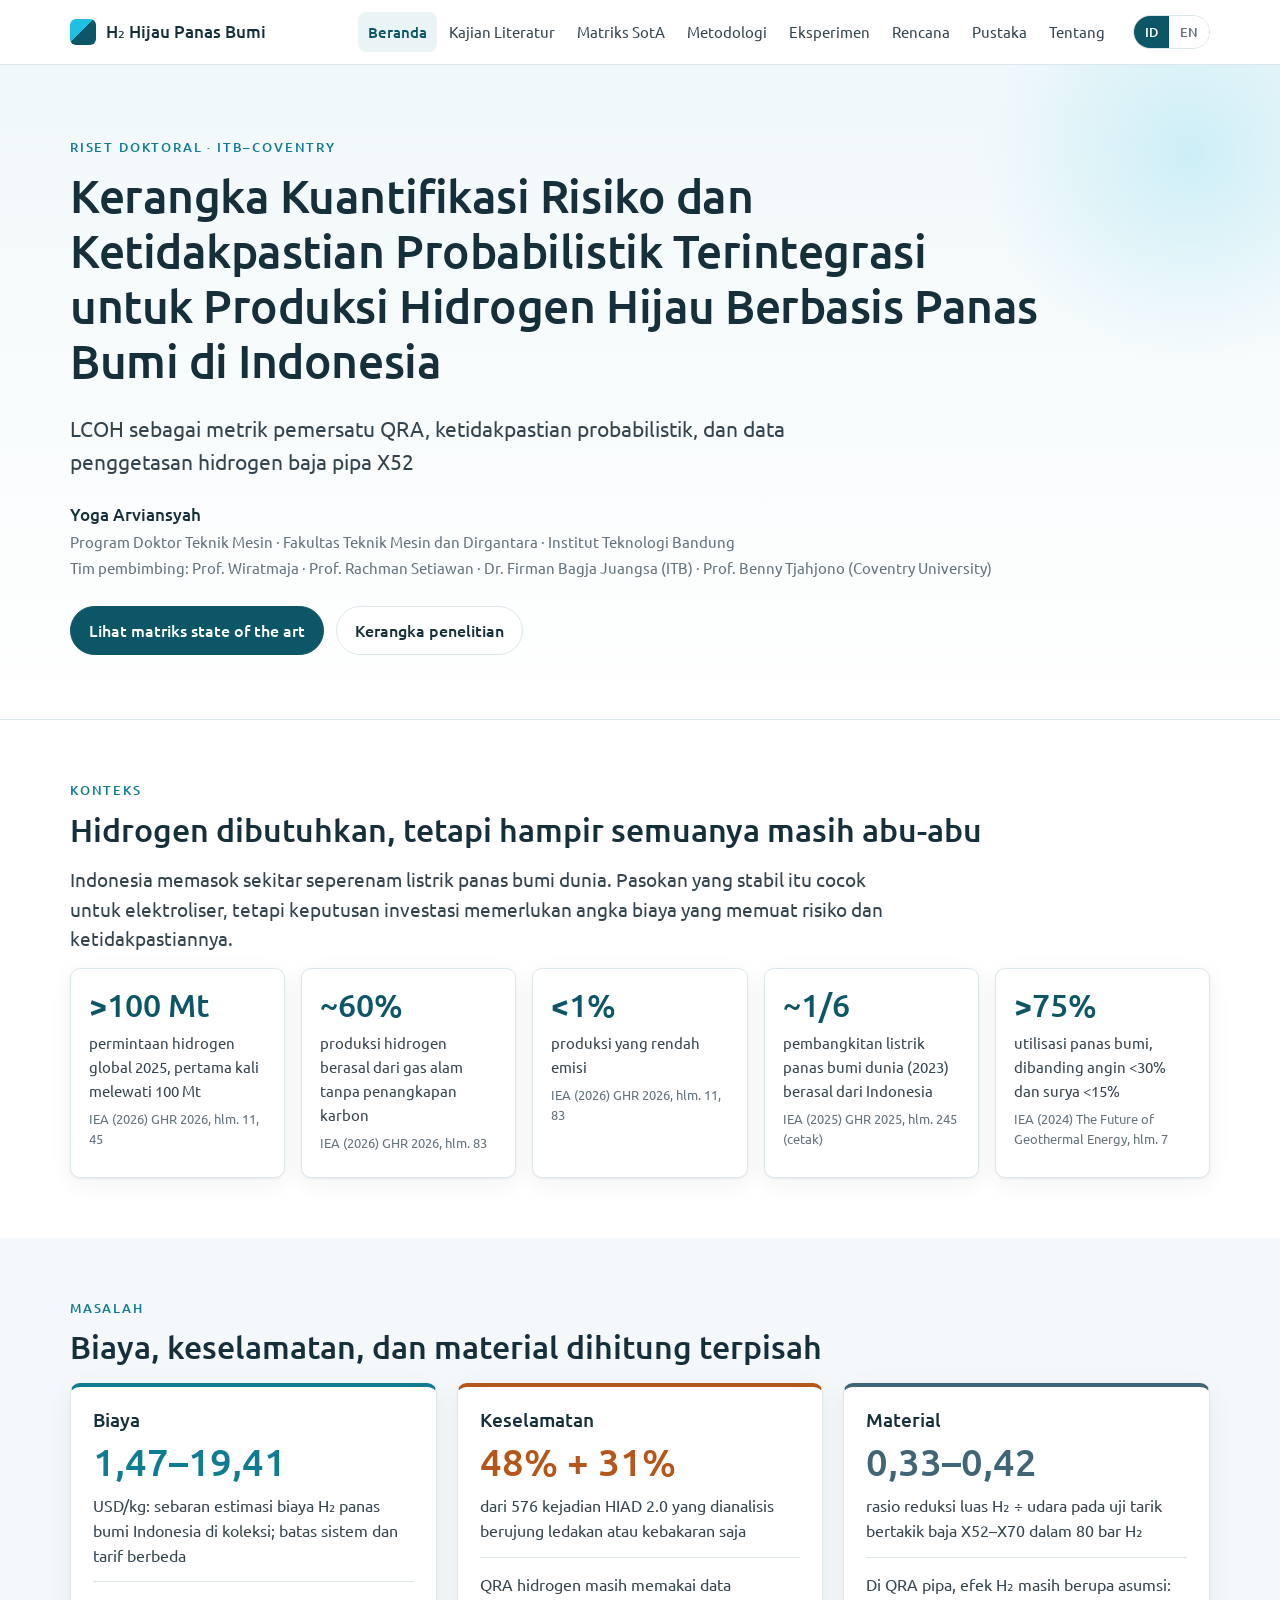
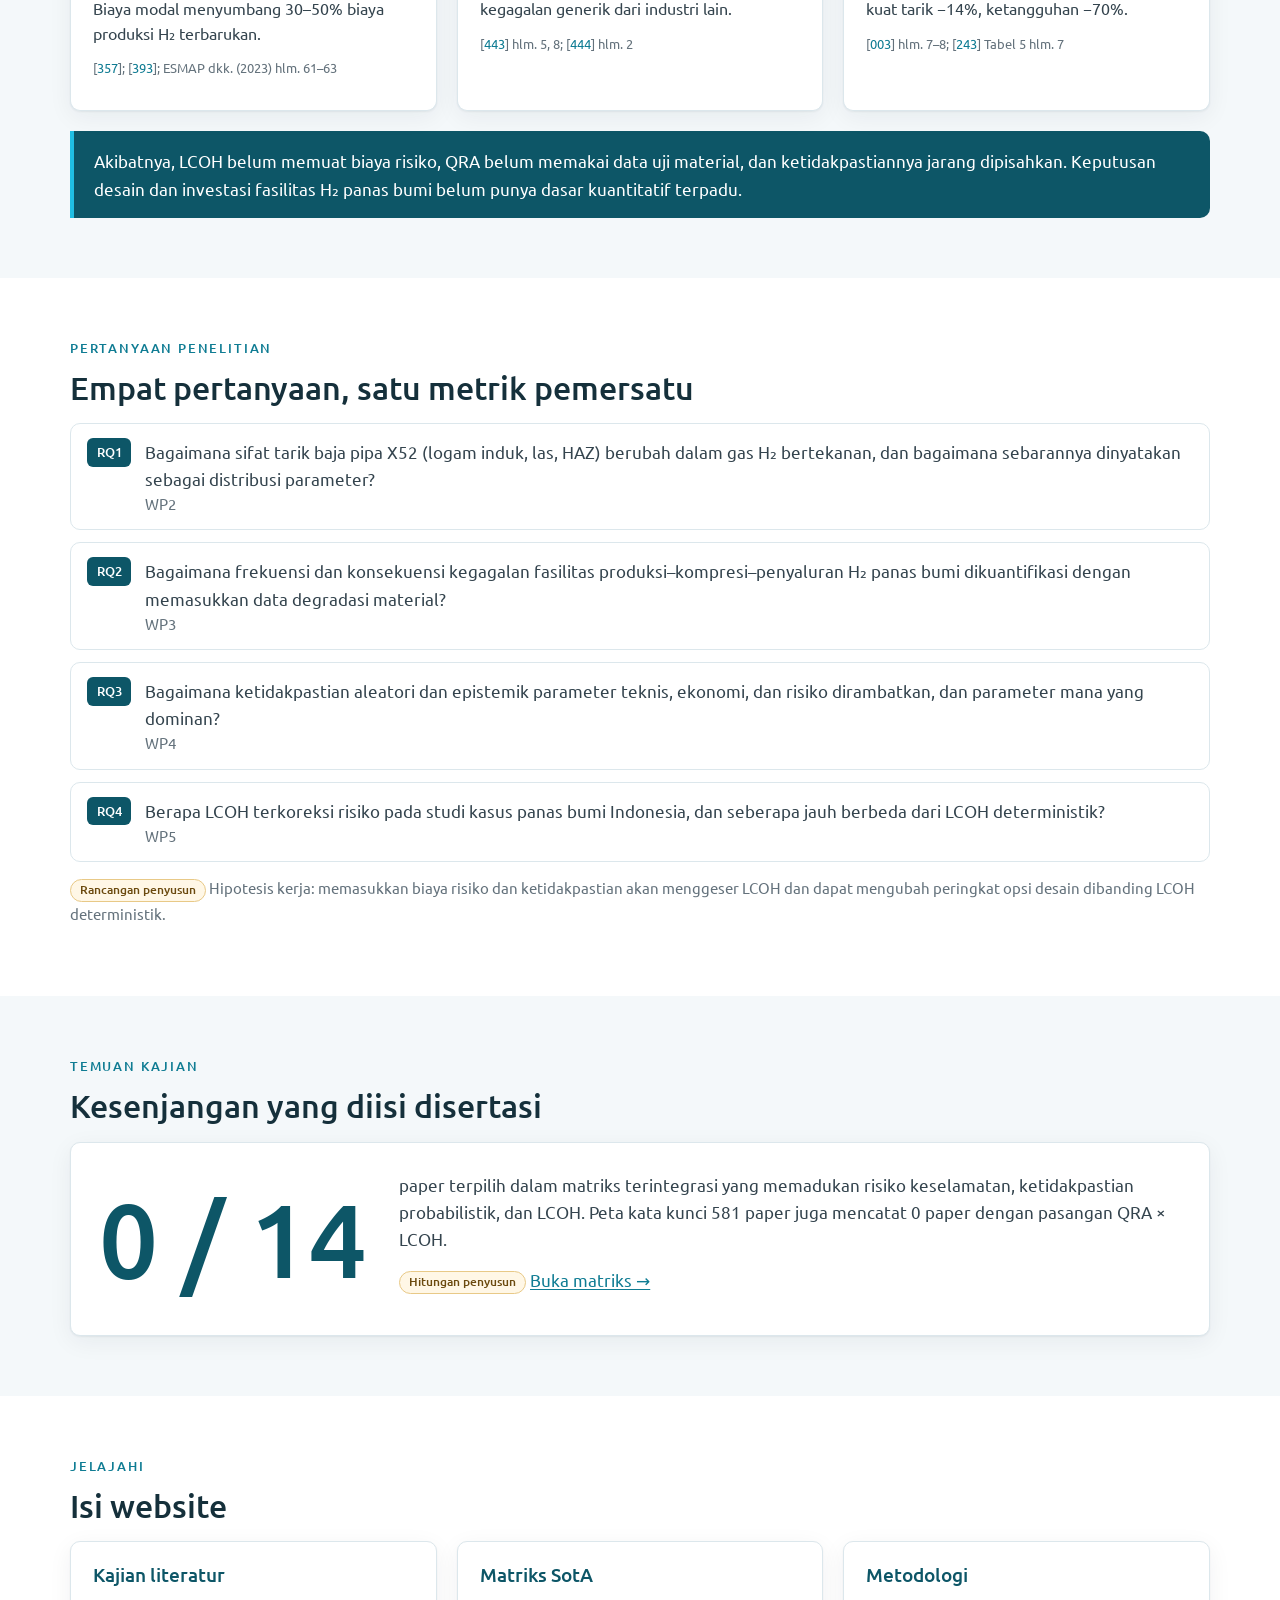
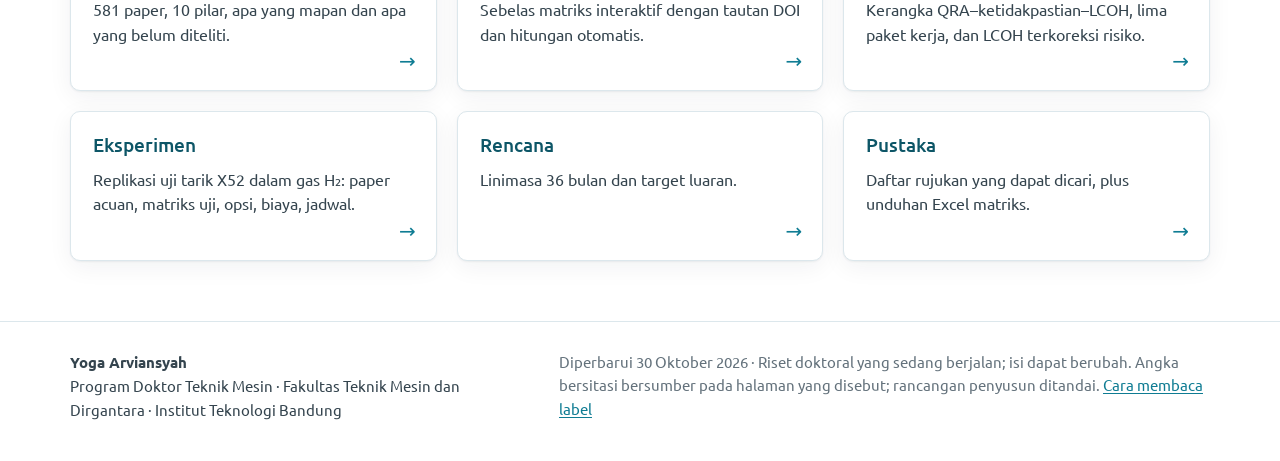
<file: index.html>
<!doctype html>
<html lang="id" data-lang="id" data-title-id="Beranda · H₂ Hijau Panas Bumi" data-title-en="Home · Geothermal Green H₂">
<head>
<meta charset="utf-8">
<meta name="viewport" content="width=device-width, initial-scale=1">
<meta name="color-scheme" content="light only">
<title>Beranda · H₂ Hijau Panas Bumi</title>
<meta name="description" content="Kerangka Kuantifikasi Risiko dan Ketidakpastian Probabilistik Terintegrasi untuk Produksi Hidrogen Hijau Berbasis Panas Bumi di Indonesia">
<meta property="og:title" content="Beranda · H₂ Hijau Panas Bumi">
<meta property="og:description" content="Kerangka Kuantifikasi Risiko dan Ketidakpastian Probabilistik Terintegrasi untuk Produksi Hidrogen Hijau Berbasis Panas Bumi di Indonesia">
<meta property="og:type" content="website">
<link rel="icon" href="assets/img/favicon.svg" type="image/svg+xml">
<link rel="stylesheet" href="assets/css/style.css">
<script>(function(){var l='id';try{var q=new URLSearchParams(location.search).get('lang');l=q||localStorage.getItem('lang')||'id'}catch(e){}if(l!=='en')l='id';var d=document.documentElement;d.setAttribute('data-lang',l);d.lang=l;})();</script>
</head>
<body>
<a class="skip" href="#main"><span lang="id">Lompat ke isi</span><span lang="en">Skip to content</span></a>
<header class="topbar"><div class="wrap bar">
  <a class="brand" href="index.html"><span class="logo" aria-hidden="true"></span><span><span lang="id">H₂ Hijau Panas Bumi</span><span lang="en">Geothermal Green H₂</span></span></a>
  <button class="menu" aria-expanded="false" aria-controls="nav" aria-label="Menu"><span></span><span></span><span></span></button>
  <nav id="nav" aria-label="Navigasi utama"><a href="index.html" aria-current="page"><span lang="id">Beranda</span><span lang="en">Home</span></a><a href="literatur.html"><span lang="id">Kajian Literatur</span><span lang="en">Literature</span></a><a href="matriks.html"><span lang="id">Matriks SotA</span><span lang="en">SotA Matrix</span></a><a href="metodologi.html"><span lang="id">Metodologi</span><span lang="en">Methodology</span></a><a href="eksperimen.html"><span lang="id">Eksperimen</span><span lang="en">Experiment</span></a><a href="rencana.html"><span lang="id">Rencana</span><span lang="en">Plan</span></a><a href="pustaka.html"><span lang="id">Pustaka</span><span lang="en">References</span></a><a href="tentang.html"><span lang="id">Tentang</span><span lang="en">About</span></a></nav>
  <div class="langsw" role="group" aria-label="Bahasa / Language"><button data-l="id">ID</button><button data-l="en">EN</button></div>
</div></header>
<main id="main">
<section class="hero"><div class="wrap hero-in"><p class="kicker"><span lang="id">Riset doktoral · ITB–Coventry</span><span lang="en">Doctoral research · ITB–Coventry</span></p><h1><span lang="id">Kerangka Kuantifikasi Risiko dan Ketidakpastian Probabilistik Terintegrasi untuk Produksi Hidrogen Hijau Berbasis Panas Bumi di Indonesia</span><span lang="en">An Integrated Probabilistic Risk and Uncertainty Quantification Framework for Geothermal-Based Green Hydrogen Production in Indonesia</span></h1><p class="hero-sub"><span lang="id">LCOH sebagai metrik pemersatu QRA, ketidakpastian probabilistik, dan data penggetasan hidrogen baja pipa X52</span><span lang="en">LCOH as the unifying metric for QRA, probabilistic uncertainty, and hydrogen embrittlement data on X52 pipeline steel</span></p><div class="who"><span class="name">Yoga Arviansyah</span><span><span lang="id">Program Doktor Teknik Mesin · Fakultas Teknik Mesin dan Dirgantara · Institut Teknologi Bandung</span><span lang="en">Doctoral Program in Mechanical Engineering · Faculty of Mechanical and Aerospace Engineering · Institut Teknologi Bandung</span></span><span><span lang="id">Tim pembimbing</span><span lang="en">Supervisors</span>: Prof. Wiratmaja · Prof. Rachman Setiawan · Dr. Firman Bagja Juangsa (ITB) · Prof. Benny Tjahjono (Coventry University)</span></div><div class="cta"><a class="btn pri" href="matriks.html"><span lang="id">Lihat matriks state of the art</span><span lang="en">Explore the state-of-the-art matrix</span></a><a class="btn" href="metodologi.html"><span lang="id">Kerangka penelitian</span><span lang="en">Research framework</span></a></div></div></section><section class="sec " id="konteks"><div class="wrap"><p class="kicker"><span lang="id">Konteks</span><span lang="en">Context</span></p><h2><span lang="id">Hidrogen dibutuhkan, tetapi hampir semuanya masih abu-abu</span><span lang="en">Hydrogen is needed, but almost all of it is still grey</span></h2><p lang="id" class="lead">Indonesia memasok sekitar seperenam listrik panas bumi dunia. Pasokan yang stabil itu cocok untuk elektroliser, tetapi keputusan investasi memerlukan angka biaya yang memuat risiko dan ketidakpastiannya.</p><p lang="en" class="lead">Indonesia supplies about one-sixth of the world’s geothermal electricity. That steady supply suits electrolysers, but investment decisions need cost figures that account for risk and uncertainty.</p><div class="stats"><div class="stat"><p class="big">>100 Mt</p><p><span lang="id">permintaan hidrogen global 2025, pertama kali melewati 100 Mt</span><span lang="en">global hydrogen demand in 2025, above 100 Mt for the first time</span></p><p class="src">IEA (2026) GHR 2026, hlm. 11, 45</p></div><div class="stat"><p class="big">~60%</p><p><span lang="id">produksi hidrogen berasal dari gas alam tanpa penangkapan karbon</span><span lang="en">of hydrogen production comes from unabated natural gas</span></p><p class="src">IEA (2026) GHR 2026, hlm. 83</p></div><div class="stat"><p class="big"><1%</p><p><span lang="id">produksi yang rendah emisi</span><span lang="en">of production is low-emission</span></p><p class="src">IEA (2026) GHR 2026, hlm. 11, 83</p></div><div class="stat"><p class="big">~1/6</p><p><span lang="id">pembangkitan listrik panas bumi dunia (2023) berasal dari Indonesia</span><span lang="en">of world geothermal power generation (2023) comes from Indonesia</span></p><p class="src">IEA (2025) GHR 2025, hlm. 245 (cetak)</p></div><div class="stat"><p class="big">>75%</p><p><span lang="id">utilisasi panas bumi, dibanding angin <30% dan surya <15%</span><span lang="en">geothermal utilisation, versus <30% for wind and <15% for solar</span></p><p class="src">IEA (2024) The Future of Geothermal Energy, hlm. 7</p></div></div></div></section><section class="sec alt" id="masalah"><div class="wrap"><p class="kicker"><span lang="id">Masalah</span><span lang="en">Problem</span></p><h2><span lang="id">Biaya, keselamatan, dan material dihitung terpisah</span><span lang="en">Cost, safety, and materials are assessed separately</span></h2><div class="g3"><article class="pcard"><h3><span lang="id">Biaya</span><span lang="en">Cost</span></h3><p class="big">1,47–19,41</p><p><span lang="id">USD/kg: sebaran estimasi biaya H₂ panas bumi Indonesia di koleksi; batas sistem dan tarif berbeda</span><span lang="en">USD/kg: spread of Indonesian geothermal H₂ cost estimates in the collection; system boundaries and tariffs differ</span></p><hr><p><span lang="id">Biaya modal menyumbang 30–50% biaya produksi H₂ terbarukan.</span><span lang="en">Cost of capital makes up 30–50% of renewable H₂ production cost.</span></p><p class="src">[<a class="cite" href="pustaka.html#r357">357</a>]; [<a class="cite" href="pustaka.html#r393">393</a>]; ESMAP dkk. (2023) hlm. 61–63</p></article><article class="pcard"><h3><span lang="id">Keselamatan</span><span lang="en">Safety</span></h3><p class="big">48% + 31%</p><p><span lang="id">dari 576 kejadian HIAD 2.0 yang dianalisis berujung ledakan atau kebakaran saja</span><span lang="en">of 576 analysed HIAD 2.0 events ended in an explosion or a fire only</span></p><hr><p><span lang="id">QRA hidrogen masih memakai data kegagalan generik dari industri lain.</span><span lang="en">Hydrogen QRA still relies on generic failure data from other industries.</span></p><p class="src">[<a class="cite" href="pustaka.html#r443">443</a>] hlm. 5, 8; [<a class="cite" href="pustaka.html#r444">444</a>] hlm. 2</p></article><article class="pcard"><h3><span lang="id">Material</span><span lang="en">Materials</span></h3><p class="big">0,33–0,42</p><p><span lang="id">rasio reduksi luas H₂ ÷ udara pada uji tarik bertakik baja X52–X70 dalam 80 bar H₂</span><span lang="en">H₂ ÷ air reduction-of-area ratio in notched tensile tests of X52–X70 steels at 80 bar H₂</span></p><hr><p><span lang="id">Di QRA pipa, efek H₂ masih berupa asumsi: kuat tarik −14%, ketangguhan −70%.</span><span lang="en">In pipeline QRA, the H₂ effect is still an assumption: tensile strength −14%, toughness −70%.</span></p><p class="src">[<a class="cite" href="pustaka.html#r003">003</a>] hlm. 7–8; [<a class="cite" href="pustaka.html#r243">243</a>] Tabel 5 hlm. 7</p></article></div><div class="callout dark"><p lang="id">Akibatnya, LCOH belum memuat biaya risiko, QRA belum memakai data uji material, dan ketidakpastiannya jarang dipisahkan. Keputusan desain dan investasi fasilitas H₂ panas bumi belum punya dasar kuantitatif terpadu.</p><p lang="en">As a result, LCOH does not include risk costs, QRA does not use material test data, and uncertainties are rarely separated. Design and investment decisions for geothermal H₂ facilities lack an integrated quantitative basis.</p></div></div></section><section class="sec " id="rq"><div class="wrap"><p class="kicker"><span lang="id">Pertanyaan penelitian</span><span lang="en">Research questions</span></p><h2><span lang="id">Empat pertanyaan, satu metrik pemersatu</span><span lang="en">Four questions, one unifying metric</span></h2><ol class="rqlist"><li><span class="tag">RQ1</span><div><p lang="id">Bagaimana sifat tarik baja pipa X52 (logam induk, las, HAZ) berubah dalam gas H₂ bertekanan, dan bagaimana sebarannya dinyatakan sebagai distribusi parameter?</p><p lang="en">How do the tensile properties of X52 pipeline steel (base metal, weld, HAZ) change in pressurised H₂ gas, and how can their scatter be expressed as parameter distributions?</p><p class="muted small">WP2</p></div></li><li><span class="tag">RQ2</span><div><p lang="id">Bagaimana frekuensi dan konsekuensi kegagalan fasilitas produksi–kompresi–penyaluran H₂ panas bumi dikuantifikasi dengan memasukkan data degradasi material?</p><p lang="en">How can the failure frequencies and consequences of a geothermal H₂ production–compression–delivery facility be quantified using material degradation data?</p><p class="muted small">WP3</p></div></li><li><span class="tag">RQ3</span><div><p lang="id">Bagaimana ketidakpastian aleatori dan epistemik parameter teknis, ekonomi, dan risiko dirambatkan, dan parameter mana yang dominan?</p><p lang="en">How are aleatory and epistemic uncertainties in technical, economic, and risk parameters propagated, and which parameters dominate?</p><p class="muted small">WP4</p></div></li><li><span class="tag">RQ4</span><div><p lang="id">Berapa LCOH terkoreksi risiko pada studi kasus panas bumi Indonesia, dan seberapa jauh berbeda dari LCOH deterministik?</p><p lang="en">What is the risk-adjusted LCOH for Indonesian geothermal case studies, and how far does it differ from the deterministic LCOH?</p><p class="muted small">WP5</p></div></li></ol><p class="note"><span class="badge b-design"><span lang="id">Rancangan penyusun</span><span lang="en">Author's design</span></span> <span lang="id">Hipotesis kerja: memasukkan biaya risiko dan ketidakpastian akan menggeser LCOH dan dapat mengubah peringkat opsi desain dibanding LCOH deterministik.</span><span lang="en">Working hypothesis: including risk costs and uncertainty will shift LCOH and may change the ranking of design options compared with deterministic LCOH.</span></p></div></section><section class="sec alt" id="temuan"><div class="wrap"><p class="kicker"><span lang="id">Temuan kajian</span><span lang="en">Review finding</span></p><h2><span lang="id">Kesenjangan yang diisi disertasi</span><span lang="en">The gap this dissertation fills</span></h2><div class="hero-num"><p class="huge">0 / 14</p><div><p lang="id">paper terpilih dalam matriks terintegrasi yang memadukan risiko keselamatan, ketidakpastian probabilistik, dan LCOH. Peta kata kunci 581 paper juga mencatat 0 paper dengan pasangan QRA × LCOH.</p><p lang="en">selected papers in the integrated matrix combine safety risk, probabilistic uncertainty, and LCOH. The keyword map of 581 papers also records 0 papers pairing QRA × LCOH.</p><p><span class="badge b-count"><span lang="id">Hitungan penyusun</span><span lang="en">Author's count</span></span> <a href="matriks.html"><span lang="id">Buka matriks</span><span lang="en">Open the matrix</span> →</a></p></div></div></div></section><section class="sec " id="jelajah"><div class="wrap"><p class="kicker"><span lang="id">Jelajahi</span><span lang="en">Explore</span></p><h2><span lang="id">Isi website</span><span lang="en">What is inside</span></h2><div class="g3"><a class="tile" href="literatur.html"><h3><span lang="id">Kajian literatur</span><span lang="en">Literature review</span></h3><p><span lang="id">581 paper, 10 pilar, apa yang mapan dan apa yang belum diteliti.</span><span lang="en">581 papers, 10 pillars: what is settled and what is not yet studied.</span></p><span class="arrow">→</span></a><a class="tile" href="matriks.html"><h3><span lang="id">Matriks SotA</span><span lang="en">SotA matrix</span></h3><p><span lang="id">Sebelas matriks interaktif dengan tautan DOI dan hitungan otomatis.</span><span lang="en">Eleven interactive matrices with DOI links and automatic counts.</span></p><span class="arrow">→</span></a><a class="tile" href="metodologi.html"><h3><span lang="id">Metodologi</span><span lang="en">Methodology</span></h3><p><span lang="id">Kerangka QRA–ketidakpastian–LCOH, lima paket kerja, dan LCOH terkoreksi risiko.</span><span lang="en">QRA–uncertainty–LCOH framework, five work packages, and risk-adjusted LCOH.</span></p><span class="arrow">→</span></a><a class="tile" href="eksperimen.html"><h3><span lang="id">Eksperimen</span><span lang="en">Experiment</span></h3><p><span lang="id">Replikasi uji tarik X52 dalam gas H₂: paper acuan, matriks uji, opsi, biaya, jadwal.</span><span lang="en">Replicating X52 tensile tests in H₂ gas: reference papers, test matrix, options, cost, schedule.</span></p><span class="arrow">→</span></a><a class="tile" href="rencana.html"><h3><span lang="id">Rencana</span><span lang="en">Plan</span></h3><p><span lang="id">Linimasa 36 bulan dan target luaran.</span><span lang="en">36-month timeline and target outputs.</span></p><span class="arrow">→</span></a><a class="tile" href="pustaka.html"><h3><span lang="id">Pustaka</span><span lang="en">References</span></h3><p><span lang="id">Daftar rujukan yang dapat dicari, plus unduhan Excel matriks.</span><span lang="en">Searchable reference list, plus the matrix Excel download.</span></p><span class="arrow">→</span></a></div></div></section>
</main>
<footer class="foot"><div class="wrap">
  <div><strong>Yoga Arviansyah</strong><br><span lang="id">Program Doktor Teknik Mesin · Fakultas Teknik Mesin dan Dirgantara · Institut Teknologi Bandung</span><span lang="en">Doctoral Program in Mechanical Engineering · Faculty of Mechanical and Aerospace Engineering · Institut Teknologi Bandung</span></div>
  <div class="muted"><span lang="id">Diperbarui 30 Oktober 2026</span><span lang="en">Updated 30 October 2026</span> · <span lang="id">Riset doktoral yang sedang berjalan; isi dapat berubah. Angka bersitasi bersumber pada halaman yang disebut; rancangan penyusun ditandai.</span><span lang="en">Ongoing doctoral research; content may change. Cited figures come from the stated pages; author designs are labelled.</span>
  <a href="tentang.html#label"><span lang="id">Cara membaca label</span><span lang="en">How to read labels</span></a></div>
</div></footer>

<script src="assets/js/site.js"></script>
</body>
</html>
</file>
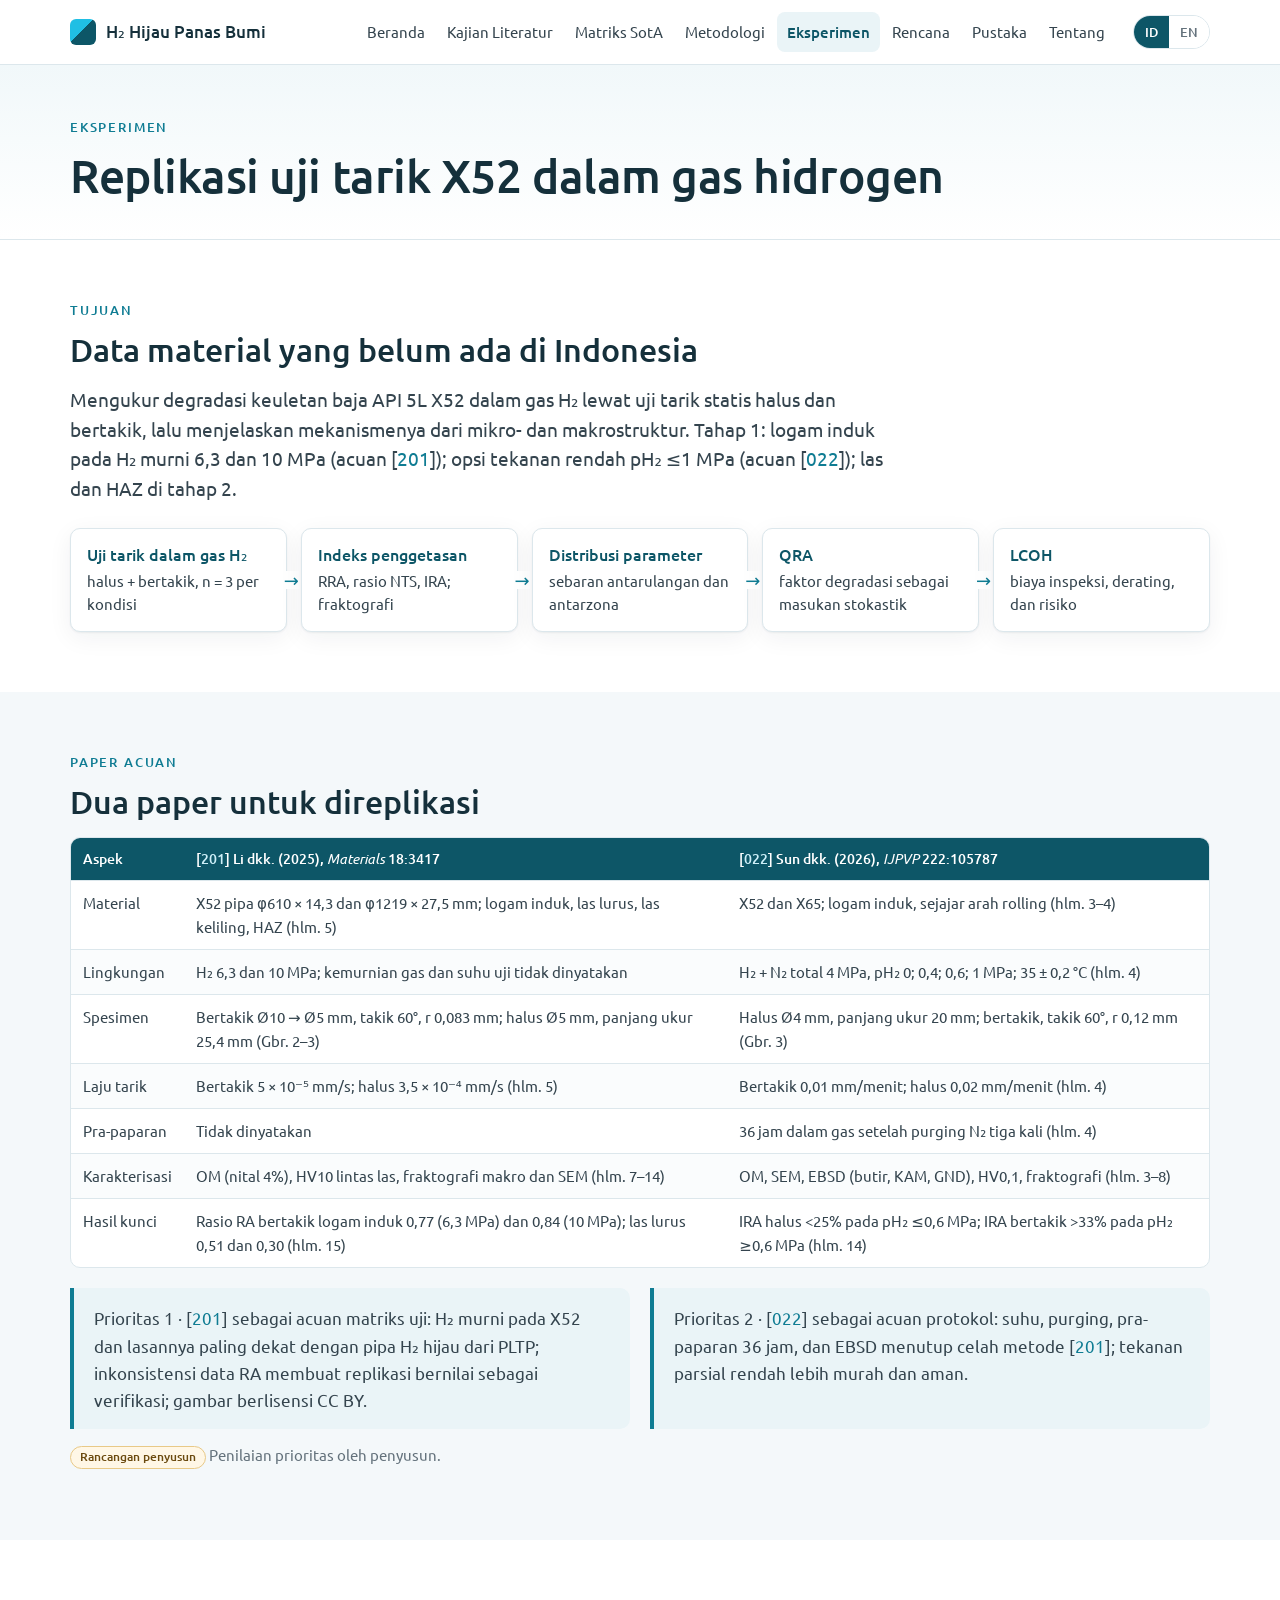
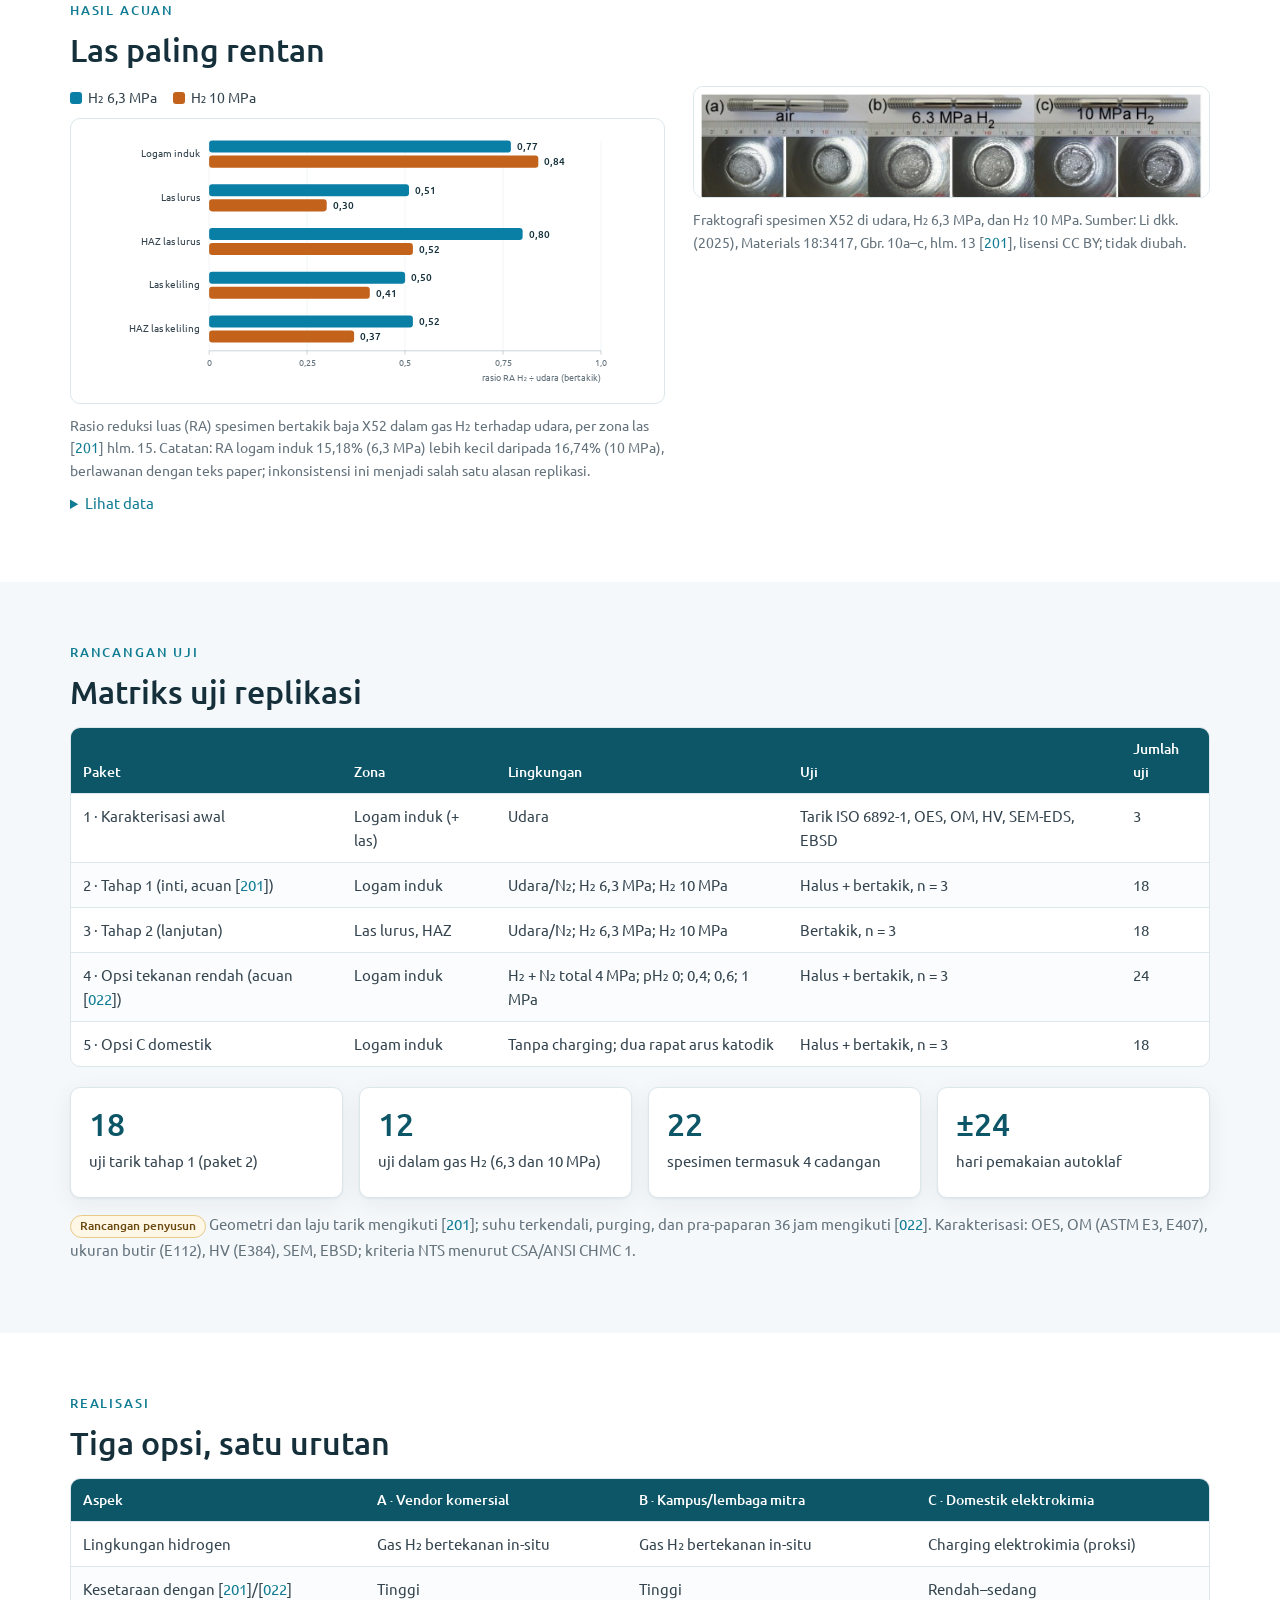
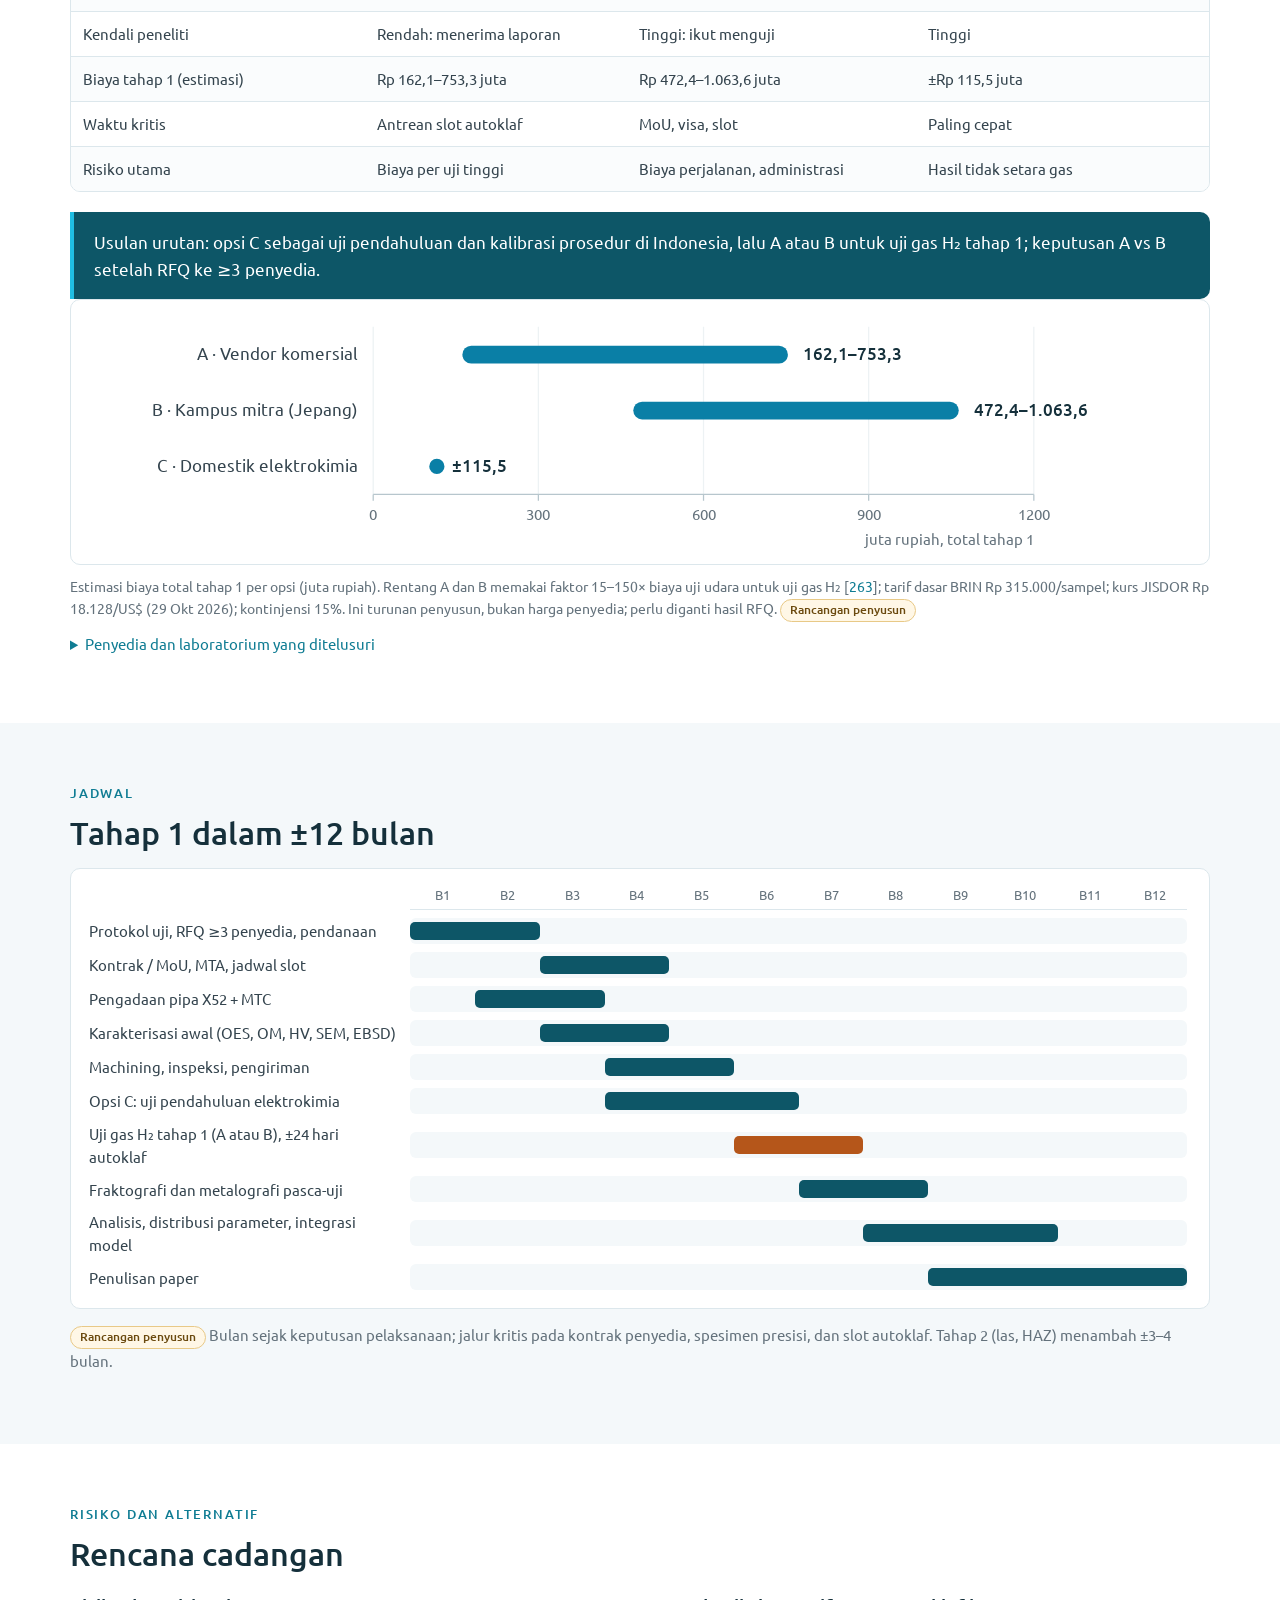
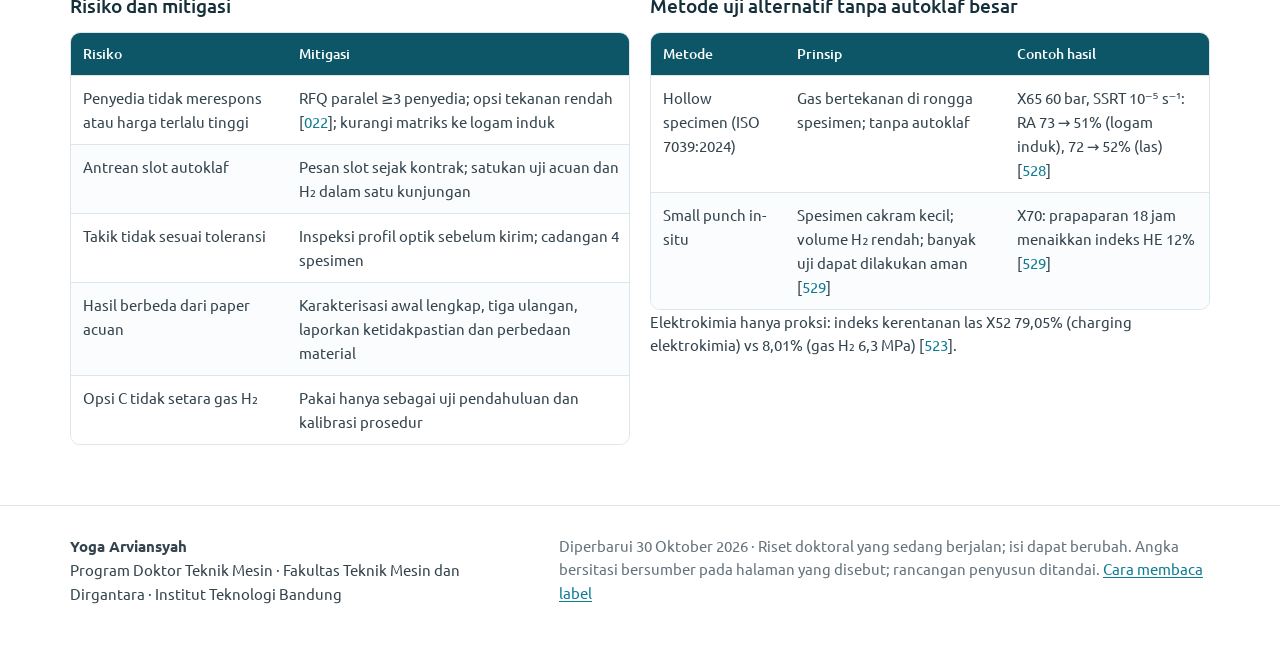
<file: eksperimen.html>
<!doctype html>
<html lang="id" data-lang="id" data-title-id="Eksperimen · H₂ Hijau Panas Bumi" data-title-en="Experiment · Geothermal Green H₂">
<head>
<meta charset="utf-8">
<meta name="viewport" content="width=device-width, initial-scale=1">
<meta name="color-scheme" content="light only">
<title>Eksperimen · H₂ Hijau Panas Bumi</title>
<meta name="description" content="Rencana replikasi uji tarik baja X52 dalam gas hidrogen.">
<meta property="og:title" content="Eksperimen · H₂ Hijau Panas Bumi">
<meta property="og:description" content="Rencana replikasi uji tarik baja X52 dalam gas hidrogen.">
<meta property="og:type" content="website">
<link rel="icon" href="assets/img/favicon.svg" type="image/svg+xml">
<link rel="stylesheet" href="assets/css/style.css">
<script>(function(){var l='id';try{var q=new URLSearchParams(location.search).get('lang');l=q||localStorage.getItem('lang')||'id'}catch(e){}if(l!=='en')l='id';var d=document.documentElement;d.setAttribute('data-lang',l);d.lang=l;})();</script>
</head>
<body>
<a class="skip" href="#main"><span lang="id">Lompat ke isi</span><span lang="en">Skip to content</span></a>
<header class="topbar"><div class="wrap bar">
  <a class="brand" href="index.html"><span class="logo" aria-hidden="true"></span><span><span lang="id">H₂ Hijau Panas Bumi</span><span lang="en">Geothermal Green H₂</span></span></a>
  <button class="menu" aria-expanded="false" aria-controls="nav" aria-label="Menu"><span></span><span></span><span></span></button>
  <nav id="nav" aria-label="Navigasi utama"><a href="index.html"><span lang="id">Beranda</span><span lang="en">Home</span></a><a href="literatur.html"><span lang="id">Kajian Literatur</span><span lang="en">Literature</span></a><a href="matriks.html"><span lang="id">Matriks SotA</span><span lang="en">SotA Matrix</span></a><a href="metodologi.html"><span lang="id">Metodologi</span><span lang="en">Methodology</span></a><a href="eksperimen.html" aria-current="page"><span lang="id">Eksperimen</span><span lang="en">Experiment</span></a><a href="rencana.html"><span lang="id">Rencana</span><span lang="en">Plan</span></a><a href="pustaka.html"><span lang="id">Pustaka</span><span lang="en">References</span></a><a href="tentang.html"><span lang="id">Tentang</span><span lang="en">About</span></a></nav>
  <div class="langsw" role="group" aria-label="Bahasa / Language"><button data-l="id">ID</button><button data-l="en">EN</button></div>
</div></header>
<main id="main">
<div class="pagehead"><div class="wrap"><p class="kicker"><span lang="id">Eksperimen</span><span lang="en">Experiment</span></p><h1><span lang="id">Replikasi uji tarik X52 dalam gas hidrogen</span><span lang="en">Replicating X52 tensile tests in hydrogen gas</span></h1></div></div><section class="sec " id="tujuan"><div class="wrap"><p class="kicker"><span lang="id">Tujuan</span><span lang="en">Aim</span></p><h2><span lang="id">Data material yang belum ada di Indonesia</span><span lang="en">Material data that do not yet exist in Indonesia</span></h2><p lang="id" class="lead">Mengukur degradasi keuletan baja API 5L X52 dalam gas H₂ lewat uji tarik statis halus dan bertakik, lalu menjelaskan mekanismenya dari mikro- dan makrostruktur. Tahap 1: logam induk pada H₂ murni 6,3 dan 10 MPa (acuan [<a class="cite" href="pustaka.html#r201">201</a>]); opsi tekanan rendah pH₂ ≤1 MPa (acuan [<a class="cite" href="pustaka.html#r022">022</a>]); las dan HAZ di tahap 2.</p><p lang="en" class="lead">Measure the ductility loss of API 5L X52 steel in H₂ gas through smooth and notched static tensile tests, and explain the mechanisms from micro- and macrostructure. Stage 1: base metal in pure H₂ at 6.3 and 10 MPa (after [<a class="cite" href="pustaka.html#r201">201</a>]); a low-pressure option at pH₂ ≤1 MPa (after [<a class="cite" href="pustaka.html#r022">022</a>]); welds and HAZ in stage 2.</p><div class="flow"><div class="fstep2"><h4><span lang="id">Uji tarik dalam gas H₂</span><span lang="en">Tensile tests in H₂ gas</span></h4><p><span lang="id">halus + bertakik, n = 3 per kondisi</span><span lang="en">smooth + notched, n = 3 per condition</span></p></div><div class="fstep2"><h4><span lang="id">Indeks penggetasan</span><span lang="en">Embrittlement indices</span></h4><p><span lang="id">RRA, rasio NTS, IRA; fraktografi</span><span lang="en">RRA, NTS ratio, IRA; fractography</span></p></div><div class="fstep2"><h4><span lang="id">Distribusi parameter</span><span lang="en">Parameter distributions</span></h4><p><span lang="id">sebaran antarulangan dan antarzona</span><span lang="en">scatter across replicates and zones</span></p></div><div class="fstep2"><h4><span lang="id">QRA</span><span lang="en">QRA</span></h4><p><span lang="id">faktor degradasi sebagai masukan stokastik</span><span lang="en">degradation factor as a stochastic input</span></p></div><div class="fstep2"><h4><span lang="id">LCOH</span><span lang="en">LCOH</span></h4><p><span lang="id">biaya inspeksi, derating, dan risiko</span><span lang="en">inspection, derating, and risk costs</span></p></div></div></div></section><section class="sec alt" id="acuan"><div class="wrap"><p class="kicker"><span lang="id">Paper acuan</span><span lang="en">Reference papers</span></p><h2><span lang="id">Dua paper untuk direplikasi</span><span lang="en">Two papers to replicate</span></h2><div class="tbl "><table><thead><tr><th scope="col"><span lang="id">Aspek</span><span lang="en">Aspect</span></th><th scope="col">[<a class="cite" href="pustaka.html#r201">201</a>] Li dkk. (2025), <i>Materials</i> 18:3417</th><th scope="col">[<a class="cite" href="pustaka.html#r022">022</a>] Sun dkk. (2026), <i>IJPVP</i> 222:105787</th></tr></thead><tbody><tr><td><span lang="id">Material</span><span lang="en">Material</span></td><td><span lang="id">X52 pipa φ610 × 14,3 dan φ1219 × 27,5 mm; logam induk, las lurus, las keliling, HAZ (hlm. 5)</span><span lang="en">X52 pipe φ610 × 14.3 and φ1219 × 27.5 mm; base metal, seam weld, girth weld, HAZ (p. 5)</span></td><td><span lang="id">X52 dan X65; logam induk, sejajar arah rolling (hlm. 3–4)</span><span lang="en">X52 and X65; base metal, parallel to rolling direction (pp. 3–4)</span></td></tr><tr><td><span lang="id">Lingkungan</span><span lang="en">Environment</span></td><td><span lang="id">H₂ 6,3 dan 10 MPa; kemurnian gas dan suhu uji tidak dinyatakan</span><span lang="en">H₂ at 6.3 and 10 MPa; gas purity and test temperature not stated</span></td><td><span lang="id">H₂ + N₂ total 4 MPa, pH₂ 0; 0,4; 0,6; 1 MPa; 35 ± 0,2 °C (hlm. 4)</span><span lang="en">H₂ + N₂ at 4 MPa total, pH₂ 0; 0.4; 0.6; 1 MPa; 35 ± 0.2 °C (p. 4)</span></td></tr><tr><td><span lang="id">Spesimen</span><span lang="en">Specimens</span></td><td><span lang="id">Bertakik Ø10 → Ø5 mm, takik 60°, r 0,083 mm; halus Ø5 mm, panjang ukur 25,4 mm (Gbr. 2–3)</span><span lang="en">Notched Ø10 → Ø5 mm, 60° notch, r 0.083 mm; smooth Ø5 mm, 25.4 mm gauge length (Figs. 2–3)</span></td><td><span lang="id">Halus Ø4 mm, panjang ukur 20 mm; bertakik, takik 60°, r 0,12 mm (Gbr. 3)</span><span lang="en">Smooth Ø4 mm, 20 mm gauge length; notched, 60° notch, r 0.12 mm (Fig. 3)</span></td></tr><tr><td><span lang="id">Laju tarik</span><span lang="en">Loading rate</span></td><td><span lang="id">Bertakik 5 × 10⁻⁵ mm/s; halus 3,5 × 10⁻⁴ mm/s (hlm. 5)</span><span lang="en">Notched 5 × 10⁻⁵ mm/s; smooth 3.5 × 10⁻⁴ mm/s (p. 5)</span></td><td><span lang="id">Bertakik 0,01 mm/menit; halus 0,02 mm/menit (hlm. 4)</span><span lang="en">Notched 0.01 mm/min; smooth 0.02 mm/min (p. 4)</span></td></tr><tr><td><span lang="id">Pra-paparan</span><span lang="en">Pre-exposure</span></td><td><span lang="id">Tidak dinyatakan</span><span lang="en">Not stated</span></td><td><span lang="id">36 jam dalam gas setelah purging N₂ tiga kali (hlm. 4)</span><span lang="en">36 h in gas after three N₂ purges (p. 4)</span></td></tr><tr><td><span lang="id">Karakterisasi</span><span lang="en">Characterisation</span></td><td><span lang="id">OM (nital 4%), HV10 lintas las, fraktografi makro dan SEM (hlm. 7–14)</span><span lang="en">OM (4% nital), HV10 across welds, macro and SEM fractography (pp. 7–14)</span></td><td><span lang="id">OM, SEM, EBSD (butir, KAM, GND), HV0,1, fraktografi (hlm. 3–8)</span><span lang="en">OM, SEM, EBSD (grains, KAM, GND), HV0.1, fractography (pp. 3–8)</span></td></tr><tr><td><span lang="id">Hasil kunci</span><span lang="en">Key result</span></td><td><span lang="id">Rasio RA bertakik logam induk 0,77 (6,3 MPa) dan 0,84 (10 MPa); las lurus 0,51 dan 0,30 (hlm. 15)</span><span lang="en">Notched RA ratio: base metal 0.77 (6.3 MPa) and 0.84 (10 MPa); seam weld 0.51 and 0.30 (p. 15)</span></td><td><span lang="id">IRA halus <25% pada pH₂ ≤0,6 MPa; IRA bertakik >33% pada pH₂ ≥0,6 MPa (hlm. 14)</span><span lang="en">Smooth IRA <25% at pH₂ ≤0.6 MPa; notched IRA >33% at pH₂ ≥0.6 MPa (p. 14)</span></td></tr></tbody></table></div><div class="g2"><div class="callout"><p lang="id">Prioritas 1 · [<a class="cite" href="pustaka.html#r201">201</a>] sebagai acuan matriks uji: H₂ murni pada X52 dan lasannya paling dekat dengan pipa H₂ hijau dari PLTP; inkonsistensi data RA membuat replikasi bernilai sebagai verifikasi; gambar berlisensi CC BY.</p><p lang="en">Priority 1 · [<a class="cite" href="pustaka.html#r201">201</a>] as the test-matrix reference: pure H₂ on X52 and its welds is closest to green-H₂ pipelines from geothermal plants; inconsistent RA data make replication valuable as verification; figures are CC BY.</p></div><div class="callout"><p lang="id">Prioritas 2 · [<a class="cite" href="pustaka.html#r022">022</a>] sebagai acuan protokol: suhu, purging, pra-paparan 36 jam, dan EBSD menutup celah metode [<a class="cite" href="pustaka.html#r201">201</a>]; tekanan parsial rendah lebih murah dan aman.</p><p lang="en">Priority 2 · [<a class="cite" href="pustaka.html#r022">022</a>] as the protocol reference: temperature, purging, 36 h pre-exposure, and EBSD close the method gaps of [<a class="cite" href="pustaka.html#r201">201</a>]; low partial pressure is cheaper and safer.</p></div></div><p class="note"><span class="badge b-design"><span lang="id">Rancangan penyusun</span><span lang="en">Author's design</span></span> <span lang="id">Penilaian prioritas oleh penyusun.</span><span lang="en">Priority assessment by the author.</span></p></div></section><section class="sec " id="hasil"><div class="wrap"><p class="kicker"><span lang="id">Hasil acuan</span><span lang="en">Reference results</span></p><h2><span lang="id">Las paling rentan</span><span lang="en">Welds are the most susceptible</span></h2><div class="split"><figure class="fig"><div class="legend"><span><i class="sw" style="background:#0A7FA6"></i>H₂ 6,3 MPa</span><span><i class="sw" style="background:#C2621B"></i>H₂ 10 MPa</span></div><div class="chartbox"><svg viewBox="0 0 760 350" role="img" aria-labelledby="raT" class="chart"><title id="raT">RA ratio X52 [201]</title><line x1="170.0" y1="10" x2="170.0" y2="289.0" class="gl"/><line x1="300.0" y1="10" x2="300.0" y2="289.0" class="gl"/><line x1="430.0" y1="10" x2="430.0" y2="289.0" class="gl"/><line x1="560.0" y1="10" x2="560.0" y2="289.0" class="gl"/><line x1="690.0" y1="10" x2="690.0" y2="289.0" class="gl"/><text x="158" y="32" class="lb" text-anchor="end" lang="id">Logam induk</text><text x="158" y="32" class="lb" text-anchor="end" lang="en">Base metal</text><g class="mk" tabindex="0"><title>Logam induk / Base metal · 6,3 MPa · 0,77</title><rect x="170" y="10" width="400.4" height="16" rx="4" fill="#0A7FA6"/><text x="578.4" y="23" class="vl">0,77</text></g><g class="mk" tabindex="0"><title>Logam induk / Base metal · 10 MPa · 0,84</title><rect x="170" y="30" width="436.8" height="16" rx="4" fill="#C2621B"/><text x="614.8" y="43" class="vl">0,84</text></g><text x="158" y="90" class="lb" text-anchor="end" lang="id">Las lurus</text><text x="158" y="90" class="lb" text-anchor="end" lang="en">Seam weld</text><g class="mk" tabindex="0"><title>Las lurus / Seam weld · 6,3 MPa · 0,51</title><rect x="170" y="68" width="265.2" height="16" rx="4" fill="#0A7FA6"/><text x="443.2" y="81" class="vl">0,51</text></g><g class="mk" tabindex="0"><title>Las lurus / Seam weld · 10 MPa · 0,30</title><rect x="170" y="88" width="156.0" height="16" rx="4" fill="#C2621B"/><text x="334.0" y="101" class="vl">0,30</text></g><text x="158" y="148" class="lb" text-anchor="end" lang="id">HAZ las lurus</text><text x="158" y="148" class="lb" text-anchor="end" lang="en">Seam-weld HAZ</text><g class="mk" tabindex="0"><title>HAZ las lurus / Seam-weld HAZ · 6,3 MPa · 0,80</title><rect x="170" y="126" width="416.0" height="16" rx="4" fill="#0A7FA6"/><text x="594.0" y="139" class="vl">0,80</text></g><g class="mk" tabindex="0"><title>HAZ las lurus / Seam-weld HAZ · 10 MPa · 0,52</title><rect x="170" y="146" width="270.4" height="16" rx="4" fill="#C2621B"/><text x="448.4" y="159" class="vl">0,52</text></g><text x="158" y="206" class="lb" text-anchor="end" lang="id">Las keliling</text><text x="158" y="206" class="lb" text-anchor="end" lang="en">Girth weld</text><g class="mk" tabindex="0"><title>Las keliling / Girth weld · 6,3 MPa · 0,50</title><rect x="170" y="184" width="260.0" height="16" rx="4" fill="#0A7FA6"/><text x="438.0" y="197" class="vl">0,50</text></g><g class="mk" tabindex="0"><title>Las keliling / Girth weld · 10 MPa · 0,41</title><rect x="170" y="204" width="213.2" height="16" rx="4" fill="#C2621B"/><text x="391.2" y="217" class="vl">0,41</text></g><text x="158" y="264" class="lb" text-anchor="end" lang="id">HAZ las keliling</text><text x="158" y="264" class="lb" text-anchor="end" lang="en">Girth-weld HAZ</text><g class="mk" tabindex="0"><title>HAZ las keliling / Girth-weld HAZ · 6,3 MPa · 0,52</title><rect x="170" y="242" width="270.4" height="16" rx="4" fill="#0A7FA6"/><text x="448.4" y="255" class="vl">0,52</text></g><g class="mk" tabindex="0"><title>HAZ las keliling / Girth-weld HAZ · 10 MPa · 0,37</title><rect x="170" y="262" width="192.4" height="16" rx="4" fill="#C2621B"/><text x="370.4" y="275" class="vl">0,37</text></g><line x1="170" y1="289.0" x2="690" y2="289.0" class="ax"/><line x1="170.0" y1="289.0" x2="170.0" y2="294.0" class="ax"/><text x="170.0" y="309.0" class="tk" text-anchor="middle">0</text><line x1="300.0" y1="289.0" x2="300.0" y2="294.0" class="ax"/><text x="300.0" y="309.0" class="tk" text-anchor="middle">0,25</text><line x1="430.0" y1="289.0" x2="430.0" y2="294.0" class="ax"/><text x="430.0" y="309.0" class="tk" text-anchor="middle">0,5</text><line x1="560.0" y1="289.0" x2="560.0" y2="294.0" class="ax"/><text x="560.0" y="309.0" class="tk" text-anchor="middle">0,75</text><line x1="690.0" y1="289.0" x2="690.0" y2="294.0" class="ax"/><text x="690.0" y="309.0" class="tk" text-anchor="middle">1,0</text><text x="690" y="329.0" class="tk" text-anchor="end" lang="id">rasio RA H₂ ÷ udara (bertakik)</text><text x="690" y="329.0" class="tk" text-anchor="end" lang="en">notched RA ratio, H₂ ÷ air</text></svg></div><figcaption><span lang="id">Rasio reduksi luas (RA) spesimen bertakik baja X52 dalam gas H₂ terhadap udara, per zona las [<a class="cite" href="pustaka.html#r201">201</a>] hlm. 15. Catatan: RA logam induk 15,18% (6,3 MPa) lebih kecil daripada 16,74% (10 MPa), berlawanan dengan teks paper; inkonsistensi ini menjadi salah satu alasan replikasi.</span><span lang="en">Reduction-of-area (RA) ratio of notched X52 specimens in H₂ gas relative to air, by weld zone [<a class="cite" href="pustaka.html#r201">201</a>] p. 15. Note: base-metal RA of 15.18% (6.3 MPa) is lower than 16.74% (10 MPa), contrary to the paper text; this inconsistency is one reason for replication.</span></figcaption><details class="dview"><summary><span lang="id">Lihat data</span><span lang="en">View data</span></summary><div class="tbl "><table><thead><tr><th scope="col"><span lang="id">Zona</span><span lang="en">Zone</span></th><th scope="col">H₂ 6,3 MPa</th><th scope="col">H₂ 10 MPa</th></tr></thead><tbody><tr><td><span lang="id">Logam induk</span><span lang="en">Base metal</span></td><td>0,77</td><td>0,84</td></tr><tr><td><span lang="id">Las lurus</span><span lang="en">Seam weld</span></td><td>0,51</td><td>0,30</td></tr><tr><td><span lang="id">HAZ las lurus</span><span lang="en">Seam-weld HAZ</span></td><td>0,80</td><td>0,52</td></tr><tr><td><span lang="id">Las keliling</span><span lang="en">Girth weld</span></td><td>0,50</td><td>0,41</td></tr><tr><td><span lang="id">HAZ las keliling</span><span lang="en">Girth-weld HAZ</span></td><td>0,52</td><td>0,37</td></tr></tbody></table></div></details></figure><figure class="fig"><img src="assets/img/li2025-fig10.jpg" alt="Permukaan patahan spesimen X52 di udara, 6,3 MPa, dan 10 MPa H₂" loading="lazy"><figcaption><span lang="id">Fraktografi spesimen X52 di udara, H₂ 6,3 MPa, dan H₂ 10 MPa. Sumber: Li dkk. (2025), Materials 18:3417, Gbr. 10a–c, hlm. 13 [<a class="cite" href="pustaka.html#r201">201</a>], lisensi CC BY; tidak diubah.</span><span lang="en">Fractography of X52 specimens in air, 6.3 MPa H₂, and 10 MPa H₂. Source: Li et al. (2025), Materials 18:3417, Fig. 10a–c, p. 13 [<a class="cite" href="pustaka.html#r201">201</a>], CC BY licence; unmodified.</span></figcaption></figure></div></div></section><section class="sec alt" id="matriks-uji"><div class="wrap"><p class="kicker"><span lang="id">Rancangan uji</span><span lang="en">Test design</span></p><h2><span lang="id">Matriks uji replikasi</span><span lang="en">Replication test matrix</span></h2><div class="tbl "><table><thead><tr><th scope="col"><span lang="id">Paket</span><span lang="en">Package</span></th><th scope="col"><span lang="id">Zona</span><span lang="en">Zone</span></th><th scope="col"><span lang="id">Lingkungan</span><span lang="en">Environment</span></th><th scope="col"><span lang="id">Uji</span><span lang="en">Tests</span></th><th scope="col"><span lang="id">Jumlah uji</span><span lang="en">No. of tests</span></th></tr></thead><tbody><tr><td><span lang="id">1 · Karakterisasi awal</span><span lang="en">1 · Baseline characterisation</span></td><td><span lang="id">Logam induk (+ las)</span><span lang="en">Base metal (+ weld)</span></td><td><span lang="id">Udara</span><span lang="en">Air</span></td><td><span lang="id">Tarik ISO 6892-1, OES, OM, HV, SEM-EDS, EBSD</span><span lang="en">Tensile ISO 6892-1, OES, OM, HV, SEM-EDS, EBSD</span></td><td>3</td></tr><tr><td><span lang="id">2 · Tahap 1 (inti, acuan [<a class="cite" href="pustaka.html#r201">201</a>])</span><span lang="en">2 · Stage 1 (core, after [<a class="cite" href="pustaka.html#r201">201</a>])</span></td><td><span lang="id">Logam induk</span><span lang="en">Base metal</span></td><td><span lang="id">Udara/N₂; H₂ 6,3 MPa; H₂ 10 MPa</span><span lang="en">Air/N₂; H₂ 6.3 MPa; H₂ 10 MPa</span></td><td><span lang="id">Halus + bertakik, n = 3</span><span lang="en">Smooth + notched, n = 3</span></td><td>18</td></tr><tr><td><span lang="id">3 · Tahap 2 (lanjutan)</span><span lang="en">3 · Stage 2 (extension)</span></td><td><span lang="id">Las lurus, HAZ</span><span lang="en">Seam weld, HAZ</span></td><td><span lang="id">Udara/N₂; H₂ 6,3 MPa; H₂ 10 MPa</span><span lang="en">Air/N₂; H₂ 6.3 MPa; H₂ 10 MPa</span></td><td><span lang="id">Bertakik, n = 3</span><span lang="en">Notched, n = 3</span></td><td>18</td></tr><tr><td><span lang="id">4 · Opsi tekanan rendah (acuan [<a class="cite" href="pustaka.html#r022">022</a>])</span><span lang="en">4 · Low-pressure option (after [<a class="cite" href="pustaka.html#r022">022</a>])</span></td><td><span lang="id">Logam induk</span><span lang="en">Base metal</span></td><td><span lang="id">H₂ + N₂ total 4 MPa; pH₂ 0; 0,4; 0,6; 1 MPa</span><span lang="en">H₂ + N₂ 4 MPa total; pH₂ 0; 0.4; 0.6; 1 MPa</span></td><td><span lang="id">Halus + bertakik, n = 3</span><span lang="en">Smooth + notched, n = 3</span></td><td>24</td></tr><tr><td><span lang="id">5 · Opsi C domestik</span><span lang="en">5 · Domestic option C</span></td><td><span lang="id">Logam induk</span><span lang="en">Base metal</span></td><td><span lang="id">Tanpa charging; dua rapat arus katodik</span><span lang="en">Uncharged; two cathodic current densities</span></td><td><span lang="id">Halus + bertakik, n = 3</span><span lang="en">Smooth + notched, n = 3</span></td><td>18</td></tr></tbody></table></div><div class="stats four"><div class="stat"><p class="big">18</p><p><span lang="id">uji tarik tahap 1 (paket 2)</span><span lang="en">stage-1 tensile tests (package 2)</span></p></div><div class="stat"><p class="big">12</p><p><span lang="id">uji dalam gas H₂ (6,3 dan 10 MPa)</span><span lang="en">tests in H₂ gas (6.3 and 10 MPa)</span></p></div><div class="stat"><p class="big">22</p><p><span lang="id">spesimen termasuk 4 cadangan</span><span lang="en">specimens including 4 spares</span></p></div><div class="stat"><p class="big">±24</p><p><span lang="id">hari pemakaian autoklaf</span><span lang="en">autoclave days</span></p></div></div><p class="note"><span class="badge b-design"><span lang="id">Rancangan penyusun</span><span lang="en">Author's design</span></span> <span lang="id">Geometri dan laju tarik mengikuti [<a class="cite" href="pustaka.html#r201">201</a>]; suhu terkendali, purging, dan pra-paparan 36 jam mengikuti [<a class="cite" href="pustaka.html#r022">022</a>]. Karakterisasi: OES, OM (ASTM E3, E407), ukuran butir (E112), HV (E384), SEM, EBSD; kriteria NTS menurut CSA/ANSI CHMC 1.</span><span lang="en">Geometry and loading rate follow [<a class="cite" href="pustaka.html#r201">201</a>]; controlled temperature, purging, and 36 h pre-exposure follow [<a class="cite" href="pustaka.html#r022">022</a>]. Characterisation: OES, OM (ASTM E3, E407), grain size (E112), HV (E384), SEM, EBSD; NTS criteria per CSA/ANSI CHMC 1.</span></p></div></section><section class="sec " id="opsi"><div class="wrap"><p class="kicker"><span lang="id">Realisasi</span><span lang="en">Delivery</span></p><h2><span lang="id">Tiga opsi, satu urutan</span><span lang="en">Three options, one sequence</span></h2><div class="tbl "><table><thead><tr><th scope="col"><span lang="id">Aspek</span><span lang="en">Aspect</span></th><th scope="col"><span lang="id">A · Vendor komersial</span><span lang="en">A · Commercial vendor</span></th><th scope="col"><span lang="id">B · Kampus/lembaga mitra</span><span lang="en">B · Partner university/institute</span></th><th scope="col"><span lang="id">C · Domestik elektrokimia</span><span lang="en">C · Domestic electrochemical</span></th></tr></thead><tbody><tr><td><span lang="id">Lingkungan hidrogen</span><span lang="en">Hydrogen environment</span></td><td><span lang="id">Gas H₂ bertekanan in-situ</span><span lang="en">In-situ pressurised H₂ gas</span></td><td><span lang="id">Gas H₂ bertekanan in-situ</span><span lang="en">In-situ pressurised H₂ gas</span></td><td><span lang="id">Charging elektrokimia (proksi)</span><span lang="en">Electrochemical charging (proxy)</span></td></tr><tr><td><span lang="id">Kesetaraan dengan [<a class="cite" href="pustaka.html#r201">201</a>]/[<a class="cite" href="pustaka.html#r022">022</a>]</span><span lang="en">Equivalence to [<a class="cite" href="pustaka.html#r201">201</a>]/[<a class="cite" href="pustaka.html#r022">022</a>]</span></td><td><span lang="id">Tinggi</span><span lang="en">High</span></td><td><span lang="id">Tinggi</span><span lang="en">High</span></td><td><span lang="id">Rendah–sedang</span><span lang="en">Low–medium</span></td></tr><tr><td><span lang="id">Kendali peneliti</span><span lang="en">Researcher control</span></td><td><span lang="id">Rendah: menerima laporan</span><span lang="en">Low: receives a report</span></td><td><span lang="id">Tinggi: ikut menguji</span><span lang="en">High: hands-on testing</span></td><td><span lang="id">Tinggi</span><span lang="en">High</span></td></tr><tr><td><span lang="id">Biaya tahap 1 (estimasi)</span><span lang="en">Stage 1 cost (estimate)</span></td><td><span lang="id">Rp 162,1–753,3 juta</span><span lang="en">IDR 162.1–753.3 million</span></td><td><span lang="id">Rp 472,4–1.063,6 juta</span><span lang="en">IDR 472.4–1,063.6 million</span></td><td><span lang="id">±Rp 115,5 juta</span><span lang="en">~IDR 115.5 million</span></td></tr><tr><td><span lang="id">Waktu kritis</span><span lang="en">Critical path</span></td><td><span lang="id">Antrean slot autoklaf</span><span lang="en">Autoclave slot queue</span></td><td><span lang="id">MoU, visa, slot</span><span lang="en">MoU, visa, slot</span></td><td><span lang="id">Paling cepat</span><span lang="en">Fastest</span></td></tr><tr><td><span lang="id">Risiko utama</span><span lang="en">Main risk</span></td><td><span lang="id">Biaya per uji tinggi</span><span lang="en">High cost per test</span></td><td><span lang="id">Biaya perjalanan, administrasi</span><span lang="en">Travel and administration</span></td><td><span lang="id">Hasil tidak setara gas</span><span lang="en">Not equivalent to gas</span></td></tr></tbody></table></div><div class="callout dark"><p lang="id">Usulan urutan: opsi C sebagai uji pendahuluan dan kalibrasi prosedur di Indonesia, lalu A atau B untuk uji gas H₂ tahap 1; keputusan A vs B setelah RFQ ke ≥3 penyedia.</p><p lang="en">Proposed sequence: option C for pre-testing and procedure calibration in Indonesia, then A or B for stage-1 H₂ gas tests; A vs B decided after an RFQ to ≥3 providers.</p></div><figure class="fig"><div class="chartbox"><svg viewBox="0 0 880 192" role="img" aria-label="Cost per option" class="chart"><line x1="230.0" y1="10" x2="230.0" y2="142" class="gl"/><line x1="360.0" y1="10" x2="360.0" y2="142" class="gl"/><line x1="490.0" y1="10" x2="490.0" y2="142" class="gl"/><line x1="620.0" y1="10" x2="620.0" y2="142" class="gl"/><line x1="750.0" y1="10" x2="750.0" y2="142" class="gl"/><g class="mk" tabindex="0"><title>A · Vendor komersial · Rp 162,1–753,3 juta</title><text x="218" y="36.0" class="lb" text-anchor="end" lang="id">A · Vendor komersial</text><text x="218" y="36.0" class="lb" text-anchor="end" lang="en">A · Commercial vendor</text><rect x="300.2" y="25.0" width="256.2" height="14" rx="7" fill="#0A7FA6"/><text x="568.4" y="36.0" class="vl">162,1–753,3</text></g><g class="mk" tabindex="0"><title>B · Kampus mitra (Jepang) · Rp 472,4–1.063,6 juta</title><text x="218" y="80.0" class="lb" text-anchor="end" lang="id">B · Kampus mitra (Jepang)</text><text x="218" y="80.0" class="lb" text-anchor="end" lang="en">B · Partner university (Japan)</text><rect x="434.7" y="69.0" width="256.2" height="14" rx="7" fill="#0A7FA6"/><text x="702.9" y="80.0" class="vl">472,4–1.063,6</text></g><g class="mk" tabindex="0"><title>C · Domestik elektrokimia · Rp ±115,5 juta</title><text x="218" y="124.0" class="lb" text-anchor="end" lang="id">C · Domestik elektrokimia</text><text x="218" y="124.0" class="lb" text-anchor="end" lang="en">C · Domestic electrochemical</text><circle cx="280.1" cy="120.0" r="7" fill="#0A7FA6" stroke="#fff" stroke-width="2"/><text x="292.1" y="124.0" class="vl">±115,5</text></g><line x1="230" y1="142" x2="750" y2="142" class="ax"/><line x1="230.0" y1="142" x2="230.0" y2="147" class="ax"/><text x="230.0" y="162" class="tk" text-anchor="middle">0</text><line x1="360.0" y1="142" x2="360.0" y2="147" class="ax"/><text x="360.0" y="162" class="tk" text-anchor="middle">300</text><line x1="490.0" y1="142" x2="490.0" y2="147" class="ax"/><text x="490.0" y="162" class="tk" text-anchor="middle">600</text><line x1="620.0" y1="142" x2="620.0" y2="147" class="ax"/><text x="620.0" y="162" class="tk" text-anchor="middle">900</text><line x1="750.0" y1="142" x2="750.0" y2="147" class="ax"/><text x="750.0" y="162" class="tk" text-anchor="middle">1200</text><text x="750" y="182" class="tk" text-anchor="end" lang="id">juta rupiah, total tahap 1</text><text x="750" y="182" class="tk" text-anchor="end" lang="en">IDR million, stage 1 total</text></svg></div><figcaption><span lang="id">Estimasi biaya total tahap 1 per opsi (juta rupiah). Rentang A dan B memakai faktor 15–150× biaya uji udara untuk uji gas H₂ [<a class="cite" href="pustaka.html#r263">263</a>]; tarif dasar BRIN Rp 315.000/sampel; kurs JISDOR Rp 18.128/US$ (29 Okt 2026); kontinjensi 15%. Ini turunan penyusun, bukan harga penyedia; perlu diganti hasil RFQ.</span><span lang="en">Estimated stage-1 total cost per option (IDR million). Ranges for A and B apply a 15–150× factor over air testing for H₂ gas tests [<a class="cite" href="pustaka.html#r263">263</a>]; BRIN base rate IDR 315,000/sample; JISDOR rate IDR 18,128/USD (29 Oct 2026); 15% contingency. These are author-derived estimates, not provider quotes, and must be replaced by RFQ results.</span> <span class="badge b-design"><span lang="id">Rancangan penyusun</span><span lang="en">Author's design</span></span></figcaption></figure><details class="dview"><summary><span lang="id">Penyedia dan laboratorium yang ditelusuri</span><span lang="en">Providers and laboratories surveyed</span></summary><div class="tbl "><table><thead><tr><th scope="col"><span lang="id">Penyedia</span><span lang="en">Provider</span></th><th scope="col"><span lang="id">Lokasi</span><span lang="en">Location</span></th><th scope="col"><span lang="id">Kapabilitas</span><span lang="en">Capability</span></th><th scope="col"><span lang="id">Opsi</span><span lang="en">Option</span></th></tr></thead><tbody><tr><td>TWI Ltd</td><td>Cambridge, UK</td><td><span lang="id">SSRT −40 s.d. 80 °C dalam gas H₂ hingga 450 bar; fatigue, FCGR, fracture toughness</span><span lang="en">SSRT −40 to 80 °C in H₂ gas up to 450 bar; fatigue, FCGR, fracture toughness</span></td><td><span class="tag">A</span></td></tr><tr><td>RISE</td><td>Swedia / Sweden</td><td><span lang="id">SSRT dalam gas H₂ hingga 150 bar; harga melalui tender</span><span lang="en">SSRT in H₂ gas up to 150 bar; price on tender</span></td><td><span class="tag">A</span></td></tr><tr><td>RINA ΔH Lab</td><td>Italia / Italy</td><td><span lang="id">Tarik, SSRT, fatigue, fracture mechanics; hingga 1.000 bar, 20–150 °C</span><span lang="en">Tensile, SSRT, fatigue, fracture mechanics; up to 1,000 bar, 20–150 °C</span></td><td><span class="tag">A</span></td></tr><tr><td>EWI</td><td>AS / USA</td><td><span lang="id">SSRT, fracture toughness, KIH, FCGR; H₂ hingga 2.000 psi (±13,8 MPa)</span><span lang="en">SSRT, fracture toughness, KIH, FCGR; H₂ up to 2,000 psi (~13.8 MPa)</span></td><td><span class="tag">A</span></td></tr><tr><td>Kobelco Research Institute</td><td>Jepang / Japan</td><td><span lang="id">Tarik, fatigue, rambat retak; hingga 140 MPa, −80 s.d. 90 °C</span><span lang="en">Tensile, fatigue, crack growth; up to 140 MPa, −80 to 90 °C</span></td><td><span class="tag">A</span></td></tr><tr><td>Kyushu University, I²CNER / HYDROGENIUS</td><td>Fukuoka, Jepang / Japan</td><td><span lang="id">FCG, fatigue, fracture toughness, SSRT; hingga 140 MPa, −45 s.d. 200 °C</span><span lang="en">FCG, fatigue, fracture toughness, SSRT; up to 140 MPa, −45 to 200 °C</span></td><td><span class="tag">B</span></td></tr><tr><td>Universidad de Burgos, H2Lab</td><td>Burgos, Spanyol / Spain</td><td><span lang="id">Autoklaf 300 bar, 300 °C, 50 kN; SSRT, CERT, beban konstan, fracture toughness</span><span lang="en">Autoclave 300 bar, 300 °C, 50 kN; SSRT, CERT, constant load, fracture toughness</span></td><td><span class="tag">B</span></td></tr><tr><td>Fraunhofer IWM</td><td>Freiburg, Jerman / Germany</td><td><span lang="id">Autoklaf hingga 1.000 bar, −196 s.d. 400 °C; fatigue, rambat retak, fracture toughness</span><span lang="en">Autoclaves up to 1,000 bar, −196 to 400 °C; fatigue, crack growth, fracture toughness</span></td><td><span class="tag">B</span></td></tr><tr><td>Univ. Wollongong / Future Fuels CRC</td><td>Australia</td><td><span lang="id">Bejana H₂ hingga 137 bar parsial; UTM laju sangat lambat; permeasi, fatigue</span><span lang="en">H₂ vessels up to 137 bar partial; very-slow-rate UTM; permeation, fatigue</span></td><td><span class="tag">B</span></td></tr><tr><td>BRIN (Serpong, Bandung)</td><td>Indonesia</td><td><span lang="id">Uji tarik Rp 315.000/sampel; SEM, metalografi, potensiostat; EBSD kontraktual</span><span lang="en">Tensile test IDR 315,000/sample; SEM, metallography, potentiostat; EBSD on contract</span></td><td><span class="tag">C</span></td></tr></tbody></table></div><p class="small"><span lang="id">Sumber: laman resmi masing-masing penyedia dan Standar Pelayanan BRIN (diakses 30 Okt 2026). Tidak ada penyedia yang mempublikasikan harga uji gas H₂.</span><span lang="en">Sources: each provider’s official website and BRIN service standards (accessed 30 Oct 2026). No provider publishes prices for H₂ gas testing.</span></p></details></div></section><section class="sec alt" id="jadwal"><div class="wrap"><p class="kicker"><span lang="id">Jadwal</span><span lang="en">Schedule</span></p><h2><span lang="id">Tahap 1 dalam ±12 bulan</span><span lang="en">Stage 1 in about 12 months</span></h2><div class="gscroll"><div class="gantt "><div class="gl-lab gl-h"></div><div class="gl-head" style="grid-template-columns:repeat(12,1fr)"><div class="gh" style="grid-column:span 1">B1</div><div class="gh" style="grid-column:span 1">B2</div><div class="gh" style="grid-column:span 1">B3</div><div class="gh" style="grid-column:span 1">B4</div><div class="gh" style="grid-column:span 1">B5</div><div class="gh" style="grid-column:span 1">B6</div><div class="gh" style="grid-column:span 1">B7</div><div class="gh" style="grid-column:span 1">B8</div><div class="gh" style="grid-column:span 1">B9</div><div class="gh" style="grid-column:span 1">B10</div><div class="gh" style="grid-column:span 1">B11</div><div class="gh" style="grid-column:span 1">B12</div></div><div class="gl-lab"><span lang="id">Protokol uji, RFQ ≥3 penyedia, pendanaan</span><span lang="en">Test protocol, RFQ to ≥3 providers, funding</span></div><div class="gl-track" style="grid-template-columns:repeat(12,1fr)"><span class="gbar" style="grid-column:1 / span 2" title="Protokol uji, RFQ ≥3 penyedia, pendanaan"></span></div><div class="gl-lab"><span lang="id">Kontrak / MoU, MTA, jadwal slot</span><span lang="en">Contract / MoU, MTA, slot booking</span></div><div class="gl-track" style="grid-template-columns:repeat(12,1fr)"><span class="gbar" style="grid-column:3 / span 2" title="Kontrak / MoU, MTA, jadwal slot"></span></div><div class="gl-lab"><span lang="id">Pengadaan pipa X52 + MTC</span><span lang="en">X52 pipe procurement + MTC</span></div><div class="gl-track" style="grid-template-columns:repeat(12,1fr)"><span class="gbar" style="grid-column:2 / span 2" title="Pengadaan pipa X52 + MTC"></span></div><div class="gl-lab"><span lang="id">Karakterisasi awal (OES, OM, HV, SEM, EBSD)</span><span lang="en">Baseline characterisation (OES, OM, HV, SEM, EBSD)</span></div><div class="gl-track" style="grid-template-columns:repeat(12,1fr)"><span class="gbar" style="grid-column:3 / span 2" title="Karakterisasi awal (OES, OM, HV, SEM, EBSD)"></span></div><div class="gl-lab"><span lang="id">Machining, inspeksi, pengiriman</span><span lang="en">Machining, inspection, shipping</span></div><div class="gl-track" style="grid-template-columns:repeat(12,1fr)"><span class="gbar" style="grid-column:4 / span 2" title="Machining, inspeksi, pengiriman"></span></div><div class="gl-lab"><span lang="id">Opsi C: uji pendahuluan elektrokimia</span><span lang="en">Option C: electrochemical pre-tests</span></div><div class="gl-track" style="grid-template-columns:repeat(12,1fr)"><span class="gbar" style="grid-column:4 / span 3" title="Opsi C: uji pendahuluan elektrokimia"></span></div><div class="gl-lab"><span lang="id">Uji gas H₂ tahap 1 (A atau B), ±24 hari autoklaf</span><span lang="en">Stage 1 H₂ gas tests (A or B), ~24 autoclave days</span></div><div class="gl-track" style="grid-template-columns:repeat(12,1fr)"><span class="gbar hl" style="grid-column:6 / span 2" title="Uji gas H₂ tahap 1 (A atau B), ±24 hari autoklaf"></span></div><div class="gl-lab"><span lang="id">Fraktografi dan metalografi pasca-uji</span><span lang="en">Post-test fractography and metallography</span></div><div class="gl-track" style="grid-template-columns:repeat(12,1fr)"><span class="gbar" style="grid-column:7 / span 2" title="Fraktografi dan metalografi pasca-uji"></span></div><div class="gl-lab"><span lang="id">Analisis, distribusi parameter, integrasi model</span><span lang="en">Analysis, parameter distributions, model integration</span></div><div class="gl-track" style="grid-template-columns:repeat(12,1fr)"><span class="gbar" style="grid-column:8 / span 3" title="Analisis, distribusi parameter, integrasi model"></span></div><div class="gl-lab"><span lang="id">Penulisan paper</span><span lang="en">Paper writing</span></div><div class="gl-track" style="grid-template-columns:repeat(12,1fr)"><span class="gbar" style="grid-column:9 / span 4" title="Penulisan paper"></span></div></div></div><p class="note"><span class="badge b-design"><span lang="id">Rancangan penyusun</span><span lang="en">Author's design</span></span> <span lang="id">Bulan sejak keputusan pelaksanaan; jalur kritis pada kontrak penyedia, spesimen presisi, dan slot autoklaf. Tahap 2 (las, HAZ) menambah ±3–4 bulan.</span><span lang="en">Months from the go decision; the critical path runs through the provider contract, precision specimens, and autoclave slots. Stage 2 (weld, HAZ) adds about 3–4 months.</span></p></div></section><section class="sec " id="risiko"><div class="wrap"><p class="kicker"><span lang="id">Risiko dan alternatif</span><span lang="en">Risks and alternatives</span></p><h2><span lang="id">Rencana cadangan</span><span lang="en">Contingency plan</span></h2><div class="g2"><div><h3 class="h3"><span lang="id">Risiko dan mitigasi</span><span lang="en">Risks and mitigation</span></h3><div class="tbl "><table><thead><tr><th scope="col"><span lang="id">Risiko</span><span lang="en">Risk</span></th><th scope="col"><span lang="id">Mitigasi</span><span lang="en">Mitigation</span></th></tr></thead><tbody><tr><td><span lang="id">Penyedia tidak merespons atau harga terlalu tinggi</span><span lang="en">Providers do not respond or price too high</span></td><td><span lang="id">RFQ paralel ≥3 penyedia; opsi tekanan rendah [<a class="cite" href="pustaka.html#r022">022</a>]; kurangi matriks ke logam induk</span><span lang="en">Parallel RFQ to ≥3 providers; low-pressure option [<a class="cite" href="pustaka.html#r022">022</a>]; reduce matrix to base metal</span></td></tr><tr><td><span lang="id">Antrean slot autoklaf</span><span lang="en">Autoclave slot queue</span></td><td><span lang="id">Pesan slot sejak kontrak; satukan uji acuan dan H₂ dalam satu kunjungan</span><span lang="en">Book slots at contract signing; combine reference and H₂ tests in one visit</span></td></tr><tr><td><span lang="id">Takik tidak sesuai toleransi</span><span lang="en">Notch out of tolerance</span></td><td><span lang="id">Inspeksi profil optik sebelum kirim; cadangan 4 spesimen</span><span lang="en">Optical profile inspection before shipping; 4 spare specimens</span></td></tr><tr><td><span lang="id">Hasil berbeda dari paper acuan</span><span lang="en">Results differ from the reference paper</span></td><td><span lang="id">Karakterisasi awal lengkap, tiga ulangan, laporkan ketidakpastian dan perbedaan material</span><span lang="en">Full baseline characterisation, three replicates, report uncertainty and material differences</span></td></tr><tr><td><span lang="id">Opsi C tidak setara gas H₂</span><span lang="en">Option C not equivalent to H₂ gas</span></td><td><span lang="id">Pakai hanya sebagai uji pendahuluan dan kalibrasi prosedur</span><span lang="en">Use only as pre-testing and procedure calibration</span></td></tr></tbody></table></div></div><div><h3 class="h3"><span lang="id">Metode uji alternatif tanpa autoklaf besar</span><span lang="en">Alternative test methods without a large autoclave</span></h3><div class="tbl "><table><thead><tr><th scope="col"><span lang="id">Metode</span><span lang="en">Method</span></th><th scope="col"><span lang="id">Prinsip</span><span lang="en">Principle</span></th><th scope="col"><span lang="id">Contoh hasil</span><span lang="en">Example result</span></th></tr></thead><tbody><tr><td><span lang="id">Hollow specimen (ISO 7039:2024)</span><span lang="en">Hollow specimen (ISO 7039:2024)</span></td><td><span lang="id">Gas bertekanan di rongga spesimen; tanpa autoklaf</span><span lang="en">Pressurised gas inside the specimen bore; no autoclave</span></td><td><span lang="id">X65 60 bar, SSRT 10⁻⁵ s⁻¹: RA 73 → 51% (logam induk), 72 → 52% (las) [<a class="cite" href="pustaka.html#r528">528</a>]</span><span lang="en">X65 at 60 bar, SSRT 10⁻⁵ s⁻¹: RA 73 → 51% (base metal), 72 → 52% (weld) [<a class="cite" href="pustaka.html#r528">528</a>]</span></td></tr><tr><td><span lang="id">Small punch in-situ</span><span lang="en">In-situ small punch</span></td><td><span lang="id">Spesimen cakram kecil; volume H₂ rendah; banyak uji dapat dilakukan aman [<a class="cite" href="pustaka.html#r529">529</a>]</span><span lang="en">Small disc specimens; low H₂ volume; many tests can be run safely [<a class="cite" href="pustaka.html#r529">529</a>]</span></td><td><span lang="id">X70: prapaparan 18 jam menaikkan indeks HE 12% [<a class="cite" href="pustaka.html#r529">529</a>]</span><span lang="en">X70: 18 h pre-exposure raises the HE index by 12% [<a class="cite" href="pustaka.html#r529">529</a>]</span></td></tr></tbody></table></div><p class="small"><span lang="id">Elektrokimia hanya proksi: indeks kerentanan las X52 79,05% (charging elektrokimia) vs 8,01% (gas H₂ 6,3 MPa) [<a class="cite" href="pustaka.html#r523">523</a>].</span><span lang="en">Electrochemical charging is only a proxy: X52 weld susceptibility index 79.05% (electrochemical) vs 8.01% (6.3 MPa H₂ gas) [<a class="cite" href="pustaka.html#r523">523</a>].</span></p></div></div></div></section>
</main>
<footer class="foot"><div class="wrap">
  <div><strong>Yoga Arviansyah</strong><br><span lang="id">Program Doktor Teknik Mesin · Fakultas Teknik Mesin dan Dirgantara · Institut Teknologi Bandung</span><span lang="en">Doctoral Program in Mechanical Engineering · Faculty of Mechanical and Aerospace Engineering · Institut Teknologi Bandung</span></div>
  <div class="muted"><span lang="id">Diperbarui 30 Oktober 2026</span><span lang="en">Updated 30 October 2026</span> · <span lang="id">Riset doktoral yang sedang berjalan; isi dapat berubah. Angka bersitasi bersumber pada halaman yang disebut; rancangan penyusun ditandai.</span><span lang="en">Ongoing doctoral research; content may change. Cited figures come from the stated pages; author designs are labelled.</span>
  <a href="tentang.html#label"><span lang="id">Cara membaca label</span><span lang="en">How to read labels</span></a></div>
</div></footer>

<script src="assets/js/site.js"></script>
</body>
</html>
</file>
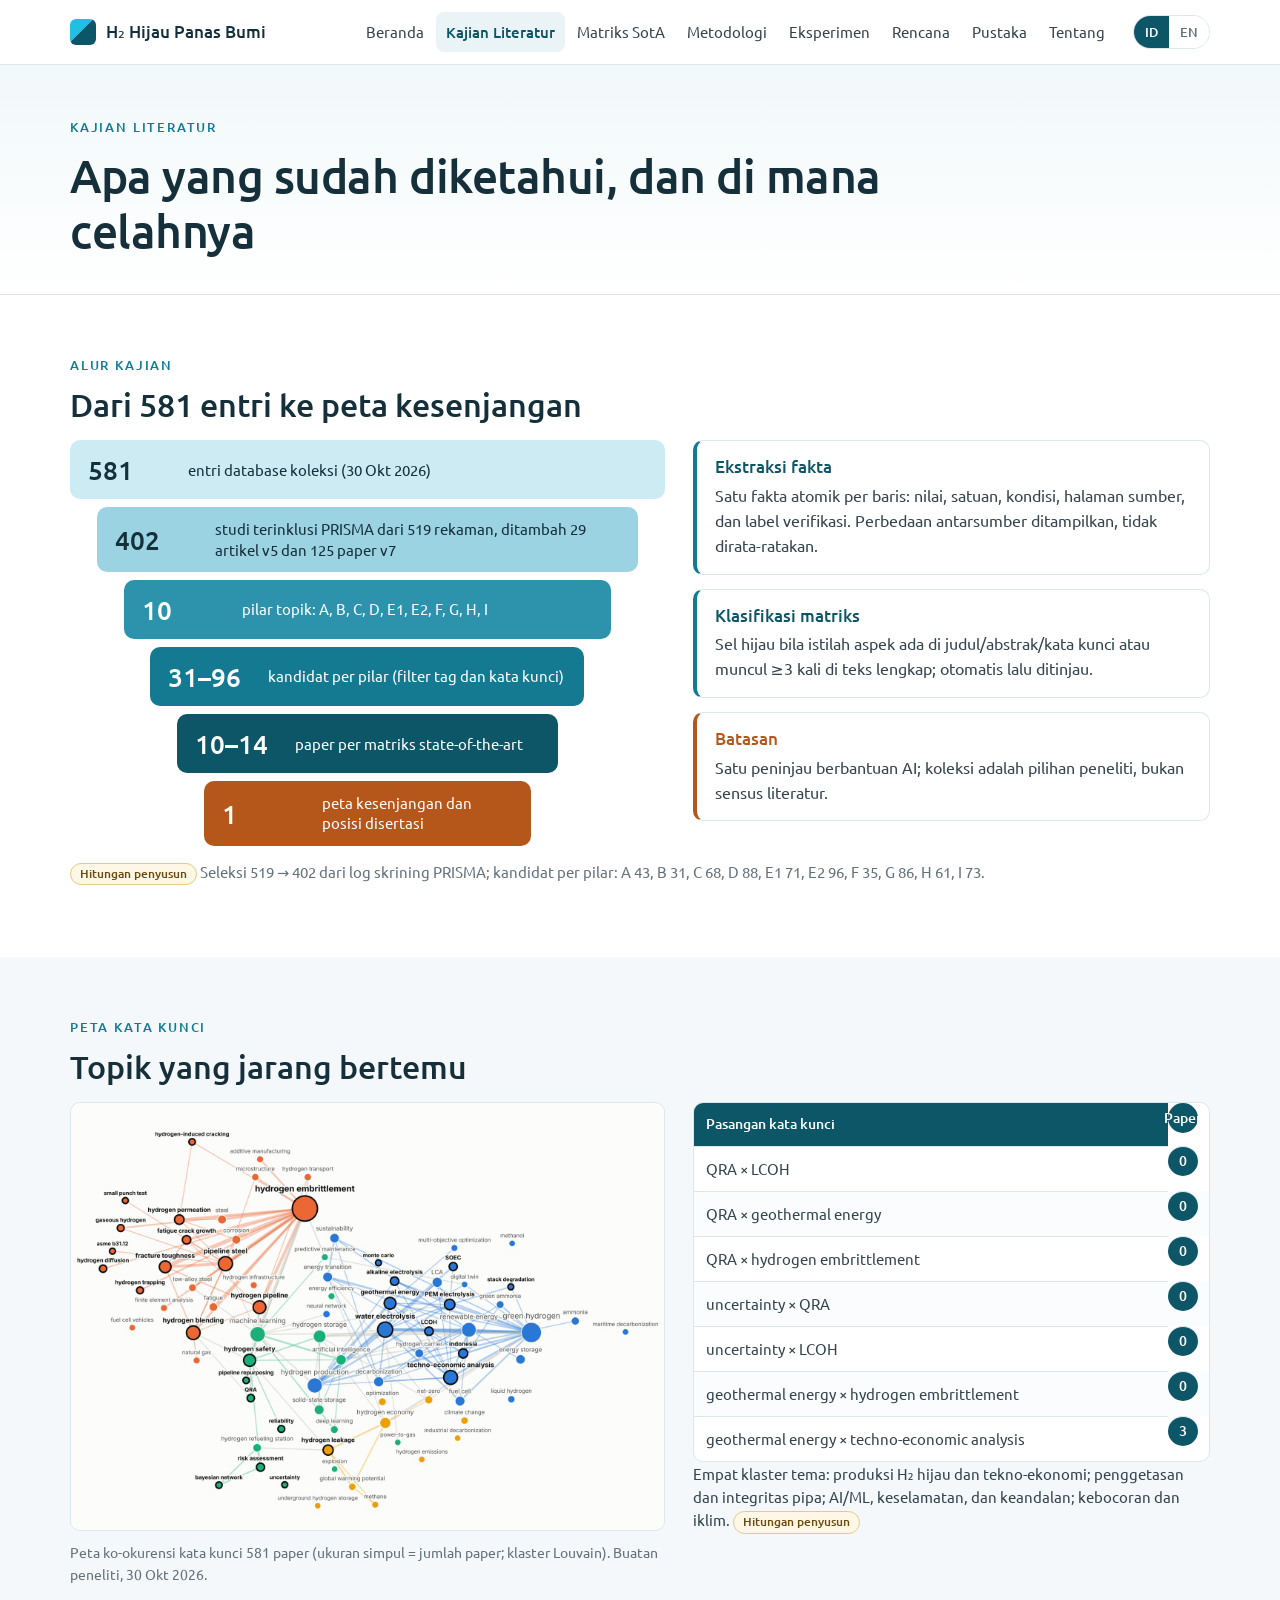
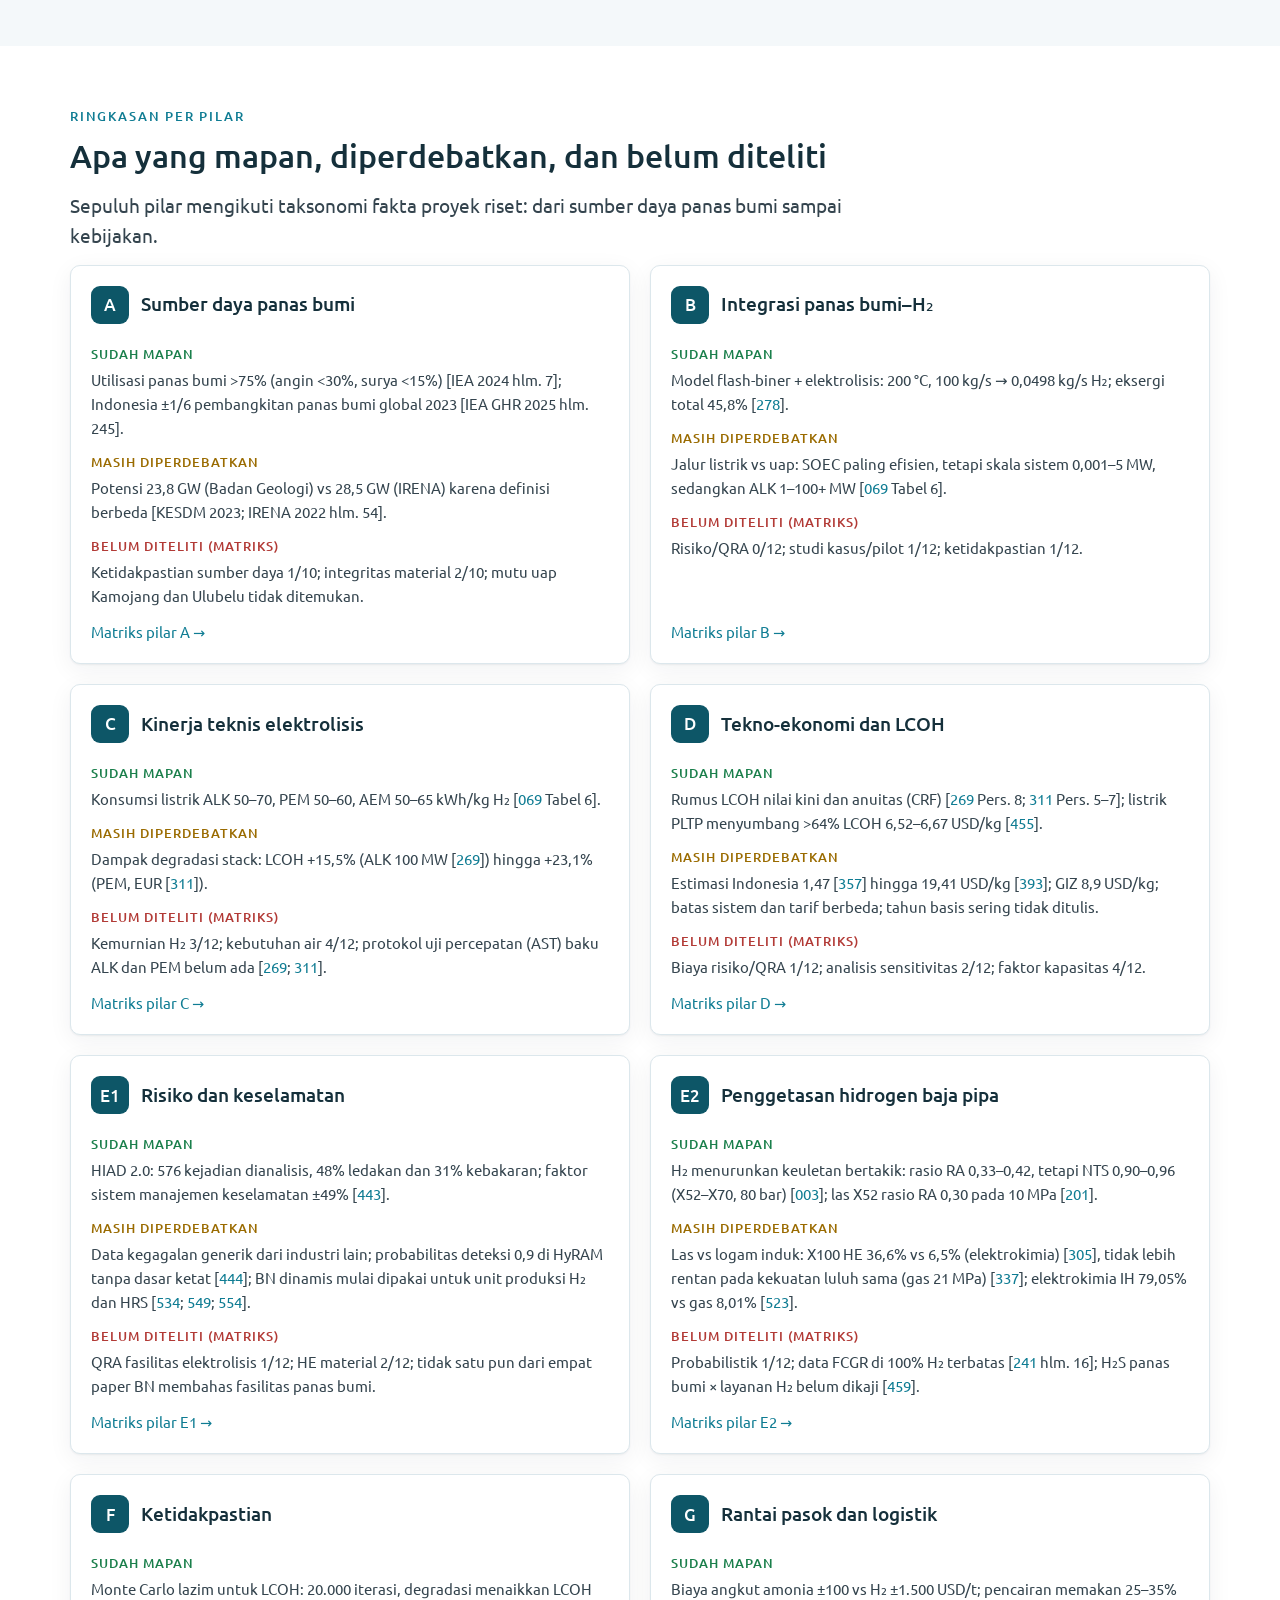
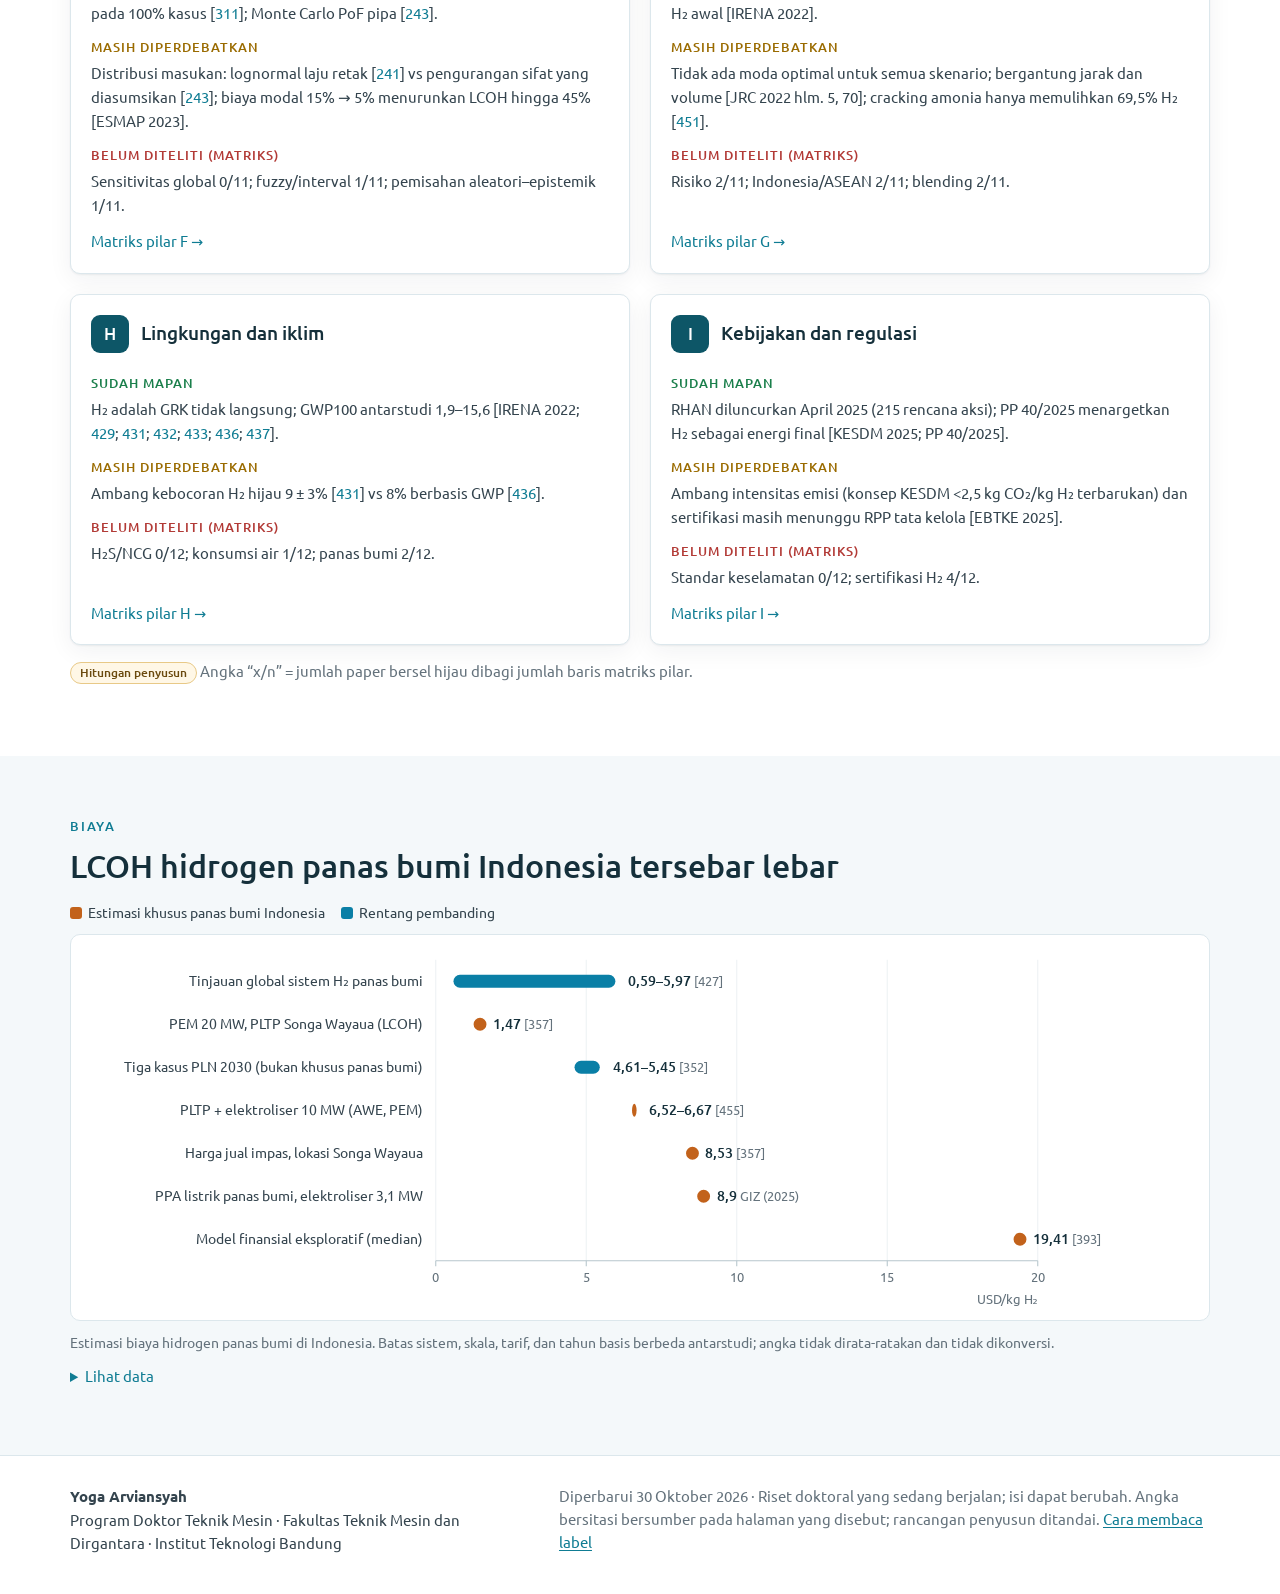
<file: literatur.html>
<!doctype html>
<html lang="id" data-lang="id" data-title-id="Kajian Literatur · H₂ Hijau Panas Bumi" data-title-en="Literature Review · Geothermal Green H₂">
<head>
<meta charset="utf-8">
<meta name="viewport" content="width=device-width, initial-scale=1">
<meta name="color-scheme" content="light only">
<title>Kajian Literatur · H₂ Hijau Panas Bumi</title>
<meta name="description" content="Ringkasan kajian literatur 581 paper hidrogen hijau berbasis panas bumi.">
<meta property="og:title" content="Kajian Literatur · H₂ Hijau Panas Bumi">
<meta property="og:description" content="Ringkasan kajian literatur 581 paper hidrogen hijau berbasis panas bumi.">
<meta property="og:type" content="website">
<link rel="icon" href="assets/img/favicon.svg" type="image/svg+xml">
<link rel="stylesheet" href="assets/css/style.css">
<script>(function(){var l='id';try{var q=new URLSearchParams(location.search).get('lang');l=q||localStorage.getItem('lang')||'id'}catch(e){}if(l!=='en')l='id';var d=document.documentElement;d.setAttribute('data-lang',l);d.lang=l;})();</script>
</head>
<body>
<a class="skip" href="#main"><span lang="id">Lompat ke isi</span><span lang="en">Skip to content</span></a>
<header class="topbar"><div class="wrap bar">
  <a class="brand" href="index.html"><span class="logo" aria-hidden="true"></span><span><span lang="id">H₂ Hijau Panas Bumi</span><span lang="en">Geothermal Green H₂</span></span></a>
  <button class="menu" aria-expanded="false" aria-controls="nav" aria-label="Menu"><span></span><span></span><span></span></button>
  <nav id="nav" aria-label="Navigasi utama"><a href="index.html"><span lang="id">Beranda</span><span lang="en">Home</span></a><a href="literatur.html" aria-current="page"><span lang="id">Kajian Literatur</span><span lang="en">Literature</span></a><a href="matriks.html"><span lang="id">Matriks SotA</span><span lang="en">SotA Matrix</span></a><a href="metodologi.html"><span lang="id">Metodologi</span><span lang="en">Methodology</span></a><a href="eksperimen.html"><span lang="id">Eksperimen</span><span lang="en">Experiment</span></a><a href="rencana.html"><span lang="id">Rencana</span><span lang="en">Plan</span></a><a href="pustaka.html"><span lang="id">Pustaka</span><span lang="en">References</span></a><a href="tentang.html"><span lang="id">Tentang</span><span lang="en">About</span></a></nav>
  <div class="langsw" role="group" aria-label="Bahasa / Language"><button data-l="id">ID</button><button data-l="en">EN</button></div>
</div></header>
<main id="main">
<div class="pagehead"><div class="wrap"><p class="kicker"><span lang="id">Kajian literatur</span><span lang="en">Literature review</span></p><h1><span lang="id">Apa yang sudah diketahui, dan di mana celahnya</span><span lang="en">What is known, and where the gaps are</span></h1></div></div><section class="sec " id="alur"><div class="wrap"><p class="kicker"><span lang="id">Alur kajian</span><span lang="en">Review flow</span></p><h2><span lang="id">Dari 581 entri ke peta kesenjangan</span><span lang="en">From 581 entries to a gap map</span></h2><div class="split"><div class="funnel"><div class="fstep" style="width:100%"><span class="fn">581</span><span><span lang="id">entri database koleksi (30 Okt 2026)</span><span lang="en">entries in the collection database (30 Oct 2026)</span></span></div><div class="fstep" style="width:91%"><span class="fn">402</span><span><span lang="id">studi terinklusi PRISMA dari 519 rekaman, ditambah 29 artikel v5 dan 125 paper v7</span><span lang="en">studies included via PRISMA from 519 records, plus 29 articles (v5) and 125 papers (v7)</span></span></div><div class="fstep" style="width:82%"><span class="fn">10</span><span><span lang="id">pilar topik: A, B, C, D, E1, E2, F, G, H, I</span><span lang="en">topic pillars: A, B, C, D, E1, E2, F, G, H, I</span></span></div><div class="fstep" style="width:73%"><span class="fn">31–96</span><span><span lang="id">kandidat per pilar (filter tag dan kata kunci)</span><span lang="en">candidates per pillar (tag and keyword filter)</span></span></div><div class="fstep" style="width:64%"><span class="fn">10–14</span><span><span lang="id">paper per matriks state-of-the-art</span><span lang="en">papers per state-of-the-art matrix</span></span></div><div class="fstep" style="width:55%"><span class="fn">1</span><span><span lang="id">peta kesenjangan dan posisi disertasi</span><span lang="en">gap map and dissertation position</span></span></div></div><div class="stack"><div class="note-card"><h3><span lang="id">Ekstraksi fakta</span><span lang="en">Fact extraction</span></h3><p lang="id">Satu fakta atomik per baris: nilai, satuan, kondisi, halaman sumber, dan label verifikasi. Perbedaan antarsumber ditampilkan, tidak dirata-ratakan.</p><p lang="en">One atomic fact per row: value, unit, conditions, source page, and verification label. Differences between sources are shown, not averaged.</p></div><div class="note-card"><h3><span lang="id">Klasifikasi matriks</span><span lang="en">Matrix classification</span></h3><p lang="id">Sel hijau bila istilah aspek ada di judul/abstrak/kata kunci atau muncul ≥3 kali di teks lengkap; otomatis lalu ditinjau.</p><p lang="en">A cell is green if the aspect term appears in the title/abstract/keywords or ≥3 times in the full text; automated, then reviewed.</p></div><div class="note-card warn"><h3><span lang="id">Batasan</span><span lang="en">Limitations</span></h3><p lang="id">Satu peninjau berbantuan AI; koleksi adalah pilihan peneliti, bukan sensus literatur.</p><p lang="en">Single AI-assisted reviewer; the collection is the researcher’s selection, not a census of the literature.</p></div></div></div><p class="note"><span class="badge b-count"><span lang="id">Hitungan penyusun</span><span lang="en">Author's count</span></span> <span lang="id">Seleksi 519 → 402 dari log skrining PRISMA; kandidat per pilar: A 43, B 31, C 68, D 88, E1 71, E2 96, F 35, G 86, H 61, I 73.</span><span lang="en">Selection 519 → 402 from the PRISMA screening log; candidates per pillar: A 43, B 31, C 68, D 88, E1 71, E2 96, F 35, G 86, H 61, I 73.</span></p></div></section><section class="sec alt" id="peta"><div class="wrap"><p class="kicker"><span lang="id">Peta kata kunci</span><span lang="en">Keyword map</span></p><h2><span lang="id">Topik yang jarang bertemu</span><span lang="en">Topics that rarely meet</span></h2><div class="split"><figure class="fig"><img src="assets/img/petakata.jpg" alt="Peta ko-okurensi kata kunci 581 paper" loading="lazy" width="1100" height="792"><figcaption><span lang="id">Peta ko-okurensi kata kunci 581 paper (ukuran simpul = jumlah paper; klaster Louvain). Buatan peneliti, 30 Okt 2026.</span><span lang="en">Keyword co-occurrence map of 581 papers (node size = number of papers; Louvain clusters). Made by the researcher, 30 Oct 2026.</span></figcaption></figure><div><div class="tbl fit"><table><thead><tr><th><span lang="id">Pasangan kata kunci</span><span lang="en">Keyword pair</span></th><th class="num"><span lang="id">Paper</span><span lang="en">Papers</span></th></tr></thead><tbody><tr><td>QRA × LCOH</td><td class="num">0</td></tr><tr><td>QRA × geothermal energy</td><td class="num">0</td></tr><tr><td>QRA × hydrogen embrittlement</td><td class="num">0</td></tr><tr><td>uncertainty × QRA</td><td class="num">0</td></tr><tr><td>uncertainty × LCOH</td><td class="num">0</td></tr><tr><td>geothermal energy × hydrogen embrittlement</td><td class="num">0</td></tr><tr><td>geothermal energy × techno-economic analysis</td><td class="num">3</td></tr></tbody></table></div><p class="small"><span lang="id">Empat klaster tema: produksi H₂ hijau dan tekno-ekonomi; penggetasan dan integritas pipa; AI/ML, keselamatan, dan keandalan; kebocoran dan iklim.</span><span lang="en">Four theme clusters: green H₂ production and techno-economics; embrittlement and pipeline integrity; AI/ML, safety, and reliability; leakage and climate.</span> <span class="badge b-count"><span lang="id">Hitungan penyusun</span><span lang="en">Author's count</span></span></p></div></div></div></section><section class="sec " id="pilar"><div class="wrap"><p class="kicker"><span lang="id">Ringkasan per pilar</span><span lang="en">Summary by pillar</span></p><h2><span lang="id">Apa yang mapan, diperdebatkan, dan belum diteliti</span><span lang="en">What is settled, debated, and not yet studied</span></h2><p lang="id" class="lead">Sepuluh pilar mengikuti taksonomi fakta proyek riset: dari sumber daya panas bumi sampai kebijakan.</p><p lang="en" class="lead">Ten pillars follow the research project’s fact taxonomy, from geothermal resources to policy.</p><div class="g2"><article class="pillar"><header><span class="ptag">A</span><h3><span lang="id">Sumber daya panas bumi</span><span lang="en">Geothermal resources</span></h3></header><dl><dt class="k-ok"><span lang="id">Sudah mapan</span><span lang="en">Settled</span></dt><dd><span lang="id">Utilisasi panas bumi >75% (angin <30%, surya <15%) [IEA 2024 hlm. 7]; Indonesia ±1/6 pembangkitan panas bumi global 2023 [IEA GHR 2025 hlm. 245].</span><span lang="en">Geothermal utilisation >75% (wind <30%, solar <15%) [IEA 2024 p. 7]; Indonesia generates ~1/6 of global geothermal power in 2023 [IEA GHR 2025 p. 245].</span></dd><dt class="k-mid"><span lang="id">Masih diperdebatkan</span><span lang="en">Debated</span></dt><dd><span lang="id">Potensi 23,8 GW (Badan Geologi) vs 28,5 GW (IRENA) karena definisi berbeda [KESDM 2023; IRENA 2022 hlm. 54].</span><span lang="en">Resource potential 23.8 GW (Geological Agency) vs 28.5 GW (IRENA) owing to different definitions [MEMR 2023; IRENA 2022 p. 54].</span></dd><dt class="k-gap"><span lang="id">Belum diteliti (matriks)</span><span lang="en">Not yet studied (matrix)</span></dt><dd><span lang="id">Ketidakpastian sumber daya 1/10; integritas material 2/10; mutu uap Kamojang dan Ulubelu tidak ditemukan.</span><span lang="en">Resource uncertainty 1/10; material integrity 2/10; steam quality data for Kamojang and Ulubelu not found.</span></dd></dl><a class="more" href="matriks.html#A"><span lang="id">Matriks pilar</span><span lang="en">Pillar matrix</span> A →</a></article><article class="pillar"><header><span class="ptag">B</span><h3><span lang="id">Integrasi panas bumi–H₂</span><span lang="en">Geothermal–H₂ integration</span></h3></header><dl><dt class="k-ok"><span lang="id">Sudah mapan</span><span lang="en">Settled</span></dt><dd><span lang="id">Model flash-biner + elektrolisis: 200 °C, 100 kg/s → 0,0498 kg/s H₂; eksergi total 45,8% [<a class="cite" href="pustaka.html#r278">278</a>].</span><span lang="en">Flash-binary + electrolysis model: 200 °C, 100 kg/s → 0.0498 kg/s H₂; total exergy efficiency 45.8% [<a class="cite" href="pustaka.html#r278">278</a>].</span></dd><dt class="k-mid"><span lang="id">Masih diperdebatkan</span><span lang="en">Debated</span></dt><dd><span lang="id">Jalur listrik vs uap: SOEC paling efisien, tetapi skala sistem 0,001–5 MW, sedangkan ALK 1–100+ MW [<a class="cite" href="pustaka.html#r069">069</a> Tabel 6].</span><span lang="en">Power route vs steam route: SOEC is the most efficient but at 0.001–5 MW system scale, while ALK spans 1–100+ MW [<a class="cite" href="pustaka.html#r069">069</a> Table 6].</span></dd><dt class="k-gap"><span lang="id">Belum diteliti (matriks)</span><span lang="en">Not yet studied (matrix)</span></dt><dd><span lang="id">Risiko/QRA 0/12; studi kasus/pilot 1/12; ketidakpastian 1/12.</span><span lang="en">Risk/QRA 0/12; case study/pilot 1/12; uncertainty 1/12.</span></dd></dl><a class="more" href="matriks.html#B"><span lang="id">Matriks pilar</span><span lang="en">Pillar matrix</span> B →</a></article><article class="pillar"><header><span class="ptag">C</span><h3><span lang="id">Kinerja teknis elektrolisis</span><span lang="en">Electrolyser performance</span></h3></header><dl><dt class="k-ok"><span lang="id">Sudah mapan</span><span lang="en">Settled</span></dt><dd><span lang="id">Konsumsi listrik ALK 50–70, PEM 50–60, AEM 50–65 kWh/kg H₂ [<a class="cite" href="pustaka.html#r069">069</a> Tabel 6].</span><span lang="en">Power consumption: ALK 50–70, PEM 50–60, AEM 50–65 kWh/kg H₂ [<a class="cite" href="pustaka.html#r069">069</a> Table 6].</span></dd><dt class="k-mid"><span lang="id">Masih diperdebatkan</span><span lang="en">Debated</span></dt><dd><span lang="id">Dampak degradasi stack: LCOH +15,5% (ALK 100 MW [<a class="cite" href="pustaka.html#r269">269</a>]) hingga +23,1% (PEM, EUR [<a class="cite" href="pustaka.html#r311">311</a>]).</span><span lang="en">Stack degradation effect: LCOH +15.5% (ALK 100 MW [<a class="cite" href="pustaka.html#r269">269</a>]) up to +23.1% (PEM, EUR [<a class="cite" href="pustaka.html#r311">311</a>]).</span></dd><dt class="k-gap"><span lang="id">Belum diteliti (matriks)</span><span lang="en">Not yet studied (matrix)</span></dt><dd><span lang="id">Kemurnian H₂ 3/12; kebutuhan air 4/12; protokol uji percepatan (AST) baku ALK dan PEM belum ada [<a class="cite" href="pustaka.html#r269">269</a>; <a class="cite" href="pustaka.html#r311">311</a>].</span><span lang="en">H₂ purity 3/12; water demand 4/12; no standard accelerated stress test (AST) protocol for ALK and PEM [<a class="cite" href="pustaka.html#r269">269</a>; <a class="cite" href="pustaka.html#r311">311</a>].</span></dd></dl><a class="more" href="matriks.html#C"><span lang="id">Matriks pilar</span><span lang="en">Pillar matrix</span> C →</a></article><article class="pillar"><header><span class="ptag">D</span><h3><span lang="id">Tekno-ekonomi dan LCOH</span><span lang="en">Techno-economics and LCOH</span></h3></header><dl><dt class="k-ok"><span lang="id">Sudah mapan</span><span lang="en">Settled</span></dt><dd><span lang="id">Rumus LCOH nilai kini dan anuitas (CRF) [<a class="cite" href="pustaka.html#r269">269</a> Pers. 8; <a class="cite" href="pustaka.html#r311">311</a> Pers. 5–7]; listrik PLTP menyumbang >64% LCOH 6,52–6,67 USD/kg [<a class="cite" href="pustaka.html#r455">455</a>].</span><span lang="en">Present-value and annuity (CRF) LCOH formulations [<a class="cite" href="pustaka.html#r269">269</a> Eq. 8; <a class="cite" href="pustaka.html#r311">311</a> Eq. 5–7]; geothermal electricity makes up >64% of an LCOH of 6.52–6.67 USD/kg [<a class="cite" href="pustaka.html#r455">455</a>].</span></dd><dt class="k-mid"><span lang="id">Masih diperdebatkan</span><span lang="en">Debated</span></dt><dd><span lang="id">Estimasi Indonesia 1,47 [<a class="cite" href="pustaka.html#r357">357</a>] hingga 19,41 USD/kg [<a class="cite" href="pustaka.html#r393">393</a>]; GIZ 8,9 USD/kg; batas sistem dan tarif berbeda; tahun basis sering tidak ditulis.</span><span lang="en">Indonesian estimates range from 1.47 [<a class="cite" href="pustaka.html#r357">357</a>] to 19.41 USD/kg [<a class="cite" href="pustaka.html#r393">393</a>]; GIZ 8.9 USD/kg; boundaries and tariffs differ; cost base year often unstated.</span></dd><dt class="k-gap"><span lang="id">Belum diteliti (matriks)</span><span lang="en">Not yet studied (matrix)</span></dt><dd><span lang="id">Biaya risiko/QRA 1/12; analisis sensitivitas 2/12; faktor kapasitas 4/12.</span><span lang="en">Risk cost/QRA 1/12; sensitivity analysis 2/12; capacity factor 4/12.</span></dd></dl><a class="more" href="matriks.html#D"><span lang="id">Matriks pilar</span><span lang="en">Pillar matrix</span> D →</a></article><article class="pillar"><header><span class="ptag">E1</span><h3><span lang="id">Risiko dan keselamatan</span><span lang="en">Risk and safety</span></h3></header><dl><dt class="k-ok"><span lang="id">Sudah mapan</span><span lang="en">Settled</span></dt><dd><span lang="id">HIAD 2.0: 576 kejadian dianalisis, 48% ledakan dan 31% kebakaran; faktor sistem manajemen keselamatan ±49% [<a class="cite" href="pustaka.html#r443">443</a>].</span><span lang="en">HIAD 2.0: 576 events analysed, 48% explosions and 31% fires; safety management system factors ~49% [<a class="cite" href="pustaka.html#r443">443</a>].</span></dd><dt class="k-mid"><span lang="id">Masih diperdebatkan</span><span lang="en">Debated</span></dt><dd><span lang="id">Data kegagalan generik dari industri lain; probabilitas deteksi 0,9 di HyRAM tanpa dasar ketat [<a class="cite" href="pustaka.html#r444">444</a>]; BN dinamis mulai dipakai untuk unit produksi H₂ dan HRS [<a class="cite" href="pustaka.html#r534">534</a>; <a class="cite" href="pustaka.html#r549">549</a>; <a class="cite" href="pustaka.html#r554">554</a>].</span><span lang="en">Generic failure data borrowed from other industries; HyRAM detection probability of 0.9 lacks a rigorous basis [<a class="cite" href="pustaka.html#r444">444</a>]; dynamic BNs are emerging for H₂ production units and HRS [<a class="cite" href="pustaka.html#r534">534</a>; <a class="cite" href="pustaka.html#r549">549</a>; <a class="cite" href="pustaka.html#r554">554</a>].</span></dd><dt class="k-gap"><span lang="id">Belum diteliti (matriks)</span><span lang="en">Not yet studied (matrix)</span></dt><dd><span lang="id">QRA fasilitas elektrolisis 1/12; HE material 2/12; tidak satu pun dari empat paper BN membahas fasilitas panas bumi.</span><span lang="en">QRA of electrolysis facilities 1/12; material HE 2/12; none of the four BN papers addresses geothermal facilities.</span></dd></dl><a class="more" href="matriks.html#E1"><span lang="id">Matriks pilar</span><span lang="en">Pillar matrix</span> E1 →</a></article><article class="pillar"><header><span class="ptag">E2</span><h3><span lang="id">Penggetasan hidrogen baja pipa</span><span lang="en">Hydrogen embrittlement of pipeline steel</span></h3></header><dl><dt class="k-ok"><span lang="id">Sudah mapan</span><span lang="en">Settled</span></dt><dd><span lang="id">H₂ menurunkan keuletan bertakik: rasio RA 0,33–0,42, tetapi NTS 0,90–0,96 (X52–X70, 80 bar) [<a class="cite" href="pustaka.html#r003">003</a>]; las X52 rasio RA 0,30 pada 10 MPa [<a class="cite" href="pustaka.html#r201">201</a>].</span><span lang="en">H₂ reduces notched ductility: RA ratio 0.33–0.42 while NTS stays 0.90–0.96 (X52–X70, 80 bar) [<a class="cite" href="pustaka.html#r003">003</a>]; X52 seam weld RA ratio 0.30 at 10 MPa [<a class="cite" href="pustaka.html#r201">201</a>].</span></dd><dt class="k-mid"><span lang="id">Masih diperdebatkan</span><span lang="en">Debated</span></dt><dd><span lang="id">Las vs logam induk: X100 HE 36,6% vs 6,5% (elektrokimia) [<a class="cite" href="pustaka.html#r305">305</a>], tidak lebih rentan pada kekuatan luluh sama (gas 21 MPa) [<a class="cite" href="pustaka.html#r337">337</a>]; elektrokimia IH 79,05% vs gas 8,01% [<a class="cite" href="pustaka.html#r523">523</a>].</span><span lang="en">Weld vs base metal: X100 HE index 36.6% vs 6.5% (electrochemical) [<a class="cite" href="pustaka.html#r305">305</a>], yet no higher susceptibility at equal yield strength (21 MPa gas) [<a class="cite" href="pustaka.html#r337">337</a>]; electrochemical IH 79.05% vs 8.01% in gas [<a class="cite" href="pustaka.html#r523">523</a>].</span></dd><dt class="k-gap"><span lang="id">Belum diteliti (matriks)</span><span lang="en">Not yet studied (matrix)</span></dt><dd><span lang="id">Probabilistik 1/12; data FCGR di 100% H₂ terbatas [<a class="cite" href="pustaka.html#r241">241</a> hlm. 16]; H₂S panas bumi × layanan H₂ belum dikaji [<a class="cite" href="pustaka.html#r459">459</a>].</span><span lang="en">Probabilistic treatment 1/12; FCGR data in 100% H₂ limited [<a class="cite" href="pustaka.html#r241">241</a> p. 16]; geothermal H₂S × H₂ service not yet studied [<a class="cite" href="pustaka.html#r459">459</a>].</span></dd></dl><a class="more" href="matriks.html#E2"><span lang="id">Matriks pilar</span><span lang="en">Pillar matrix</span> E2 →</a></article><article class="pillar"><header><span class="ptag">F</span><h3><span lang="id">Ketidakpastian</span><span lang="en">Uncertainty</span></h3></header><dl><dt class="k-ok"><span lang="id">Sudah mapan</span><span lang="en">Settled</span></dt><dd><span lang="id">Monte Carlo lazim untuk LCOH: 20.000 iterasi, degradasi menaikkan LCOH pada 100% kasus [<a class="cite" href="pustaka.html#r311">311</a>]; Monte Carlo PoF pipa [<a class="cite" href="pustaka.html#r243">243</a>].</span><span lang="en">Monte Carlo is common for LCOH: 20,000 iterations, degradation raises LCOH in 100% of cases [<a class="cite" href="pustaka.html#r311">311</a>]; Monte Carlo PoF for pipelines [<a class="cite" href="pustaka.html#r243">243</a>].</span></dd><dt class="k-mid"><span lang="id">Masih diperdebatkan</span><span lang="en">Debated</span></dt><dd><span lang="id">Distribusi masukan: lognormal laju retak [<a class="cite" href="pustaka.html#r241">241</a>] vs pengurangan sifat yang diasumsikan [<a class="cite" href="pustaka.html#r243">243</a>]; biaya modal 15% → 5% menurunkan LCOH hingga 45% [ESMAP 2023].</span><span lang="en">Input distributions: lognormal crack-growth rates [<a class="cite" href="pustaka.html#r241">241</a>] vs assumed property reductions [<a class="cite" href="pustaka.html#r243">243</a>]; cutting the cost of capital from 15% to 5% lowers LCOH by up to 45% [ESMAP 2023].</span></dd><dt class="k-gap"><span lang="id">Belum diteliti (matriks)</span><span lang="en">Not yet studied (matrix)</span></dt><dd><span lang="id">Sensitivitas global 0/11; fuzzy/interval 1/11; pemisahan aleatori–epistemik 1/11.</span><span lang="en">Global sensitivity 0/11; fuzzy/interval 1/11; aleatory–epistemic separation 1/11.</span></dd></dl><a class="more" href="matriks.html#F"><span lang="id">Matriks pilar</span><span lang="en">Pillar matrix</span> F →</a></article><article class="pillar"><header><span class="ptag">G</span><h3><span lang="id">Rantai pasok dan logistik</span><span lang="en">Supply chain and logistics</span></h3></header><dl><dt class="k-ok"><span lang="id">Sudah mapan</span><span lang="en">Settled</span></dt><dd><span lang="id">Biaya angkut amonia ±100 vs H₂ ±1.500 USD/t; pencairan memakan 25–35% H₂ awal [IRENA 2022].</span><span lang="en">Shipping cost ~100 USD/t for ammonia vs ~1,500 USD/t for H₂; liquefaction consumes 25–35% of the initial H₂ [IRENA 2022].</span></dd><dt class="k-mid"><span lang="id">Masih diperdebatkan</span><span lang="en">Debated</span></dt><dd><span lang="id">Tidak ada moda optimal untuk semua skenario; bergantung jarak dan volume [JRC 2022 hlm. 5, 70]; cracking amonia hanya memulihkan 69,5% H₂ [<a class="cite" href="pustaka.html#r451">451</a>].</span><span lang="en">No mode is optimal in every scenario; it depends on distance and volume [JRC 2022 pp. 5, 70]; ammonia cracking recovers only 69.5% of H₂ [<a class="cite" href="pustaka.html#r451">451</a>].</span></dd><dt class="k-gap"><span lang="id">Belum diteliti (matriks)</span><span lang="en">Not yet studied (matrix)</span></dt><dd><span lang="id">Risiko 2/11; Indonesia/ASEAN 2/11; blending 2/11.</span><span lang="en">Risk 2/11; Indonesia/ASEAN 2/11; blending 2/11.</span></dd></dl><a class="more" href="matriks.html#G"><span lang="id">Matriks pilar</span><span lang="en">Pillar matrix</span> G →</a></article><article class="pillar"><header><span class="ptag">H</span><h3><span lang="id">Lingkungan dan iklim</span><span lang="en">Environment and climate</span></h3></header><dl><dt class="k-ok"><span lang="id">Sudah mapan</span><span lang="en">Settled</span></dt><dd><span lang="id">H₂ adalah GRK tidak langsung; GWP100 antarstudi 1,9–15,6 [IRENA 2022; <a class="cite" href="pustaka.html#r429">429</a>; <a class="cite" href="pustaka.html#r431">431</a>; <a class="cite" href="pustaka.html#r432">432</a>; <a class="cite" href="pustaka.html#r433">433</a>; <a class="cite" href="pustaka.html#r436">436</a>; <a class="cite" href="pustaka.html#r437">437</a>].</span><span lang="en">H₂ is an indirect greenhouse gas; GWP100 ranges 1.9–15.6 across studies [IRENA 2022; <a class="cite" href="pustaka.html#r429">429</a>; <a class="cite" href="pustaka.html#r431">431</a>; <a class="cite" href="pustaka.html#r432">432</a>; <a class="cite" href="pustaka.html#r433">433</a>; <a class="cite" href="pustaka.html#r436">436</a>; <a class="cite" href="pustaka.html#r437">437</a>].</span></dd><dt class="k-mid"><span lang="id">Masih diperdebatkan</span><span lang="en">Debated</span></dt><dd><span lang="id">Ambang kebocoran H₂ hijau 9 ± 3% [<a class="cite" href="pustaka.html#r431">431</a>] vs 8% berbasis GWP [<a class="cite" href="pustaka.html#r436">436</a>].</span><span lang="en">Leakage threshold for green H₂: 9 ± 3% [<a class="cite" href="pustaka.html#r431">431</a>] vs 8% on a GWP basis [<a class="cite" href="pustaka.html#r436">436</a>].</span></dd><dt class="k-gap"><span lang="id">Belum diteliti (matriks)</span><span lang="en">Not yet studied (matrix)</span></dt><dd><span lang="id">H₂S/NCG 0/12; konsumsi air 1/12; panas bumi 2/12.</span><span lang="en">H₂S/NCG 0/12; water consumption 1/12; geothermal 2/12.</span></dd></dl><a class="more" href="matriks.html#H"><span lang="id">Matriks pilar</span><span lang="en">Pillar matrix</span> H →</a></article><article class="pillar"><header><span class="ptag">I</span><h3><span lang="id">Kebijakan dan regulasi</span><span lang="en">Policy and regulation</span></h3></header><dl><dt class="k-ok"><span lang="id">Sudah mapan</span><span lang="en">Settled</span></dt><dd><span lang="id">RHAN diluncurkan April 2025 (215 rencana aksi); PP 40/2025 menargetkan H₂ sebagai energi final [KESDM 2025; PP 40/2025].</span><span lang="en">The national hydrogen and ammonia roadmap (RHAN) launched in April 2025 (215 action plans); Government Regulation 40/2025 targets H₂ as final energy [MEMR 2025; GR 40/2025].</span></dd><dt class="k-mid"><span lang="id">Masih diperdebatkan</span><span lang="en">Debated</span></dt><dd><span lang="id">Ambang intensitas emisi (konsep KESDM <2,5 kg CO₂/kg H₂ terbarukan) dan sertifikasi masih menunggu RPP tata kelola [EBTKE 2025].</span><span lang="en">Emission-intensity thresholds (MEMR concept <2.5 kg CO₂/kg H₂ for renewable) and certification await the hydrogen governance regulation [DG NREEC 2025].</span></dd><dt class="k-gap"><span lang="id">Belum diteliti (matriks)</span><span lang="en">Not yet studied (matrix)</span></dt><dd><span lang="id">Standar keselamatan 0/12; sertifikasi H₂ 4/12.</span><span lang="en">Safety standards 0/12; H₂ certification 4/12.</span></dd></dl><a class="more" href="matriks.html#I"><span lang="id">Matriks pilar</span><span lang="en">Pillar matrix</span> I →</a></article></div><p class="note"><span class="badge b-count"><span lang="id">Hitungan penyusun</span><span lang="en">Author's count</span></span> <span lang="id">Angka “x/n” = jumlah paper bersel hijau dibagi jumlah baris matriks pilar.</span><span lang="en">“x/n” = number of green cells divided by the number of rows in the pillar matrix.</span></p></div></section><section class="sec alt" id="lcoh"><div class="wrap"><p class="kicker"><span lang="id">Biaya</span><span lang="en">Cost</span></p><h2><span lang="id">LCOH hidrogen panas bumi Indonesia tersebar lebar</span><span lang="en">Indonesian geothermal hydrogen LCOH is widely scattered</span></h2><figure class="fig"><div class="legend"><span><i class="sw" style="background:#C2621B"></i><span lang="id">Estimasi khusus panas bumi Indonesia</span><span lang="en">Indonesia geothermal-specific estimate</span></span><span><i class="sw" style="background:#0A7FA6"></i><span lang="id">Rentang pembanding</span><span lang="en">Comparison range</span></span></div><div class="chartbox"><svg viewBox="0 0 1040 340" role="img" aria-labelledby="lcohT" class="chart"><title id="lcohT">LCOH Indonesia</title><line x1="330.0" y1="10" x2="330.0" y2="290" class="gl"/><line x1="470.0" y1="10" x2="470.0" y2="290" class="gl"/><line x1="610.0" y1="10" x2="610.0" y2="290" class="gl"/><line x1="750.0" y1="10" x2="750.0" y2="290" class="gl"/><line x1="890.0" y1="10" x2="890.0" y2="290" class="gl"/><g class="mk" tabindex="0"><title>Tinjauan global sistem H₂ panas bumi · 0,59–5,97 USD/kg · [427] · rentang tinjauan</title><rect x="0" y="10.0" width="980" height="40" fill="transparent"/><text x="318" y="34.0" class="lb" text-anchor="end" lang="id">Tinjauan global sistem H₂ panas bumi</text><text x="318" y="34.0" class="lb" text-anchor="end" lang="en">Global review, geothermal H₂ systems</text><rect x="346.5" y="24.0" width="150.6" height="12" rx="6" fill="#0A7FA6"/><text x="509.2" y="34.0" class="vl">0,59–5,97 <tspan class="src">[427]</tspan></text></g><g class="mk" tabindex="0"><title>PEM 20 MW, PLTP Songa Wayaua (LCOH) · 1,47 USD/kg · [357] · LCOH</title><rect x="0" y="50.0" width="980" height="40" fill="transparent"/><text x="318" y="74.0" class="lb" text-anchor="end" lang="id">PEM 20 MW, PLTP Songa Wayaua (LCOH)</text><text x="318" y="74.0" class="lb" text-anchor="end" lang="en">PEM 20 MW, Songa Wayaua plant (LCOH)</text><circle cx="371.2" cy="70.0" r="7" fill="#C2621B" stroke="#fff" stroke-width="2"/><text x="383.2" y="74.0" class="vl">1,47 <tspan class="src">[357]</tspan></text></g><g class="mk" tabindex="0"><title>Tiga kasus PLN 2030 (bukan khusus panas bumi) · 4,61–5,45 USD/kg · [352] · jaringan PLN</title><rect x="0" y="90.0" width="980" height="40" fill="transparent"/><text x="318" y="114.0" class="lb" text-anchor="end" lang="id">Tiga kasus PLN 2030 (bukan khusus panas bumi)</text><text x="318" y="114.0" class="lb" text-anchor="end" lang="en">Three PLN 2030 cases (not geothermal-specific)</text><rect x="459.1" y="104.0" width="23.5" height="12" rx="6" fill="#0A7FA6"/><text x="494.6" y="114.0" class="vl">4,61–5,45 <tspan class="src">[352]</tspan></text></g><g class="mk" tabindex="0"><title>PLTP + elektroliser 10 MW (AWE, PEM) · 6,52–6,67 USD/kg · [455] · diskonto 6%, 4.000 jam/tahun</title><rect x="0" y="130.0" width="980" height="40" fill="transparent"/><text x="318" y="154.0" class="lb" text-anchor="end" lang="id">PLTP + elektroliser 10 MW (AWE, PEM)</text><text x="318" y="154.0" class="lb" text-anchor="end" lang="en">Geothermal plant + 10 MW electrolyser (AWE, PEM)</text><rect x="512.6" y="144.0" width="4.2" height="12" rx="6" fill="#C2621B"/><text x="528.8" y="154.0" class="vl">6,52–6,67 <tspan class="src">[455]</tspan></text></g><g class="mk" tabindex="0"><title>Harga jual impas, lokasi Songa Wayaua · 8,53 USD/kg · [357] · NPV = 0</title><rect x="0" y="170.0" width="980" height="40" fill="transparent"/><text x="318" y="194.0" class="lb" text-anchor="end" lang="id">Harga jual impas, lokasi Songa Wayaua</text><text x="318" y="194.0" class="lb" text-anchor="end" lang="en">Break-even price, Songa Wayaua site</text><circle cx="568.8" cy="190.0" r="7" fill="#C2621B" stroke="#fff" stroke-width="2"/><text x="580.8" y="194.0" class="vl">8,53 <tspan class="src">[357]</tspan></text></g><g class="mk" tabindex="0"><title>PPA listrik panas bumi, elektroliser 3,1 MW · 8,9 USD/kg · GIZ (2025) · rata-rata nominal 25 tahun</title><rect x="0" y="210.0" width="980" height="40" fill="transparent"/><text x="318" y="234.0" class="lb" text-anchor="end" lang="id">PPA listrik panas bumi, elektroliser 3,1 MW</text><text x="318" y="234.0" class="lb" text-anchor="end" lang="en">Geothermal PPA, 3.1 MW electrolyser</text><circle cx="579.2" cy="230.0" r="7" fill="#C2621B" stroke="#fff" stroke-width="2"/><text x="591.2" y="234.0" class="vl">8,9 <tspan class="src">GIZ (2025)</tspan></text></g><g class="mk" tabindex="0"><title>Model finansial eksploratif (median) · 19,41 USD/kg · [393] · median</title><rect x="0" y="250.0" width="980" height="40" fill="transparent"/><text x="318" y="274.0" class="lb" text-anchor="end" lang="id">Model finansial eksploratif (median)</text><text x="318" y="274.0" class="lb" text-anchor="end" lang="en">Exploratory financial model (median)</text><circle cx="873.5" cy="270.0" r="7" fill="#C2621B" stroke="#fff" stroke-width="2"/><text x="885.5" y="274.0" class="vl">19,41 <tspan class="src">[393]</tspan></text></g><line x1="330" y1="290" x2="890" y2="290" class="ax"/><line x1="330.0" y1="290" x2="330.0" y2="295" class="ax"/><text x="330.0" y="310" class="tk" text-anchor="middle">0</text><line x1="470.0" y1="290" x2="470.0" y2="295" class="ax"/><text x="470.0" y="310" class="tk" text-anchor="middle">5</text><line x1="610.0" y1="290" x2="610.0" y2="295" class="ax"/><text x="610.0" y="310" class="tk" text-anchor="middle">10</text><line x1="750.0" y1="290" x2="750.0" y2="295" class="ax"/><text x="750.0" y="310" class="tk" text-anchor="middle">15</text><line x1="890.0" y1="290" x2="890.0" y2="295" class="ax"/><text x="890.0" y="310" class="tk" text-anchor="middle">20</text><text x="890" y="330" class="tk" text-anchor="end" lang="id">USD/kg H₂</text><text x="890" y="330" class="tk" text-anchor="end" lang="en">USD/kg H₂</text></svg></div><figcaption><span lang="id">Estimasi biaya hidrogen panas bumi di Indonesia. Batas sistem, skala, tarif, dan tahun basis berbeda antarstudi; angka tidak dirata-ratakan dan tidak dikonversi.</span><span lang="en">Cost estimates for geothermal hydrogen in Indonesia. System boundaries, scale, tariffs, and cost base years differ across studies; values are neither averaged nor converted.</span></figcaption><details class="dview"><summary><span lang="id">Lihat data</span><span lang="en">View data</span></summary><div class="tbl "><table><thead><tr><th scope="col"><span lang="id">Studi</span><span lang="en">Study</span></th><th scope="col">USD/kg</th><th scope="col"><span lang="id">Sumber</span><span lang="en">Source</span></th><th scope="col"><span lang="id">Catatan</span><span lang="en">Note</span></th></tr></thead><tbody><tr><td><span lang="id">Tinjauan global sistem H₂ panas bumi</span><span lang="en">Global review, geothermal H₂ systems</span></td><td>0,59–5,97</td><td>[<a class="cite" href="pustaka.html#r427">427</a>]</td><td><span lang="id">rentang tinjauan</span><span lang="en">review range</span></td></tr><tr><td><span lang="id">PEM 20 MW, PLTP Songa Wayaua (LCOH)</span><span lang="en">PEM 20 MW, Songa Wayaua plant (LCOH)</span></td><td>1,47</td><td>[<a class="cite" href="pustaka.html#r357">357</a>]</td><td><span lang="id">LCOH</span><span lang="en">LCOH</span></td></tr><tr><td><span lang="id">Tiga kasus PLN 2030 (bukan khusus panas bumi)</span><span lang="en">Three PLN 2030 cases (not geothermal-specific)</span></td><td>4,61–5,45</td><td>[<a class="cite" href="pustaka.html#r352">352</a>]</td><td><span lang="id">jaringan PLN</span><span lang="en">PLN grid</span></td></tr><tr><td><span lang="id">PLTP + elektroliser 10 MW (AWE, PEM)</span><span lang="en">Geothermal plant + 10 MW electrolyser (AWE, PEM)</span></td><td>6,52–6,67</td><td>[<a class="cite" href="pustaka.html#r455">455</a>]</td><td><span lang="id">diskonto 6%, 4.000 jam/tahun</span><span lang="en">6% discount, 4,000 h/yr</span></td></tr><tr><td><span lang="id">Harga jual impas, lokasi Songa Wayaua</span><span lang="en">Break-even price, Songa Wayaua site</span></td><td>8,53</td><td>[<a class="cite" href="pustaka.html#r357">357</a>]</td><td><span lang="id">NPV = 0</span><span lang="en">NPV = 0</span></td></tr><tr><td><span lang="id">PPA listrik panas bumi, elektroliser 3,1 MW</span><span lang="en">Geothermal PPA, 3.1 MW electrolyser</span></td><td>8,9</td><td>GIZ (2025)</td><td><span lang="id">rata-rata nominal 25 tahun</span><span lang="en">25-yr nominal average</span></td></tr><tr><td><span lang="id">Model finansial eksploratif (median)</span><span lang="en">Exploratory financial model (median)</span></td><td>19,41</td><td>[<a class="cite" href="pustaka.html#r393">393</a>]</td><td><span lang="id">median</span><span lang="en">median</span></td></tr></tbody></table></div></details></figure></div></section>
</main>
<footer class="foot"><div class="wrap">
  <div><strong>Yoga Arviansyah</strong><br><span lang="id">Program Doktor Teknik Mesin · Fakultas Teknik Mesin dan Dirgantara · Institut Teknologi Bandung</span><span lang="en">Doctoral Program in Mechanical Engineering · Faculty of Mechanical and Aerospace Engineering · Institut Teknologi Bandung</span></div>
  <div class="muted"><span lang="id">Diperbarui 30 Oktober 2026</span><span lang="en">Updated 30 October 2026</span> · <span lang="id">Riset doktoral yang sedang berjalan; isi dapat berubah. Angka bersitasi bersumber pada halaman yang disebut; rancangan penyusun ditandai.</span><span lang="en">Ongoing doctoral research; content may change. Cited figures come from the stated pages; author designs are labelled.</span>
  <a href="tentang.html#label"><span lang="id">Cara membaca label</span><span lang="en">How to read labels</span></a></div>
</div></footer>

<script src="assets/js/site.js"></script>
</body>
</html>
</file>
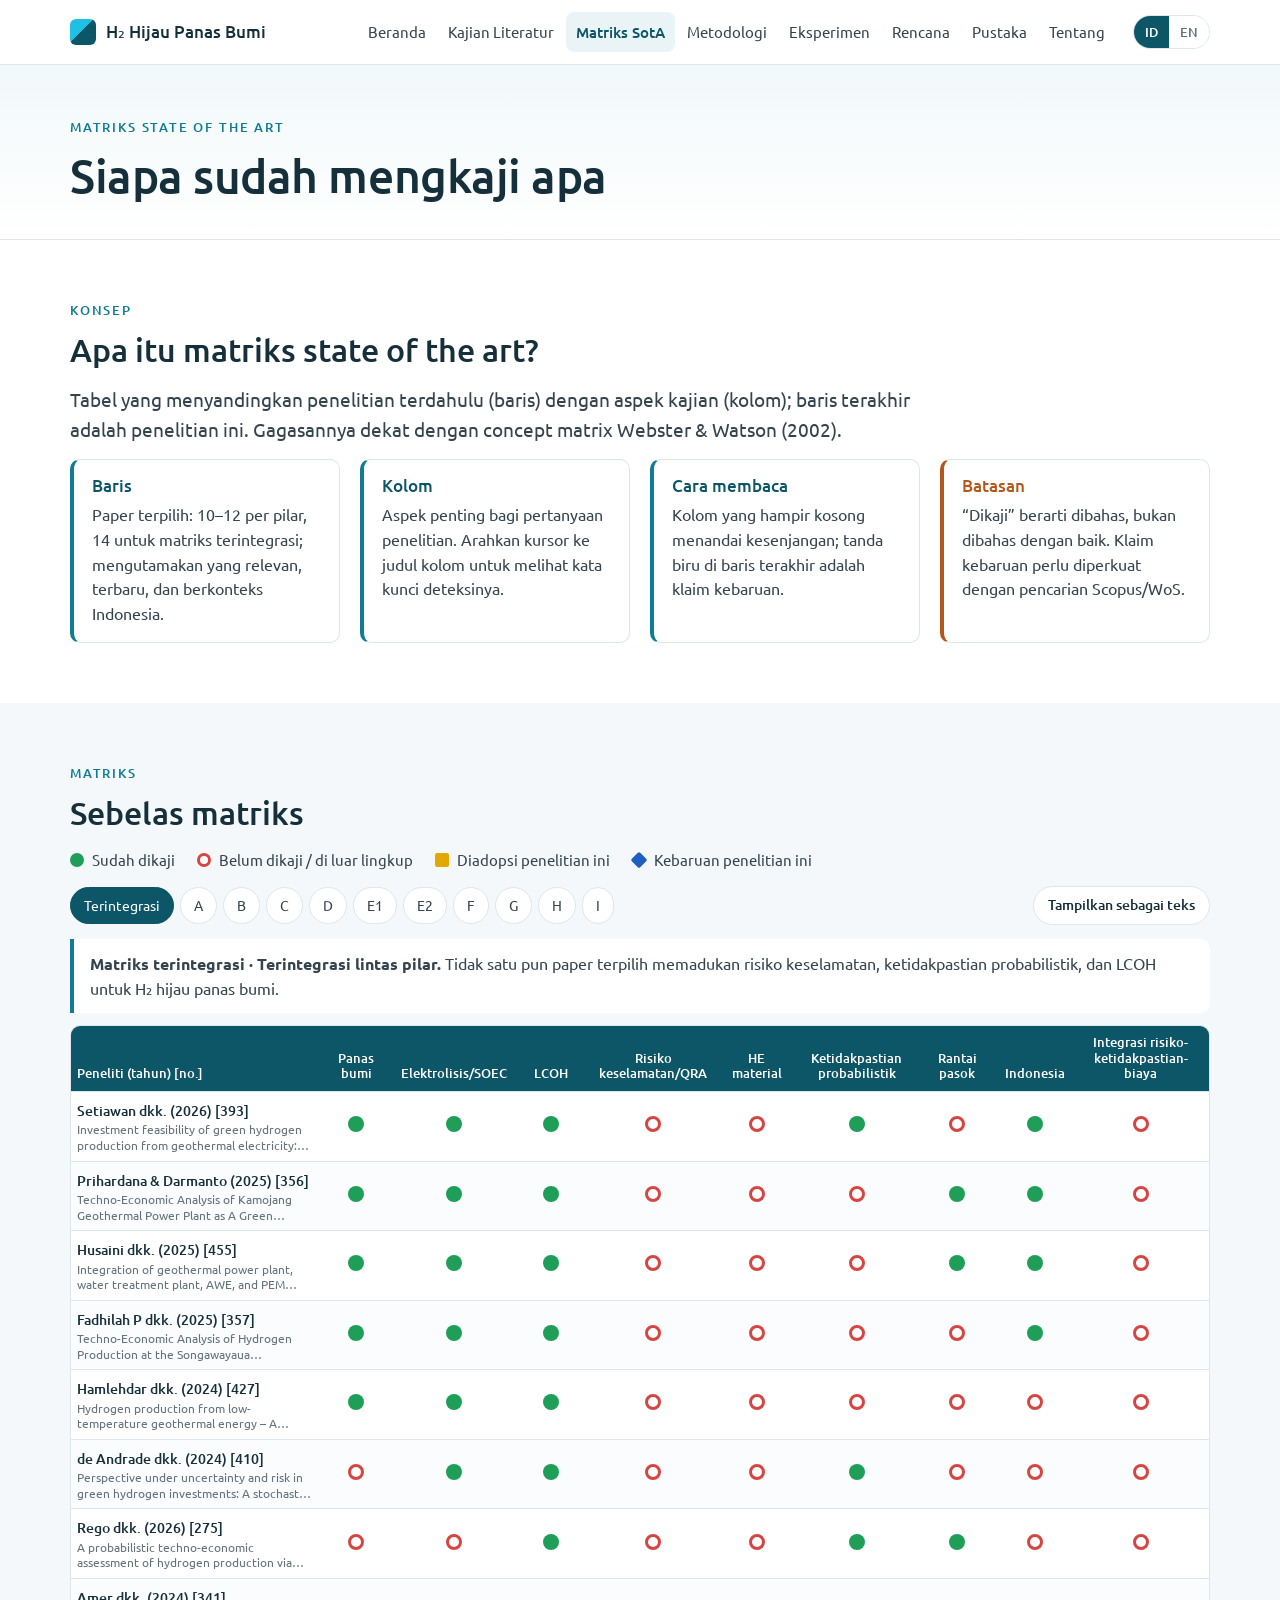
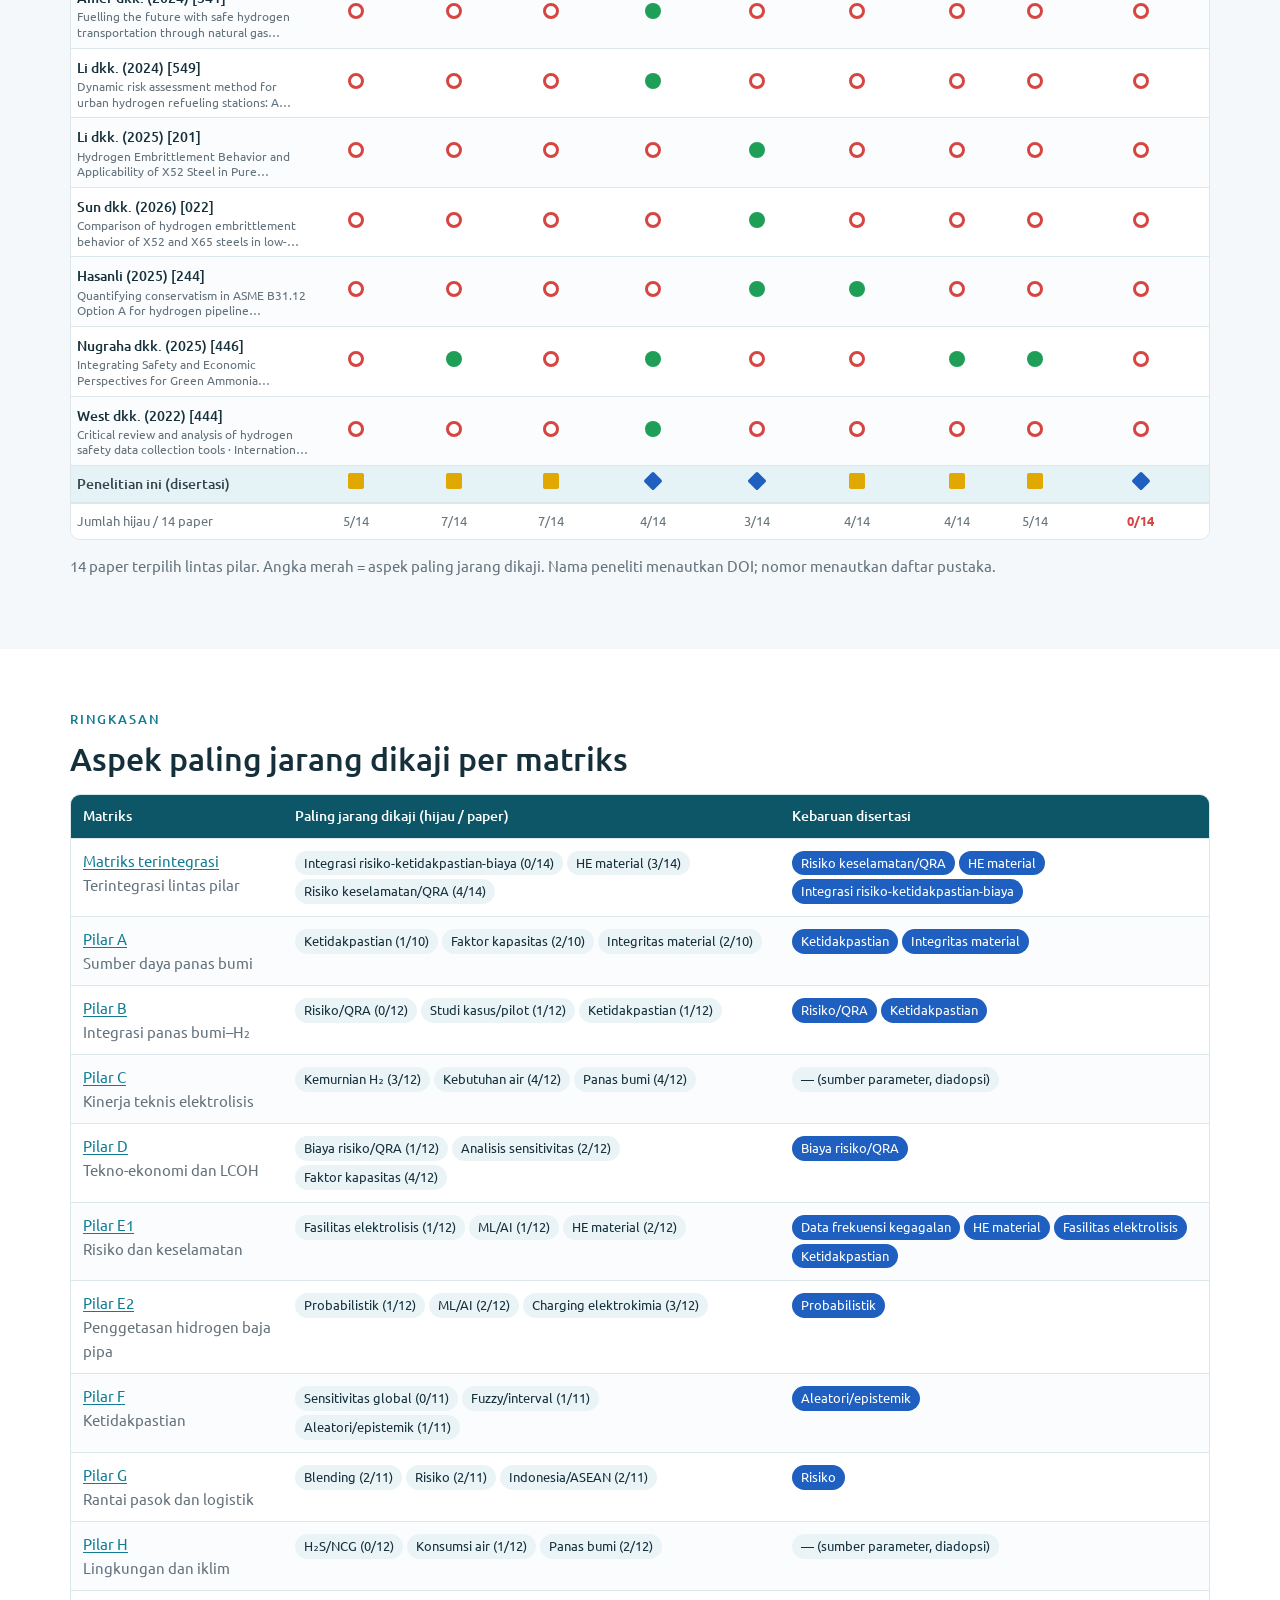
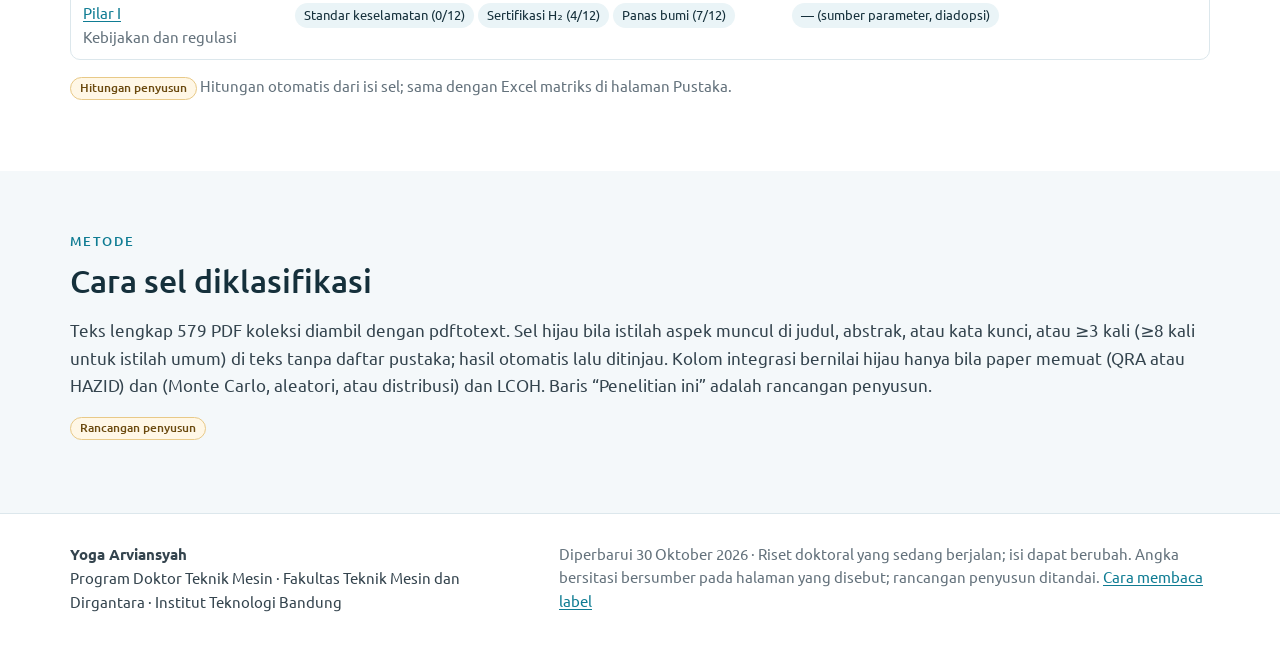
<file: matriks.html>
<!doctype html>
<html lang="id" data-lang="id" data-title-id="Matriks SotA · H₂ Hijau Panas Bumi" data-title-en="SotA Matrix · Geothermal Green H₂">
<head>
<meta charset="utf-8">
<meta name="viewport" content="width=device-width, initial-scale=1">
<meta name="color-scheme" content="light only">
<title>Matriks SotA · H₂ Hijau Panas Bumi</title>
<meta name="description" content="Sebelas matriks state of the art interaktif untuk hidrogen hijau berbasis panas bumi.">
<meta property="og:title" content="Matriks SotA · H₂ Hijau Panas Bumi">
<meta property="og:description" content="Sebelas matriks state of the art interaktif untuk hidrogen hijau berbasis panas bumi.">
<meta property="og:type" content="website">
<link rel="icon" href="assets/img/favicon.svg" type="image/svg+xml">
<link rel="stylesheet" href="assets/css/style.css">
<script>(function(){var l='id';try{var q=new URLSearchParams(location.search).get('lang');l=q||localStorage.getItem('lang')||'id'}catch(e){}if(l!=='en')l='id';var d=document.documentElement;d.setAttribute('data-lang',l);d.lang=l;})();</script>
</head>
<body>
<a class="skip" href="#main"><span lang="id">Lompat ke isi</span><span lang="en">Skip to content</span></a>
<header class="topbar"><div class="wrap bar">
  <a class="brand" href="index.html"><span class="logo" aria-hidden="true"></span><span><span lang="id">H₂ Hijau Panas Bumi</span><span lang="en">Geothermal Green H₂</span></span></a>
  <button class="menu" aria-expanded="false" aria-controls="nav" aria-label="Menu"><span></span><span></span><span></span></button>
  <nav id="nav" aria-label="Navigasi utama"><a href="index.html"><span lang="id">Beranda</span><span lang="en">Home</span></a><a href="literatur.html"><span lang="id">Kajian Literatur</span><span lang="en">Literature</span></a><a href="matriks.html" aria-current="page"><span lang="id">Matriks SotA</span><span lang="en">SotA Matrix</span></a><a href="metodologi.html"><span lang="id">Metodologi</span><span lang="en">Methodology</span></a><a href="eksperimen.html"><span lang="id">Eksperimen</span><span lang="en">Experiment</span></a><a href="rencana.html"><span lang="id">Rencana</span><span lang="en">Plan</span></a><a href="pustaka.html"><span lang="id">Pustaka</span><span lang="en">References</span></a><a href="tentang.html"><span lang="id">Tentang</span><span lang="en">About</span></a></nav>
  <div class="langsw" role="group" aria-label="Bahasa / Language"><button data-l="id">ID</button><button data-l="en">EN</button></div>
</div></header>
<main id="main">
<div class="pagehead"><div class="wrap"><p class="kicker"><span lang="id">Matriks state of the art</span><span lang="en">State-of-the-art matrix</span></p><h1><span lang="id">Siapa sudah mengkaji apa</span><span lang="en">Who has studied what</span></h1></div></div><section class="sec " id="apa"><div class="wrap"><p class="kicker"><span lang="id">Konsep</span><span lang="en">Concept</span></p><h2><span lang="id">Apa itu matriks state of the art?</span><span lang="en">What is a state-of-the-art matrix?</span></h2><p lang="id" class="lead">Tabel yang menyandingkan penelitian terdahulu (baris) dengan aspek kajian (kolom); baris terakhir adalah penelitian ini. Gagasannya dekat dengan concept matrix Webster & Watson (2002).</p><p lang="en" class="lead">A table that sets prior studies (rows) against study aspects (columns); the last row is this research. The idea is close to the concept matrix of Webster & Watson (2002).</p><div class="g4"><div class="note-card"><h3><span lang="id">Baris</span><span lang="en">Rows</span></h3><p lang="id">Paper terpilih: 10–12 per pilar, 14 untuk matriks terintegrasi; mengutamakan yang relevan, terbaru, dan berkonteks Indonesia.</p><p lang="en">Selected papers: 10–12 per pillar, 14 in the integrated matrix; prioritising relevance, recency, and Indonesian context.</p></div><div class="note-card"><h3><span lang="id">Kolom</span><span lang="en">Columns</span></h3><p lang="id">Aspek penting bagi pertanyaan penelitian. Arahkan kursor ke judul kolom untuk melihat kata kunci deteksinya.</p><p lang="en">Aspects relevant to the research questions. Hover over a column header to see its detection keywords.</p></div><div class="note-card"><h3><span lang="id">Cara membaca</span><span lang="en">How to read</span></h3><p lang="id">Kolom yang hampir kosong menandai kesenjangan; tanda biru di baris terakhir adalah klaim kebaruan.</p><p lang="en">Near-empty columns mark gaps; blue marks in the last row are novelty claims.</p></div><div class="note-card warn"><h3><span lang="id">Batasan</span><span lang="en">Limitations</span></h3><p lang="id">“Dikaji” berarti dibahas, bukan dibahas dengan baik. Klaim kebaruan perlu diperkuat dengan pencarian Scopus/WoS.</p><p lang="en">“Studied” means discussed, not discussed well. Novelty claims should be confirmed with a Scopus/WoS search.</p></div></div></div></section><section class="sec alt" id="matriks"><div class="wrap"><p class="kicker"><span lang="id">Matriks</span><span lang="en">Matrices</span></p><h2><span lang="id">Sebelas matriks</span><span lang="en">Eleven matrices</span></h2><ul class="mlegend"><li><i class="m m-G"></i><span lang="id">Sudah dikaji</span><span lang="en">Studied</span></li><li><i class="m m-R"></i><span lang="id">Belum dikaji / di luar lingkup</span><span lang="en">Not studied / out of scope</span></li><li><i class="m m-Y"></i><span lang="id">Diadopsi penelitian ini</span><span lang="en">Adopted by this research</span></li><li><i class="m m-B"></i><span lang="id">Kebaruan penelitian ini</span><span lang="en">Novelty of this research</span></li></ul><div class="mtools"><div class="tabs" role="tablist" id="mtabs"></div><button class="btn sm" id="mtext" aria-pressed="false"><span lang="id">Tampilkan sebagai teks</span><span lang="en">Show as text</span></button></div><div id="mpanel" role="tabpanel" aria-live="polite"></div></div></section><section class="sec " id="kesenjangan"><div class="wrap"><p class="kicker"><span lang="id">Ringkasan</span><span lang="en">Summary</span></p><h2><span lang="id">Aspek paling jarang dikaji per matriks</span><span lang="en">Least-studied aspects per matrix</span></h2><div class="tbl"><table id="gaptbl"><thead><tr><th><span lang="id">Matriks</span><span lang="en">Matrix</span></th><th><span lang="id">Paling jarang dikaji (hijau / paper)</span><span lang="en">Least studied (green / papers)</span></th><th><span lang="id">Kebaruan disertasi</span><span lang="en">Dissertation novelty</span></th></tr></thead><tbody></tbody></table></div><p class="note"><span class="badge b-count"><span lang="id">Hitungan penyusun</span><span lang="en">Author's count</span></span> <span lang="id">Hitungan otomatis dari isi sel; sama dengan Excel matriks di halaman Pustaka.</span><span lang="en">Counted automatically from cell values; identical to the matrix Excel on the References page.</span></p></div></section><section class="sec alt" id="metode"><div class="wrap"><p class="kicker"><span lang="id">Metode</span><span lang="en">Method</span></p><h2><span lang="id">Cara sel diklasifikasi</span><span lang="en">How cells are classified</span></h2><p lang="id">Teks lengkap 579 PDF koleksi diambil dengan pdftotext. Sel hijau bila istilah aspek muncul di judul, abstrak, atau kata kunci, atau ≥3 kali (≥8 kali untuk istilah umum) di teks tanpa daftar pustaka; hasil otomatis lalu ditinjau. Kolom integrasi bernilai hijau hanya bila paper memuat (QRA atau HAZID) dan (Monte Carlo, aleatori, atau distribusi) dan LCOH. Baris “Penelitian ini” adalah rancangan penyusun.</p><p lang="en">Full text of the 579 collection PDFs was extracted with pdftotext. A cell is green if the aspect term appears in the title, abstract, or keywords, or ≥3 times (≥8 for generic terms) in the text excluding references; automated results were then reviewed. The integration column is green only if a paper contains (QRA or HAZID) and (Monte Carlo, aleatory, or distribution) and LCOH. The “This research” row is the author’s design.</p><p><span class="badge b-design"><span lang="id">Rancangan penyusun</span><span lang="en">Author's design</span></span></p></div></section>
</main>
<footer class="foot"><div class="wrap">
  <div><strong>Yoga Arviansyah</strong><br><span lang="id">Program Doktor Teknik Mesin · Fakultas Teknik Mesin dan Dirgantara · Institut Teknologi Bandung</span><span lang="en">Doctoral Program in Mechanical Engineering · Faculty of Mechanical and Aerospace Engineering · Institut Teknologi Bandung</span></div>
  <div class="muted"><span lang="id">Diperbarui 30 Oktober 2026</span><span lang="en">Updated 30 October 2026</span> · <span lang="id">Riset doktoral yang sedang berjalan; isi dapat berubah. Angka bersitasi bersumber pada halaman yang disebut; rancangan penyusun ditandai.</span><span lang="en">Ongoing doctoral research; content may change. Cited figures come from the stated pages; author designs are labelled.</span>
  <a href="tentang.html#label"><span lang="id">Cara membaca label</span><span lang="en">How to read labels</span></a></div>
</div></footer>
<script>window.SOTA=[{"p": "X", "n": ["Terintegrasi lintas pilar", "Integrated across pillars"], "m": ["Tidak satu pun paper terpilih memadukan risiko keselamatan, ketidakpastian probabilistik, dan LCOH untuk H₂ hijau panas bumi.", "None of the selected papers combines safety risk, probabilistic uncertainty, and LCOH for geothermal green H₂."], "cols": ["Panas bumi", "Elektrolisis/SOEC", "LCOH", "Risiko keselamatan/QRA", "HE material", "Ketidakpastian probabilistik", "Rantai pasok", "Indonesia", "Integrasi risiko-ketidakpastian-biaya"], "cols_en": ["Geothermal", "Electrolysis/SOEC", "LCOH", "Safety risk/QRA", "Material HE", "Probabilistic uncertainty", "Supply chain", "Indonesia", "Risk–uncertainty–cost integration"], "keys": ["geo", "alk / pem / soec / aem", "lcoh", "qra / hazid", "he", "mc / aleat / distrib", "sc / nh3 / lohc", "indo", "__int__"], "rows": [{"no": "393", "au": "Setiawan dkk.", "yr": 2026, "c": "GGGRRGRGR", "t": "Investment feasibility of green hydrogen production from geothermal electricity: Navigating uncertainty with exploratory financial modeling and analysis", "j": "International Journal of Hydrogen Energy", "doi": "10.1016/j.ijhydene.2025.153058"}, {"no": "356", "au": "Prihardana & Darmanto", "yr": 2025, "c": "GGGRRRGGR", "t": "Techno-Economic Analysis of Kamojang Geothermal Power Plant as A Green Hydrogen Producer", "j": "Proceedings of the 6th ITB International Graduate School Conference", "doi": ""}, {"no": "455", "au": "Husaini dkk.", "yr": 2025, "c": "GGGRRRGGR", "t": "Integration of geothermal power plant, water treatment plant, AWE, and PEM electrolyzer for green hydrogen production: A techno-economic study", "j": "Next Energy", "doi": "10.1016/j.nxener.2025.100288"}, {"no": "357", "au": "Fadhilah P dkk.", "yr": 2025, "c": "GGGRRRRGR", "t": "Techno-Economic Analysis of Hydrogen Production at the Songawayaua Geothermal Power Plant", "j": "Proceedings of the 6th ITB International Graduate School Conference", "doi": ""}, {"no": "427", "au": "Hamlehdar dkk.", "yr": 2024, "c": "GGGRRRRRR", "t": "Hydrogen production from low-temperature geothermal energy – A review of opportunities, challenges, and mitigating solutions", "j": "International Journal of Hydrogen Energy", "doi": "10.1016/j.ijhydene.2024.06.104"}, {"no": "410", "au": "de Andrade dkk.", "yr": 2024, "c": "RGGRRGRRR", "t": "Perspective under uncertainty and risk in green hydrogen investments: A stochastic approach using Monte Carlo simulation", "j": "International Journal of Hydrogen Energy", "doi": "10.1016/j.ijhydene.2023.08.253"}, {"no": "275", "au": "Rego dkk.", "yr": 2026, "c": "RRGRRGGRR", "t": "A probabilistic techno-economic assessment of hydrogen production via ammonia decomposition", "j": "International Journal of Hydrogen Energy", "doi": "10.1016/j.ijhydene.2026.156660"}, {"no": "341", "au": "Amer dkk.", "yr": 2024, "c": "RRRGRRRRR", "t": "Fuelling the future with safe hydrogen transportation through natural gas pipelines: A quantitative risk assessment approach", "j": "Transactions of the Indian National Academy of Engineering", "doi": "10.1007/s41403-024-00482-7"}, {"no": "549", "au": "Li dkk.", "yr": 2024, "c": "RRRGRRRRR", "t": "Dynamic risk assessment method for urban hydrogen refueling stations: A novel dynamic Bayesian network incorporating multiple equipment states and accident cascade effects", "j": "International Journal of Hydrogen Energy", "doi": "10.1016/j.ijhydene.2023.11.324"}, {"no": "201", "au": "Li dkk.", "yr": 2025, "c": "RRRRGRRRR", "t": "Hydrogen Embrittlement Behavior and Applicability of X52 Steel in Pure Hydrogen Pipelines", "j": "Materials", "doi": "10.3390/ma18143417"}, {"no": "022", "au": "Sun dkk.", "yr": 2026, "c": "RRRRGRRRR", "t": "Comparison of hydrogen embrittlement behavior of X52 and X65 steels in low-pressure gaseous hydrogen environments", "j": "International Journal of Pressure Vessels and Piping", "doi": "10.1016/j.ijpvp.2026.105787"}, {"no": "244", "au": "Hasanli", "yr": 2025, "c": "RRRRGGRRR", "t": "Quantifying conservatism in ASME B31.12 Option A for hydrogen pipeline repurposing", "j": "International Journal of Hydrogen Energy", "doi": "10.1016/j.ijhydene.2025.152188"}, {"no": "446", "au": "Nugraha dkk.", "yr": 2025, "c": "RGRGRRGGR", "t": "Integrating Safety and Economic Perspectives for Green Ammonia Development: Case Study of PT GAI with Incentive from Carbon Tax and Incentive for Green Industry Consideration", "j": "Proceedings of the International Conference on Sustainable Energy: Toward Energy Transition and Net-Zero Emission (ICOSE 2025), Atlantis Highlights in Sustainable Development", "doi": "10.2991/978-94-6463-944-5_3"}, {"no": "444", "au": "West dkk.", "yr": 2022, "c": "RRRGRRRRR", "t": "Critical review and analysis of hydrogen safety data collection tools", "j": "International Journal of Hydrogen Energy", "doi": "10.1016/j.ijhydene.2022.03.244"}], "dis": "YYYBBYYYB", "nc": null}, {"p": "A", "n": ["Sumber daya panas bumi", "Geothermal resources"], "m": ["Literatur sumber daya panas bumi Indonesia kaya data potensi dan fluida, tetapi belum memperlakukan ketidakpastian sumber daya dan integritas material untuk produksi H₂.", "Literature on Indonesian geothermal resources is rich in potential and fluid data but does not yet treat resource uncertainty or material integrity for H₂ production."], "cols": ["Potensi/kapasitas", "Entalpi, suhu, tekanan", "NCG/H₂S", "Silika/scaling", "Faktor kapasitas", "Indonesia", "Produksi H₂", "Ketidakpastian", "Integritas material"], "cols_en": ["Potential/capacity", "Enthalpy, temperature, pressure", "NCG/H₂S", "Silica/scaling", "Capacity factor", "Indonesia", "H₂ production", "Uncertainty", "Material integrity"], "keys": ["potential", "enthalpy", "ncg / h2s", "silica", "cf", "indo", "alk / pem / soec / aem", "uncert / mc", "he / corr"], "rows": [{"no": "289", "au": "Hochstein & Sudarman", "yr": 2008, "c": "GGGGRGRRR", "t": "History of geothermal exploration in Indonesia from 1970 to 2000", "j": "Geothermics", "doi": "10.1016/j.geothermics.2008.01.001"}, {"no": "288", "au": "Geothermics (editorial)", "yr": 2008, "c": "GRRRRGRRR", "t": "Indonesia: Geothermal prospects and developments", "j": "Geothermics", "doi": "10.1016/j.geothermics.2008.04.002"}, {"no": "425", "au": "Pambudi", "yr": 2018, "c": "GGRGRGRRR", "t": "Geothermal power generation in Indonesia, a country within the ring of fire: Current status, future development and policy", "j": "Renewable and Sustainable Energy Reviews", "doi": "10.1016/j.rser.2017.06.096"}, {"no": "287", "au": "Purnomo & Pichler", "yr": 2014, "c": "RGGGRGRRR", "t": "Geothermal systems on the island of Java, Indonesia", "j": "Journal of Volcanology and Geothermal Research", "doi": "10.1016/j.jvolgeores.2014.08.004"}, {"no": "286", "au": "Purnomo & Pichler", "yr": 2015, "c": "RGRGRGRRR", "t": "Geothermal systems on the island of Bali, Indonesia", "j": "Journal of Volcanology and Geothermal Research", "doi": "10.1016/j.jvolgeores.2015.09.016"}, {"no": "281", "au": "Finster dkk.", "yr": 2015, "c": "RRGGRRRRG", "t": "Geothermal produced fluids: Characteristics, treatment technologies, and management options", "j": "Renewable and Sustainable Energy Reviews", "doi": "10.1016/j.rser.2015.05.059"}, {"no": "459", "au": "Kittel dkk.", "yr": 2020, "c": "RGGGRRRRG", "t": "Evaluation of the Interactions between Hydrogen and Steel in Geothermal Conditions with H2S", "j": "Proceedings World Geothermal Congress 2020", "doi": ""}, {"no": "427", "au": "Hamlehdar dkk.", "yr": 2024, "c": "GGGRGRGRR", "t": "Hydrogen production from low-temperature geothermal energy – A review of opportunities, challenges, and mitigating solutions", "j": "International Journal of Hydrogen Energy", "doi": "10.1016/j.ijhydene.2024.06.104"}, {"no": "357", "au": "Fadhilah P dkk.", "yr": 2025, "c": "GRRRGGGRR", "t": "Techno-Economic Analysis of Hydrogen Production at the Songawayaua Geothermal Power Plant", "j": "Proceedings of the 6th ITB International Graduate School Conference", "doi": ""}, {"no": "393", "au": "Setiawan dkk.", "yr": 2026, "c": "GRRRRGGGR", "t": "Investment feasibility of green hydrogen production from geothermal electricity: Navigating uncertainty with exploratory financial modeling and analysis", "j": "International Journal of Hydrogen Energy", "doi": "10.1016/j.ijhydene.2025.153058"}], "dis": "YYYRYYYBB", "nc": 43}, {"p": "B", "n": ["Integrasi panas bumi–H₂", "Geothermal–H₂ integration"], "m": ["Studi integrasi panas bumi–H₂ didominasi analisis termodinamika dan tekno-ekonomi; risiko dan ketidakpastian hampir tidak disentuh.", "Geothermal–H₂ integration studies are dominated by thermodynamic and techno-economic analysis; risk and uncertainty are barely touched."], "cols": ["Listrik PB untuk elektrolisis", "Panas/uap PB untuk SOEC", "Pemanfaatan H₂S/NCG", "Konfigurasi hibrida", "Studi kasus/pilot", "Indonesia", "LCOH/tekno-ekonomi", "Risiko/QRA", "Ketidakpastian", "ML/optimasi"], "cols_en": ["Geothermal power for electrolysis", "Geothermal heat/steam for SOEC", "H₂S/NCG utilisation", "Hybrid configuration", "Case study/pilot", "Indonesia", "LCOH/techno-economics", "Risk/QRA", "Uncertainty", "ML/optimisation"], "keys": ["alk / pem / aem / kwhkg", "soec", "h2s / ncg", "hybrid", "casestudy", "indo", "lcoh / capex", "qra / riskass", "mc / uncert", "ml / optim"], "rows": [{"no": "363", "au": "Mahmoud dkk.", "yr": 2021, "c": "GRGGRRRRRR", "t": "A review of geothermal energy-driven hydrogen production systems", "j": "Thermal Science and Engineering Progress", "doi": "10.1016/j.tsep.2021.100854"}, {"no": "427", "au": "Hamlehdar dkk.", "yr": 2024, "c": "GRGGRRGRRG", "t": "Hydrogen production from low-temperature geothermal energy – A review of opportunities, challenges, and mitigating solutions", "j": "International Journal of Hydrogen Energy", "doi": "10.1016/j.ijhydene.2024.06.104"}, {"no": "283", "au": "Mansilla dkk.", "yr": 2007, "c": "RGRRRRGRRG", "t": "Heat management for hydrogen production by high temperature steam electrolysis", "j": "Energy", "doi": "10.1016/j.energy.2006.07.033"}, {"no": "278", "au": "Yilmaz dkk.", "yr": 2015, "c": "GGRRRRGRRR", "t": "Exergetic cost evaluation of hydrogen production powered by combined flash-binary geothermal power plant", "j": "International Journal of Hydrogen Energy", "doi": "10.1016/j.ijhydene.2015.07.031"}, {"no": "279", "au": "Yilmaz dkk.", "yr": 2015, "c": "GGRRRRRRRR", "t": "Thermoeconomic cost evaluation of hydrogen production driven by binary geothermal power plant", "j": "Geothermics", "doi": "10.1016/j.geothermics.2015.05.005"}, {"no": "557", "au": "Yilmaz dkk.", "yr": 2019, "c": "GGRRRRGRRG", "t": "Artificial Neural Networks based thermodynamic and economic analysis of a hydrogen production system assisted by geothermal energy on Field Programmable Gate Array", "j": "International Journal of Hydrogen Energy", "doi": "10.1016/j.ijhydene.2019.05.049"}, {"no": "564", "au": "Rezazadeh Mehrenjani dkk.", "yr": 2022, "c": "GRRRRRGRRG", "t": "Machine learning optimization of a novel geothermal driven system with LNG heat sink for hydrogen production and liquefaction", "j": "Energy Conversion and Management", "doi": "10.1016/j.enconman.2022.115266"}, {"no": "164", "au": "Bu dkk.", "yr": 2026, "c": "GRRRRRGRRG", "t": "Design and optimization of a geothermal-driven polygeneration system with cascade utilization for green hydrogen production", "j": "International Journal of Hydrogen Energy", "doi": "10.1016/j.ijhydene.2026.157787"}, {"no": "356", "au": "Prihardana & Darmanto", "yr": 2025, "c": "GRRRGGGRRG", "t": "Techno-Economic Analysis of Kamojang Geothermal Power Plant as A Green Hydrogen Producer", "j": "Proceedings of the 6th ITB International Graduate School Conference", "doi": ""}, {"no": "455", "au": "Husaini dkk.", "yr": 2025, "c": "GRRRRGGRRR", "t": "Integration of geothermal power plant, water treatment plant, AWE, and PEM electrolyzer for green hydrogen production: A techno-economic study", "j": "Next Energy", "doi": "10.1016/j.nxener.2025.100288"}, {"no": "393", "au": "Setiawan dkk.", "yr": 2026, "c": "GGRRRGGRGR", "t": "Investment feasibility of green hydrogen production from geothermal electricity: Navigating uncertainty with exploratory financial modeling and analysis", "j": "International Journal of Hydrogen Energy", "doi": "10.1016/j.ijhydene.2025.153058"}, {"no": "575", "au": "Yıldırım dkk.", "yr": 2026, "c": "RRRGRRRRRG", "t": "The Pruned Network Approach: A feature optimizing based deep learning framework to estimate hydrogen production potential from geothermal energy", "j": "International Journal of Hydrogen Energy", "doi": "10.1016/j.ijhydene.2025.152571"}], "dis": "YYRRYYYBBR", "nc": 31}, {"p": "C", "n": ["Kinerja teknis elektrolisis", "Electrolyser performance"], "m": ["Kinerja elektroliser terdokumentasi baik; pilar ini menjadi sumber parameter (kWh/kg, degradasi) bagi model disertasi.", "Electrolyser performance is well documented; this pillar supplies parameters (kWh/kg, degradation) to the dissertation model."], "cols": ["AEL", "PEM", "SOEC", "AEM", "Konsumsi energi kWh/kg", "Basis LHV/HHV", "Degradasi stack", "Kebutuhan air", "Kemurnian H₂", "Panas bumi"], "cols_en": ["AEL", "PEM", "SOEC", "AEM", "Energy use kWh/kg", "LHV/HHV basis", "Stack degradation", "Water demand", "H₂ purity", "Geothermal"], "keys": ["alk", "pem", "soec", "aem", "kwhkg", "lhv", "degr", "water", "purity", "geo"], "rows": [{"no": "056", "au": "Shiva Kumar & Lim", "yr": 2022, "c": "GGGGRRGRRR", "t": "An overview of water electrolysis technologies for green hydrogen production", "j": "Energy Reports", "doi": "10.1016/j.egyr.2022.10.127"}, {"no": "002", "au": "Robin dkk.", "yr": 2025, "c": "GGGGGGRGGR", "t": "A comprehensive analysis of hydrogen production through electrolysis of industrial wastewater: Prospects and challenges", "j": "Energy Reviews", "doi": "10.1016/j.enrev.2025.100155"}, {"no": "069", "au": "Al Dhahri dkk.", "yr": 2026, "c": "GGGGGGGRRR", "t": "Green hydrogen production via electrolysis: Materials innovation, system integration, and global deployment pathways", "j": "Renewable and Sustainable Energy Reviews", "doi": "10.1016/j.rser.2025.116617"}, {"no": "072", "au": "Norman dkk.", "yr": 2024, "c": "GRGRRGGRRR", "t": "Steam electrolysis for green hydrogen generation. State of the art and research perspective", "j": "Renewable and Sustainable Energy Reviews", "doi": "10.1016/j.rser.2024.114725"}, {"no": "311", "au": "Barros dkk.", "yr": 2026, "c": "GGRRGGGGRR", "t": "How Stack Degradation Drives the Levelized Cost of Green Hydrogen: Techno-Economic, Water and Carbon Assessment of the CH2V PEM Pilot Plant", "j": "Processes", "doi": "10.3390/pr14183010"}, {"no": "403", "au": "Firtin dkk.", "yr": 2026, "c": "GGGGRRRRGG", "t": "Text-mining and bibliometric analyses for proton exchange membrane electrolyzers", "j": "International Journal of Hydrogen Energy", "doi": "10.1016/j.ijhydene.2026.153666"}, {"no": "455", "au": "Husaini dkk.", "yr": 2025, "c": "GGRRGRRGGG", "t": "Integration of geothermal power plant, water treatment plant, AWE, and PEM electrolyzer for green hydrogen production: A techno-economic study", "j": "Next Energy", "doi": "10.1016/j.nxener.2025.100288"}, {"no": "557", "au": "Yilmaz dkk.", "yr": 2019, "c": "GGGRGGRRRG", "t": "Artificial Neural Networks based thermodynamic and economic analysis of a hydrogen production system assisted by geothermal energy on Field Programmable Gate Array", "j": "International Journal of Hydrogen Energy", "doi": "10.1016/j.ijhydene.2019.05.049"}, {"no": "310", "au": "Tomić dkk.", "yr": 2026, "c": "GGGGRGRGRG", "t": "Comparative Assessment of Renewable Hydrogen Production Pathways", "j": "Processes", "doi": "10.3390/pr14193088"}, {"no": "536", "au": "Sahin dkk.", "yr": 2026, "c": "RRGRRRRRRR", "t": "Data-Driven Forecasting of Solid Oxide Electrolysis Cell Degradation Using Deep Transfer Learning", "j": "SSRN (preprint)", "doi": ""}, {"no": "567", "au": "Xu dkk.", "yr": 2024, "c": "RGRRRRGRRR", "t": "Degradation prediction of PEM water electrolyzer under constant and start-stop loads based on CNN-LSTM", "j": "Energy and AI", "doi": "10.1016/j.egyai.2024.100420"}, {"no": "030", "au": "Zhao dkk.", "yr": 2026, "c": "RRGGRGGRRR", "t": "Advances and challenges in hydrogen production technologies: A critical review", "j": "International Journal of Hydrogen Energy", "doi": "10.1016/j.ijhydene.2025.153164"}], "dis": "YYYRYYYRRY", "nc": 68}, {"p": "D", "n": ["Tekno-ekonomi dan LCOH", "Techno-economics and LCOH"], "m": ["Tekno-ekonomi H₂ panas bumi Indonesia sudah mulai dikaji, tetapi belum memasukkan biaya risiko keselamatan ke dalam LCOH.", "Techno-economics of Indonesian geothermal H₂ is emerging, but safety risk costs are not yet included in LCOH."], "cols": ["LCOH", "CAPEX", "OPEX", "Umur/penggantian stack", "Discount rate/WACC", "Faktor kapasitas", "Analisis sensitivitas", "Monte Carlo/stokastik", "Biaya risiko/QRA", "Panas bumi", "Indonesia"], "cols_en": ["LCOH", "CAPEX", "OPEX", "Stack life/replacement", "Discount rate/WACC", "Capacity factor", "Sensitivity analysis", "Monte Carlo/stochastic", "Risk cost/QRA", "Geothermal", "Indonesia"], "keys": ["lcoh", "capex", "opex", "stacklife", "disc", "cf", "sens", "mc / distrib", "qra", "geo", "indo"], "rows": [{"no": "393", "au": "Setiawan dkk.", "yr": 2026, "c": "GRGGGRRGRGG", "t": "Investment feasibility of green hydrogen production from geothermal electricity: Navigating uncertainty with exploratory financial modeling and analysis", "j": "International Journal of Hydrogen Energy", "doi": "10.1016/j.ijhydene.2025.153058"}, {"no": "356", "au": "Prihardana & Darmanto", "yr": 2025, "c": "GGGRGRRRRGG", "t": "Techno-Economic Analysis of Kamojang Geothermal Power Plant as A Green Hydrogen Producer", "j": "Proceedings of the 6th ITB International Graduate School Conference", "doi": ""}, {"no": "357", "au": "Fadhilah P dkk.", "yr": 2025, "c": "GRRRGGRRRGG", "t": "Techno-Economic Analysis of Hydrogen Production at the Songawayaua Geothermal Power Plant", "j": "Proceedings of the 6th ITB International Graduate School Conference", "doi": ""}, {"no": "455", "au": "Husaini dkk.", "yr": 2025, "c": "GGGGRRRRRGG", "t": "Integration of geothermal power plant, water treatment plant, AWE, and PEM electrolyzer for green hydrogen production: A techno-economic study", "j": "Next Energy", "doi": "10.1016/j.nxener.2025.100288"}, {"no": "354", "au": "Hardana dkk.", "yr": 2024, "c": "GGGRRRRRRGG", "t": "Financial viability analysis for green hydrogen production opportunity from hydropower plant’s excess power in Indonesia", "j": "International Journal of Renewable Energy Development", "doi": "10.61435/ijred.2024.60304"}, {"no": "269", "au": "Park dkk.", "yr": 2025, "c": "GGGGGRGRRRR", "t": "The impact of degradation on the economics of green hydrogen", "j": "Renewable and Sustainable Energy Reviews", "doi": "10.1016/j.rser.2025.115472"}, {"no": "311", "au": "Barros dkk.", "yr": 2026, "c": "GGRGGGRGRRR", "t": "How Stack Degradation Drives the Levelized Cost of Green Hydrogen: Techno-Economic, Water and Carbon Assessment of the CH2V PEM Pilot Plant", "j": "Processes", "doi": "10.3390/pr14183010"}, {"no": "410", "au": "de Andrade dkk.", "yr": 2024, "c": "GGGGGRRGRRR", "t": "Perspective under uncertainty and risk in green hydrogen investments: A stochastic approach using Monte Carlo simulation", "j": "International Journal of Hydrogen Energy", "doi": "10.1016/j.ijhydene.2023.08.253"}, {"no": "275", "au": "Rego dkk.", "yr": 2026, "c": "GGGRGRRGRRR", "t": "A probabilistic techno-economic assessment of hydrogen production via ammonia decomposition", "j": "International Journal of Hydrogen Energy", "doi": "10.1016/j.ijhydene.2026.156660"}, {"no": "014", "au": "Liu dkk.", "yr": 2026, "c": "GRRGGGGRRRR", "t": "Techno-economic analysis of high-temperature SOEC-based hydrogen production: a multi-factor assessment", "j": "Energy", "doi": "10.1016/j.energy.2026.141471"}, {"no": "394", "au": "Terlouw dkk.", "yr": 2022, "c": "RGRGGGRRGRR", "t": "Large-scale hydrogen production via water electrolysis: a techno-economic and environmental assessment", "j": "Energy & Environmental Science", "doi": "10.1039/D2EE01023B"}, {"no": "558", "au": "Lee dkk.", "yr": 2023, "c": "GGGGGRRRRRR", "t": "Prognostics and health management of alkaline water electrolyzer: Techno-economic analysis considering replacement moment", "j": "Energy and AI", "doi": "10.1016/j.egyai.2023.100251"}], "dis": "YYYYYYYYBYY", "nc": 88}, {"p": "E1", "n": ["Risiko dan keselamatan", "Risk and safety"], "m": ["QRA hidrogen terfokus pada HRS dan pipa; fasilitas elektrolisis panas bumi, data degradasi material, dan ketidakpastian jarang digabung.", "Hydrogen QRA focuses on refuelling stations and pipelines; geothermal electrolysis facilities, material degradation data, and uncertainty are rarely combined."], "cols": ["Identifikasi bahaya", "Data frekuensi kegagalan", "Model konsekuensi", "Kriteria penerimaan", "QRA", "Bayesian/dinamis", "HE material", "Fasilitas elektrolisis", "Ketidakpastian", "ML/AI"], "cols_en": ["Hazard identification", "Failure frequency data", "Consequence models", "Acceptance criteria", "QRA", "Bayesian/dynamic", "Material HE", "Electrolysis facilities", "Uncertainty", "ML/AI"], "keys": ["hazid", "freq", "conseq", "accept", "qra", "dynbn", "he", "alk / pem / soec / aem", "uncert / mc", "ml"], "rows": [{"no": "444", "au": "West dkk.", "yr": 2022, "c": "RGGRGRRRRR", "t": "Critical review and analysis of hydrogen safety data collection tools", "j": "International Journal of Hydrogen Energy", "doi": "10.1016/j.ijhydene.2022.03.244"}, {"no": "443", "au": "Wen dkk.", "yr": 2022, "c": "RRGRRRRRRR", "t": "Statistics, lessons learned and recommendations from analysis of HIAD 2.0 database", "j": "International Journal of Hydrogen Energy", "doi": "10.1016/j.ijhydene.2022.03.170"}, {"no": "341", "au": "Amer dkk.", "yr": 2024, "c": "GGGGGRRRGR", "t": "Fuelling the future with safe hydrogen transportation through natural gas pipelines: A quantitative risk assessment approach", "j": "Transactions of the Indian National Academy of Engineering", "doi": "10.1007/s41403-024-00482-7"}, {"no": "340", "au": "Kim dkk.", "yr": 2024, "c": "RGGGGRRRRR", "t": "Quantitative risk assessments of hydrogen blending into transmission pipeline of natural gas", "j": "Journal of Loss Prevention in the Process Industries", "doi": "10.1016/j.jlp.2024.105412"}, {"no": "243", "au": "Yang dkk.", "yr": 2025, "c": "RRRRGGRRGR", "t": "Hydrogen impact on transmission pipeline risk: Probabilistic analysis of failure causes", "j": "Reliability Engineering and System Safety", "doi": "10.1016/j.ress.2025.110825"}, {"no": "549", "au": "Li dkk.", "yr": 2024, "c": "GGGGGGRRRR", "t": "Dynamic risk assessment method for urban hydrogen refueling stations: A novel dynamic Bayesian network incorporating multiple equipment states and accident cascade effects", "j": "International Journal of Hydrogen Energy", "doi": "10.1016/j.ijhydene.2023.11.324"}, {"no": "534", "au": "Chang dkk.", "yr": 2019, "c": "GGGRGGRRGR", "t": "Dynamic Bayesian network based approach for risk analysis of hydrogen generation unit leakage", "j": "International Journal of Hydrogen Energy", "doi": "10.1016/j.ijhydene.2019.08.065"}, {"no": "554", "au": "Xing dkk.", "yr": 2025, "c": "GRGRRGRRRR", "t": "Physics-informed data-driven Bayesian network for the risk analysis of hydrogen refueling stations", "j": "International Journal of Hydrogen Energy", "doi": "10.1016/j.ijhydene.2025.02.110"}, {"no": "198", "au": "Zhang dkk.", "yr": 2026, "c": "GRGRRRGRGR", "t": "Risk analysis of hydrogen embrittlement failure in hydrogen storage tanks based on fuzzy fault tree-decision making trial and evaluation laboratory method", "j": "Journal of Energy Storage", "doi": "10.1016/j.est.2025.119742"}, {"no": "090", "au": "Campari dkk.", "yr": 2023, "c": "GGRRRRGRRR", "t": "A review on hydrogen embrittlement and risk-based inspection of hydrogen technologies", "j": "International Journal of Hydrogen Energy", "doi": "10.1016/j.ijhydene.2023.05.293"}, {"no": "446", "au": "Nugraha dkk.", "yr": 2025, "c": "GRRRGRRGRR", "t": "Integrating Safety and Economic Perspectives for Green Ammonia Development: Case Study of PT GAI with Incentive from Carbon Tax and Incentive for Green Industry Consideration", "j": "Proceedings of the International Conference on Sustainable Energy: Toward Energy Transition and Net-Zero Emission (ICOSE 2025), Atlantis Highlights in Sustainable Development", "doi": "10.2991/978-94-6463-944-5_3"}, {"no": "537", "au": "Patil dkk.", "yr": 2024, "c": "RRGRGRRRRG", "t": "Artificial Intelligence-Driven Innovations in Hydrogen Safety", "j": "Hydrogen", "doi": "10.3390/hydrogen5020018"}], "dis": "YBYYYYBBBR", "nc": 71}, {"p": "E2", "n": ["Penggetasan hidrogen baja pipa", "Hydrogen embrittlement of pipeline steel"], "m": ["Uji penggetasan baja pipa sangat aktif, tetapi hasilnya jarang diolah menjadi distribusi parameter probabilistik untuk QRA.", "Pipeline-steel embrittlement testing is very active, but results are rarely turned into probabilistic parameter distributions for QRA."], "cols": ["Baja API 5L/pipa", "X52/L360", "Gas H₂ in-situ", "Charging elektrokimia", "Uji tarik/SSRT", "Fatigue/FCGR", "Fracture toughness", "Mikro/fraktografi", "Las/HAZ", "Hollow/small punch", "ML/AI", "Probabilistik"], "cols_en": ["API 5L/pipeline steel", "X52/L360", "In-situ H₂ gas", "Electrochemical charging", "Tensile/SSRT", "Fatigue/FCGR", "Fracture toughness", "Micro/fractography", "Weld/HAZ", "Hollow/small punch", "ML/AI", "Probabilistic"], "keys": ["apisteel", "x52", "gasinsitu", "echarge", "ssrt / tensile", "fcg", "kih", "micro", "weld", "altmeth", "ml", "mc / distrib"], "rows": [{"no": "201", "au": "Li dkk.", "yr": 2025, "c": "GGGRGGGGGRRR", "t": "Hydrogen Embrittlement Behavior and Applicability of X52 Steel in Pure Hydrogen Pipelines", "j": "Materials", "doi": "10.3390/ma18143417"}, {"no": "022", "au": "Sun dkk.", "yr": 2026, "c": "GGGRGGRGRRRR", "t": "Comparison of hydrogen embrittlement behavior of X52 and X65 steels in low-pressure gaseous hydrogen environments", "j": "International Journal of Pressure Vessels and Piping", "doi": "10.1016/j.ijpvp.2026.105787"}, {"no": "523", "au": "Zhou dkk.", "yr": 2025, "c": "GGGGGRRGGRRR", "t": "Hydrogen trapping characteristics of X52 pipeline base metal and weld and their influence on the embrittlement susceptibility under different hydrogen charging conditions", "j": "Journal of Pipeline Science and Engineering", "doi": "10.1016/j.jpse.2025.100321"}, {"no": "024", "au": "Li dkk.", "yr": 2026, "c": "GGGRGRGGRRRR", "t": "Quantitative study on the effect of hydrogen on fracture toughness and plastic zone size of X52 steel", "j": "Metals Advances", "doi": "10.1016/j.metadv.2026.05.001"}, {"no": "149", "au": "Rahimi dkk.", "yr": 2025, "c": "GGGGGRRGRRRR", "t": "Hydrogen embrittlement of pipeline steels under gaseous and electrochemical charging: A comparative review on tensile properties", "j": "Engineering Failure Analysis", "doi": "10.1016/j.engfailanal.2024.108956"}, {"no": "196", "au": "Yu dkk.", "yr": 2024, "c": "GGGGGGGGGGGG", "t": "Hydrogen Embrittlement as a Conspicuous Material Challenge─Comprehensive Review and Future Directions", "j": "Chemical Reviews", "doi": "10.1021/acs.chemrev.3c00624"}, {"no": "337", "au": "Ronevich dkk.", "yr": 2021, "c": "GGGRRGGGGRRR", "t": "Hydrogen-assisted fracture resistance of pipeline welds in gaseous hydrogen", "j": "International Journal of Hydrogen Energy", "doi": "10.1016/j.ijhydene.2020.11.239"}, {"no": "528", "au": "Konert dkk.", "yr": 2025, "c": "GRGRGRRGGGRR", "t": "Investigation of resistance to gaseous hydrogen of a longitudinal weld seam in a X65 pipeline using the hollow specimen technique", "j": "Welding in the World", "doi": "10.1007/s40194-025-01953-3"}, {"no": "522", "au": "Hamed dkk.", "yr": 2025, "c": "GGGRGRRGGGRR", "t": "Assessment of the suitability of an existing L360NB natural gas pipeline for hydrogen transport using the hollow specimen technique", "j": "Journal of Materials Research and Technology", "doi": "10.1016/j.jmrt.2025.05.165"}, {"no": "529", "au": "Soundararajan dkk.", "yr": 2026, "c": "GRGRGRRGRGRR", "t": "Accelerated Hydrogen Embrittlement Screening via Small Punch Test: Case Study on X70 Pipeline Steel", "j": "Materials Performance and Characterization", "doi": "10.1520/MPC20250068"}, {"no": "525", "au": "Kander dkk.", "yr": 2025, "c": "GRGRRRGGRRRR", "t": "EVALUATION OF FRACTURE TOUGHNESS OF X-60 PIPELINE STEEL IN-SITU HIGH-PRESSURE HYDROGEN GAS", "j": "METAL 2025 – International Conference on Metallurgy and Materials (Brno, Czech Republic)", "doi": "10.37904/metal.2025.5120"}, {"no": "527", "au": "Ahmed dkk.", "yr": 2025, "c": "GRGRGGGGRRGR", "t": "Experimental and Machine Learning-Based Assessment of Fatigue Crack Growth in API X60 Steel Under Hydrogen–Natural Gas Blending Conditions", "j": "Metals", "doi": "10.3390/met15101125"}], "dis": "YYYYYRRYYRRB", "nc": 96}, {"p": "F", "n": ["Ketidakpastian", "Uncertainty"], "m": ["Monte Carlo sudah lazim untuk LCOH, tetapi pemisahan ketidakpastian aleatori–epistemik dan sensitivitas global jarang dilakukan.", "Monte Carlo is common for LCOH, but aleatory–epistemic separation and global sensitivity analysis are rare."], "cols": ["Monte Carlo", "Bayesian", "Fuzzy/interval", "Sensitivitas global", "Aleatori/epistemik", "Distribusi bersumber", "LCOH", "Risiko/QRA", "Panas bumi", "H₂"], "cols_en": ["Monte Carlo", "Bayesian", "Fuzzy/interval", "Global sensitivity", "Aleatory/epistemic", "Sourced distributions", "LCOH", "Risk/QRA", "Geothermal", "H₂"], "keys": ["mc", "bayes", "fuzzy", "sobol", "aleat", "distrib", "lcoh", "qra / riskass", "geo", "h2"], "rows": [{"no": "410", "au": "de Andrade dkk.", "yr": 2024, "c": "GRRRRGGGRG", "t": "Perspective under uncertainty and risk in green hydrogen investments: A stochastic approach using Monte Carlo simulation", "j": "International Journal of Hydrogen Energy", "doi": "10.1016/j.ijhydene.2023.08.253"}, {"no": "275", "au": "Rego dkk.", "yr": 2026, "c": "GRRRRGGRRG", "t": "A probabilistic techno-economic assessment of hydrogen production via ammonia decomposition", "j": "International Journal of Hydrogen Energy", "doi": "10.1016/j.ijhydene.2026.156660"}, {"no": "393", "au": "Setiawan dkk.", "yr": 2026, "c": "GRRRRRGRGG", "t": "Investment feasibility of green hydrogen production from geothermal electricity: Navigating uncertainty with exploratory financial modeling and analysis", "j": "International Journal of Hydrogen Energy", "doi": "10.1016/j.ijhydene.2025.153058"}, {"no": "350", "au": "Odenweller dkk.", "yr": 2022, "c": "GRRRRGRRRG", "t": "Probabilistic feasibility space of scaling up green hydrogen supply", "j": "Nature Energy", "doi": "10.1038/s41560-022-01097-4"}, {"no": "409", "au": "Trivella", "yr": 2025, "c": "GRRRRRRRRG", "t": "Optimizing electrolyzer investments for green hydrogen production under market and technology uncertainties", "j": "Renewable Energy", "doi": "10.1016/j.renene.2025.123081"}, {"no": "241", "au": "Kethamukkala dkk.", "yr": 2024, "c": "RRRRGGRRRG", "t": "Probabilistic hydrogen-assisted fatigue crack growth under random pressure fluctuations in pipeline steels", "j": "International Journal of Pressure Vessels and Piping", "doi": "10.1016/j.ijpvp.2024.105293"}, {"no": "244", "au": "Hasanli", "yr": 2025, "c": "GRRRRGRRRG", "t": "Quantifying conservatism in ASME B31.12 Option A for hydrogen pipeline repurposing", "j": "International Journal of Hydrogen Energy", "doi": "10.1016/j.ijhydene.2025.152188"}, {"no": "237", "au": "Wang dkk.", "yr": 2025, "c": "GGRRRRRRRG", "t": "Evolution-aimed reliability prediction of blended hydrogen-natural gas pipelines with crack defects", "j": "International Journal of Hydrogen Energy", "doi": "10.1016/j.ijhydene.2025.151491"}, {"no": "198", "au": "Zhang dkk.", "yr": 2026, "c": "RRGRRRRGRG", "t": "Risk analysis of hydrogen embrittlement failure in hydrogen storage tanks based on fuzzy fault tree-decision making trial and evaluation laboratory method", "j": "Journal of Energy Storage", "doi": "10.1016/j.est.2025.119742"}, {"no": "035", "au": "Soomro dkk.", "yr": 2026, "c": "GGRRRRRGRG", "t": "Probabilistic risk assessment of nuclear power plant integrated hydrogen generation: A comprehensive literature review of methods, models, and data sources", "j": "International Journal of Hydrogen Energy", "doi": "10.1016/j.ijhydene.2026.154506"}, {"no": "311", "au": "Barros dkk.", "yr": 2026, "c": "GRRRRRGRRG", "t": "How Stack Degradation Drives the Levelized Cost of Green Hydrogen: Techno-Economic, Water and Carbon Assessment of the CH2V PEM Pilot Plant", "j": "Processes", "doi": "10.3390/pr14183010"}], "dis": "YYRYBYYYYY", "nc": 35}, {"p": "G", "n": ["Rantai pasok dan logistik", "Supply chain and logistics"], "m": ["Studi rantai pasok membandingkan moda dan pembawa, tetapi jarang mengaitkan risiko keselamatan dan konteks Indonesia.", "Supply-chain studies compare modes and carriers but seldom link safety risk and the Indonesian context."], "cols": ["Pipa", "Blending", "Amonia", "LOHC", "LH₂", "Kompresi/penyimpanan", "Kapal/truk", "Optimasi rantai pasok", "Risiko", "Indonesia/ASEAN"], "cols_en": ["Pipeline", "Blending", "Ammonia", "LOHC", "LH₂", "Compression/storage", "Ship/truck", "Supply-chain optimisation", "Risk", "Indonesia/ASEAN"], "keys": ["pipe", "blend", "nh3", "lohc", "lh2", "compress / storage", "ship / truck", "sc", "qra / riskass", "indo / asean"], "rows": [{"no": "094", "au": "Aguirre-García dkk.", "yr": 2025, "c": "GRGGGGGGRR", "t": "Mapping current research on hydrogen supply chain design for global trade", "j": "International Journal of Hydrogen Energy", "doi": "10.1016/j.ijhydene.2025.151726"}, {"no": "097", "au": "El Farnini dkk.", "yr": 2026, "c": "GRGGGGGGRR", "t": "Optimizing hydrogen logistics: A techno-economic comparison of compressed and liquid hydrogen systems", "j": "International Journal of Hydrogen Energy", "doi": "10.1016/j.ijhydene.2026.154210"}, {"no": "077", "au": "Checkoway dkk.", "yr": 2026, "c": "GGGGGGGGRR", "t": "Tackling the chicken-and-egg problem: A clean hydrogen ecosystem planning and pre-optimization framework", "j": "International Journal of Hydrogen Energy", "doi": "10.1016/j.ijhydene.2026.155553"}, {"no": "044", "au": "Bagdatli dkk.", "yr": 2026, "c": "RRRRGGGGRR", "t": "Integrated hydrogen supply chain optimization: A MIP approach for renewable energy transition", "j": "International Journal of Hydrogen Energy", "doi": "10.1016/j.ijhydene.2026.155238"}, {"no": "152", "au": "Khan & Majeed", "yr": 2026, "c": "RRGGGGGGGR", "t": "Green ammonia as a hydrogen carrier: Advances in production, storage, cracking, utilization, and techno-economic analysis", "j": "Renewable and Sustainable Energy Reviews", "doi": "10.1016/j.rser.2026.117290"}, {"no": "267", "au": "Summers dkk.", "yr": 2026, "c": "GRRRRGGRRR", "t": "A review of the challenges, solutions and economics of hydrogen transmission in steel pipelines", "j": "Journal of Pipeline Science and Engineering", "doi": "10.1016/j.jpse.2026.100451"}, {"no": "127", "au": "Bekmyrza dkk.", "yr": 2026, "c": "GRGGGGGGRR", "t": "Green hydrogen transport across the Caspian Sea: geomorphological constraints and strategic maritime routing", "j": "Unconventional Resources", "doi": "10.1016/j.uncres.2026.100384"}, {"no": "438", "au": "Duroha dkk.", "yr": 2025, "c": "GRGRGGGGRG", "t": "A review and inventory of U.S. hydrogen emissions for production, distribution and storage", "j": "Frontiers in Energy Research", "doi": "10.3389/fenrg.2025.1650479"}, {"no": "042", "au": "Ramji dkk.", "yr": 2026, "c": "GRRRGGGRRR", "t": "A life cycle analysis of liquid and gaseous hydrogen transportation pathways", "j": "International Journal of Hydrogen Energy", "doi": "10.1016/j.ijhydene.2026.155092"}, {"no": "446", "au": "Nugraha dkk.", "yr": 2025, "c": "RRGRRGGRGG", "t": "Integrating Safety and Economic Perspectives for Green Ammonia Development: Case Study of PT GAI with Incentive from Carbon Tax and Incentive for Green Industry Consideration", "j": "Proceedings of the International Conference on Sustainable Energy: Toward Energy Transition and Net-Zero Emission (ICOSE 2025), Atlantis Highlights in Sustainable Development", "doi": "10.2991/978-94-6463-944-5_3"}, {"no": "122", "au": "Thakkar dkk.", "yr": 2026, "c": "GGGRGGGGRR", "t": "Community-scale hydrogen systems within global energy transitions: Systematic review of empirical case studies", "j": "Energy Reports", "doi": "10.1016/j.egyr.2026.109665"}], "dis": "YRYRRYRRBY", "nc": 86}, {"p": "H", "n": ["Lingkungan dan iklim", "Environment and climate"], "m": ["Kajian iklim fokus pada GWP dan kebocoran; dampak H₂S/NCG dan konteks panas bumi jarang masuk batas sistem.", "Climate studies focus on GWP and leakage; H₂S/NCG impacts and the geothermal context rarely enter the system boundary."], "cols": ["Intensitas GRK", "LCA/batas sistem", "Konsumsi air", "Kebocoran H₂", "GWP H₂", "H₂S/NCG", "Panas bumi", "Elektrolisis"], "cols_en": ["GHG intensity", "LCA/system boundary", "Water consumption", "H₂ leakage", "H₂ GWP", "H₂S/NCG", "Geothermal", "Electrolysis"], "keys": ["ghg", "lca", "water", "leak", "gwp", "h2s / ncg", "geo", "alk / pem / soec / aem"], "rows": [{"no": "366", "au": "Ocko & Hamburg", "yr": 2022, "c": "GRRGGRRR", "t": "Climate consequences of hydrogen emissions", "j": "Atmospheric Chemistry and Physics", "doi": "10.5194/acp-22-9349-2022"}, {"no": "398", "au": "Sand dkk.", "yr": 2023, "c": "GRRGGRRR", "t": "A multi-model assessment of the Global Warming Potential of hydrogen", "j": "Communications Earth & Environment", "doi": "10.1038/s43247-023-00857-8"}, {"no": "428", "au": "Cooper dkk.", "yr": 2022, "c": "GRRGGRRR", "t": "Hydrogen emissions from the hydrogen value chain-emissions profile and impact to global warming", "j": "Science of the Total Environment", "doi": "10.1016/j.scitotenv.2022.154624"}, {"no": "432", "au": "Hauglustaine dkk.", "yr": 2022, "c": "GRRGGRRR", "t": "Climate benefit of a future hydrogen economy", "j": "Communications Earth & Environment", "doi": "10.1038/s43247-022-00626-z"}, {"no": "437", "au": "Skeie dkk.", "yr": 2025, "c": "GRRGGRRR", "t": "Sensitivity of climate effects of hydrogen to leakage size, location, and chemical background", "j": "Atmospheric Chemistry and Physics", "doi": "10.5194/acp-25-4929-2025"}, {"no": "438", "au": "Duroha dkk.", "yr": 2025, "c": "GRRGRRRG", "t": "A review and inventory of U.S. hydrogen emissions for production, distribution and storage", "j": "Frontiers in Energy Research", "doi": "10.3389/fenrg.2025.1650479"}, {"no": "440", "au": "Brito dkk.", "yr": 2026, "c": "GRRGGRRR", "t": "Global hydrogen emissions and air pollutants from the hydrogen economy: scenario analysis with the GAINS model", "j": "Environmental Research: Energy", "doi": "10.1088/2753-3751/ae69e3"}, {"no": "395", "au": "Chidire dkk.", "yr": 2023, "c": "GGRRGRGG", "t": "Life cycle assessment of green hydrogen production via geothermal energy-driven electrolysis", "j": "2023 IEEE PES Innovative Smart Grid Technologies - Asia (ISGT Asia)", "doi": "10.1109/ISGTAsia54891.2023.10372686"}, {"no": "179", "au": "Shaya & Glöser-Chahoud", "yr": 2024, "c": "GGRRGRRG", "t": "A Review of Life Cycle Assessment (LCA) Studies for Hydrogen Production Technologies through Water Electrolysis: Recent Advances", "j": "Energies", "doi": "10.3390/en17163968"}, {"no": "042", "au": "Ramji dkk.", "yr": 2026, "c": "GGGRGRRR", "t": "A life cycle analysis of liquid and gaseous hydrogen transportation pathways", "j": "International Journal of Hydrogen Energy", "doi": "10.1016/j.ijhydene.2026.155092"}, {"no": "406", "au": "Ricks dkk.", "yr": 2023, "c": "GRRRRRGR", "t": "Minimizing emissions from grid-based hydrogen production in the United States", "j": "Environmental Research Letters", "doi": "10.1088/1748-9326/acacb5"}, {"no": "397", "au": "Bauer dkk.", "yr": 2022, "c": "GGRRGRRR", "t": "On the climate impacts of blue hydrogen production", "j": "Sustainable Energy & Fuels", "doi": "10.1039/D1SE01508G"}], "dis": "YRRYRRYY", "nc": 61}, {"p": "I", "n": ["Kebijakan dan regulasi", "Policy and regulation"], "m": ["Literatur kebijakan Indonesia membahas pasar dan peta jalan, tetapi sertifikasi H₂ rendah karbon dan standar keselamatan belum dikaji.", "Indonesian policy literature covers markets and roadmaps, but low-carbon H₂ certification and safety standards are not yet studied."], "cols": ["Indonesia", "Panas bumi", "Sertifikasi H₂", "Standar keselamatan", "Pasar/permintaan", "Roadmap/strategi", "Insentif/pembiayaan", "ASEAN"], "cols_en": ["Indonesia", "Geothermal", "H₂ certification", "Safety standards", "Market/demand", "Roadmap/strategy", "Incentives/finance", "ASEAN"], "keys": ["indo", "geo", "cert", "standard", "market", "roadmap", "finance", "asean"], "rows": [{"no": "353", "au": "Arbye dkk.", "yr": 2024, "c": "GGRRGGGG", "t": "Green hydrogen in Indonesia: An overview of present status, challenges, and future potential", "j": "EMERG", "doi": ""}, {"no": "382", "au": "Purwanto dkk.", "yr": 2026, "c": "GGRRGGGG", "t": "Political and industrial economy of low carbon hydrogen for large-scale industries in ASEAN", "j": "Energy Strategy Reviews", "doi": "10.1016/j.esr.2026.102135"}, {"no": "413", "au": "Permana dkk.", "yr": 2025, "c": "GGRRGGGG", "t": "Hydrogen's potential and policy pathways for Indonesia's energy transition: The actor-network analysis", "j": "Unconventional Resources", "doi": "10.1016/j.uncres.2025.100175"}, {"no": "352", "au": "Pratiwi dkk.", "yr": 2024, "c": "GRRRGGGG", "t": "Challenges and Opportunities of Green Hydrogen Production in Indonesia", "j": "Proceedings of the 8th International Conference on Management in Emerging Markets (ICMEM)", "doi": ""}, {"no": "360", "au": "Maulidia dkk.", "yr": 2019, "c": "GGRRGGGG", "t": "Rethinking renewable energy targets and electricity sector reform in Indonesia: A private sector perspective", "j": "Renewable and Sustainable Energy Reviews", "doi": "10.1016/j.rser.2018.11.005"}, {"no": "290", "au": "Mujiyanto & Tiess", "yr": 2013, "c": "GGRRGGGG", "t": "Secure energy supply in 2025: Indonesia's need for an energy policy strategy", "j": "Energy Policy", "doi": "10.1016/j.enpol.2013.05.119"}, {"no": "425", "au": "Pambudi", "yr": 2018, "c": "GGRRRGRG", "t": "Geothermal power generation in Indonesia, a country within the ring of fire: Current status, future development and policy", "j": "Renewable and Sustainable Energy Reviews", "doi": "10.1016/j.rser.2017.06.096"}, {"no": "039", "au": "Risse dkk.", "yr": 2026, "c": "RRGRGGGR", "t": "Towards a green hydrogen economy: A review of financing mechanisms, drivers and barriers", "j": "International Journal of Hydrogen Energy", "doi": "10.1016/j.ijhydene.2026.154849"}, {"no": "109", "au": "Ferreira dkk.", "yr": 2026, "c": "RRGRGRGG", "t": "Green hydrogen regulation in Brazil", "j": "Energy for Sustainable Development", "doi": "10.1016/j.esd.2026.102006"}, {"no": "378", "au": "Griffiths dkk.", "yr": 2021, "c": "RRGRGGGG", "t": "Industrial decarbonization via hydrogen: A critical and systematic review of developments, socio-technical systems and policy options", "j": "Energy Research & Social Science", "doi": "10.1016/j.erss.2021.102208"}, {"no": "108", "au": "Niemsakul dkk.", "yr": 2025, "c": "RRGRGRGG", "t": "Analysis of barriers for hydrogen-fueled logistics under integrated sustainability: A DEMATEL-TOWS framework", "j": "Journal of Cleaner Production", "doi": "10.1016/j.jclepro.2025.145720"}, {"no": "293", "au": "Bakhtyar dkk.", "yr": 2013, "c": "GGRRGRGG", "t": "Renewable energy in five South East Asian countries: Review on electricity consumption and economic growth", "j": "Renewable and Sustainable Energy Reviews", "doi": "10.1016/j.rser.2013.05.058"}], "dis": "YYRYYYRR", "nc": 73}];</script>
<script src="assets/js/site.js"></script>
</body>
</html>
</file>
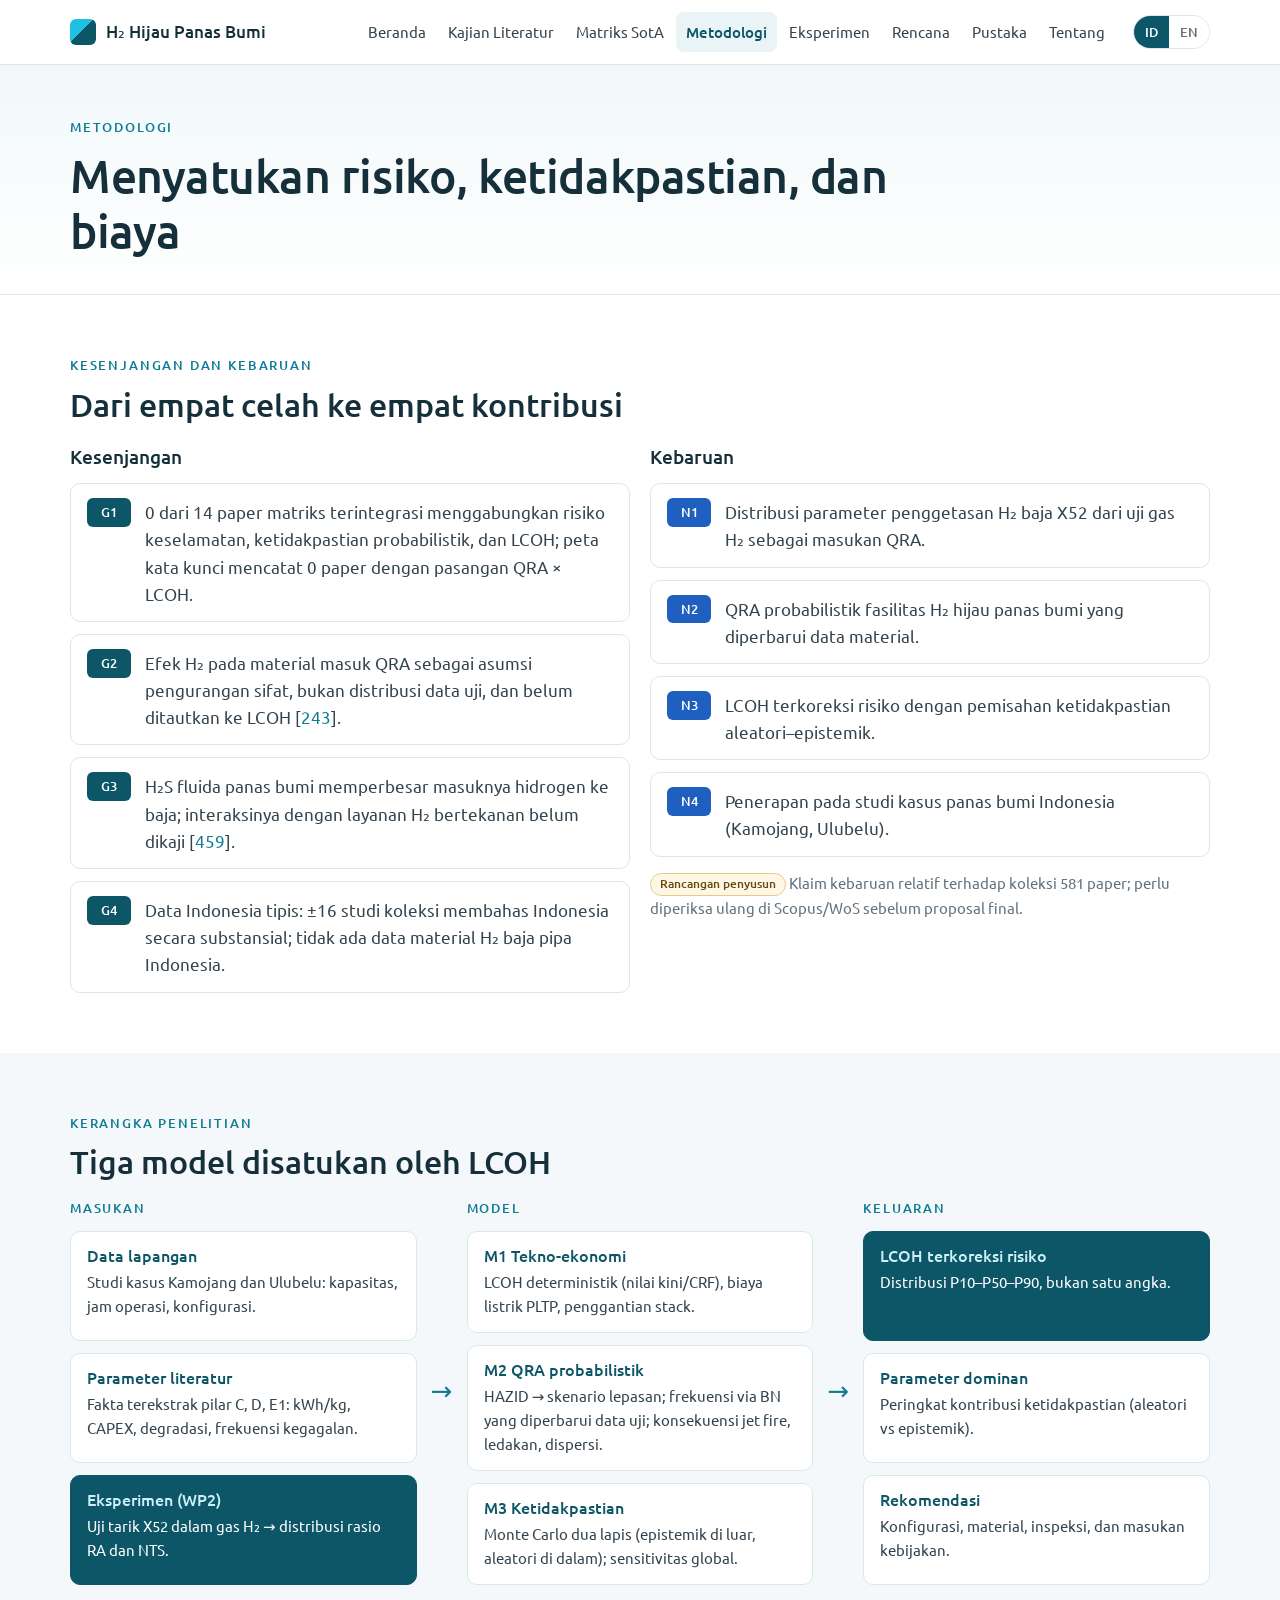
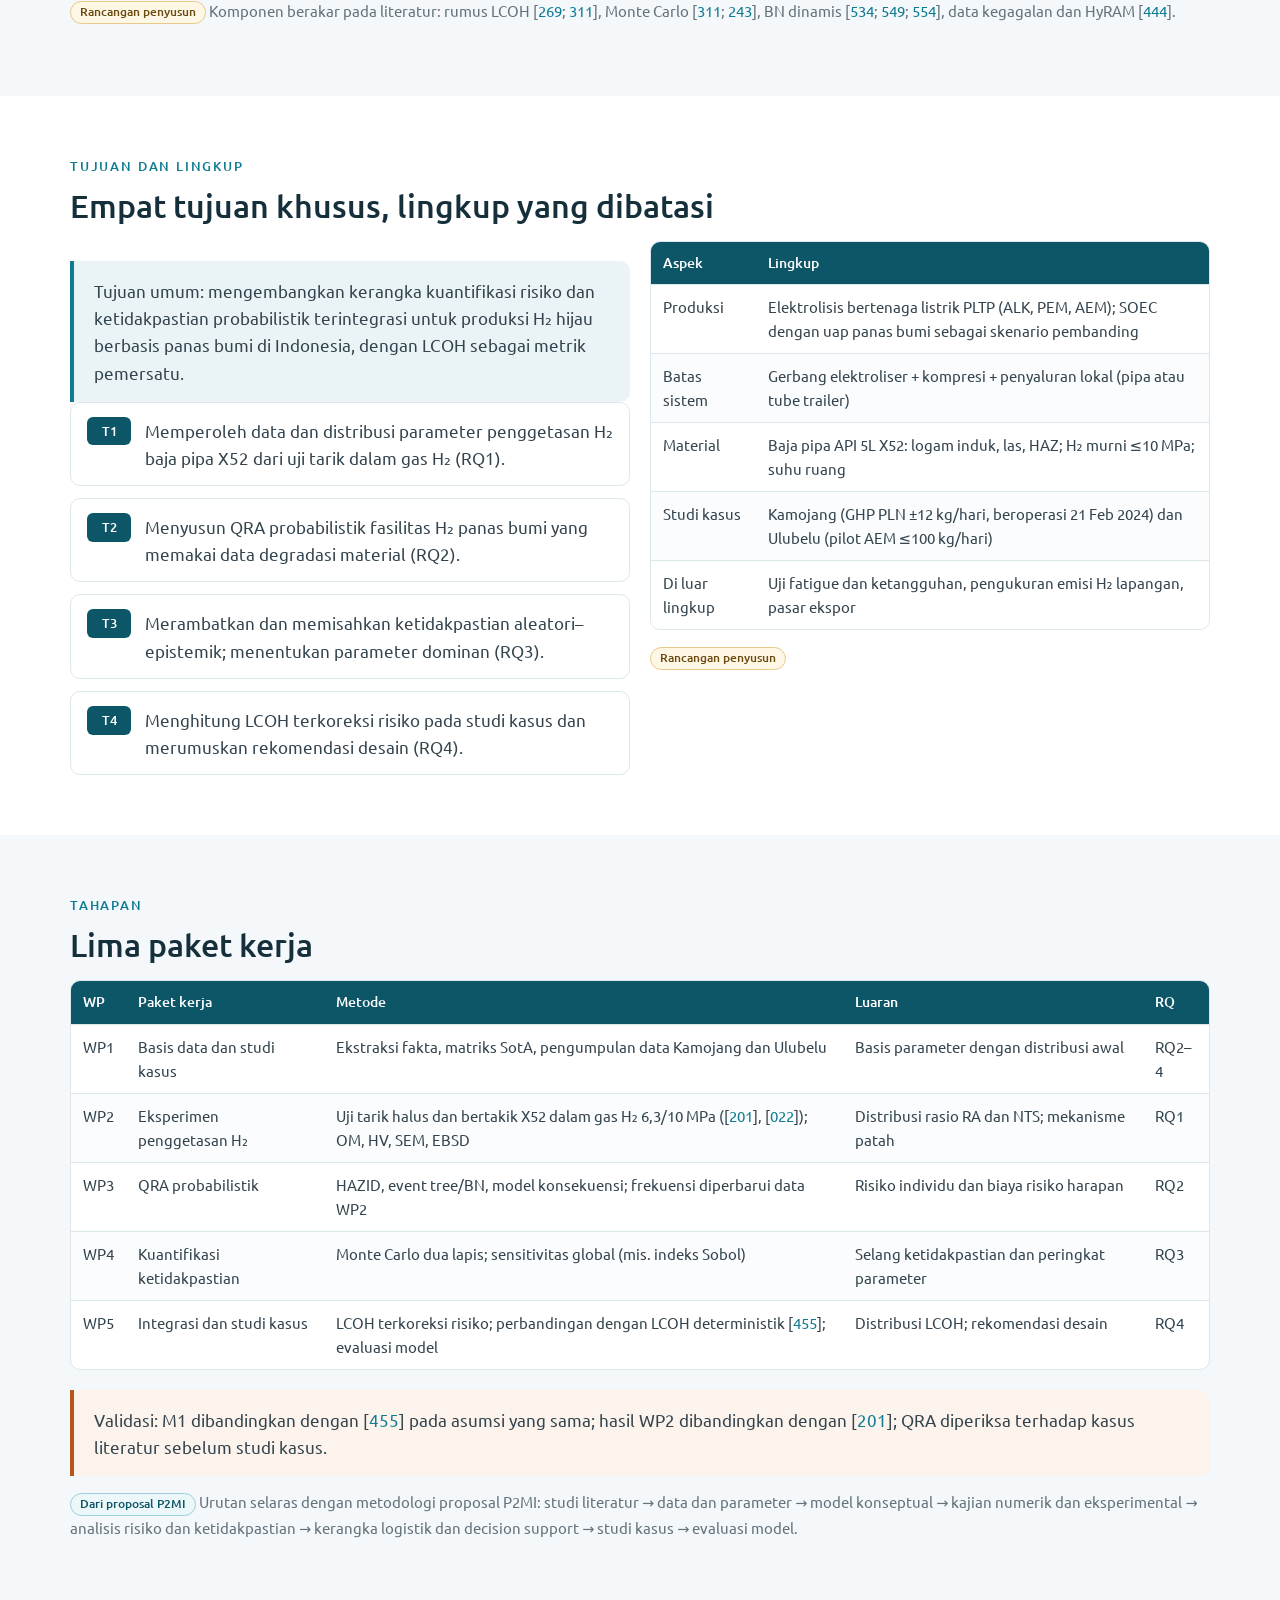
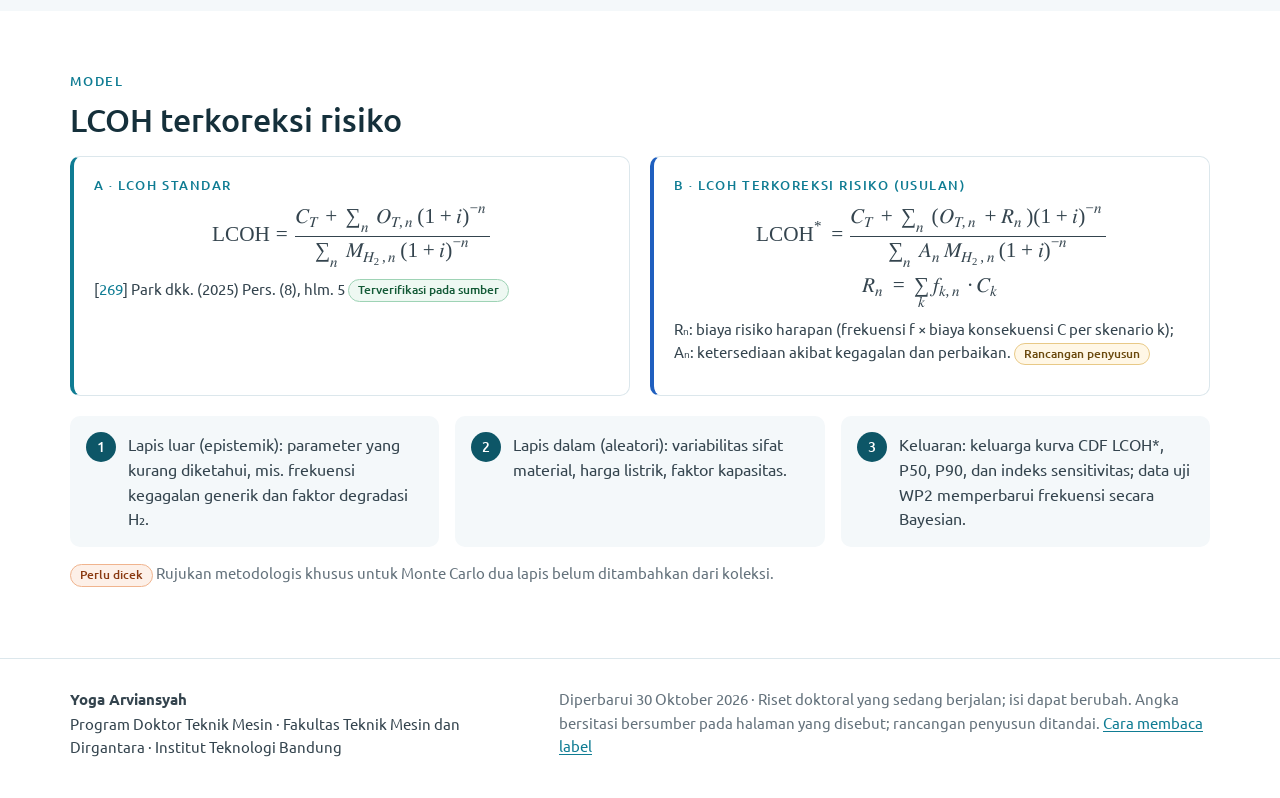
<file: metodologi.html>
<!doctype html>
<html lang="id" data-lang="id" data-title-id="Metodologi · H₂ Hijau Panas Bumi" data-title-en="Methodology · Geothermal Green H₂">
<head>
<meta charset="utf-8">
<meta name="viewport" content="width=device-width, initial-scale=1">
<meta name="color-scheme" content="light only">
<title>Metodologi · H₂ Hijau Panas Bumi</title>
<meta name="description" content="Kerangka QRA, ketidakpastian, dan LCOH terkoreksi risiko.">
<meta property="og:title" content="Metodologi · H₂ Hijau Panas Bumi">
<meta property="og:description" content="Kerangka QRA, ketidakpastian, dan LCOH terkoreksi risiko.">
<meta property="og:type" content="website">
<link rel="icon" href="assets/img/favicon.svg" type="image/svg+xml">
<link rel="stylesheet" href="assets/css/style.css">
<script>(function(){var l='id';try{var q=new URLSearchParams(location.search).get('lang');l=q||localStorage.getItem('lang')||'id'}catch(e){}if(l!=='en')l='id';var d=document.documentElement;d.setAttribute('data-lang',l);d.lang=l;})();</script>
</head>
<body>
<a class="skip" href="#main"><span lang="id">Lompat ke isi</span><span lang="en">Skip to content</span></a>
<header class="topbar"><div class="wrap bar">
  <a class="brand" href="index.html"><span class="logo" aria-hidden="true"></span><span><span lang="id">H₂ Hijau Panas Bumi</span><span lang="en">Geothermal Green H₂</span></span></a>
  <button class="menu" aria-expanded="false" aria-controls="nav" aria-label="Menu"><span></span><span></span><span></span></button>
  <nav id="nav" aria-label="Navigasi utama"><a href="index.html"><span lang="id">Beranda</span><span lang="en">Home</span></a><a href="literatur.html"><span lang="id">Kajian Literatur</span><span lang="en">Literature</span></a><a href="matriks.html"><span lang="id">Matriks SotA</span><span lang="en">SotA Matrix</span></a><a href="metodologi.html" aria-current="page"><span lang="id">Metodologi</span><span lang="en">Methodology</span></a><a href="eksperimen.html"><span lang="id">Eksperimen</span><span lang="en">Experiment</span></a><a href="rencana.html"><span lang="id">Rencana</span><span lang="en">Plan</span></a><a href="pustaka.html"><span lang="id">Pustaka</span><span lang="en">References</span></a><a href="tentang.html"><span lang="id">Tentang</span><span lang="en">About</span></a></nav>
  <div class="langsw" role="group" aria-label="Bahasa / Language"><button data-l="id">ID</button><button data-l="en">EN</button></div>
</div></header>
<main id="main">
<div class="pagehead"><div class="wrap"><p class="kicker"><span lang="id">Metodologi</span><span lang="en">Methodology</span></p><h1><span lang="id">Menyatukan risiko, ketidakpastian, dan biaya</span><span lang="en">Bringing risk, uncertainty, and cost together</span></h1></div></div><section class="sec " id="celah"><div class="wrap"><p class="kicker"><span lang="id">Kesenjangan dan kebaruan</span><span lang="en">Gaps and novelty</span></p><h2><span lang="id">Dari empat celah ke empat kontribusi</span><span lang="en">From four gaps to four contributions</span></h2><div class="g2"><div><h3 class="h3"><span lang="id">Kesenjangan</span><span lang="en">Gaps</span></h3><ol class="rqlist"><li><span class="tag">G1</span><div><p lang="id">0 dari 14 paper matriks terintegrasi menggabungkan risiko keselamatan, ketidakpastian probabilistik, dan LCOH; peta kata kunci mencatat 0 paper dengan pasangan QRA × LCOH.</p><p lang="en">None of the 14 papers in the integrated matrix combines safety risk, probabilistic uncertainty, and LCOH; the keyword map records 0 papers pairing QRA × LCOH.</p></div></li><li><span class="tag">G2</span><div><p lang="id">Efek H₂ pada material masuk QRA sebagai asumsi pengurangan sifat, bukan distribusi data uji, dan belum ditautkan ke LCOH [<a class="cite" href="pustaka.html#r243">243</a>].</p><p lang="en">The H₂ effect on materials enters QRA as an assumed property reduction rather than a distribution from test data, and is not linked to LCOH [<a class="cite" href="pustaka.html#r243">243</a>].</p></div></li><li><span class="tag">G3</span><div><p lang="id">H₂S fluida panas bumi memperbesar masuknya hidrogen ke baja; interaksinya dengan layanan H₂ bertekanan belum dikaji [<a class="cite" href="pustaka.html#r459">459</a>].</p><p lang="en">H₂S in geothermal fluids increases hydrogen uptake into steel; its interaction with pressurised H₂ service has not been studied [<a class="cite" href="pustaka.html#r459">459</a>].</p></div></li><li><span class="tag">G4</span><div><p lang="id">Data Indonesia tipis: ±16 studi koleksi membahas Indonesia secara substansial; tidak ada data material H₂ baja pipa Indonesia.</p><p lang="en">Indonesian data are thin: ~16 studies in the collection treat Indonesia substantively; no H₂ material data exist for Indonesian pipeline steel.</p></div></li></ol></div><div><h3 class="h3"><span lang="id">Kebaruan</span><span lang="en">Novelty</span></h3><ol class="rqlist"><li><span class="tag blue">N1</span><div><p lang="id">Distribusi parameter penggetasan H₂ baja X52 dari uji gas H₂ sebagai masukan QRA.</p><p lang="en">Hydrogen-embrittlement parameter distributions for X52 steel from gaseous H₂ tests as QRA inputs.</p></div></li><li><span class="tag blue">N2</span><div><p lang="id">QRA probabilistik fasilitas H₂ hijau panas bumi yang diperbarui data material.</p><p lang="en">Probabilistic QRA of a geothermal green-H₂ facility updated with material data.</p></div></li><li><span class="tag blue">N3</span><div><p lang="id">LCOH terkoreksi risiko dengan pemisahan ketidakpastian aleatori–epistemik.</p><p lang="en">Risk-adjusted LCOH with separation of aleatory and epistemic uncertainty.</p></div></li><li><span class="tag blue">N4</span><div><p lang="id">Penerapan pada studi kasus panas bumi Indonesia (Kamojang, Ulubelu).</p><p lang="en">Application to Indonesian geothermal case studies (Kamojang, Ulubelu).</p></div></li></ol><p class="note"><span class="badge b-design"><span lang="id">Rancangan penyusun</span><span lang="en">Author's design</span></span> <span lang="id">Klaim kebaruan relatif terhadap koleksi 581 paper; perlu diperiksa ulang di Scopus/WoS sebelum proposal final.</span><span lang="en">Novelty claims are relative to the 581-paper collection; to be rechecked in Scopus/WoS before the final proposal.</span></p></div></div></div></section><section class="sec alt" id="kerangka"><div class="wrap"><p class="kicker"><span lang="id">Kerangka penelitian</span><span lang="en">Research framework</span></p><h2><span lang="id">Tiga model disatukan oleh LCOH</span><span lang="en">Three models unified by LCOH</span></h2><div class="frame3"><div class="fcol"><p class="fhead"><span lang="id">Masukan</span><span lang="en">Inputs</span></p><div class="kb"><h4><span lang="id">Data lapangan</span><span lang="en">Field data</span></h4><p lang="id">Studi kasus Kamojang dan Ulubelu: kapasitas, jam operasi, konfigurasi.</p><p lang="en">Kamojang and Ulubelu case studies: capacity, operating hours, configuration.</p></div><div class="kb"><h4><span lang="id">Parameter literatur</span><span lang="en">Literature parameters</span></h4><p lang="id">Fakta terekstrak pilar C, D, E1: kWh/kg, CAPEX, degradasi, frekuensi kegagalan.</p><p lang="en">Extracted facts from pillars C, D, E1: kWh/kg, CAPEX, degradation, failure frequencies.</p></div><div class="kb dark"><h4><span lang="id">Eksperimen (WP2)</span><span lang="en">Experiment (WP2)</span></h4><p lang="id">Uji tarik X52 dalam gas H₂ → distribusi rasio RA dan NTS.</p><p lang="en">X52 tensile tests in H₂ gas → RA and NTS ratio distributions.</p></div></div><div class="farrow" aria-hidden="true">→</div><div class="fcol"><p class="fhead"><span lang="id">Model</span><span lang="en">Models</span></p><div class="kb"><h4><span lang="id">M1 Tekno-ekonomi</span><span lang="en">M1 Techno-economic</span></h4><p lang="id">LCOH deterministik (nilai kini/CRF), biaya listrik PLTP, penggantian stack.</p><p lang="en">Deterministic LCOH (present value/CRF), geothermal electricity cost, stack replacement.</p></div><div class="kb"><h4><span lang="id">M2 QRA probabilistik</span><span lang="en">M2 Probabilistic QRA</span></h4><p lang="id">HAZID → skenario lepasan; frekuensi via BN yang diperbarui data uji; konsekuensi jet fire, ledakan, dispersi.</p><p lang="en">HAZID → release scenarios; frequencies via a BN updated with test data; jet fire, explosion, and dispersion consequences.</p></div><div class="kb"><h4><span lang="id">M3 Ketidakpastian</span><span lang="en">M3 Uncertainty</span></h4><p lang="id">Monte Carlo dua lapis (epistemik di luar, aleatori di dalam); sensitivitas global.</p><p lang="en">Two-loop Monte Carlo (epistemic outer, aleatory inner); global sensitivity.</p></div></div><div class="farrow" aria-hidden="true">→</div><div class="fcol"><p class="fhead"><span lang="id">Keluaran</span><span lang="en">Outputs</span></p><div class="kb dark"><h4><span lang="id">LCOH terkoreksi risiko</span><span lang="en">Risk-adjusted LCOH</span></h4><p lang="id">Distribusi P10–P50–P90, bukan satu angka.</p><p lang="en">A P10–P50–P90 distribution, not a single number.</p></div><div class="kb"><h4><span lang="id">Parameter dominan</span><span lang="en">Dominant parameters</span></h4><p lang="id">Peringkat kontribusi ketidakpastian (aleatori vs epistemik).</p><p lang="en">Ranking of uncertainty contributions (aleatory vs epistemic).</p></div><div class="kb"><h4><span lang="id">Rekomendasi</span><span lang="en">Recommendations</span></h4><p lang="id">Konfigurasi, material, inspeksi, dan masukan kebijakan.</p><p lang="en">Configuration, materials, inspection, and policy input.</p></div></div></div><p class="note"><span class="badge b-design"><span lang="id">Rancangan penyusun</span><span lang="en">Author's design</span></span> <span lang="id">Komponen berakar pada literatur: rumus LCOH [<a class="cite" href="pustaka.html#r269">269</a>; <a class="cite" href="pustaka.html#r311">311</a>], Monte Carlo [<a class="cite" href="pustaka.html#r311">311</a>; <a class="cite" href="pustaka.html#r243">243</a>], BN dinamis [<a class="cite" href="pustaka.html#r534">534</a>; <a class="cite" href="pustaka.html#r549">549</a>; <a class="cite" href="pustaka.html#r554">554</a>], data kegagalan dan HyRAM [<a class="cite" href="pustaka.html#r444">444</a>].</span><span lang="en">Components are grounded in the literature: LCOH formulations [<a class="cite" href="pustaka.html#r269">269</a>; <a class="cite" href="pustaka.html#r311">311</a>], Monte Carlo [<a class="cite" href="pustaka.html#r311">311</a>; <a class="cite" href="pustaka.html#r243">243</a>], dynamic BNs [<a class="cite" href="pustaka.html#r534">534</a>; <a class="cite" href="pustaka.html#r549">549</a>; <a class="cite" href="pustaka.html#r554">554</a>], failure data and HyRAM [<a class="cite" href="pustaka.html#r444">444</a>].</span></p></div></section><section class="sec " id="tujuan"><div class="wrap"><p class="kicker"><span lang="id">Tujuan dan lingkup</span><span lang="en">Objectives and scope</span></p><h2><span lang="id">Empat tujuan khusus, lingkup yang dibatasi</span><span lang="en">Four specific objectives, a bounded scope</span></h2><div class="g2"><div><div class="callout"><p lang="id">Tujuan umum: mengembangkan kerangka kuantifikasi risiko dan ketidakpastian probabilistik terintegrasi untuk produksi H₂ hijau berbasis panas bumi di Indonesia, dengan LCOH sebagai metrik pemersatu.</p><p lang="en">Overall aim: develop an integrated probabilistic risk and uncertainty quantification framework for geothermal-based green H₂ production in Indonesia, with LCOH as the unifying metric.</p></div><ol class="rqlist"><li><span class="tag">T1</span><div><p lang="id">Memperoleh data dan distribusi parameter penggetasan H₂ baja pipa X52 dari uji tarik dalam gas H₂ (RQ1).</p><p lang="en">Obtain data and distributions of H₂ embrittlement parameters for X52 pipeline steel from tensile tests in H₂ gas (RQ1).</p></div></li><li><span class="tag">T2</span><div><p lang="id">Menyusun QRA probabilistik fasilitas H₂ panas bumi yang memakai data degradasi material (RQ2).</p><p lang="en">Develop a probabilistic QRA of a geothermal H₂ facility using material degradation data (RQ2).</p></div></li><li><span class="tag">T3</span><div><p lang="id">Merambatkan dan memisahkan ketidakpastian aleatori–epistemik; menentukan parameter dominan (RQ3).</p><p lang="en">Propagate and separate aleatory–epistemic uncertainty; identify dominant parameters (RQ3).</p></div></li><li><span class="tag">T4</span><div><p lang="id">Menghitung LCOH terkoreksi risiko pada studi kasus dan merumuskan rekomendasi desain (RQ4).</p><p lang="en">Compute risk-adjusted LCOH for the case studies and formulate design recommendations (RQ4).</p></div></li></ol></div><div><div class="tbl "><table><thead><tr><th scope="col"><span lang="id">Aspek</span><span lang="en">Aspect</span></th><th scope="col"><span lang="id">Lingkup</span><span lang="en">Scope</span></th></tr></thead><tbody><tr><td><span lang="id">Produksi</span><span lang="en">Production</span></td><td><span lang="id">Elektrolisis bertenaga listrik PLTP (ALK, PEM, AEM); SOEC dengan uap panas bumi sebagai skenario pembanding</span><span lang="en">Electrolysis powered by geothermal electricity (ALK, PEM, AEM); SOEC with geothermal steam as a comparison scenario</span></td></tr><tr><td><span lang="id">Batas sistem</span><span lang="en">System boundary</span></td><td><span lang="id">Gerbang elektroliser + kompresi + penyaluran lokal (pipa atau tube trailer)</span><span lang="en">Electrolyser gate + compression + local delivery (pipeline or tube trailer)</span></td></tr><tr><td><span lang="id">Material</span><span lang="en">Material</span></td><td><span lang="id">Baja pipa API 5L X52: logam induk, las, HAZ; H₂ murni ≤10 MPa; suhu ruang</span><span lang="en">API 5L X52 pipeline steel: base metal, weld, HAZ; pure H₂ ≤10 MPa; room temperature</span></td></tr><tr><td><span lang="id">Studi kasus</span><span lang="en">Case studies</span></td><td><span lang="id">Kamojang (GHP PLN ±12 kg/hari, beroperasi 21 Feb 2024) dan Ulubelu (pilot AEM ≤100 kg/hari)</span><span lang="en">Kamojang (PLN green hydrogen plant, ~12 kg/day, operating since 21 Feb 2024) and Ulubelu (AEM pilot, ≤100 kg/day)</span></td></tr><tr><td><span lang="id">Di luar lingkup</span><span lang="en">Out of scope</span></td><td><span lang="id">Uji fatigue dan ketangguhan, pengukuran emisi H₂ lapangan, pasar ekspor</span><span lang="en">Fatigue and toughness testing, field H₂ emission measurement, export markets</span></td></tr></tbody></table></div><p class="note"><span class="badge b-design"><span lang="id">Rancangan penyusun</span><span lang="en">Author's design</span></span></p></div></div></div></section><section class="sec alt" id="wp"><div class="wrap"><p class="kicker"><span lang="id">Tahapan</span><span lang="en">Work packages</span></p><h2><span lang="id">Lima paket kerja</span><span lang="en">Five work packages</span></h2><div class="tbl "><table><thead><tr><th scope="col">WP</th><th scope="col"><span lang="id">Paket kerja</span><span lang="en">Work package</span></th><th scope="col"><span lang="id">Metode</span><span lang="en">Method</span></th><th scope="col"><span lang="id">Luaran</span><span lang="en">Output</span></th><th scope="col">RQ</th></tr></thead><tbody><tr><td>WP1</td><td><span lang="id">Basis data dan studi kasus</span><span lang="en">Database and case studies</span></td><td><span lang="id">Ekstraksi fakta, matriks SotA, pengumpulan data Kamojang dan Ulubelu</span><span lang="en">Fact extraction, SotA matrices, Kamojang and Ulubelu data collection</span></td><td><span lang="id">Basis parameter dengan distribusi awal</span><span lang="en">Parameter base with prior distributions</span></td><td>RQ2–4</td></tr><tr><td>WP2</td><td><span lang="id">Eksperimen penggetasan H₂</span><span lang="en">H₂ embrittlement experiment</span></td><td><span lang="id">Uji tarik halus dan bertakik X52 dalam gas H₂ 6,3/10 MPa ([<a class="cite" href="pustaka.html#r201">201</a>], [<a class="cite" href="pustaka.html#r022">022</a>]); OM, HV, SEM, EBSD</span><span lang="en">Smooth and notched tensile tests of X52 in 6.3/10 MPa H₂ gas ([<a class="cite" href="pustaka.html#r201">201</a>], [<a class="cite" href="pustaka.html#r022">022</a>]); OM, HV, SEM, EBSD</span></td><td><span lang="id">Distribusi rasio RA dan NTS; mekanisme patah</span><span lang="en">RA and NTS ratio distributions; fracture mechanisms</span></td><td>RQ1</td></tr><tr><td>WP3</td><td><span lang="id">QRA probabilistik</span><span lang="en">Probabilistic QRA</span></td><td><span lang="id">HAZID, event tree/BN, model konsekuensi; frekuensi diperbarui data WP2</span><span lang="en">HAZID, event tree/BN, consequence models; frequencies updated with WP2 data</span></td><td><span lang="id">Risiko individu dan biaya risiko harapan</span><span lang="en">Individual risk and expected risk cost</span></td><td>RQ2</td></tr><tr><td>WP4</td><td><span lang="id">Kuantifikasi ketidakpastian</span><span lang="en">Uncertainty quantification</span></td><td><span lang="id">Monte Carlo dua lapis; sensitivitas global (mis. indeks Sobol)</span><span lang="en">Two-loop Monte Carlo; global sensitivity (e.g., Sobol indices)</span></td><td><span lang="id">Selang ketidakpastian dan peringkat parameter</span><span lang="en">Uncertainty bounds and parameter ranking</span></td><td>RQ3</td></tr><tr><td>WP5</td><td><span lang="id">Integrasi dan studi kasus</span><span lang="en">Integration and case studies</span></td><td><span lang="id">LCOH terkoreksi risiko; perbandingan dengan LCOH deterministik [<a class="cite" href="pustaka.html#r455">455</a>]; evaluasi model</span><span lang="en">Risk-adjusted LCOH; comparison with deterministic LCOH [<a class="cite" href="pustaka.html#r455">455</a>]; model evaluation</span></td><td><span lang="id">Distribusi LCOH; rekomendasi desain</span><span lang="en">LCOH distribution; design recommendations</span></td><td>RQ4</td></tr></tbody></table></div><div class="callout warn"><p lang="id">Validasi: M1 dibandingkan dengan [<a class="cite" href="pustaka.html#r455">455</a>] pada asumsi yang sama; hasil WP2 dibandingkan dengan [<a class="cite" href="pustaka.html#r201">201</a>]; QRA diperiksa terhadap kasus literatur sebelum studi kasus.</p><p lang="en">Validation: M1 is benchmarked against [<a class="cite" href="pustaka.html#r455">455</a>] under the same assumptions; WP2 results against [<a class="cite" href="pustaka.html#r201">201</a>]; the QRA against literature cases before the case studies.</p></div><p class="note"><span class="badge b-proposal"><span lang="id">Dari proposal P2MI</span><span lang="en">From P2MI proposal</span></span> <span lang="id">Urutan selaras dengan metodologi proposal P2MI: studi literatur → data dan parameter → model konseptual → kajian numerik dan eksperimental → analisis risiko dan ketidakpastian → kerangka logistik dan decision support → studi kasus → evaluasi model.</span><span lang="en">The sequence follows the P2MI proposal methodology: literature review → data and parameters → conceptual model → numerical and experimental studies → risk and uncertainty analysis → logistics and decision-support framework → case studies → model evaluation.</span></p></div></section><section class="sec " id="model"><div class="wrap"><p class="kicker"><span lang="id">Model</span><span lang="en">Model</span></p><h2><span lang="id">LCOH terkoreksi risiko</span><span lang="en">Risk-adjusted LCOH</span></h2><div class="g2"><div class="formula"><p class="fl"><span lang="id">A · LCOH standar</span><span lang="en">A · Standard LCOH</span></p><math display="block"><mrow><mi>LCOH</mi><mo>=</mo><mfrac><mrow><msub><mi>C</mi><mi>T</mi></msub><mo>+</mo><munder><mo>∑</mo><mi>n</mi></munder><msub><mi>O</mi><mrow><mi>T</mi><mo>,</mo><mi>n</mi></mrow></msub><msup><mrow><mo>(</mo><mn>1</mn><mo>+</mo><mi>i</mi><mo>)</mo></mrow><mrow><mo>−</mo><mi>n</mi></mrow></msup></mrow><mrow><munder><mo>∑</mo><mi>n</mi></munder><msub><mi>M</mi><mrow><msub><mi>H</mi><mn>2</mn></msub><mo>,</mo><mi>n</mi></mrow></msub><msup><mrow><mo>(</mo><mn>1</mn><mo>+</mo><mi>i</mi><mo>)</mo></mrow><mrow><mo>−</mo><mi>n</mi></mrow></msup></mrow></mfrac></mrow></math><p class="small">[<a class="cite" href="pustaka.html#r269">269</a>] Park dkk. (2025) Pers. (8), hlm. 5 <span class="badge b-verified"><span lang="id">Terverifikasi pada sumber</span><span lang="en">Verified at source</span></span></p></div><div class="formula blue"><p class="fl"><span lang="id">B · LCOH terkoreksi risiko (usulan)</span><span lang="en">B · Risk-adjusted LCOH (proposed)</span></p><math display="block"><mrow><msup><mi>LCOH</mi><mo>*</mo></msup><mo>=</mo><mfrac><mrow><msub><mi>C</mi><mi>T</mi></msub><mo>+</mo><munder><mo>∑</mo><mi>n</mi></munder><mrow><mo>(</mo><msub><mi>O</mi><mrow><mi>T</mi><mo>,</mo><mi>n</mi></mrow></msub><mo>+</mo><msub><mi>R</mi><mi>n</mi></msub><mo>)</mo></mrow><msup><mrow><mo>(</mo><mn>1</mn><mo>+</mo><mi>i</mi><mo>)</mo></mrow><mrow><mo>−</mo><mi>n</mi></mrow></msup></mrow><mrow><munder><mo>∑</mo><mi>n</mi></munder><msub><mi>A</mi><mi>n</mi></msub><msub><mi>M</mi><mrow><msub><mi>H</mi><mn>2</mn></msub><mo>,</mo><mi>n</mi></mrow></msub><msup><mrow><mo>(</mo><mn>1</mn><mo>+</mo><mi>i</mi><mo>)</mo></mrow><mrow><mo>−</mo><mi>n</mi></mrow></msup></mrow></mfrac></mrow></math><math display="block"><mrow><msub><mi>R</mi><mi>n</mi></msub><mo>=</mo><munder><mo>∑</mo><mi>k</mi></munder><msub><mi>f</mi><mrow><mi>k</mi><mo>,</mo><mi>n</mi></mrow></msub><mo>·</mo><msub><mi>C</mi><mi>k</mi></msub></mrow></math><p class="small"><span lang="id">Rₙ: biaya risiko harapan (frekuensi f × biaya konsekuensi C per skenario k); Aₙ: ketersediaan akibat kegagalan dan perbaikan.</span><span lang="en">Rₙ: expected risk cost (frequency f × consequence cost C per scenario k); Aₙ: availability after failures and repairs.</span> <span class="badge b-design"><span lang="id">Rancangan penyusun</span><span lang="en">Author's design</span></span></p></div></div><div class="steps3"><div><span class="num">1</span><p lang="id">Lapis luar (epistemik): parameter yang kurang diketahui, mis. frekuensi kegagalan generik dan faktor degradasi H₂.</p><p lang="en">Outer loop (epistemic): poorly known parameters, e.g., generic failure frequencies and H₂ degradation factors.</p></div><div><span class="num">2</span><p lang="id">Lapis dalam (aleatori): variabilitas sifat material, harga listrik, faktor kapasitas.</p><p lang="en">Inner loop (aleatory): variability in material properties, electricity price, capacity factor.</p></div><div><span class="num">3</span><p lang="id">Keluaran: keluarga kurva CDF LCOH*, P50, P90, dan indeks sensitivitas; data uji WP2 memperbarui frekuensi secara Bayesian.</p><p lang="en">Output: a family of LCOH* CDFs, P50, P90, and sensitivity indices; WP2 test data update frequencies in a Bayesian way.</p></div></div><p class="note"><span class="badge b-check"><span lang="id">Perlu dicek</span><span lang="en">To be checked</span></span> <span lang="id">Rujukan metodologis khusus untuk Monte Carlo dua lapis belum ditambahkan dari koleksi.</span><span lang="en">A specific methodological reference for two-loop Monte Carlo has not yet been added from the collection.</span></p></div></section>
</main>
<footer class="foot"><div class="wrap">
  <div><strong>Yoga Arviansyah</strong><br><span lang="id">Program Doktor Teknik Mesin · Fakultas Teknik Mesin dan Dirgantara · Institut Teknologi Bandung</span><span lang="en">Doctoral Program in Mechanical Engineering · Faculty of Mechanical and Aerospace Engineering · Institut Teknologi Bandung</span></div>
  <div class="muted"><span lang="id">Diperbarui 30 Oktober 2026</span><span lang="en">Updated 30 October 2026</span> · <span lang="id">Riset doktoral yang sedang berjalan; isi dapat berubah. Angka bersitasi bersumber pada halaman yang disebut; rancangan penyusun ditandai.</span><span lang="en">Ongoing doctoral research; content may change. Cited figures come from the stated pages; author designs are labelled.</span>
  <a href="tentang.html#label"><span lang="id">Cara membaca label</span><span lang="en">How to read labels</span></a></div>
</div></footer>

<script src="assets/js/site.js"></script>
</body>
</html>
</file>
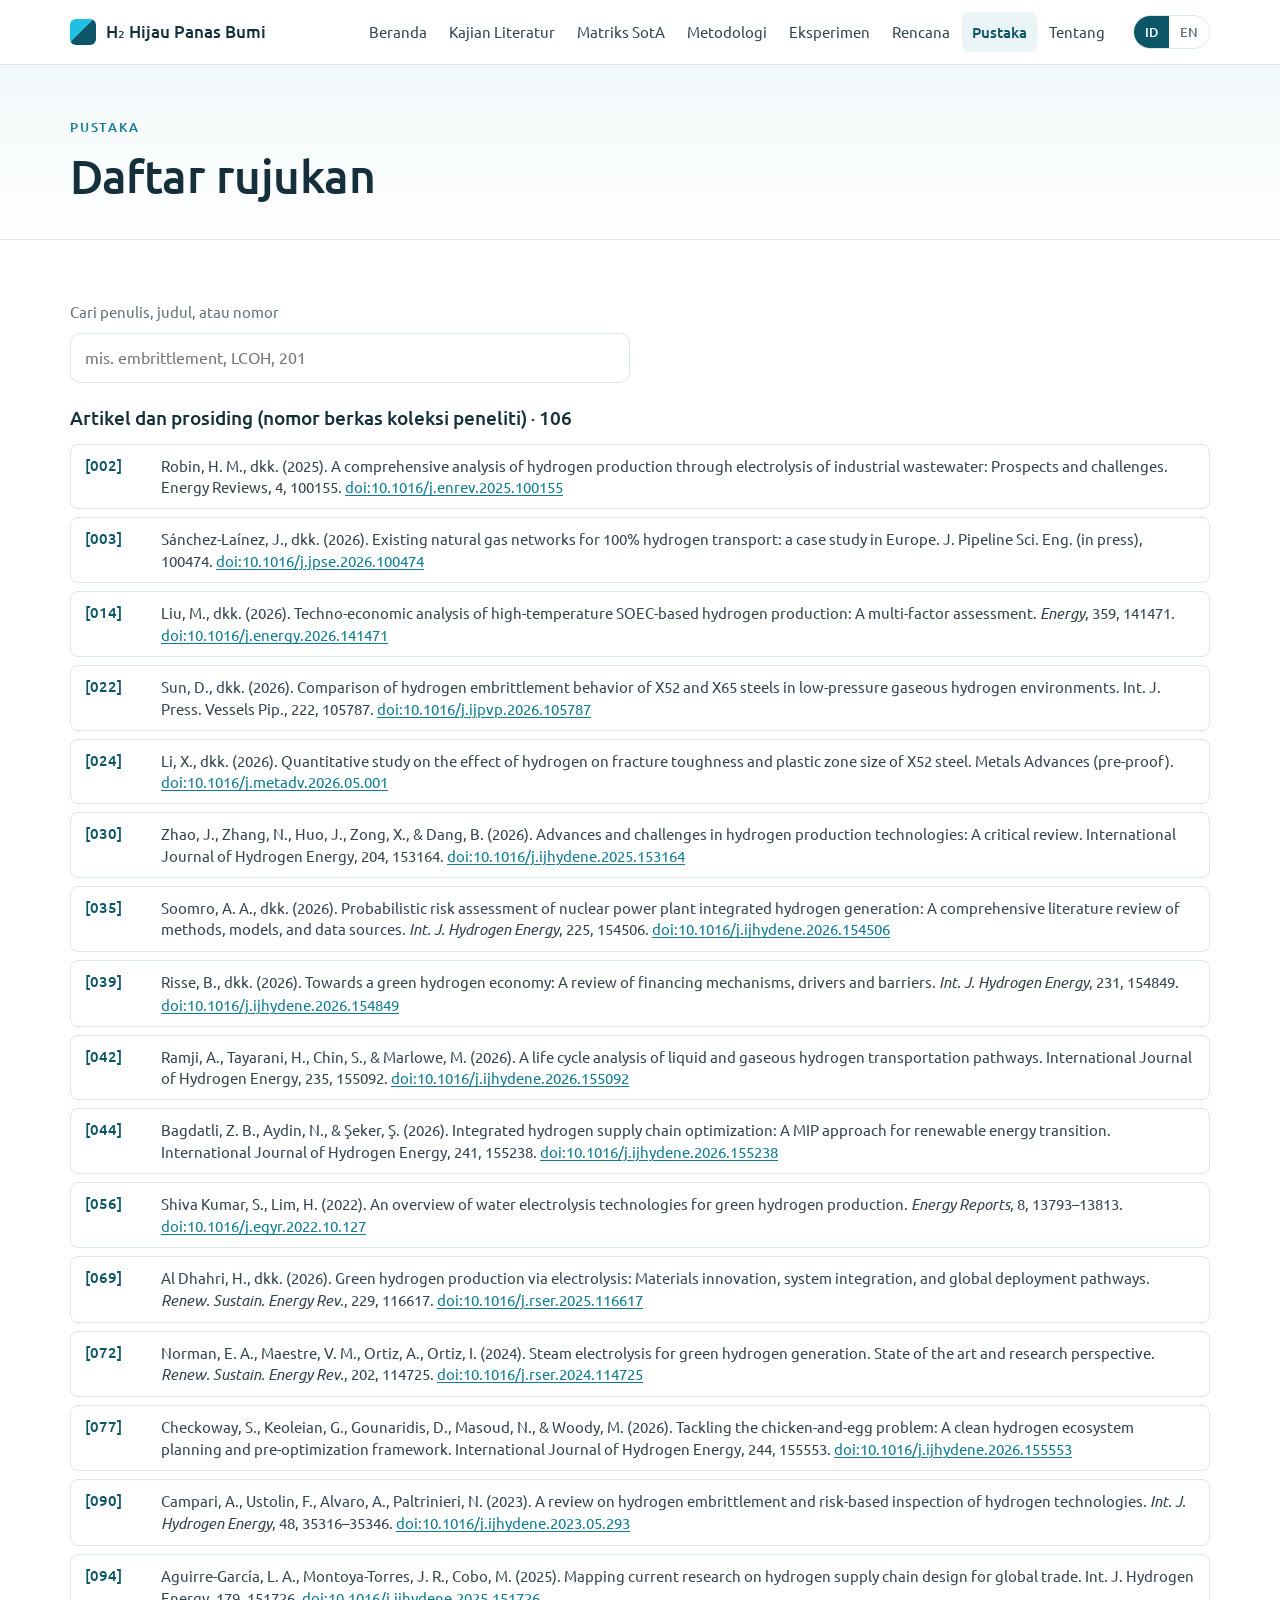
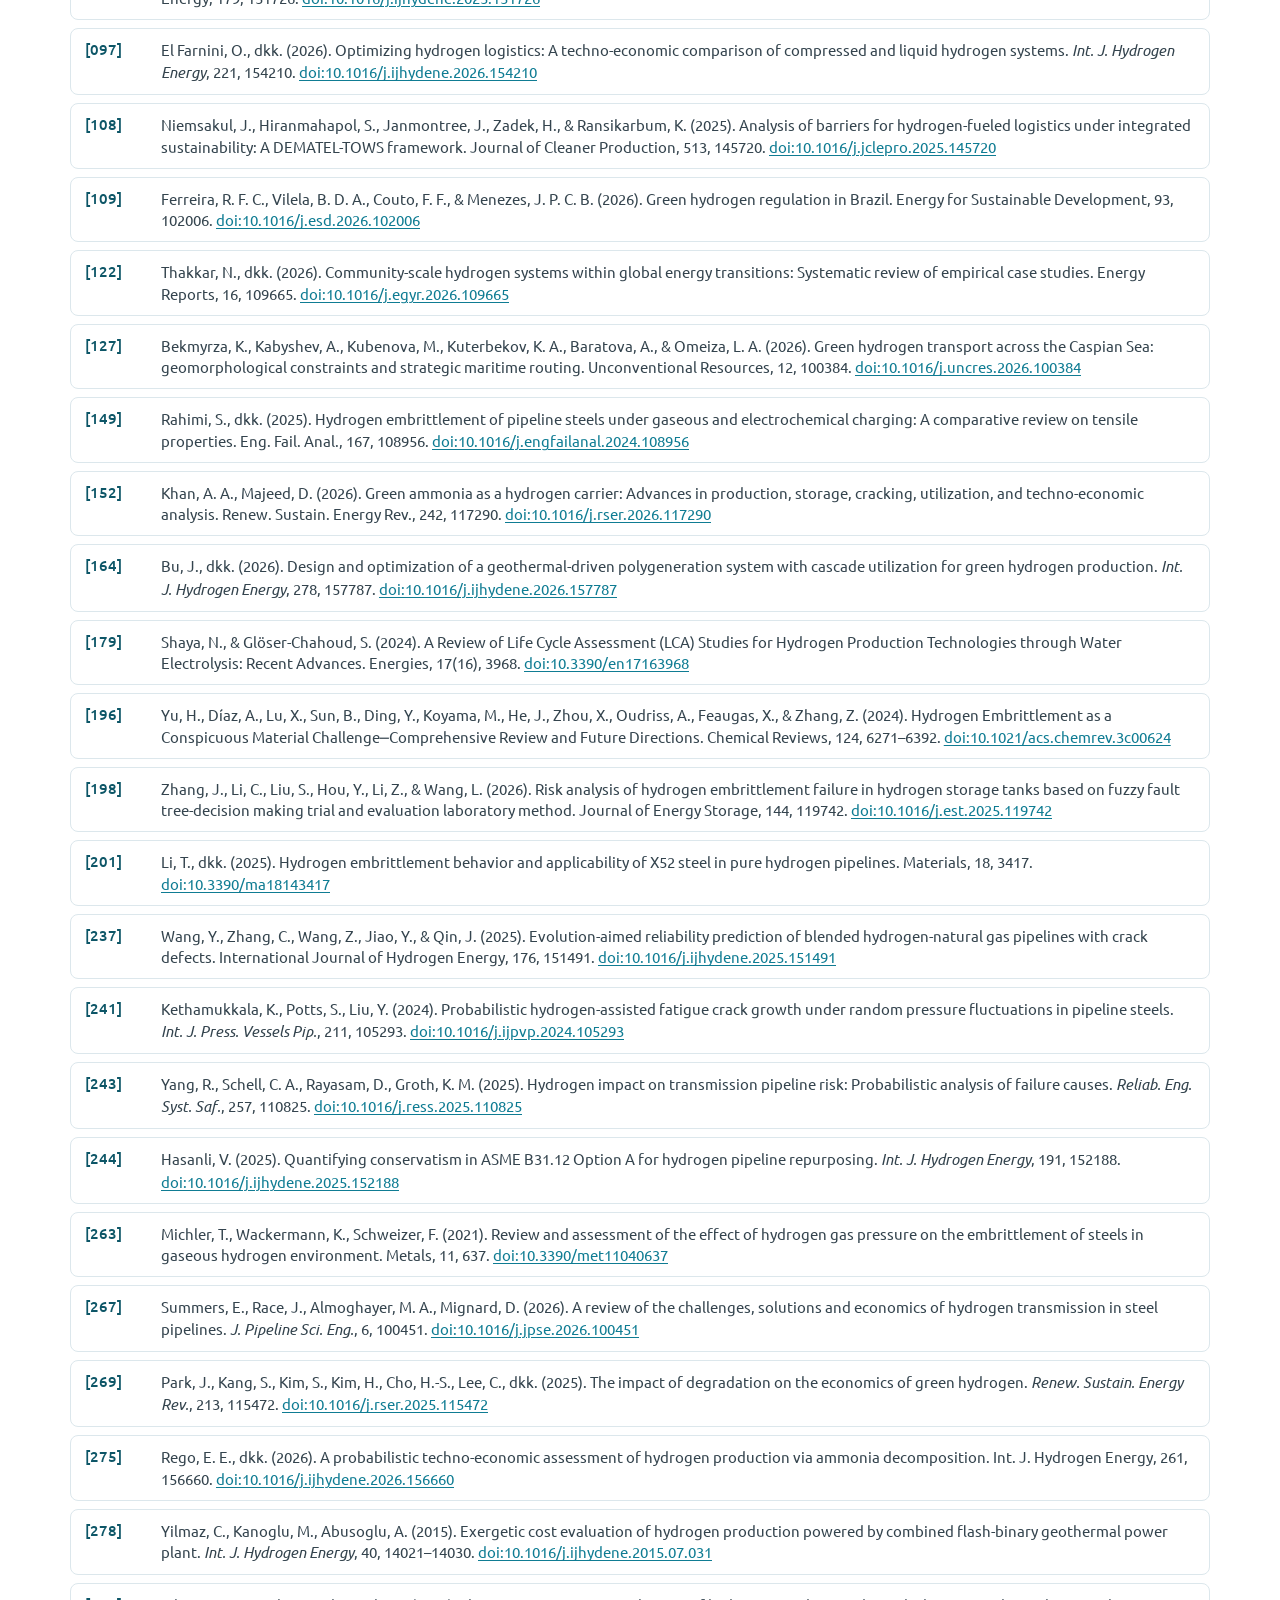
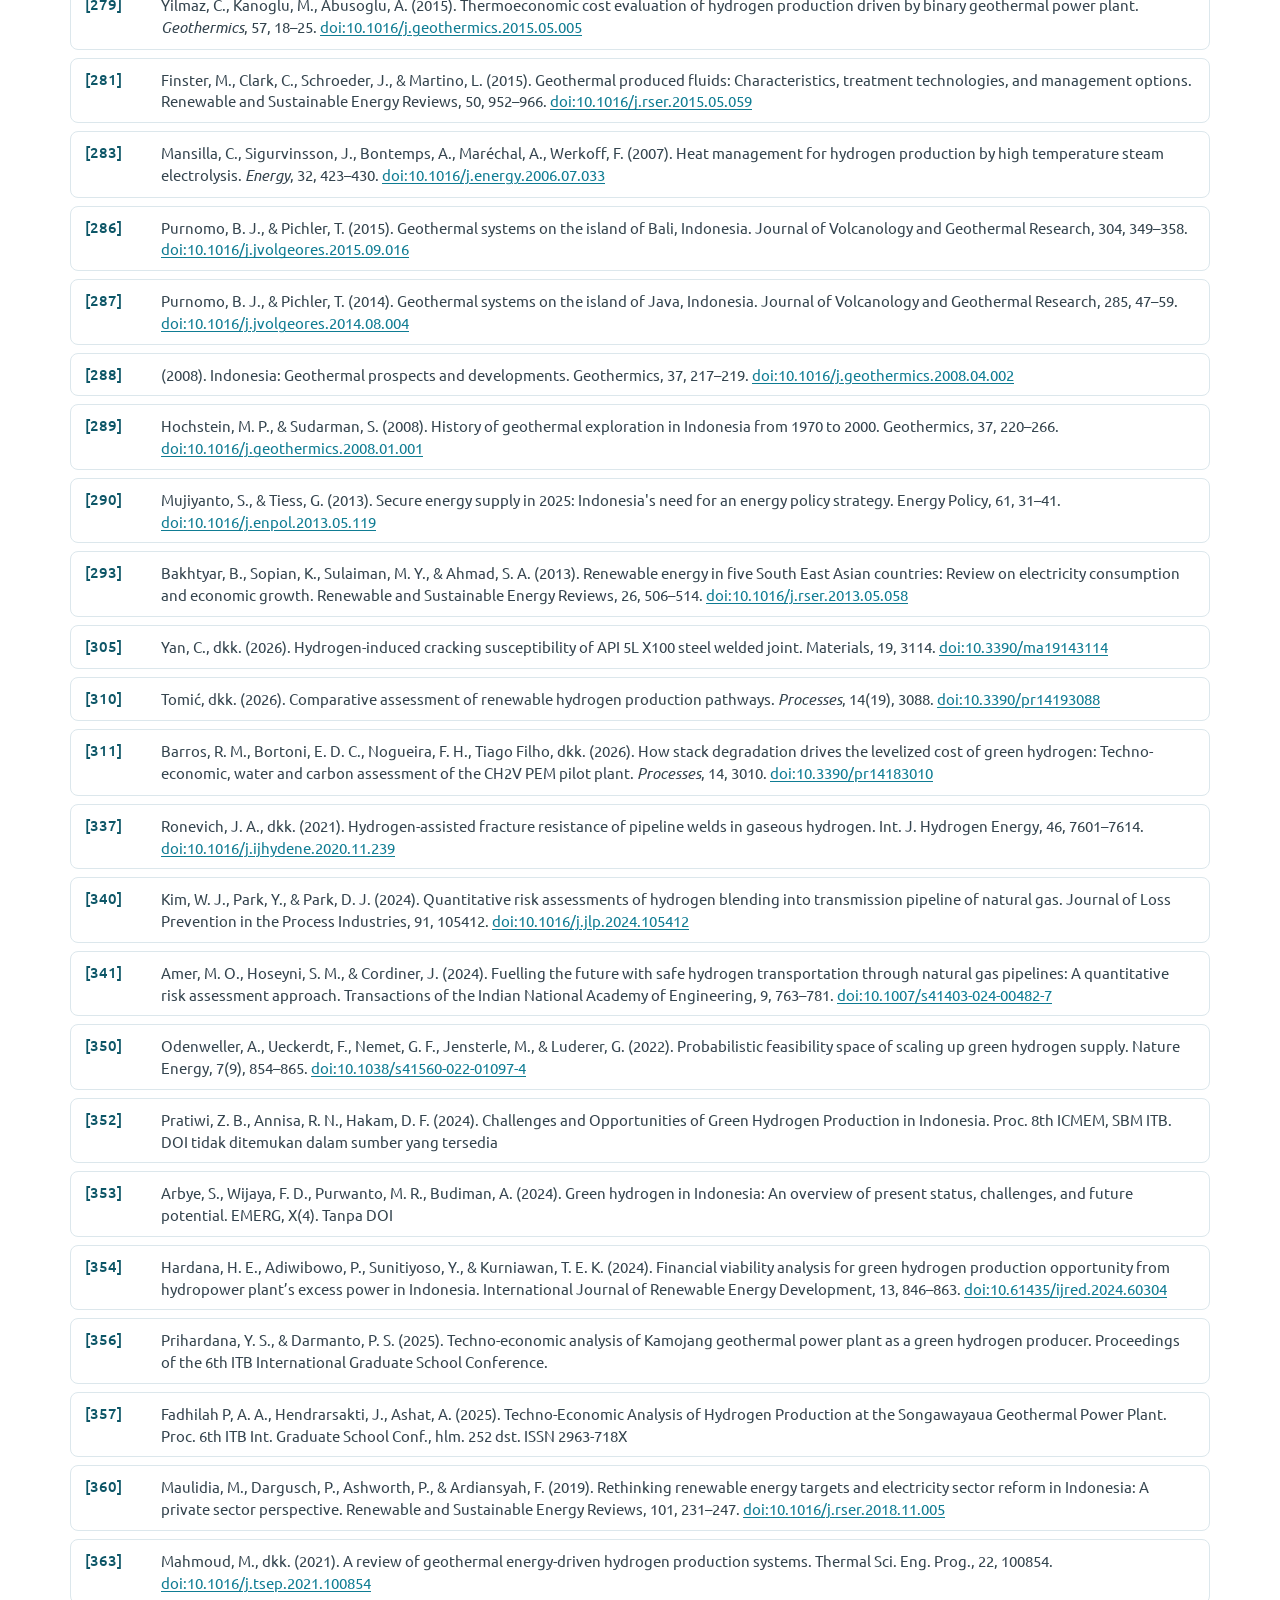
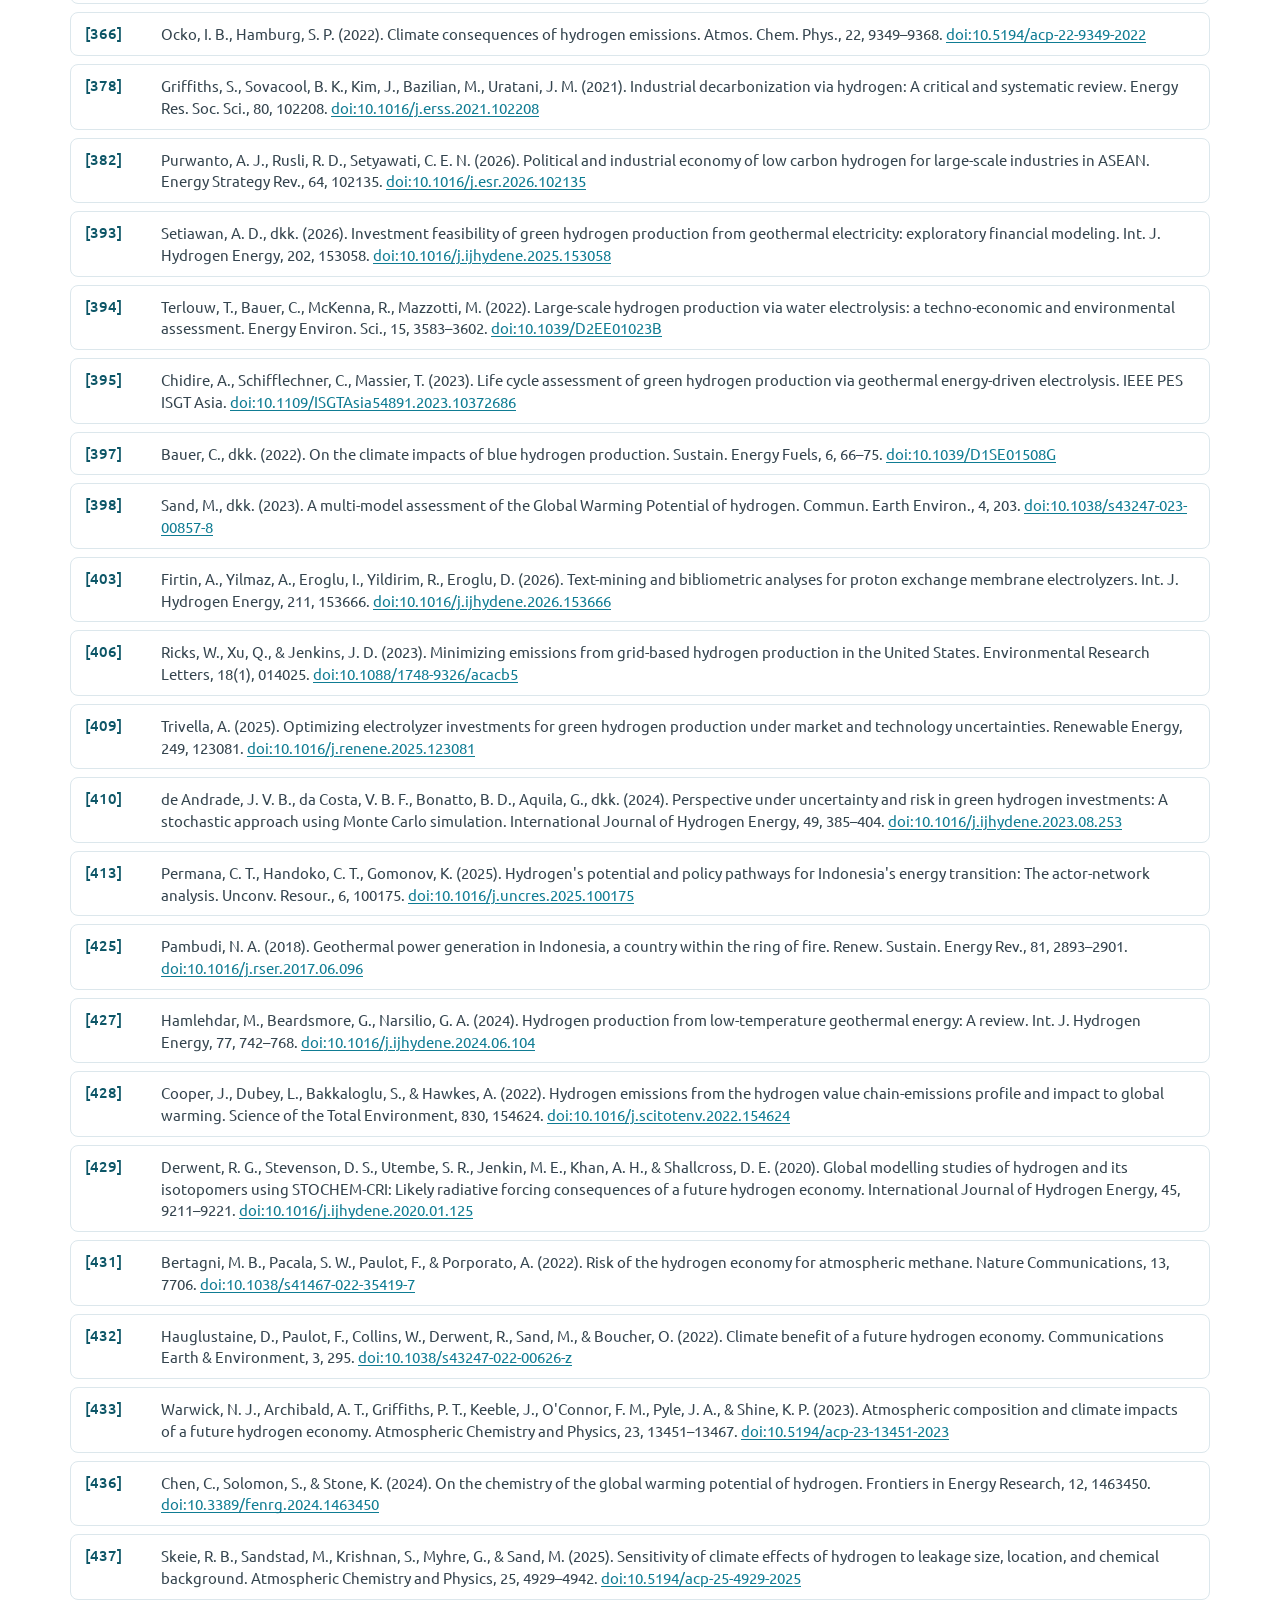
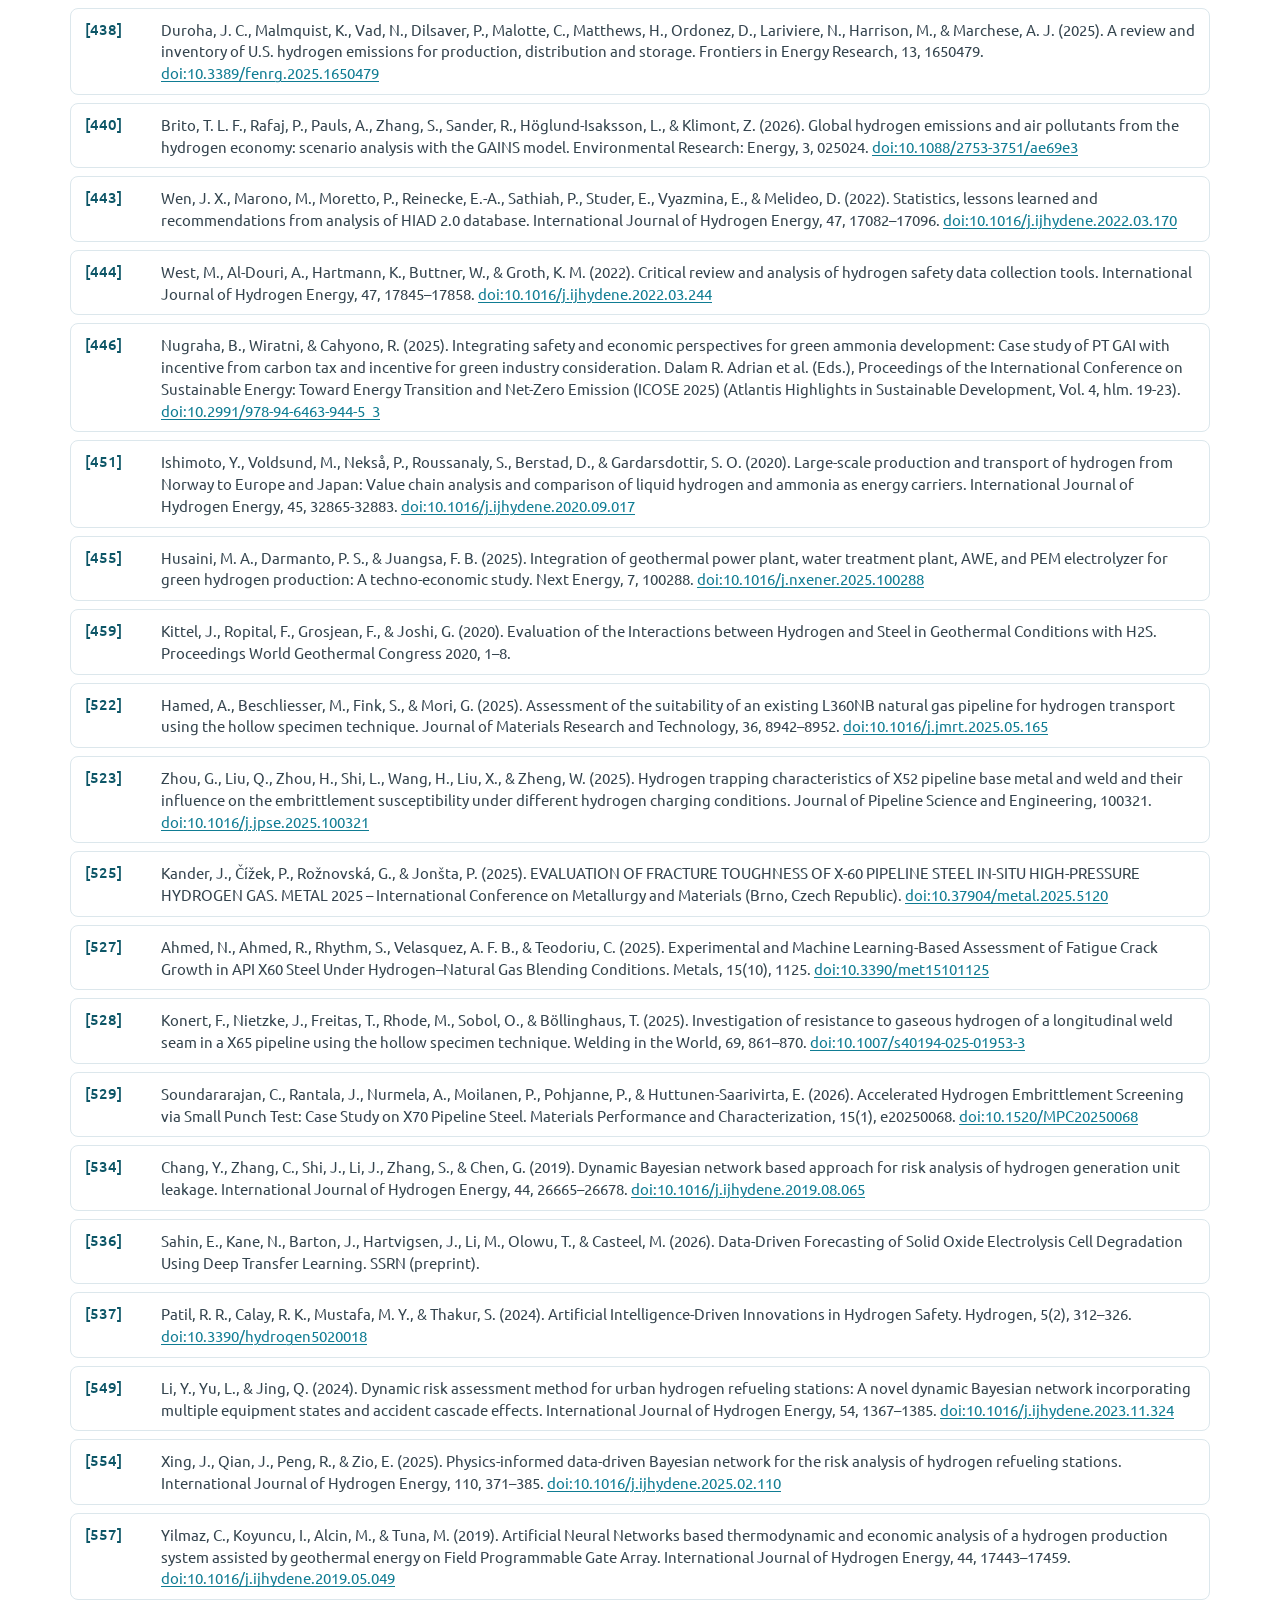
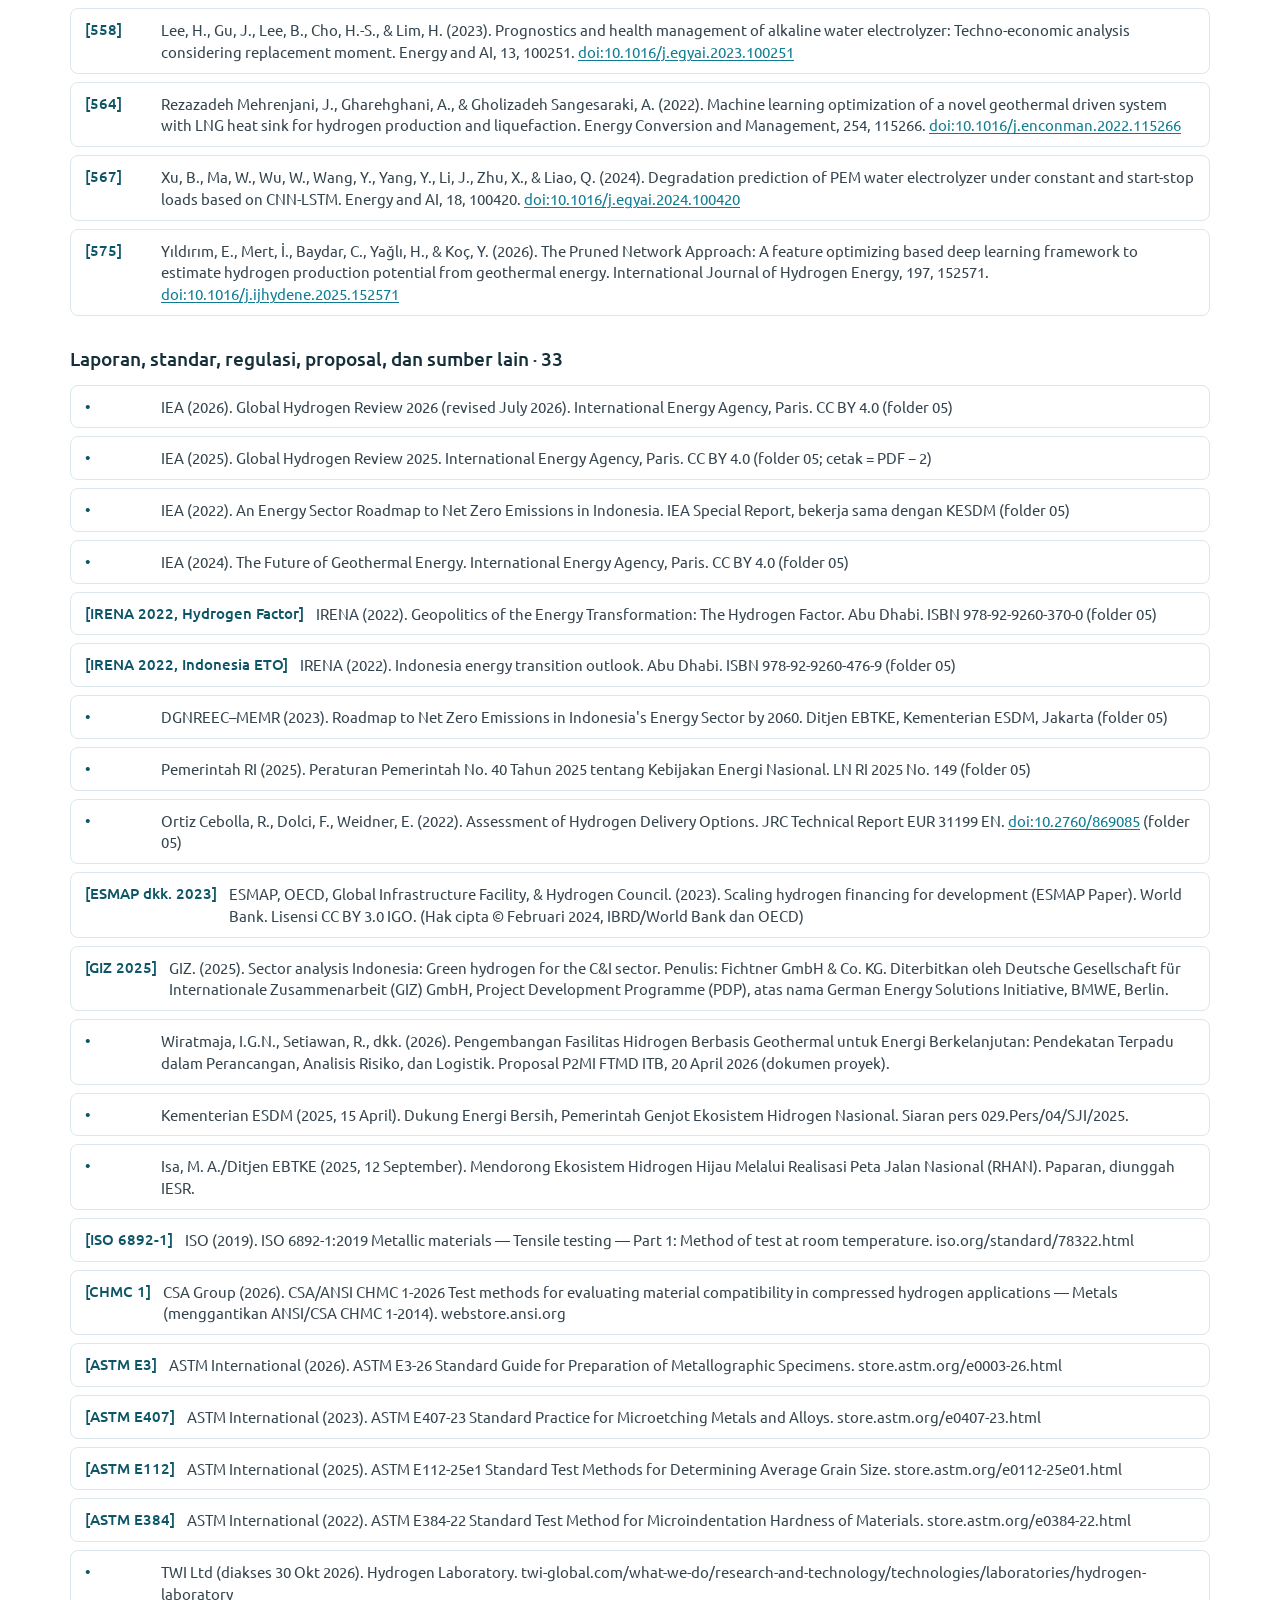
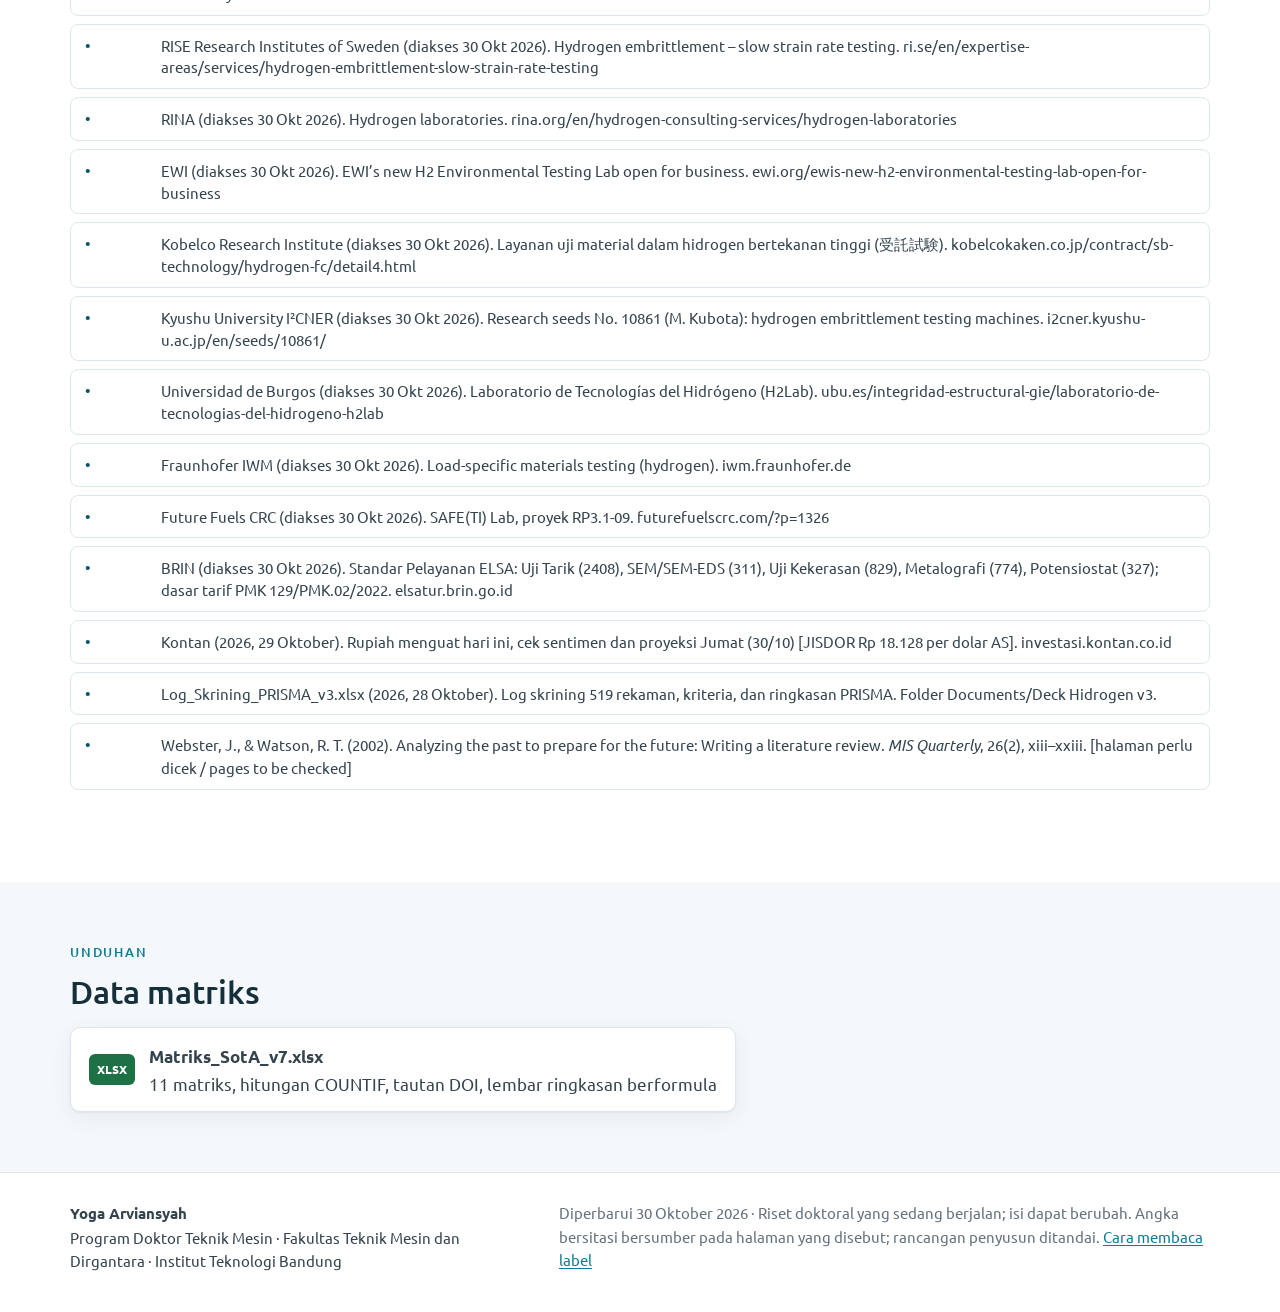
<file: pustaka.html>
<!doctype html>
<html lang="id" data-lang="id" data-title-id="Pustaka · H₂ Hijau Panas Bumi" data-title-en="References · Geothermal Green H₂">
<head>
<meta charset="utf-8">
<meta name="viewport" content="width=device-width, initial-scale=1">
<meta name="color-scheme" content="light only">
<title>Pustaka · H₂ Hijau Panas Bumi</title>
<meta name="description" content="Daftar rujukan dan unduhan data matriks.">
<meta property="og:title" content="Pustaka · H₂ Hijau Panas Bumi">
<meta property="og:description" content="Daftar rujukan dan unduhan data matriks.">
<meta property="og:type" content="website">
<link rel="icon" href="assets/img/favicon.svg" type="image/svg+xml">
<link rel="stylesheet" href="assets/css/style.css">
<script>(function(){var l='id';try{var q=new URLSearchParams(location.search).get('lang');l=q||localStorage.getItem('lang')||'id'}catch(e){}if(l!=='en')l='id';var d=document.documentElement;d.setAttribute('data-lang',l);d.lang=l;})();</script>
</head>
<body>
<a class="skip" href="#main"><span lang="id">Lompat ke isi</span><span lang="en">Skip to content</span></a>
<header class="topbar"><div class="wrap bar">
  <a class="brand" href="index.html"><span class="logo" aria-hidden="true"></span><span><span lang="id">H₂ Hijau Panas Bumi</span><span lang="en">Geothermal Green H₂</span></span></a>
  <button class="menu" aria-expanded="false" aria-controls="nav" aria-label="Menu"><span></span><span></span><span></span></button>
  <nav id="nav" aria-label="Navigasi utama"><a href="index.html"><span lang="id">Beranda</span><span lang="en">Home</span></a><a href="literatur.html"><span lang="id">Kajian Literatur</span><span lang="en">Literature</span></a><a href="matriks.html"><span lang="id">Matriks SotA</span><span lang="en">SotA Matrix</span></a><a href="metodologi.html"><span lang="id">Metodologi</span><span lang="en">Methodology</span></a><a href="eksperimen.html"><span lang="id">Eksperimen</span><span lang="en">Experiment</span></a><a href="rencana.html"><span lang="id">Rencana</span><span lang="en">Plan</span></a><a href="pustaka.html" aria-current="page"><span lang="id">Pustaka</span><span lang="en">References</span></a><a href="tentang.html"><span lang="id">Tentang</span><span lang="en">About</span></a></nav>
  <div class="langsw" role="group" aria-label="Bahasa / Language"><button data-l="id">ID</button><button data-l="en">EN</button></div>
</div></header>
<main id="main">
<div class="pagehead"><div class="wrap"><p class="kicker"><span lang="id">Pustaka</span><span lang="en">References</span></p><h1><span lang="id">Daftar rujukan</span><span lang="en">Reference list</span></h1></div></div><section class="sec"><div class="wrap"><div class="search"><label for="q"><span lang="id">Cari penulis, judul, atau nomor</span><span lang="en">Search author, title, or number</span></label><input id="q" type="search" placeholder="mis. embrittlement, LCOH, 201" autocomplete="off"><span id="qn" class="muted small"></span></div><h2 class="h3"><span lang="id">Artikel dan prosiding (nomor berkas koleksi peneliti)</span><span lang="en">Articles and proceedings (researcher’s collection file number)</span> · 106</h2><ol class="refs" id="refs1"><li id="r002" class="ref"><span class="rk">[002]</span><span class="rt">Robin, H. M., dkk. (2025). A comprehensive analysis of hydrogen production through electrolysis of industrial wastewater: Prospects and challenges. Energy Reviews, 4, 100155. <a href="https://doi.org/10.1016/j.enrev.2025.100155" target="_blank" rel="noopener">doi:10.1016/j.enrev.2025.100155</a></span></li><li id="r003" class="ref"><span class="rk">[003]</span><span class="rt">Sánchez-Laínez, J., dkk. (2026). Existing natural gas networks for 100% hydrogen transport: a case study in Europe. J. Pipeline Sci. Eng. (in press), 100474. <a href="https://doi.org/10.1016/j.jpse.2026.100474" target="_blank" rel="noopener">doi:10.1016/j.jpse.2026.100474</a></span></li><li id="r014" class="ref"><span class="rk">[014]</span><span class="rt">Liu, M., dkk. (2026). Techno-economic analysis of high-temperature SOEC-based hydrogen production: A multi-factor assessment. <i>Energy</i>, 359, 141471. <a href="https://doi.org/10.1016/j.energy.2026.141471" target="_blank" rel="noopener">doi:10.1016/j.energy.2026.141471</a></span></li><li id="r022" class="ref"><span class="rk">[022]</span><span class="rt">Sun, D., dkk. (2026). Comparison of hydrogen embrittlement behavior of X52 and X65 steels in low-pressure gaseous hydrogen environments. Int. J. Press. Vessels Pip., 222, 105787. <a href="https://doi.org/10.1016/j.ijpvp.2026.105787" target="_blank" rel="noopener">doi:10.1016/j.ijpvp.2026.105787</a></span></li><li id="r024" class="ref"><span class="rk">[024]</span><span class="rt">Li, X., dkk. (2026). Quantitative study on the effect of hydrogen on fracture toughness and plastic zone size of X52 steel. Metals Advances (pre-proof). <a href="https://doi.org/10.1016/j.metadv.2026.05.001" target="_blank" rel="noopener">doi:10.1016/j.metadv.2026.05.001</a></span></li><li id="r030" class="ref"><span class="rk">[030]</span><span class="rt">Zhao, J., Zhang, N., Huo, J., Zong, X., &amp; Dang, B. (2026). Advances and challenges in hydrogen production technologies: A critical review. International Journal of Hydrogen Energy, 204, 153164. <a href="https://doi.org/10.1016/j.ijhydene.2025.153164" target="_blank" rel="noopener">doi:10.1016/j.ijhydene.2025.153164</a></span></li><li id="r035" class="ref"><span class="rk">[035]</span><span class="rt">Soomro, A. A., dkk. (2026). Probabilistic risk assessment of nuclear power plant integrated hydrogen generation: A comprehensive literature review of methods, models, and data sources. <i>Int. J. Hydrogen Energy</i>, 225, 154506. <a href="https://doi.org/10.1016/j.ijhydene.2026.154506" target="_blank" rel="noopener">doi:10.1016/j.ijhydene.2026.154506</a></span></li><li id="r039" class="ref"><span class="rk">[039]</span><span class="rt">Risse, B., dkk. (2026). Towards a green hydrogen economy: A review of financing mechanisms, drivers and barriers. <i>Int. J. Hydrogen Energy</i>, 231, 154849. <a href="https://doi.org/10.1016/j.ijhydene.2026.154849" target="_blank" rel="noopener">doi:10.1016/j.ijhydene.2026.154849</a></span></li><li id="r042" class="ref"><span class="rk">[042]</span><span class="rt">Ramji, A., Tayarani, H., Chin, S., &amp; Marlowe, M. (2026). A life cycle analysis of liquid and gaseous hydrogen transportation pathways. International Journal of Hydrogen Energy, 235, 155092. <a href="https://doi.org/10.1016/j.ijhydene.2026.155092" target="_blank" rel="noopener">doi:10.1016/j.ijhydene.2026.155092</a></span></li><li id="r044" class="ref"><span class="rk">[044]</span><span class="rt">Bagdatli, Z. B., Aydin, N., &amp; Şeker, Ş. (2026). Integrated hydrogen supply chain optimization: A MIP approach for renewable energy transition. International Journal of Hydrogen Energy, 241, 155238. <a href="https://doi.org/10.1016/j.ijhydene.2026.155238" target="_blank" rel="noopener">doi:10.1016/j.ijhydene.2026.155238</a></span></li><li id="r056" class="ref"><span class="rk">[056]</span><span class="rt">Shiva Kumar, S., Lim, H. (2022). An overview of water electrolysis technologies for green hydrogen production. <i>Energy Reports</i>, 8, 13793–13813. <a href="https://doi.org/10.1016/j.egyr.2022.10.127" target="_blank" rel="noopener">doi:10.1016/j.egyr.2022.10.127</a></span></li><li id="r069" class="ref"><span class="rk">[069]</span><span class="rt">Al Dhahri, H., dkk. (2026). Green hydrogen production via electrolysis: Materials innovation, system integration, and global deployment pathways. <i>Renew. Sustain. Energy Rev.</i>, 229, 116617. <a href="https://doi.org/10.1016/j.rser.2025.116617" target="_blank" rel="noopener">doi:10.1016/j.rser.2025.116617</a></span></li><li id="r072" class="ref"><span class="rk">[072]</span><span class="rt">Norman, E. A., Maestre, V. M., Ortiz, A., Ortiz, I. (2024). Steam electrolysis for green hydrogen generation. State of the art and research perspective. <i>Renew. Sustain. Energy Rev.</i>, 202, 114725. <a href="https://doi.org/10.1016/j.rser.2024.114725" target="_blank" rel="noopener">doi:10.1016/j.rser.2024.114725</a></span></li><li id="r077" class="ref"><span class="rk">[077]</span><span class="rt">Checkoway, S., Keoleian, G., Gounaridis, D., Masoud, N., &amp; Woody, M. (2026). Tackling the chicken-and-egg problem: A clean hydrogen ecosystem planning and pre-optimization framework. International Journal of Hydrogen Energy, 244, 155553. <a href="https://doi.org/10.1016/j.ijhydene.2026.155553" target="_blank" rel="noopener">doi:10.1016/j.ijhydene.2026.155553</a></span></li><li id="r090" class="ref"><span class="rk">[090]</span><span class="rt">Campari, A., Ustolin, F., Alvaro, A., Paltrinieri, N. (2023). A review on hydrogen embrittlement and risk-based inspection of hydrogen technologies. <i>Int. J. Hydrogen Energy</i>, 48, 35316–35346. <a href="https://doi.org/10.1016/j.ijhydene.2023.05.293" target="_blank" rel="noopener">doi:10.1016/j.ijhydene.2023.05.293</a></span></li><li id="r094" class="ref"><span class="rk">[094]</span><span class="rt">Aguirre-García, L. A., Montoya-Torres, J. R., Cobo, M. (2025). Mapping current research on hydrogen supply chain design for global trade. Int. J. Hydrogen Energy, 179, 151726. <a href="https://doi.org/10.1016/j.ijhydene.2025.151726" target="_blank" rel="noopener">doi:10.1016/j.ijhydene.2025.151726</a></span></li><li id="r097" class="ref"><span class="rk">[097]</span><span class="rt">El Farnini, O., dkk. (2026). Optimizing hydrogen logistics: A techno-economic comparison of compressed and liquid hydrogen systems. <i>Int. J. Hydrogen Energy</i>, 221, 154210. <a href="https://doi.org/10.1016/j.ijhydene.2026.154210" target="_blank" rel="noopener">doi:10.1016/j.ijhydene.2026.154210</a></span></li><li id="r108" class="ref"><span class="rk">[108]</span><span class="rt">Niemsakul, J., Hiranmahapol, S., Janmontree, J., Zadek, H., &amp; Ransikarbum, K. (2025). Analysis of barriers for hydrogen-fueled logistics under integrated sustainability: A DEMATEL-TOWS framework. Journal of Cleaner Production, 513, 145720. <a href="https://doi.org/10.1016/j.jclepro.2025.145720" target="_blank" rel="noopener">doi:10.1016/j.jclepro.2025.145720</a></span></li><li id="r109" class="ref"><span class="rk">[109]</span><span class="rt">Ferreira, R. F. C., Vilela, B. D. A., Couto, F. F., &amp; Menezes, J. P. C. B. (2026). Green hydrogen regulation in Brazil. Energy for Sustainable Development, 93, 102006. <a href="https://doi.org/10.1016/j.esd.2026.102006" target="_blank" rel="noopener">doi:10.1016/j.esd.2026.102006</a></span></li><li id="r122" class="ref"><span class="rk">[122]</span><span class="rt">Thakkar, N., dkk. (2026). Community-scale hydrogen systems within global energy transitions: Systematic review of empirical case studies. Energy Reports, 16, 109665. <a href="https://doi.org/10.1016/j.egyr.2026.109665" target="_blank" rel="noopener">doi:10.1016/j.egyr.2026.109665</a></span></li><li id="r127" class="ref"><span class="rk">[127]</span><span class="rt">Bekmyrza, K., Kabyshev, A., Kubenova, M., Kuterbekov, K. A., Baratova, A., &amp; Omeiza, L. A. (2026). Green hydrogen transport across the Caspian Sea: geomorphological constraints and strategic maritime routing. Unconventional Resources, 12, 100384. <a href="https://doi.org/10.1016/j.uncres.2026.100384" target="_blank" rel="noopener">doi:10.1016/j.uncres.2026.100384</a></span></li><li id="r149" class="ref"><span class="rk">[149]</span><span class="rt">Rahimi, S., dkk. (2025). Hydrogen embrittlement of pipeline steels under gaseous and electrochemical charging: A comparative review on tensile properties. Eng. Fail. Anal., 167, 108956. <a href="https://doi.org/10.1016/j.engfailanal.2024.108956" target="_blank" rel="noopener">doi:10.1016/j.engfailanal.2024.108956</a></span></li><li id="r152" class="ref"><span class="rk">[152]</span><span class="rt">Khan, A. A., Majeed, D. (2026). Green ammonia as a hydrogen carrier: Advances in production, storage, cracking, utilization, and techno-economic analysis. Renew. Sustain. Energy Rev., 242, 117290. <a href="https://doi.org/10.1016/j.rser.2026.117290" target="_blank" rel="noopener">doi:10.1016/j.rser.2026.117290</a></span></li><li id="r164" class="ref"><span class="rk">[164]</span><span class="rt">Bu, J., dkk. (2026). Design and optimization of a geothermal-driven polygeneration system with cascade utilization for green hydrogen production. <i>Int. J. Hydrogen Energy</i>, 278, 157787. <a href="https://doi.org/10.1016/j.ijhydene.2026.157787" target="_blank" rel="noopener">doi:10.1016/j.ijhydene.2026.157787</a></span></li><li id="r179" class="ref"><span class="rk">[179]</span><span class="rt">Shaya, N., &amp; Glöser-Chahoud, S. (2024). A Review of Life Cycle Assessment (LCA) Studies for Hydrogen Production Technologies through Water Electrolysis: Recent Advances. Energies, 17(16), 3968. <a href="https://doi.org/10.3390/en17163968" target="_blank" rel="noopener">doi:10.3390/en17163968</a></span></li><li id="r196" class="ref"><span class="rk">[196]</span><span class="rt">Yu, H., Díaz, A., Lu, X., Sun, B., Ding, Y., Koyama, M., He, J., Zhou, X., Oudriss, A., Feaugas, X., &amp; Zhang, Z. (2024). Hydrogen Embrittlement as a Conspicuous Material Challenge─Comprehensive Review and Future Directions. Chemical Reviews, 124, 6271–6392. <a href="https://doi.org/10.1021/acs.chemrev.3c00624" target="_blank" rel="noopener">doi:10.1021/acs.chemrev.3c00624</a></span></li><li id="r198" class="ref"><span class="rk">[198]</span><span class="rt">Zhang, J., Li, C., Liu, S., Hou, Y., Li, Z., &amp; Wang, L. (2026). Risk analysis of hydrogen embrittlement failure in hydrogen storage tanks based on fuzzy fault tree-decision making trial and evaluation laboratory method. Journal of Energy Storage, 144, 119742. <a href="https://doi.org/10.1016/j.est.2025.119742" target="_blank" rel="noopener">doi:10.1016/j.est.2025.119742</a></span></li><li id="r201" class="ref"><span class="rk">[201]</span><span class="rt">Li, T., dkk. (2025). Hydrogen embrittlement behavior and applicability of X52 steel in pure hydrogen pipelines. Materials, 18, 3417. <a href="https://doi.org/10.3390/ma18143417" target="_blank" rel="noopener">doi:10.3390/ma18143417</a></span></li><li id="r237" class="ref"><span class="rk">[237]</span><span class="rt">Wang, Y., Zhang, C., Wang, Z., Jiao, Y., &amp; Qin, J. (2025). Evolution-aimed reliability prediction of blended hydrogen-natural gas pipelines with crack defects. International Journal of Hydrogen Energy, 176, 151491. <a href="https://doi.org/10.1016/j.ijhydene.2025.151491" target="_blank" rel="noopener">doi:10.1016/j.ijhydene.2025.151491</a></span></li><li id="r241" class="ref"><span class="rk">[241]</span><span class="rt">Kethamukkala, K., Potts, S., Liu, Y. (2024). Probabilistic hydrogen-assisted fatigue crack growth under random pressure fluctuations in pipeline steels. <i>Int. J. Press. Vessels Pip.</i>, 211, 105293. <a href="https://doi.org/10.1016/j.ijpvp.2024.105293" target="_blank" rel="noopener">doi:10.1016/j.ijpvp.2024.105293</a></span></li><li id="r243" class="ref"><span class="rk">[243]</span><span class="rt">Yang, R., Schell, C. A., Rayasam, D., Groth, K. M. (2025). Hydrogen impact on transmission pipeline risk: Probabilistic analysis of failure causes. <i>Reliab. Eng. Syst. Saf.</i>, 257, 110825. <a href="https://doi.org/10.1016/j.ress.2025.110825" target="_blank" rel="noopener">doi:10.1016/j.ress.2025.110825</a></span></li><li id="r244" class="ref"><span class="rk">[244]</span><span class="rt">Hasanli, V. (2025). Quantifying conservatism in ASME B31.12 Option A for hydrogen pipeline repurposing. <i>Int. J. Hydrogen Energy</i>, 191, 152188. <a href="https://doi.org/10.1016/j.ijhydene.2025.152188" target="_blank" rel="noopener">doi:10.1016/j.ijhydene.2025.152188</a></span></li><li id="r263" class="ref"><span class="rk">[263]</span><span class="rt">Michler, T., Wackermann, K., Schweizer, F. (2021). Review and assessment of the effect of hydrogen gas pressure on the embrittlement of steels in gaseous hydrogen environment. Metals, 11, 637. <a href="https://doi.org/10.3390/met11040637" target="_blank" rel="noopener">doi:10.3390/met11040637</a></span></li><li id="r267" class="ref"><span class="rk">[267]</span><span class="rt">Summers, E., Race, J., Almoghayer, M. A., Mignard, D. (2026). A review of the challenges, solutions and economics of hydrogen transmission in steel pipelines. <i>J. Pipeline Sci. Eng.</i>, 6, 100451. <a href="https://doi.org/10.1016/j.jpse.2026.100451" target="_blank" rel="noopener">doi:10.1016/j.jpse.2026.100451</a></span></li><li id="r269" class="ref"><span class="rk">[269]</span><span class="rt">Park, J., Kang, S., Kim, S., Kim, H., Cho, H.-S., Lee, C., dkk. (2025). The impact of degradation on the economics of green hydrogen. <i>Renew. Sustain. Energy Rev.</i>, 213, 115472. <a href="https://doi.org/10.1016/j.rser.2025.115472" target="_blank" rel="noopener">doi:10.1016/j.rser.2025.115472</a></span></li><li id="r275" class="ref"><span class="rk">[275]</span><span class="rt">Rego, E. E., dkk. (2026). A probabilistic techno-economic assessment of hydrogen production via ammonia decomposition. Int. J. Hydrogen Energy, 261, 156660. <a href="https://doi.org/10.1016/j.ijhydene.2026.156660" target="_blank" rel="noopener">doi:10.1016/j.ijhydene.2026.156660</a></span></li><li id="r278" class="ref"><span class="rk">[278]</span><span class="rt">Yilmaz, C., Kanoglu, M., Abusoglu, A. (2015). Exergetic cost evaluation of hydrogen production powered by combined flash-binary geothermal power plant. <i>Int. J. Hydrogen Energy</i>, 40, 14021–14030. <a href="https://doi.org/10.1016/j.ijhydene.2015.07.031" target="_blank" rel="noopener">doi:10.1016/j.ijhydene.2015.07.031</a></span></li><li id="r279" class="ref"><span class="rk">[279]</span><span class="rt">Yilmaz, C., Kanoglu, M., Abusoglu, A. (2015). Thermoeconomic cost evaluation of hydrogen production driven by binary geothermal power plant. <i>Geothermics</i>, 57, 18–25. <a href="https://doi.org/10.1016/j.geothermics.2015.05.005" target="_blank" rel="noopener">doi:10.1016/j.geothermics.2015.05.005</a></span></li><li id="r281" class="ref"><span class="rk">[281]</span><span class="rt">Finster, M., Clark, C., Schroeder, J., &amp; Martino, L. (2015). Geothermal produced fluids: Characteristics, treatment technologies, and management options. Renewable and Sustainable Energy Reviews, 50, 952–966. <a href="https://doi.org/10.1016/j.rser.2015.05.059" target="_blank" rel="noopener">doi:10.1016/j.rser.2015.05.059</a></span></li><li id="r283" class="ref"><span class="rk">[283]</span><span class="rt">Mansilla, C., Sigurvinsson, J., Bontemps, A., Maréchal, A., Werkoff, F. (2007). Heat management for hydrogen production by high temperature steam electrolysis. <i>Energy</i>, 32, 423–430. <a href="https://doi.org/10.1016/j.energy.2006.07.033" target="_blank" rel="noopener">doi:10.1016/j.energy.2006.07.033</a></span></li><li id="r286" class="ref"><span class="rk">[286]</span><span class="rt">Purnomo, B. J., &amp; Pichler, T. (2015). Geothermal systems on the island of Bali, Indonesia. Journal of Volcanology and Geothermal Research, 304, 349–358. <a href="https://doi.org/10.1016/j.jvolgeores.2015.09.016" target="_blank" rel="noopener">doi:10.1016/j.jvolgeores.2015.09.016</a></span></li><li id="r287" class="ref"><span class="rk">[287]</span><span class="rt">Purnomo, B. J., &amp; Pichler, T. (2014). Geothermal systems on the island of Java, Indonesia. Journal of Volcanology and Geothermal Research, 285, 47–59. <a href="https://doi.org/10.1016/j.jvolgeores.2014.08.004" target="_blank" rel="noopener">doi:10.1016/j.jvolgeores.2014.08.004</a></span></li><li id="r288" class="ref"><span class="rk">[288]</span><span class="rt">(2008). Indonesia: Geothermal prospects and developments. Geothermics, 37, 217–219. <a href="https://doi.org/10.1016/j.geothermics.2008.04.002" target="_blank" rel="noopener">doi:10.1016/j.geothermics.2008.04.002</a></span></li><li id="r289" class="ref"><span class="rk">[289]</span><span class="rt">Hochstein, M. P., &amp; Sudarman, S. (2008). History of geothermal exploration in Indonesia from 1970 to 2000. Geothermics, 37, 220–266. <a href="https://doi.org/10.1016/j.geothermics.2008.01.001" target="_blank" rel="noopener">doi:10.1016/j.geothermics.2008.01.001</a></span></li><li id="r290" class="ref"><span class="rk">[290]</span><span class="rt">Mujiyanto, S., &amp; Tiess, G. (2013). Secure energy supply in 2025: Indonesia's need for an energy policy strategy. Energy Policy, 61, 31–41. <a href="https://doi.org/10.1016/j.enpol.2013.05.119" target="_blank" rel="noopener">doi:10.1016/j.enpol.2013.05.119</a></span></li><li id="r293" class="ref"><span class="rk">[293]</span><span class="rt">Bakhtyar, B., Sopian, K., Sulaiman, M. Y., &amp; Ahmad, S. A. (2013). Renewable energy in five South East Asian countries: Review on electricity consumption and economic growth. Renewable and Sustainable Energy Reviews, 26, 506–514. <a href="https://doi.org/10.1016/j.rser.2013.05.058" target="_blank" rel="noopener">doi:10.1016/j.rser.2013.05.058</a></span></li><li id="r305" class="ref"><span class="rk">[305]</span><span class="rt">Yan, C., dkk. (2026). Hydrogen-induced cracking susceptibility of API 5L X100 steel welded joint. Materials, 19, 3114. <a href="https://doi.org/10.3390/ma19143114" target="_blank" rel="noopener">doi:10.3390/ma19143114</a></span></li><li id="r310" class="ref"><span class="rk">[310]</span><span class="rt">Tomić, dkk. (2026). Comparative assessment of renewable hydrogen production pathways. <i>Processes</i>, 14(19), 3088. <a href="https://doi.org/10.3390/pr14193088" target="_blank" rel="noopener">doi:10.3390/pr14193088</a></span></li><li id="r311" class="ref"><span class="rk">[311]</span><span class="rt">Barros, R. M., Bortoni, E. D. C., Nogueira, F. H., Tiago Filho, dkk. (2026). How stack degradation drives the levelized cost of green hydrogen: Techno-economic, water and carbon assessment of the CH2V PEM pilot plant. <i>Processes</i>, 14, 3010. <a href="https://doi.org/10.3390/pr14183010" target="_blank" rel="noopener">doi:10.3390/pr14183010</a></span></li><li id="r337" class="ref"><span class="rk">[337]</span><span class="rt">Ronevich, J. A., dkk. (2021). Hydrogen-assisted fracture resistance of pipeline welds in gaseous hydrogen. Int. J. Hydrogen Energy, 46, 7601–7614. <a href="https://doi.org/10.1016/j.ijhydene.2020.11.239" target="_blank" rel="noopener">doi:10.1016/j.ijhydene.2020.11.239</a></span></li><li id="r340" class="ref"><span class="rk">[340]</span><span class="rt">Kim, W. J., Park, Y., &amp; Park, D. J. (2024). Quantitative risk assessments of hydrogen blending into transmission pipeline of natural gas. Journal of Loss Prevention in the Process Industries, 91, 105412. <a href="https://doi.org/10.1016/j.jlp.2024.105412" target="_blank" rel="noopener">doi:10.1016/j.jlp.2024.105412</a></span></li><li id="r341" class="ref"><span class="rk">[341]</span><span class="rt">Amer, M. O., Hoseyni, S. M., &amp; Cordiner, J. (2024). Fuelling the future with safe hydrogen transportation through natural gas pipelines: A quantitative risk assessment approach. Transactions of the Indian National Academy of Engineering, 9, 763–781. <a href="https://doi.org/10.1007/s41403-024-00482-7" target="_blank" rel="noopener">doi:10.1007/s41403-024-00482-7</a></span></li><li id="r350" class="ref"><span class="rk">[350]</span><span class="rt">Odenweller, A., Ueckerdt, F., Nemet, G. F., Jensterle, M., &amp; Luderer, G. (2022). Probabilistic feasibility space of scaling up green hydrogen supply. Nature Energy, 7(9), 854–865. <a href="https://doi.org/10.1038/s41560-022-01097-4" target="_blank" rel="noopener">doi:10.1038/s41560-022-01097-4</a></span></li><li id="r352" class="ref"><span class="rk">[352]</span><span class="rt">Pratiwi, Z. B., Annisa, R. N., Hakam, D. F. (2024). Challenges and Opportunities of Green Hydrogen Production in Indonesia. Proc. 8th ICMEM, SBM ITB. DOI tidak ditemukan dalam sumber yang tersedia</span></li><li id="r353" class="ref"><span class="rk">[353]</span><span class="rt">Arbye, S., Wijaya, F. D., Purwanto, M. R., Budiman, A. (2024). Green hydrogen in Indonesia: An overview of present status, challenges, and future potential. EMERG, X(4). Tanpa DOI</span></li><li id="r354" class="ref"><span class="rk">[354]</span><span class="rt">Hardana, H. E., Adiwibowo, P., Sunitiyoso, Y., &amp; Kurniawan, T. E. K. (2024). Financial viability analysis for green hydrogen production opportunity from hydropower plant’s excess power in Indonesia. International Journal of Renewable Energy Development, 13, 846–863. <a href="https://doi.org/10.61435/ijred.2024.60304" target="_blank" rel="noopener">doi:10.61435/ijred.2024.60304</a></span></li><li id="r356" class="ref"><span class="rk">[356]</span><span class="rt">Prihardana, Y. S., &amp; Darmanto, P. S. (2025). Techno-economic analysis of Kamojang geothermal power plant as a green hydrogen producer. Proceedings of the 6th ITB International Graduate School Conference.</span></li><li id="r357" class="ref"><span class="rk">[357]</span><span class="rt">Fadhilah P, A. A., Hendrarsakti, J., Ashat, A. (2025). Techno-Economic Analysis of Hydrogen Production at the Songawayaua Geothermal Power Plant. Proc. 6th ITB Int. Graduate School Conf., hlm. 252 dst. ISSN 2963-718X</span></li><li id="r360" class="ref"><span class="rk">[360]</span><span class="rt">Maulidia, M., Dargusch, P., Ashworth, P., &amp; Ardiansyah, F. (2019). Rethinking renewable energy targets and electricity sector reform in Indonesia: A private sector perspective. Renewable and Sustainable Energy Reviews, 101, 231–247. <a href="https://doi.org/10.1016/j.rser.2018.11.005" target="_blank" rel="noopener">doi:10.1016/j.rser.2018.11.005</a></span></li><li id="r363" class="ref"><span class="rk">[363]</span><span class="rt">Mahmoud, M., dkk. (2021). A review of geothermal energy-driven hydrogen production systems. Thermal Sci. Eng. Prog., 22, 100854. <a href="https://doi.org/10.1016/j.tsep.2021.100854" target="_blank" rel="noopener">doi:10.1016/j.tsep.2021.100854</a></span></li><li id="r366" class="ref"><span class="rk">[366]</span><span class="rt">Ocko, I. B., Hamburg, S. P. (2022). Climate consequences of hydrogen emissions. Atmos. Chem. Phys., 22, 9349–9368. <a href="https://doi.org/10.5194/acp-22-9349-2022" target="_blank" rel="noopener">doi:10.5194/acp-22-9349-2022</a></span></li><li id="r378" class="ref"><span class="rk">[378]</span><span class="rt">Griffiths, S., Sovacool, B. K., Kim, J., Bazilian, M., Uratani, J. M. (2021). Industrial decarbonization via hydrogen: A critical and systematic review. Energy Res. Soc. Sci., 80, 102208. <a href="https://doi.org/10.1016/j.erss.2021.102208" target="_blank" rel="noopener">doi:10.1016/j.erss.2021.102208</a></span></li><li id="r382" class="ref"><span class="rk">[382]</span><span class="rt">Purwanto, A. J., Rusli, R. D., Setyawati, C. E. N. (2026). Political and industrial economy of low carbon hydrogen for large-scale industries in ASEAN. Energy Strategy Rev., 64, 102135. <a href="https://doi.org/10.1016/j.esr.2026.102135" target="_blank" rel="noopener">doi:10.1016/j.esr.2026.102135</a></span></li><li id="r393" class="ref"><span class="rk">[393]</span><span class="rt">Setiawan, A. D., dkk. (2026). Investment feasibility of green hydrogen production from geothermal electricity: exploratory financial modeling. Int. J. Hydrogen Energy, 202, 153058. <a href="https://doi.org/10.1016/j.ijhydene.2025.153058" target="_blank" rel="noopener">doi:10.1016/j.ijhydene.2025.153058</a></span></li><li id="r394" class="ref"><span class="rk">[394]</span><span class="rt">Terlouw, T., Bauer, C., McKenna, R., Mazzotti, M. (2022). Large-scale hydrogen production via water electrolysis: a techno-economic and environmental assessment. Energy Environ. Sci., 15, 3583–3602. <a href="https://doi.org/10.1039/D2EE01023B" target="_blank" rel="noopener">doi:10.1039/D2EE01023B</a></span></li><li id="r395" class="ref"><span class="rk">[395]</span><span class="rt">Chidire, A., Schifflechner, C., Massier, T. (2023). Life cycle assessment of green hydrogen production via geothermal energy-driven electrolysis. IEEE PES ISGT Asia. <a href="https://doi.org/10.1109/ISGTAsia54891.2023.10372686" target="_blank" rel="noopener">doi:10.1109/ISGTAsia54891.2023.10372686</a></span></li><li id="r397" class="ref"><span class="rk">[397]</span><span class="rt">Bauer, C., dkk. (2022). On the climate impacts of blue hydrogen production. Sustain. Energy Fuels, 6, 66–75. <a href="https://doi.org/10.1039/D1SE01508G" target="_blank" rel="noopener">doi:10.1039/D1SE01508G</a></span></li><li id="r398" class="ref"><span class="rk">[398]</span><span class="rt">Sand, M., dkk. (2023). A multi-model assessment of the Global Warming Potential of hydrogen. Commun. Earth Environ., 4, 203. <a href="https://doi.org/10.1038/s43247-023-00857-8" target="_blank" rel="noopener">doi:10.1038/s43247-023-00857-8</a></span></li><li id="r403" class="ref"><span class="rk">[403]</span><span class="rt">Firtin, A., Yilmaz, A., Eroglu, I., Yildirim, R., Eroglu, D. (2026). Text-mining and bibliometric analyses for proton exchange membrane electrolyzers. Int. J. Hydrogen Energy, 211, 153666. <a href="https://doi.org/10.1016/j.ijhydene.2026.153666" target="_blank" rel="noopener">doi:10.1016/j.ijhydene.2026.153666</a></span></li><li id="r406" class="ref"><span class="rk">[406]</span><span class="rt">Ricks, W., Xu, Q., &amp; Jenkins, J. D. (2023). Minimizing emissions from grid-based hydrogen production in the United States. Environmental Research Letters, 18(1), 014025. <a href="https://doi.org/10.1088/1748-9326/acacb5" target="_blank" rel="noopener">doi:10.1088/1748-9326/acacb5</a></span></li><li id="r409" class="ref"><span class="rk">[409]</span><span class="rt">Trivella, A. (2025). Optimizing electrolyzer investments for green hydrogen production under market and technology uncertainties. Renewable Energy, 249, 123081. <a href="https://doi.org/10.1016/j.renene.2025.123081" target="_blank" rel="noopener">doi:10.1016/j.renene.2025.123081</a></span></li><li id="r410" class="ref"><span class="rk">[410]</span><span class="rt">de Andrade, J. V. B., da Costa, V. B. F., Bonatto, B. D., Aquila, G., dkk. (2024). Perspective under uncertainty and risk in green hydrogen investments: A stochastic approach using Monte Carlo simulation. International Journal of Hydrogen Energy, 49, 385–404. <a href="https://doi.org/10.1016/j.ijhydene.2023.08.253" target="_blank" rel="noopener">doi:10.1016/j.ijhydene.2023.08.253</a></span></li><li id="r413" class="ref"><span class="rk">[413]</span><span class="rt">Permana, C. T., Handoko, C. T., Gomonov, K. (2025). Hydrogen's potential and policy pathways for Indonesia's energy transition: The actor-network analysis. Unconv. Resour., 6, 100175. <a href="https://doi.org/10.1016/j.uncres.2025.100175" target="_blank" rel="noopener">doi:10.1016/j.uncres.2025.100175</a></span></li><li id="r425" class="ref"><span class="rk">[425]</span><span class="rt">Pambudi, N. A. (2018). Geothermal power generation in Indonesia, a country within the ring of fire. Renew. Sustain. Energy Rev., 81, 2893–2901. <a href="https://doi.org/10.1016/j.rser.2017.06.096" target="_blank" rel="noopener">doi:10.1016/j.rser.2017.06.096</a></span></li><li id="r427" class="ref"><span class="rk">[427]</span><span class="rt">Hamlehdar, M., Beardsmore, G., Narsilio, G. A. (2024). Hydrogen production from low-temperature geothermal energy: A review. Int. J. Hydrogen Energy, 77, 742–768. <a href="https://doi.org/10.1016/j.ijhydene.2024.06.104" target="_blank" rel="noopener">doi:10.1016/j.ijhydene.2024.06.104</a></span></li><li id="r428" class="ref"><span class="rk">[428]</span><span class="rt">Cooper, J., Dubey, L., Bakkaloglu, S., &amp; Hawkes, A. (2022). Hydrogen emissions from the hydrogen value chain-emissions profile and impact to global warming. Science of the Total Environment, 830, 154624. <a href="https://doi.org/10.1016/j.scitotenv.2022.154624" target="_blank" rel="noopener">doi:10.1016/j.scitotenv.2022.154624</a></span></li><li id="r429" class="ref"><span class="rk">[429]</span><span class="rt">Derwent, R. G., Stevenson, D. S., Utembe, S. R., Jenkin, M. E., Khan, A. H., &amp; Shallcross, D. E. (2020). Global modelling studies of hydrogen and its isotopomers using STOCHEM-CRI: Likely radiative forcing consequences of a future hydrogen economy. International Journal of Hydrogen Energy, 45, 9211–9221. <a href="https://doi.org/10.1016/j.ijhydene.2020.01.125" target="_blank" rel="noopener">doi:10.1016/j.ijhydene.2020.01.125</a></span></li><li id="r431" class="ref"><span class="rk">[431]</span><span class="rt">Bertagni, M. B., Pacala, S. W., Paulot, F., &amp; Porporato, A. (2022). Risk of the hydrogen economy for atmospheric methane. Nature Communications, 13, 7706. <a href="https://doi.org/10.1038/s41467-022-35419-7" target="_blank" rel="noopener">doi:10.1038/s41467-022-35419-7</a></span></li><li id="r432" class="ref"><span class="rk">[432]</span><span class="rt">Hauglustaine, D., Paulot, F., Collins, W., Derwent, R., Sand, M., &amp; Boucher, O. (2022). Climate benefit of a future hydrogen economy. Communications Earth &amp; Environment, 3, 295. <a href="https://doi.org/10.1038/s43247-022-00626-z" target="_blank" rel="noopener">doi:10.1038/s43247-022-00626-z</a></span></li><li id="r433" class="ref"><span class="rk">[433]</span><span class="rt">Warwick, N. J., Archibald, A. T., Griffiths, P. T., Keeble, J., O'Connor, F. M., Pyle, J. A., &amp; Shine, K. P. (2023). Atmospheric composition and climate impacts of a future hydrogen economy. Atmospheric Chemistry and Physics, 23, 13451–13467. <a href="https://doi.org/10.5194/acp-23-13451-2023" target="_blank" rel="noopener">doi:10.5194/acp-23-13451-2023</a></span></li><li id="r436" class="ref"><span class="rk">[436]</span><span class="rt">Chen, C., Solomon, S., &amp; Stone, K. (2024). On the chemistry of the global warming potential of hydrogen. Frontiers in Energy Research, 12, 1463450. <a href="https://doi.org/10.3389/fenrg.2024.1463450" target="_blank" rel="noopener">doi:10.3389/fenrg.2024.1463450</a></span></li><li id="r437" class="ref"><span class="rk">[437]</span><span class="rt">Skeie, R. B., Sandstad, M., Krishnan, S., Myhre, G., &amp; Sand, M. (2025). Sensitivity of climate effects of hydrogen to leakage size, location, and chemical background. Atmospheric Chemistry and Physics, 25, 4929–4942. <a href="https://doi.org/10.5194/acp-25-4929-2025" target="_blank" rel="noopener">doi:10.5194/acp-25-4929-2025</a></span></li><li id="r438" class="ref"><span class="rk">[438]</span><span class="rt">Duroha, J. C., Malmquist, K., Vad, N., Dilsaver, P., Malotte, C., Matthews, H., Ordonez, D., Lariviere, N., Harrison, M., &amp; Marchese, A. J. (2025). A review and inventory of U.S. hydrogen emissions for production, distribution and storage. Frontiers in Energy Research, 13, 1650479. <a href="https://doi.org/10.3389/fenrg.2025.1650479" target="_blank" rel="noopener">doi:10.3389/fenrg.2025.1650479</a></span></li><li id="r440" class="ref"><span class="rk">[440]</span><span class="rt">Brito, T. L. F., Rafaj, P., Pauls, A., Zhang, S., Sander, R., Höglund-Isaksson, L., &amp; Klimont, Z. (2026). Global hydrogen emissions and air pollutants from the hydrogen economy: scenario analysis with the GAINS model. Environmental Research: Energy, 3, 025024. <a href="https://doi.org/10.1088/2753-3751/ae69e3" target="_blank" rel="noopener">doi:10.1088/2753-3751/ae69e3</a></span></li><li id="r443" class="ref"><span class="rk">[443]</span><span class="rt">Wen, J. X., Marono, M., Moretto, P., Reinecke, E.-A., Sathiah, P., Studer, E., Vyazmina, E., &amp; Melideo, D. (2022). Statistics, lessons learned and recommendations from analysis of HIAD 2.0 database. International Journal of Hydrogen Energy, 47, 17082–17096. <a href="https://doi.org/10.1016/j.ijhydene.2022.03.170" target="_blank" rel="noopener">doi:10.1016/j.ijhydene.2022.03.170</a></span></li><li id="r444" class="ref"><span class="rk">[444]</span><span class="rt">West, M., Al-Douri, A., Hartmann, K., Buttner, W., &amp; Groth, K. M. (2022). Critical review and analysis of hydrogen safety data collection tools. International Journal of Hydrogen Energy, 47, 17845–17858. <a href="https://doi.org/10.1016/j.ijhydene.2022.03.244" target="_blank" rel="noopener">doi:10.1016/j.ijhydene.2022.03.244</a></span></li><li id="r446" class="ref"><span class="rk">[446]</span><span class="rt">Nugraha, B., Wiratni, &amp; Cahyono, R. (2025). Integrating safety and economic perspectives for green ammonia development: Case study of PT GAI with incentive from carbon tax and incentive for green industry consideration. Dalam R. Adrian et al. (Eds.), Proceedings of the International Conference on Sustainable Energy: Toward Energy Transition and Net-Zero Emission (ICOSE 2025) (Atlantis Highlights in Sustainable Development, Vol. 4, hlm. 19-23). <a href="https://doi.org/10.2991/978-94-6463-944-5_3" target="_blank" rel="noopener">doi:10.2991/978-94-6463-944-5_3</a></span></li><li id="r451" class="ref"><span class="rk">[451]</span><span class="rt">Ishimoto, Y., Voldsund, M., Nekså, P., Roussanaly, S., Berstad, D., &amp; Gardarsdottir, S. O. (2020). Large-scale production and transport of hydrogen from Norway to Europe and Japan: Value chain analysis and comparison of liquid hydrogen and ammonia as energy carriers. International Journal of Hydrogen Energy, 45, 32865-32883. <a href="https://doi.org/10.1016/j.ijhydene.2020.09.017" target="_blank" rel="noopener">doi:10.1016/j.ijhydene.2020.09.017</a></span></li><li id="r455" class="ref"><span class="rk">[455]</span><span class="rt">Husaini, M. A., Darmanto, P. S., &amp; Juangsa, F. B. (2025). Integration of geothermal power plant, water treatment plant, AWE, and PEM electrolyzer for green hydrogen production: A techno-economic study. Next Energy, 7, 100288. <a href="https://doi.org/10.1016/j.nxener.2025.100288" target="_blank" rel="noopener">doi:10.1016/j.nxener.2025.100288</a></span></li><li id="r459" class="ref"><span class="rk">[459]</span><span class="rt">Kittel, J., Ropital, F., Grosjean, F., &amp; Joshi, G. (2020). Evaluation of the Interactions between Hydrogen and Steel in Geothermal Conditions with H2S. Proceedings World Geothermal Congress 2020, 1–8.</span></li><li id="r522" class="ref"><span class="rk">[522]</span><span class="rt">Hamed, A., Beschliesser, M., Fink, S., &amp; Mori, G. (2025). Assessment of the suitability of an existing L360NB natural gas pipeline for hydrogen transport using the hollow specimen technique. Journal of Materials Research and Technology, 36, 8942–8952. <a href="https://doi.org/10.1016/j.jmrt.2025.05.165" target="_blank" rel="noopener">doi:10.1016/j.jmrt.2025.05.165</a></span></li><li id="r523" class="ref"><span class="rk">[523]</span><span class="rt">Zhou, G., Liu, Q., Zhou, H., Shi, L., Wang, H., Liu, X., &amp; Zheng, W. (2025). Hydrogen trapping characteristics of X52 pipeline base metal and weld and their influence on the embrittlement susceptibility under different hydrogen charging conditions. Journal of Pipeline Science and Engineering, 100321. <a href="https://doi.org/10.1016/j.jpse.2025.100321" target="_blank" rel="noopener">doi:10.1016/j.jpse.2025.100321</a></span></li><li id="r525" class="ref"><span class="rk">[525]</span><span class="rt">Kander, J., Čížek, P., Rožnovská, G., &amp; Jonšta, P. (2025). EVALUATION OF FRACTURE TOUGHNESS OF X-60 PIPELINE STEEL IN-SITU HIGH-PRESSURE HYDROGEN GAS. METAL 2025 – International Conference on Metallurgy and Materials (Brno, Czech Republic). <a href="https://doi.org/10.37904/metal.2025.5120" target="_blank" rel="noopener">doi:10.37904/metal.2025.5120</a></span></li><li id="r527" class="ref"><span class="rk">[527]</span><span class="rt">Ahmed, N., Ahmed, R., Rhythm, S., Velasquez, A. F. B., &amp; Teodoriu, C. (2025). Experimental and Machine Learning-Based Assessment of Fatigue Crack Growth in API X60 Steel Under Hydrogen–Natural Gas Blending Conditions. Metals, 15(10), 1125. <a href="https://doi.org/10.3390/met15101125" target="_blank" rel="noopener">doi:10.3390/met15101125</a></span></li><li id="r528" class="ref"><span class="rk">[528]</span><span class="rt">Konert, F., Nietzke, J., Freitas, T., Rhode, M., Sobol, O., &amp; Böllinghaus, T. (2025). Investigation of resistance to gaseous hydrogen of a longitudinal weld seam in a X65 pipeline using the hollow specimen technique. Welding in the World, 69, 861–870. <a href="https://doi.org/10.1007/s40194-025-01953-3" target="_blank" rel="noopener">doi:10.1007/s40194-025-01953-3</a></span></li><li id="r529" class="ref"><span class="rk">[529]</span><span class="rt">Soundararajan, C., Rantala, J., Nurmela, A., Moilanen, P., Pohjanne, P., &amp; Huttunen-Saarivirta, E. (2026). Accelerated Hydrogen Embrittlement Screening via Small Punch Test: Case Study on X70 Pipeline Steel. Materials Performance and Characterization, 15(1), e20250068. <a href="https://doi.org/10.1520/MPC20250068" target="_blank" rel="noopener">doi:10.1520/MPC20250068</a></span></li><li id="r534" class="ref"><span class="rk">[534]</span><span class="rt">Chang, Y., Zhang, C., Shi, J., Li, J., Zhang, S., &amp; Chen, G. (2019). Dynamic Bayesian network based approach for risk analysis of hydrogen generation unit leakage. International Journal of Hydrogen Energy, 44, 26665–26678. <a href="https://doi.org/10.1016/j.ijhydene.2019.08.065" target="_blank" rel="noopener">doi:10.1016/j.ijhydene.2019.08.065</a></span></li><li id="r536" class="ref"><span class="rk">[536]</span><span class="rt">Sahin, E., Kane, N., Barton, J., Hartvigsen, J., Li, M., Olowu, T., &amp; Casteel, M. (2026). Data-Driven Forecasting of Solid Oxide Electrolysis Cell Degradation Using Deep Transfer Learning. SSRN (preprint).</span></li><li id="r537" class="ref"><span class="rk">[537]</span><span class="rt">Patil, R. R., Calay, R. K., Mustafa, M. Y., &amp; Thakur, S. (2024). Artificial Intelligence-Driven Innovations in Hydrogen Safety. Hydrogen, 5(2), 312–326. <a href="https://doi.org/10.3390/hydrogen5020018" target="_blank" rel="noopener">doi:10.3390/hydrogen5020018</a></span></li><li id="r549" class="ref"><span class="rk">[549]</span><span class="rt">Li, Y., Yu, L., &amp; Jing, Q. (2024). Dynamic risk assessment method for urban hydrogen refueling stations: A novel dynamic Bayesian network incorporating multiple equipment states and accident cascade effects. International Journal of Hydrogen Energy, 54, 1367–1385. <a href="https://doi.org/10.1016/j.ijhydene.2023.11.324" target="_blank" rel="noopener">doi:10.1016/j.ijhydene.2023.11.324</a></span></li><li id="r554" class="ref"><span class="rk">[554]</span><span class="rt">Xing, J., Qian, J., Peng, R., &amp; Zio, E. (2025). Physics-informed data-driven Bayesian network for the risk analysis of hydrogen refueling stations. International Journal of Hydrogen Energy, 110, 371–385. <a href="https://doi.org/10.1016/j.ijhydene.2025.02.110" target="_blank" rel="noopener">doi:10.1016/j.ijhydene.2025.02.110</a></span></li><li id="r557" class="ref"><span class="rk">[557]</span><span class="rt">Yilmaz, C., Koyuncu, I., Alcin, M., &amp; Tuna, M. (2019). Artificial Neural Networks based thermodynamic and economic analysis of a hydrogen production system assisted by geothermal energy on Field Programmable Gate Array. International Journal of Hydrogen Energy, 44, 17443–17459. <a href="https://doi.org/10.1016/j.ijhydene.2019.05.049" target="_blank" rel="noopener">doi:10.1016/j.ijhydene.2019.05.049</a></span></li><li id="r558" class="ref"><span class="rk">[558]</span><span class="rt">Lee, H., Gu, J., Lee, B., Cho, H.-S., &amp; Lim, H. (2023). Prognostics and health management of alkaline water electrolyzer: Techno-economic analysis considering replacement moment. Energy and AI, 13, 100251. <a href="https://doi.org/10.1016/j.egyai.2023.100251" target="_blank" rel="noopener">doi:10.1016/j.egyai.2023.100251</a></span></li><li id="r564" class="ref"><span class="rk">[564]</span><span class="rt">Rezazadeh Mehrenjani, J., Gharehghani, A., &amp; Gholizadeh Sangesaraki, A. (2022). Machine learning optimization of a novel geothermal driven system with LNG heat sink for hydrogen production and liquefaction. Energy Conversion and Management, 254, 115266. <a href="https://doi.org/10.1016/j.enconman.2022.115266" target="_blank" rel="noopener">doi:10.1016/j.enconman.2022.115266</a></span></li><li id="r567" class="ref"><span class="rk">[567]</span><span class="rt">Xu, B., Ma, W., Wu, W., Wang, Y., Yang, Y., Li, J., Zhu, X., &amp; Liao, Q. (2024). Degradation prediction of PEM water electrolyzer under constant and start-stop loads based on CNN-LSTM. Energy and AI, 18, 100420. <a href="https://doi.org/10.1016/j.egyai.2024.100420" target="_blank" rel="noopener">doi:10.1016/j.egyai.2024.100420</a></span></li><li id="r575" class="ref"><span class="rk">[575]</span><span class="rt">Yıldırım, E., Mert, İ., Baydar, C., Yağlı, H., &amp; Koç, Y. (2026). The Pruned Network Approach: A feature optimizing based deep learning framework to estimate hydrogen production potential from geothermal energy. International Journal of Hydrogen Energy, 197, 152571. <a href="https://doi.org/10.1016/j.ijhydene.2025.152571" target="_blank" rel="noopener">doi:10.1016/j.ijhydene.2025.152571</a></span></li></ol><h2 class="h3"><span lang="id">Laporan, standar, regulasi, proposal, dan sumber lain</span><span lang="en">Reports, standards, regulations, proposal, and other sources</span> · 33</h2><ol class="refs" id="refs2"><li class="ref"><span class="rk">•</span><span class="rt">IEA (2026). Global Hydrogen Review 2026 (revised July 2026). International Energy Agency, Paris. CC BY 4.0 (folder 05)</span></li><li class="ref"><span class="rk">•</span><span class="rt">IEA (2025). Global Hydrogen Review 2025. International Energy Agency, Paris. CC BY 4.0 (folder 05; cetak = PDF − 2)</span></li><li class="ref"><span class="rk">•</span><span class="rt">IEA (2022). An Energy Sector Roadmap to Net Zero Emissions in Indonesia. IEA Special Report, bekerja sama dengan KESDM (folder 05)</span></li><li class="ref"><span class="rk">•</span><span class="rt">IEA (2024). The Future of Geothermal Energy. International Energy Agency, Paris. CC BY 4.0 (folder 05)</span></li><li class="ref"><span class="rk">[IRENA 2022, Hydrogen Factor]</span><span class="rt">IRENA (2022). Geopolitics of the Energy Transformation: The Hydrogen Factor. Abu Dhabi. ISBN 978-92-9260-370-0 (folder 05)</span></li><li class="ref"><span class="rk">[IRENA 2022, Indonesia ETO]</span><span class="rt">IRENA (2022). Indonesia energy transition outlook. Abu Dhabi. ISBN 978-92-9260-476-9 (folder 05)</span></li><li class="ref"><span class="rk">•</span><span class="rt">DGNREEC–MEMR (2023). Roadmap to Net Zero Emissions in Indonesia's Energy Sector by 2060. Ditjen EBTKE, Kementerian ESDM, Jakarta (folder 05)</span></li><li class="ref"><span class="rk">•</span><span class="rt">Pemerintah RI (2025). Peraturan Pemerintah No. 40 Tahun 2025 tentang Kebijakan Energi Nasional. LN RI 2025 No. 149 (folder 05)</span></li><li class="ref"><span class="rk">•</span><span class="rt">Ortiz Cebolla, R., Dolci, F., Weidner, E. (2022). Assessment of Hydrogen Delivery Options. JRC Technical Report EUR 31199 EN. <a href="https://doi.org/10.2760/869085" target="_blank" rel="noopener">doi:10.2760/869085</a> (folder 05)</span></li><li class="ref"><span class="rk">[ESMAP dkk. 2023]</span><span class="rt">ESMAP, OECD, Global Infrastructure Facility, &amp; Hydrogen Council. (2023). Scaling hydrogen financing for development (ESMAP Paper). World Bank. Lisensi CC BY 3.0 IGO. (Hak cipta © Februari 2024, IBRD/World Bank dan OECD)</span></li><li class="ref"><span class="rk">[GIZ 2025]</span><span class="rt">GIZ. (2025). Sector analysis Indonesia: Green hydrogen for the C&amp;I sector. Penulis: Fichtner GmbH &amp; Co. KG. Diterbitkan oleh Deutsche Gesellschaft für Internationale Zusammenarbeit (GIZ) GmbH, Project Development Programme (PDP), atas nama German Energy Solutions Initiative, BMWE, Berlin.</span></li><li class="ref"><span class="rk">•</span><span class="rt">Wiratmaja, I.G.N., Setiawan, R., dkk. (2026). Pengembangan Fasilitas Hidrogen Berbasis Geothermal untuk Energi Berkelanjutan: Pendekatan Terpadu dalam Perancangan, Analisis Risiko, dan Logistik. Proposal P2MI FTMD ITB, 20 April 2026 (dokumen proyek).</span></li><li class="ref"><span class="rk">•</span><span class="rt">Kementerian ESDM (2025, 15 April). Dukung Energi Bersih, Pemerintah Genjot Ekosistem Hidrogen Nasional. Siaran pers 029.Pers/04/SJI/2025.</span></li><li class="ref"><span class="rk">•</span><span class="rt">Isa, M. A./Ditjen EBTKE (2025, 12 September). Mendorong Ekosistem Hidrogen Hijau Melalui Realisasi Peta Jalan Nasional (RHAN). Paparan, diunggah IESR.</span></li><li class="ref"><span class="rk">[ISO 6892-1]</span><span class="rt">ISO (2019). ISO 6892-1:2019 Metallic materials — Tensile testing — Part 1: Method of test at room temperature. iso.org/standard/78322.html</span></li><li class="ref"><span class="rk">[CHMC 1]</span><span class="rt">CSA Group (2026). CSA/ANSI CHMC 1-2026 Test methods for evaluating material compatibility in compressed hydrogen applications — Metals (menggantikan ANSI/CSA CHMC 1-2014). webstore.ansi.org</span></li><li class="ref"><span class="rk">[ASTM E3]</span><span class="rt">ASTM International (2026). ASTM E3-26 Standard Guide for Preparation of Metallographic Specimens. store.astm.org/e0003-26.html</span></li><li class="ref"><span class="rk">[ASTM E407]</span><span class="rt">ASTM International (2023). ASTM E407-23 Standard Practice for Microetching Metals and Alloys. store.astm.org/e0407-23.html</span></li><li class="ref"><span class="rk">[ASTM E112]</span><span class="rt">ASTM International (2025). ASTM E112-25e1 Standard Test Methods for Determining Average Grain Size. store.astm.org/e0112-25e01.html</span></li><li class="ref"><span class="rk">[ASTM E384]</span><span class="rt">ASTM International (2022). ASTM E384-22 Standard Test Method for Microindentation Hardness of Materials. store.astm.org/e0384-22.html</span></li><li class="ref"><span class="rk">•</span><span class="rt">TWI Ltd (diakses 30 Okt 2026). Hydrogen Laboratory. twi-global.com/what-we-do/research-and-technology/technologies/laboratories/hydrogen-laboratory</span></li><li class="ref"><span class="rk">•</span><span class="rt">RISE Research Institutes of Sweden (diakses 30 Okt 2026). Hydrogen embrittlement – slow strain rate testing. ri.se/en/expertise-areas/services/hydrogen-embrittlement-slow-strain-rate-testing</span></li><li class="ref"><span class="rk">•</span><span class="rt">RINA (diakses 30 Okt 2026). Hydrogen laboratories. rina.org/en/hydrogen-consulting-services/hydrogen-laboratories</span></li><li class="ref"><span class="rk">•</span><span class="rt">EWI (diakses 30 Okt 2026). EWI&#8217;s new H2 Environmental Testing Lab open for business. ewi.org/ewis-new-h2-environmental-testing-lab-open-for-business</span></li><li class="ref"><span class="rk">•</span><span class="rt">Kobelco Research Institute (diakses 30 Okt 2026). Layanan uji material dalam hidrogen bertekanan tinggi (受託試験). kobelcokaken.co.jp/contract/sb-technology/hydrogen-fc/detail4.html</span></li><li class="ref"><span class="rk">•</span><span class="rt">Kyushu University I²CNER (diakses 30 Okt 2026). Research seeds No. 10861 (M. Kubota): hydrogen embrittlement testing machines. i2cner.kyushu-u.ac.jp/en/seeds/10861/</span></li><li class="ref"><span class="rk">•</span><span class="rt">Universidad de Burgos (diakses 30 Okt 2026). Laboratorio de Tecnologías del Hidrógeno (H2Lab). ubu.es/integridad-estructural-gie/laboratorio-de-tecnologias-del-hidrogeno-h2lab</span></li><li class="ref"><span class="rk">•</span><span class="rt">Fraunhofer IWM (diakses 30 Okt 2026). Load-specific materials testing (hydrogen). iwm.fraunhofer.de</span></li><li class="ref"><span class="rk">•</span><span class="rt">Future Fuels CRC (diakses 30 Okt 2026). SAFE(TI) Lab, proyek RP3.1-09. futurefuelscrc.com/?p=1326</span></li><li class="ref"><span class="rk">•</span><span class="rt">BRIN (diakses 30 Okt 2026). Standar Pelayanan ELSA: Uji Tarik (2408), SEM/SEM-EDS (311), Uji Kekerasan (829), Metalografi (774), Potensiostat (327); dasar tarif PMK 129/PMK.02/2022. elsatur.brin.go.id</span></li><li class="ref"><span class="rk">•</span><span class="rt">Kontan (2026, 29 Oktober). Rupiah menguat hari ini, cek sentimen dan proyeksi Jumat (30/10) [JISDOR Rp 18.128 per dolar AS]. investasi.kontan.co.id</span></li><li class="ref"><span class="rk">•</span><span class="rt">Log_Skrining_PRISMA_v3.xlsx (2026, 28 Oktober). Log skrining 519 rekaman, kriteria, dan ringkasan PRISMA. Folder Documents/Deck Hidrogen v3.</span></li><li class="ref"><span class="rk">•</span><span class="rt">Webster, J., &amp; Watson, R. T. (2002). Analyzing the past to prepare for the future: Writing a literature review. <i>MIS Quarterly</i>, 26(2), xiii–xxiii. [halaman perlu dicek / pages to be checked]</span></li></ol></div></section><section class="sec alt" id="unduhan"><div class="wrap"><p class="kicker"><span lang="id">Unduhan</span><span lang="en">Downloads</span></p><h2><span lang="id">Data matriks</span><span lang="en">Matrix data</span></h2><a class="dl" href="downloads/Matriks_SotA_v7.xlsx" download><span class="ext">XLSX</span><span><strong>Matriks_SotA_v7.xlsx</strong><br><span lang="id">11 matriks, hitungan COUNTIF, tautan DOI, lembar ringkasan berformula</span><span lang="en">11 matrices, COUNTIF counts, DOI links, formula-driven summary sheet</span></span></a></div></section>
</main>
<footer class="foot"><div class="wrap">
  <div><strong>Yoga Arviansyah</strong><br><span lang="id">Program Doktor Teknik Mesin · Fakultas Teknik Mesin dan Dirgantara · Institut Teknologi Bandung</span><span lang="en">Doctoral Program in Mechanical Engineering · Faculty of Mechanical and Aerospace Engineering · Institut Teknologi Bandung</span></div>
  <div class="muted"><span lang="id">Diperbarui 30 Oktober 2026</span><span lang="en">Updated 30 October 2026</span> · <span lang="id">Riset doktoral yang sedang berjalan; isi dapat berubah. Angka bersitasi bersumber pada halaman yang disebut; rancangan penyusun ditandai.</span><span lang="en">Ongoing doctoral research; content may change. Cited figures come from the stated pages; author designs are labelled.</span>
  <a href="tentang.html#label"><span lang="id">Cara membaca label</span><span lang="en">How to read labels</span></a></div>
</div></footer>

<script src="assets/js/site.js"></script>
</body>
</html>
</file>
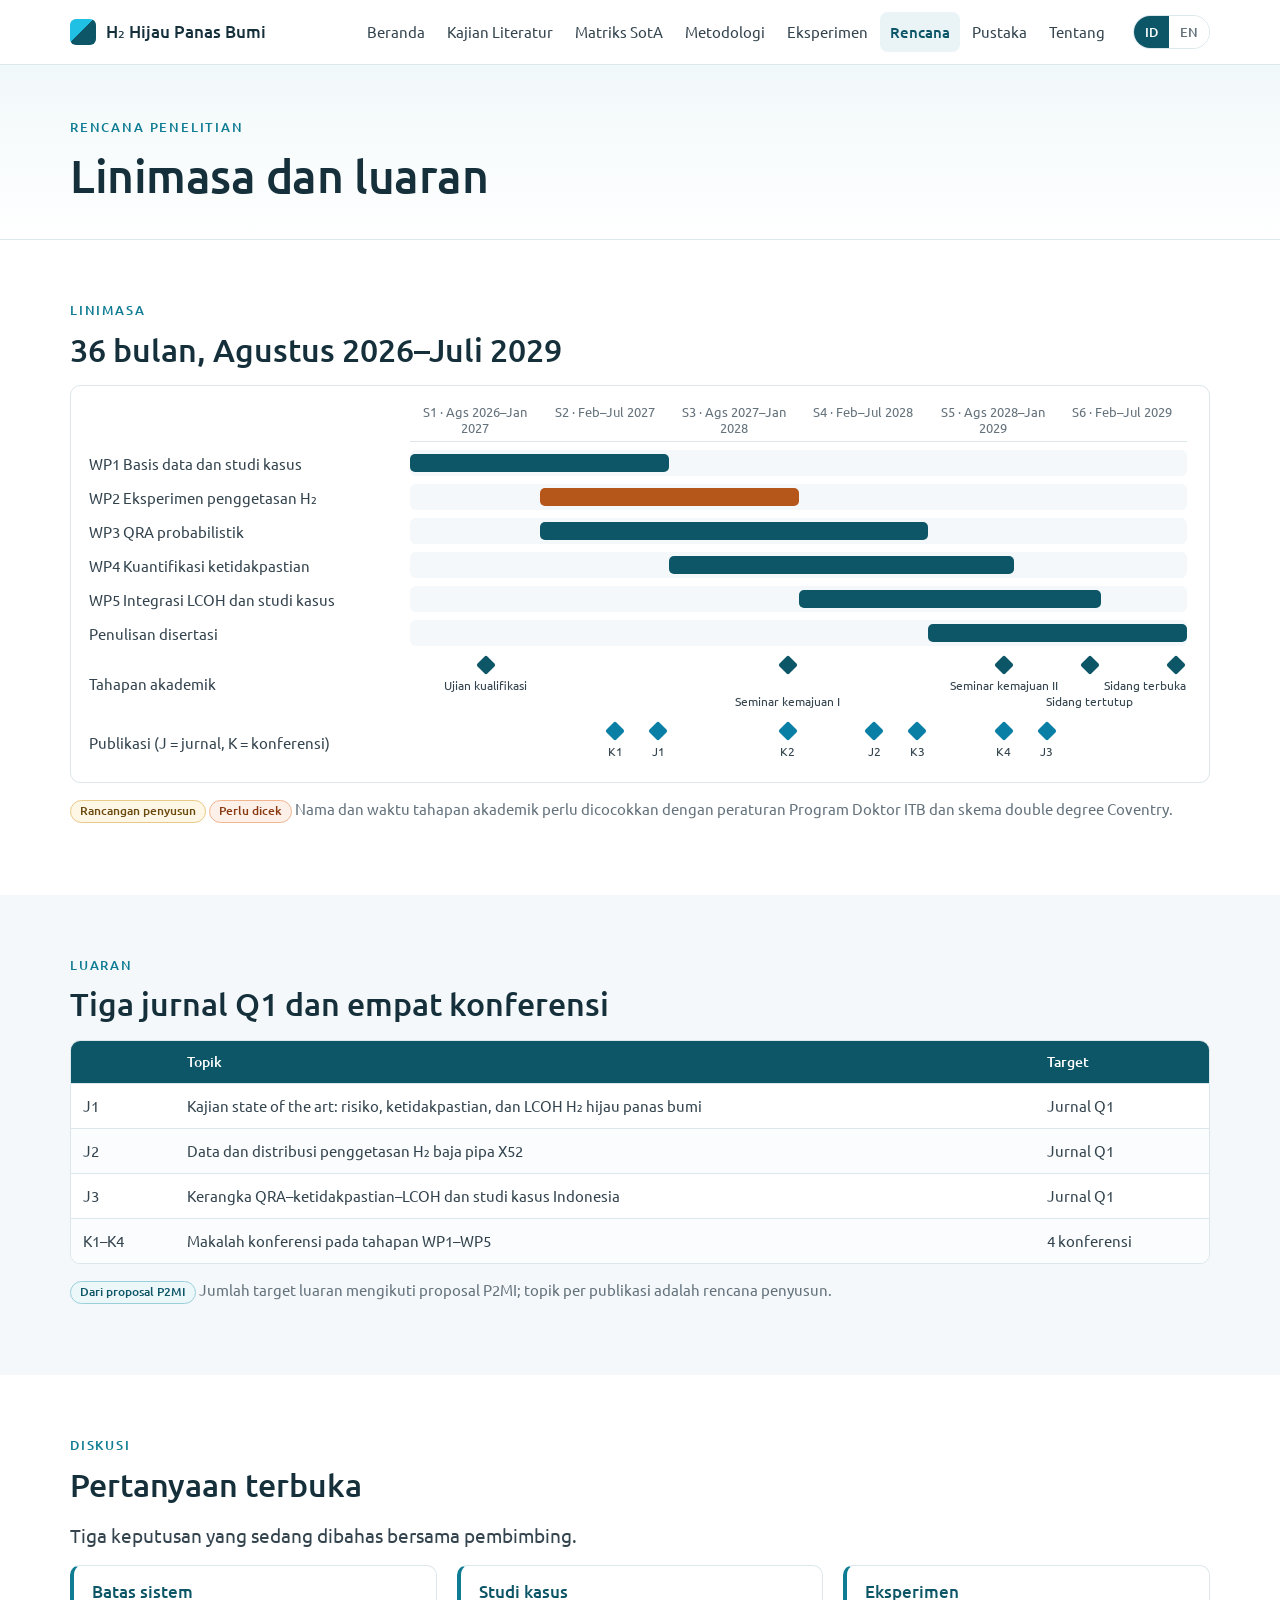
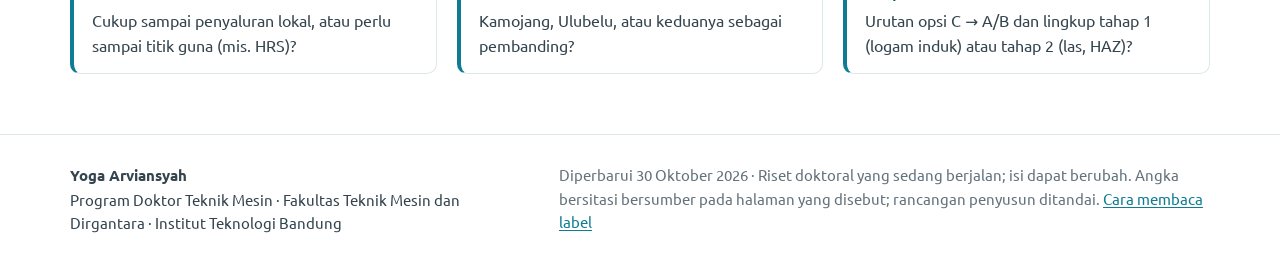
<file: rencana.html>
<!doctype html>
<html lang="id" data-lang="id" data-title-id="Rencana · H₂ Hijau Panas Bumi" data-title-en="Plan · Geothermal Green H₂">
<head>
<meta charset="utf-8">
<meta name="viewport" content="width=device-width, initial-scale=1">
<meta name="color-scheme" content="light only">
<title>Rencana · H₂ Hijau Panas Bumi</title>
<meta name="description" content="Linimasa penelitian dan target luaran.">
<meta property="og:title" content="Rencana · H₂ Hijau Panas Bumi">
<meta property="og:description" content="Linimasa penelitian dan target luaran.">
<meta property="og:type" content="website">
<link rel="icon" href="assets/img/favicon.svg" type="image/svg+xml">
<link rel="stylesheet" href="assets/css/style.css">
<script>(function(){var l='id';try{var q=new URLSearchParams(location.search).get('lang');l=q||localStorage.getItem('lang')||'id'}catch(e){}if(l!=='en')l='id';var d=document.documentElement;d.setAttribute('data-lang',l);d.lang=l;})();</script>
</head>
<body>
<a class="skip" href="#main"><span lang="id">Lompat ke isi</span><span lang="en">Skip to content</span></a>
<header class="topbar"><div class="wrap bar">
  <a class="brand" href="index.html"><span class="logo" aria-hidden="true"></span><span><span lang="id">H₂ Hijau Panas Bumi</span><span lang="en">Geothermal Green H₂</span></span></a>
  <button class="menu" aria-expanded="false" aria-controls="nav" aria-label="Menu"><span></span><span></span><span></span></button>
  <nav id="nav" aria-label="Navigasi utama"><a href="index.html"><span lang="id">Beranda</span><span lang="en">Home</span></a><a href="literatur.html"><span lang="id">Kajian Literatur</span><span lang="en">Literature</span></a><a href="matriks.html"><span lang="id">Matriks SotA</span><span lang="en">SotA Matrix</span></a><a href="metodologi.html"><span lang="id">Metodologi</span><span lang="en">Methodology</span></a><a href="eksperimen.html"><span lang="id">Eksperimen</span><span lang="en">Experiment</span></a><a href="rencana.html" aria-current="page"><span lang="id">Rencana</span><span lang="en">Plan</span></a><a href="pustaka.html"><span lang="id">Pustaka</span><span lang="en">References</span></a><a href="tentang.html"><span lang="id">Tentang</span><span lang="en">About</span></a></nav>
  <div class="langsw" role="group" aria-label="Bahasa / Language"><button data-l="id">ID</button><button data-l="en">EN</button></div>
</div></header>
<main id="main">
<div class="pagehead"><div class="wrap"><p class="kicker"><span lang="id">Rencana penelitian</span><span lang="en">Research plan</span></p><h1><span lang="id">Linimasa dan luaran</span><span lang="en">Timeline and outputs</span></h1></div></div><section class="sec " id="linimasa"><div class="wrap"><p class="kicker"><span lang="id">Linimasa</span><span lang="en">Timeline</span></p><h2><span lang="id">36 bulan, Agustus 2026–Juli 2029</span><span lang="en">36 months, August 2026–July 2029</span></h2><div class="gscroll"><div class="gantt wide"><div class="gl-lab gl-h"></div><div class="gl-head" style="grid-template-columns:repeat(36,1fr)"><div class="gh" style="grid-column:span 6"><span lang="id">S1 · Ags 2026–Jan 2027</span><span lang="en">S1 · Aug 2026–Jan 2027</span></div><div class="gh" style="grid-column:span 6"><span lang="id">S2 · Feb–Jul 2027</span><span lang="en">S2 · Feb–Jul 2027</span></div><div class="gh" style="grid-column:span 6"><span lang="id">S3 · Ags 2027–Jan 2028</span><span lang="en">S3 · Aug 2027–Jan 2028</span></div><div class="gh" style="grid-column:span 6"><span lang="id">S4 · Feb–Jul 2028</span><span lang="en">S4 · Feb–Jul 2028</span></div><div class="gh" style="grid-column:span 6"><span lang="id">S5 · Ags 2028–Jan 2029</span><span lang="en">S5 · Aug 2028–Jan 2029</span></div><div class="gh" style="grid-column:span 6"><span lang="id">S6 · Feb–Jul 2029</span><span lang="en">S6 · Feb–Jul 2029</span></div></div><div class="gl-lab"><span lang="id">WP1 Basis data dan studi kasus</span><span lang="en">WP1 Database and case studies</span></div><div class="gl-track" style="grid-template-columns:repeat(36,1fr)"><span class="gbar" style="grid-column:1 / span 12" title="WP1 Basis data dan studi kasus"></span></div><div class="gl-lab"><span lang="id">WP2 Eksperimen penggetasan H₂</span><span lang="en">WP2 H₂ embrittlement experiment</span></div><div class="gl-track" style="grid-template-columns:repeat(36,1fr)"><span class="gbar hl" style="grid-column:7 / span 12" title="WP2 Eksperimen penggetasan H₂"></span></div><div class="gl-lab"><span lang="id">WP3 QRA probabilistik</span><span lang="en">WP3 Probabilistic QRA</span></div><div class="gl-track" style="grid-template-columns:repeat(36,1fr)"><span class="gbar" style="grid-column:7 / span 18" title="WP3 QRA probabilistik"></span></div><div class="gl-lab"><span lang="id">WP4 Kuantifikasi ketidakpastian</span><span lang="en">WP4 Uncertainty quantification</span></div><div class="gl-track" style="grid-template-columns:repeat(36,1fr)"><span class="gbar" style="grid-column:13 / span 16" title="WP4 Kuantifikasi ketidakpastian"></span></div><div class="gl-lab"><span lang="id">WP5 Integrasi LCOH dan studi kasus</span><span lang="en">WP5 LCOH integration and case studies</span></div><div class="gl-track" style="grid-template-columns:repeat(36,1fr)"><span class="gbar" style="grid-column:19 / span 14" title="WP5 Integrasi LCOH dan studi kasus"></span></div><div class="gl-lab"><span lang="id">Penulisan disertasi</span><span lang="en">Dissertation writing</span></div><div class="gl-track" style="grid-template-columns:repeat(36,1fr)"><span class="gbar" style="grid-column:25 / span 12" title="Penulisan disertasi"></span></div><div class="gl-lab"><span lang="id">Tahapan akademik</span><span lang="en">Academic milestones</span></div><div class="gl-mk"><span class="gm" style="left:calc(9.72% - 7px);background:#0D5667" title="Ujian kualifikasi"></span><span class="gml" style="left:9.72%"><span lang="id">Ujian kualifikasi</span><span lang="en">Qualifying exam</span></span><span class="gm" style="left:calc(48.61% - 7px);background:#0D5667" title="Seminar kemajuan I"></span><span class="gml lo" style="left:48.61%"><span lang="id">Seminar kemajuan I</span><span lang="en">Progress seminar I</span></span><span class="gm" style="left:calc(76.39% - 7px);background:#0D5667" title="Seminar kemajuan II"></span><span class="gml" style="left:76.39%"><span lang="id">Seminar kemajuan II</span><span lang="en">Progress seminar II</span></span><span class="gm" style="left:calc(87.50% - 7px);background:#0D5667" title="Sidang tertutup"></span><span class="gml lo" style="left:87.50%"><span lang="id">Sidang tertutup</span><span lang="en">Closed defence</span></span><span class="gm" style="left:calc(98.61% - 7px);background:#0D5667" title="Sidang terbuka"></span><span class="gml end" style="left:98.61%"><span lang="id">Sidang terbuka</span><span lang="en">Public defence</span></span></div><div class="gl-lab"><span lang="id">Publikasi (J = jurnal, K = konferensi)</span><span lang="en">Publications (J = journal, K = conference)</span></div><div class="gl-mk"><span class="gm" style="left:calc(26.39% - 7px);background:#0A7FA6" title="K1"></span><span class="gml" style="left:26.39%">K1</span><span class="gm" style="left:calc(31.94% - 7px);background:#0A7FA6" title="J1"></span><span class="gml" style="left:31.94%">J1</span><span class="gm" style="left:calc(48.61% - 7px);background:#0A7FA6" title="K2"></span><span class="gml" style="left:48.61%">K2</span><span class="gm" style="left:calc(59.72% - 7px);background:#0A7FA6" title="J2"></span><span class="gml" style="left:59.72%">J2</span><span class="gm" style="left:calc(65.28% - 7px);background:#0A7FA6" title="K3"></span><span class="gml" style="left:65.28%">K3</span><span class="gm" style="left:calc(76.39% - 7px);background:#0A7FA6" title="K4"></span><span class="gml" style="left:76.39%">K4</span><span class="gm" style="left:calc(81.94% - 7px);background:#0A7FA6" title="J3"></span><span class="gml" style="left:81.94%">J3</span></div></div></div><p class="note"><span class="badge b-design"><span lang="id">Rancangan penyusun</span><span lang="en">Author's design</span></span> <span class="badge b-check"><span lang="id">Perlu dicek</span><span lang="en">To be checked</span></span> <span lang="id">Nama dan waktu tahapan akademik perlu dicocokkan dengan peraturan Program Doktor ITB dan skema double degree Coventry.</span><span lang="en">Names and timing of academic milestones must be checked against ITB doctoral regulations and the Coventry double-degree scheme.</span></p></div></section><section class="sec alt" id="luaran"><div class="wrap"><p class="kicker"><span lang="id">Luaran</span><span lang="en">Outputs</span></p><h2><span lang="id">Tiga jurnal Q1 dan empat konferensi</span><span lang="en">Three Q1 journals and four conferences</span></h2><div class="tbl "><table><thead><tr><th scope="col"></th><th scope="col"><span lang="id">Topik</span><span lang="en">Topic</span></th><th scope="col"><span lang="id">Target</span><span lang="en">Target</span></th></tr></thead><tbody><tr><td>J1</td><td><span lang="id">Kajian state of the art: risiko, ketidakpastian, dan LCOH H₂ hijau panas bumi</span><span lang="en">State-of-the-art review: risk, uncertainty, and LCOH of geothermal green H₂</span></td><td><span lang="id">Jurnal Q1</span><span lang="en">Q1 journal</span></td></tr><tr><td>J2</td><td><span lang="id">Data dan distribusi penggetasan H₂ baja pipa X52</span><span lang="en">Hydrogen embrittlement data and distributions for X52 pipeline steel</span></td><td><span lang="id">Jurnal Q1</span><span lang="en">Q1 journal</span></td></tr><tr><td>J3</td><td><span lang="id">Kerangka QRA–ketidakpastian–LCOH dan studi kasus Indonesia</span><span lang="en">QRA–uncertainty–LCOH framework and Indonesian case studies</span></td><td><span lang="id">Jurnal Q1</span><span lang="en">Q1 journal</span></td></tr><tr><td>K1–K4</td><td><span lang="id">Makalah konferensi pada tahapan WP1–WP5</span><span lang="en">Conference papers along WP1–WP5</span></td><td><span lang="id">4 konferensi</span><span lang="en">4 conferences</span></td></tr></tbody></table></div><p class="note"><span class="badge b-proposal"><span lang="id">Dari proposal P2MI</span><span lang="en">From P2MI proposal</span></span> <span lang="id">Jumlah target luaran mengikuti proposal P2MI; topik per publikasi adalah rencana penyusun.</span><span lang="en">The number of target outputs follows the P2MI proposal; topics per publication are the author’s plan.</span></p></div></section><section class="sec " id="masukan"><div class="wrap"><p class="kicker"><span lang="id">Diskusi</span><span lang="en">Discussion</span></p><h2><span lang="id">Pertanyaan terbuka</span><span lang="en">Open questions</span></h2><p lang="id" class="lead">Tiga keputusan yang sedang dibahas bersama pembimbing.</p><p lang="en" class="lead">Three decisions under discussion with the supervisors.</p><div class="g3"><div class="note-card"><h3><span lang="id">Batas sistem</span><span lang="en">System boundary</span></h3><p lang="id">Cukup sampai penyaluran lokal, atau perlu sampai titik guna (mis. HRS)?</p><p lang="en">Is local delivery sufficient, or should the boundary extend to the point of use (e.g., HRS)?</p></div><div class="note-card"><h3><span lang="id">Studi kasus</span><span lang="en">Case study</span></h3><p lang="id">Kamojang, Ulubelu, atau keduanya sebagai pembanding?</p><p lang="en">Kamojang, Ulubelu, or both as a comparison?</p></div><div class="note-card"><h3><span lang="id">Eksperimen</span><span lang="en">Experiment</span></h3><p lang="id">Urutan opsi C → A/B dan lingkup tahap 1 (logam induk) atau tahap 2 (las, HAZ)?</p><p lang="en">Sequence C → A/B, and stage 1 (base metal) or stage 2 (weld, HAZ) scope?</p></div></div></div></section>
</main>
<footer class="foot"><div class="wrap">
  <div><strong>Yoga Arviansyah</strong><br><span lang="id">Program Doktor Teknik Mesin · Fakultas Teknik Mesin dan Dirgantara · Institut Teknologi Bandung</span><span lang="en">Doctoral Program in Mechanical Engineering · Faculty of Mechanical and Aerospace Engineering · Institut Teknologi Bandung</span></div>
  <div class="muted"><span lang="id">Diperbarui 30 Oktober 2026</span><span lang="en">Updated 30 October 2026</span> · <span lang="id">Riset doktoral yang sedang berjalan; isi dapat berubah. Angka bersitasi bersumber pada halaman yang disebut; rancangan penyusun ditandai.</span><span lang="en">Ongoing doctoral research; content may change. Cited figures come from the stated pages; author designs are labelled.</span>
  <a href="tentang.html#label"><span lang="id">Cara membaca label</span><span lang="en">How to read labels</span></a></div>
</div></footer>

<script src="assets/js/site.js"></script>
</body>
</html>
</file>
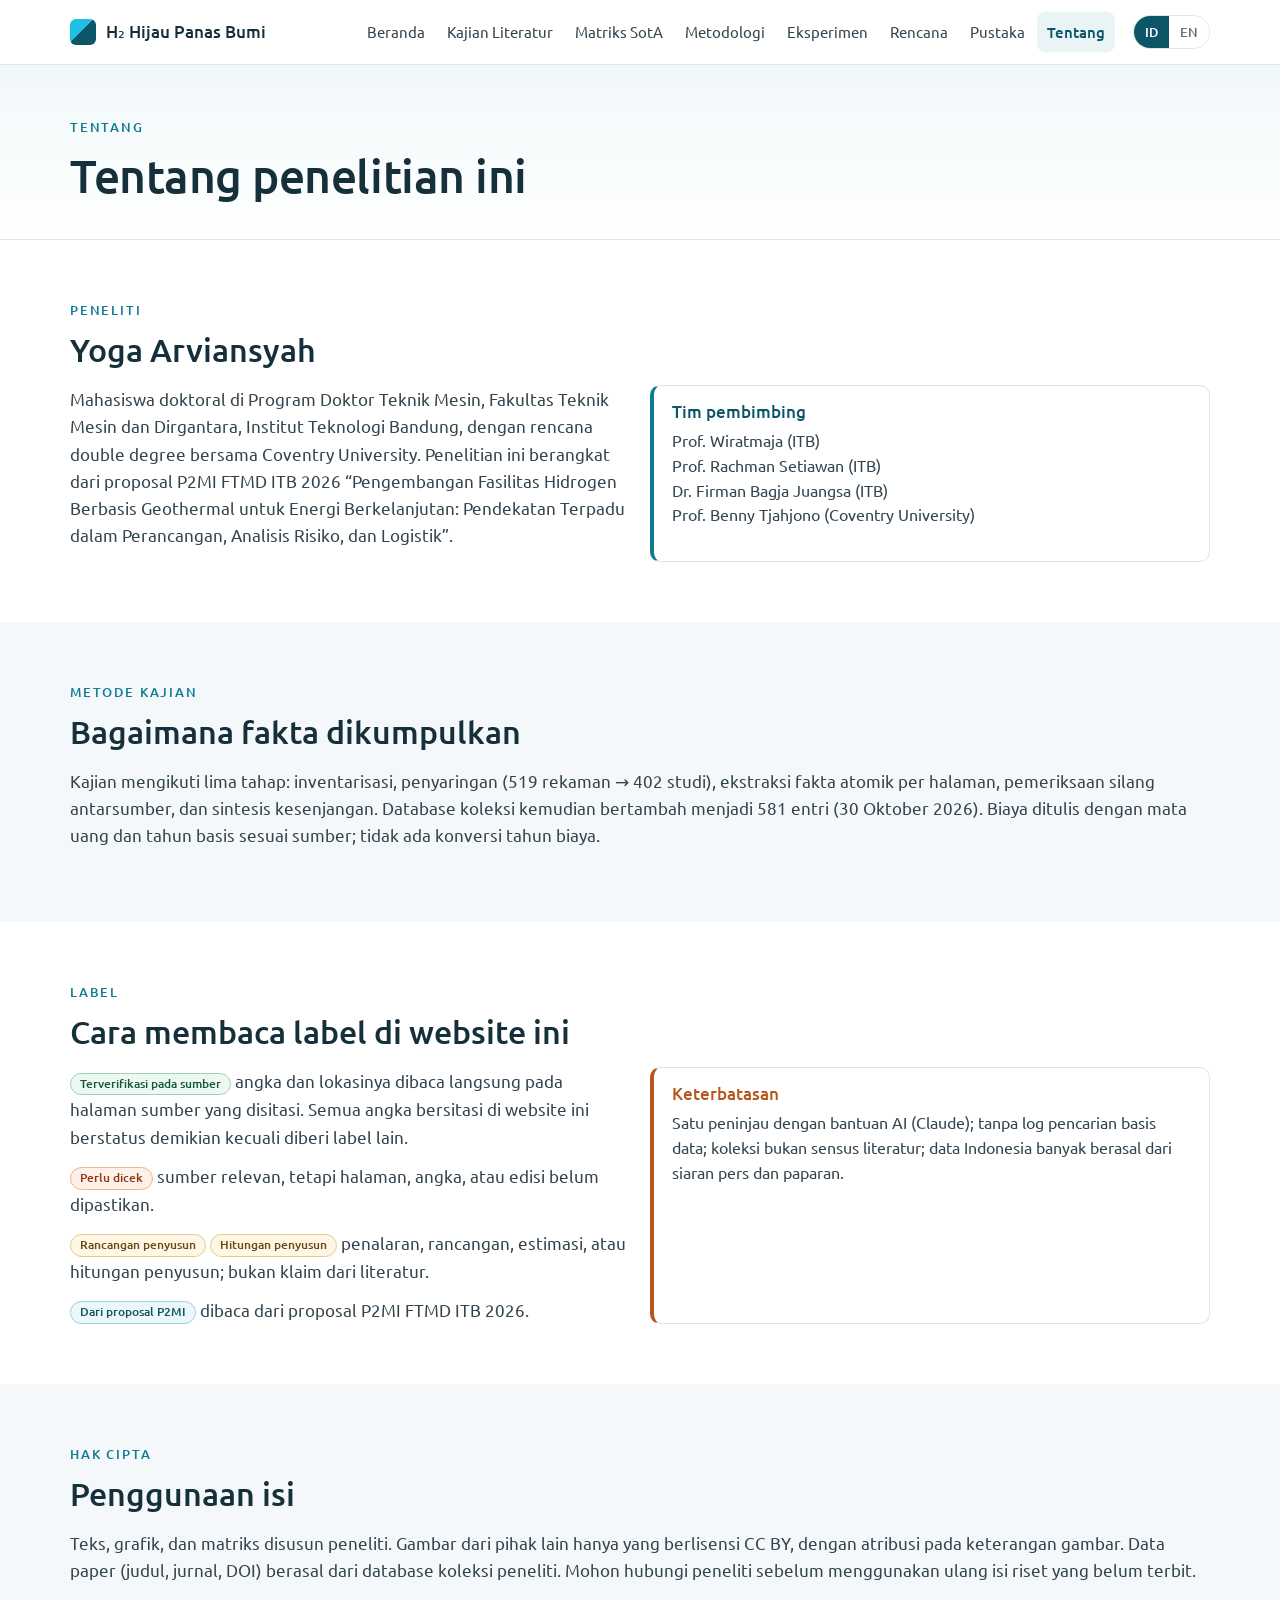
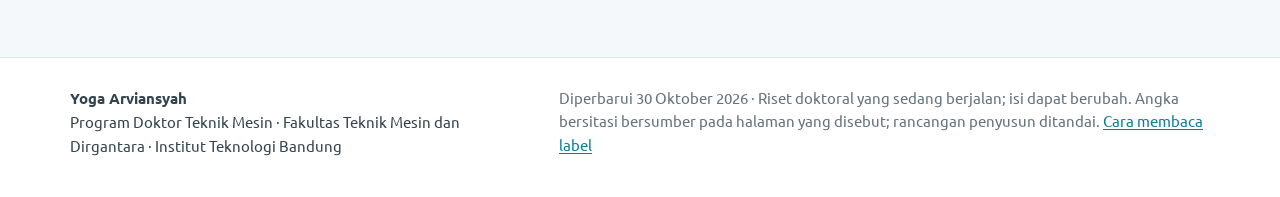
<file: tentang.html>
<!doctype html>
<html lang="id" data-lang="id" data-title-id="Tentang · H₂ Hijau Panas Bumi" data-title-en="About · Geothermal Green H₂">
<head>
<meta charset="utf-8">
<meta name="viewport" content="width=device-width, initial-scale=1">
<meta name="color-scheme" content="light only">
<title>Tentang · H₂ Hijau Panas Bumi</title>
<meta name="description" content="Tentang peneliti, metode kajian, dan label verifikasi.">
<meta property="og:title" content="Tentang · H₂ Hijau Panas Bumi">
<meta property="og:description" content="Tentang peneliti, metode kajian, dan label verifikasi.">
<meta property="og:type" content="website">
<link rel="icon" href="assets/img/favicon.svg" type="image/svg+xml">
<link rel="stylesheet" href="assets/css/style.css">
<script>(function(){var l='id';try{var q=new URLSearchParams(location.search).get('lang');l=q||localStorage.getItem('lang')||'id'}catch(e){}if(l!=='en')l='id';var d=document.documentElement;d.setAttribute('data-lang',l);d.lang=l;})();</script>
</head>
<body>
<a class="skip" href="#main"><span lang="id">Lompat ke isi</span><span lang="en">Skip to content</span></a>
<header class="topbar"><div class="wrap bar">
  <a class="brand" href="index.html"><span class="logo" aria-hidden="true"></span><span><span lang="id">H₂ Hijau Panas Bumi</span><span lang="en">Geothermal Green H₂</span></span></a>
  <button class="menu" aria-expanded="false" aria-controls="nav" aria-label="Menu"><span></span><span></span><span></span></button>
  <nav id="nav" aria-label="Navigasi utama"><a href="index.html"><span lang="id">Beranda</span><span lang="en">Home</span></a><a href="literatur.html"><span lang="id">Kajian Literatur</span><span lang="en">Literature</span></a><a href="matriks.html"><span lang="id">Matriks SotA</span><span lang="en">SotA Matrix</span></a><a href="metodologi.html"><span lang="id">Metodologi</span><span lang="en">Methodology</span></a><a href="eksperimen.html"><span lang="id">Eksperimen</span><span lang="en">Experiment</span></a><a href="rencana.html"><span lang="id">Rencana</span><span lang="en">Plan</span></a><a href="pustaka.html"><span lang="id">Pustaka</span><span lang="en">References</span></a><a href="tentang.html" aria-current="page"><span lang="id">Tentang</span><span lang="en">About</span></a></nav>
  <div class="langsw" role="group" aria-label="Bahasa / Language"><button data-l="id">ID</button><button data-l="en">EN</button></div>
</div></header>
<main id="main">
<div class="pagehead"><div class="wrap"><p class="kicker"><span lang="id">Tentang</span><span lang="en">About</span></p><h1><span lang="id">Tentang penelitian ini</span><span lang="en">About this research</span></h1></div></div><section class="sec " id="peneliti"><div class="wrap"><p class="kicker"><span lang="id">Peneliti</span><span lang="en">Researcher</span></p><h2><span lang="id">Yoga Arviansyah</span><span lang="en">Yoga Arviansyah</span></h2><div class="g2"><div><p lang="id">Mahasiswa doktoral di Program Doktor Teknik Mesin, Fakultas Teknik Mesin dan Dirgantara, Institut Teknologi Bandung, dengan rencana double degree bersama Coventry University. Penelitian ini berangkat dari proposal P2MI FTMD ITB 2026 “Pengembangan Fasilitas Hidrogen Berbasis Geothermal untuk Energi Berkelanjutan: Pendekatan Terpadu dalam Perancangan, Analisis Risiko, dan Logistik”.</p><p lang="en">Doctoral student in the Doctoral Program in Mechanical Engineering, Faculty of Mechanical and Aerospace Engineering, Institut Teknologi Bandung, with a planned double degree with Coventry University. The research builds on the 2026 FTMD ITB P2MI proposal “Development of Geothermal-Based Hydrogen Facilities for Sustainable Energy: An Integrated Approach to Design, Risk Analysis, and Logistics”.</p></div><div class="note-card"><h3><span lang="id">Tim pembimbing</span><span lang="en">Supervisory team</span></h3><p>Prof. Wiratmaja (ITB)<br>Prof. Rachman Setiawan (ITB)<br>Dr. Firman Bagja Juangsa (ITB)<br>Prof. Benny Tjahjono (Coventry University)</p></div></div></div></section><section class="sec alt" id="metode"><div class="wrap"><p class="kicker"><span lang="id">Metode kajian</span><span lang="en">Review method</span></p><h2><span lang="id">Bagaimana fakta dikumpulkan</span><span lang="en">How facts were collected</span></h2><p lang="id">Kajian mengikuti lima tahap: inventarisasi, penyaringan (519 rekaman → 402 studi), ekstraksi fakta atomik per halaman, pemeriksaan silang antarsumber, dan sintesis kesenjangan. Database koleksi kemudian bertambah menjadi 581 entri (30 Oktober 2026). Biaya ditulis dengan mata uang dan tahun basis sesuai sumber; tidak ada konversi tahun biaya.</p><p lang="en">The review follows five stages: inventory, screening (519 records → 402 studies), page-level atomic fact extraction, cross-checking between sources, and gap synthesis. The collection database later grew to 581 entries (30 October 2026). Costs are reported in the source currency and base year; no cost-year conversion is applied.</p></div></section><section class="sec " id="label"><div class="wrap"><p class="kicker"><span lang="id">Label</span><span lang="en">Labels</span></p><h2><span lang="id">Cara membaca label di website ini</span><span lang="en">How to read the labels on this site</span></h2><div class="g2"><ul class="lbls"><li><span class="badge b-verified"><span lang="id">Terverifikasi pada sumber</span><span lang="en">Verified at source</span></span> <span lang="id">angka dan lokasinya dibaca langsung pada halaman sumber yang disitasi. Semua angka bersitasi di website ini berstatus demikian kecuali diberi label lain.</span><span lang="en">the value and its location were read directly on the cited source page. All cited figures on this site have this status unless labelled otherwise.</span></li><li><span class="badge b-check"><span lang="id">Perlu dicek</span><span lang="en">To be checked</span></span> <span lang="id">sumber relevan, tetapi halaman, angka, atau edisi belum dipastikan.</span><span lang="en">the source is relevant, but the page, value, or edition is not yet confirmed.</span></li><li><span class="badge b-design"><span lang="id">Rancangan penyusun</span><span lang="en">Author's design</span></span> <span class="badge b-count"><span lang="id">Hitungan penyusun</span><span lang="en">Author's count</span></span> <span lang="id">penalaran, rancangan, estimasi, atau hitungan penyusun; bukan klaim dari literatur.</span><span lang="en">the author’s reasoning, design, estimate, or count; not a claim from the literature.</span></li><li><span class="badge b-proposal"><span lang="id">Dari proposal P2MI</span><span lang="en">From P2MI proposal</span></span> <span lang="id">dibaca dari proposal P2MI FTMD ITB 2026.</span><span lang="en">read from the 2026 FTMD ITB P2MI proposal.</span></li></ul><div class="note-card warn"><h3><span lang="id">Keterbatasan</span><span lang="en">Limitations</span></h3><p lang="id">Satu peninjau dengan bantuan AI (Claude); tanpa log pencarian basis data; koleksi bukan sensus literatur; data Indonesia banyak berasal dari siaran pers dan paparan.</p><p lang="en">A single reviewer assisted by AI (Claude); no database search log; the collection is not a census of the literature; much Indonesian data come from press releases and presentations.</p></div></div></div></section><section class="sec alt" id="hak"><div class="wrap"><p class="kicker"><span lang="id">Hak cipta</span><span lang="en">Copyright</span></p><h2><span lang="id">Penggunaan isi</span><span lang="en">Use of content</span></h2><p lang="id">Teks, grafik, dan matriks disusun peneliti. Gambar dari pihak lain hanya yang berlisensi CC BY, dengan atribusi pada keterangan gambar. Data paper (judul, jurnal, DOI) berasal dari database koleksi peneliti. Mohon hubungi peneliti sebelum menggunakan ulang isi riset yang belum terbit.</p><p lang="en">Text, charts, and matrices are prepared by the researcher. Third-party figures are limited to CC BY material, attributed in the captions. Paper metadata (title, journal, DOI) come from the researcher’s collection database. Please contact the researcher before reusing unpublished research content.</p></div></section>
</main>
<footer class="foot"><div class="wrap">
  <div><strong>Yoga Arviansyah</strong><br><span lang="id">Program Doktor Teknik Mesin · Fakultas Teknik Mesin dan Dirgantara · Institut Teknologi Bandung</span><span lang="en">Doctoral Program in Mechanical Engineering · Faculty of Mechanical and Aerospace Engineering · Institut Teknologi Bandung</span></div>
  <div class="muted"><span lang="id">Diperbarui 30 Oktober 2026</span><span lang="en">Updated 30 October 2026</span> · <span lang="id">Riset doktoral yang sedang berjalan; isi dapat berubah. Angka bersitasi bersumber pada halaman yang disebut; rancangan penyusun ditandai.</span><span lang="en">Ongoing doctoral research; content may change. Cited figures come from the stated pages; author designs are labelled.</span>
  <a href="tentang.html#label"><span lang="id">Cara membaca label</span><span lang="en">How to read labels</span></a></div>
</div></footer>

<script src="assets/js/site.js"></script>
</body>
</html>
</file>
<file: assets/css/style.css>
/* Website riset: hidrogen hijau berbasis panas bumi — tema terang */
@font-face{font-family:'Ubuntu';font-style:normal;font-weight:400;font-display:swap;src:url(../fonts/ubuntu-latin-400-normal.woff2) format('woff2');unicode-range:U+0000-00FF,U+0131,U+0152-0153,U+02BB-02BC,U+02C6,U+02DA,U+02DC,U+0304,U+0308,U+0329,U+2000-206F,U+20AC,U+2122,U+2191,U+2193,U+2212,U+2215,U+FEFF,U+FFFD}
@font-face{font-family:'Ubuntu';font-style:normal;font-weight:400;font-display:swap;src:url(../fonts/ubuntu-latin-ext-400-normal.woff2) format('woff2');unicode-range:U+0100-02BA,U+02BD-02C5,U+02C7-02CC,U+02CE-02D7,U+02DD-02FF,U+1D00-1DBF,U+1E00-1E9F,U+1EF2-1EFF,U+2020,U+20A0-20AB,U+20AD-20C0,U+2113,U+2C60-2C7F,U+A720-A7FF}
@font-face{font-family:'Ubuntu';font-style:normal;font-weight:500;font-display:swap;src:url(../fonts/ubuntu-latin-500-normal.woff2) format('woff2');unicode-range:U+0000-00FF,U+0131,U+0152-0153,U+02BB-02BC,U+02C6,U+02DA,U+02DC,U+0304,U+0308,U+0329,U+2000-206F,U+20AC,U+2122,U+2191,U+2193,U+2212,U+2215,U+FEFF,U+FFFD}
@font-face{font-family:'Ubuntu';font-style:normal;font-weight:500;font-display:swap;src:url(../fonts/ubuntu-latin-ext-500-normal.woff2) format('woff2');unicode-range:U+0100-02BA,U+02BD-02C5,U+02C7-02CC,U+02CE-02D7,U+02DD-02FF,U+1D00-1DBF,U+1E00-1E9F,U+1EF2-1EFF,U+2020,U+20A0-20AB,U+20AD-20C0,U+2113,U+2C60-2C7F,U+A720-A7FF}
@font-face{font-family:'Ubuntu';font-style:normal;font-weight:700;font-display:swap;src:url(../fonts/ubuntu-latin-700-normal.woff2) format('woff2');unicode-range:U+0000-00FF,U+0131,U+0152-0153,U+02BB-02BC,U+02C6,U+02DA,U+02DC,U+0304,U+0308,U+0329,U+2000-206F,U+20AC,U+2122,U+2191,U+2193,U+2212,U+2215,U+FEFF,U+FFFD}
@font-face{font-family:'Ubuntu';font-style:normal;font-weight:700;font-display:swap;src:url(../fonts/ubuntu-latin-ext-700-normal.woff2) format('woff2');unicode-range:U+0100-02BA,U+02BD-02C5,U+02C7-02CC,U+02CE-02D7,U+02DD-02FF,U+1D00-1DBF,U+1E00-1E9F,U+1EF2-1EFF,U+2020,U+20A0-20AB,U+20AD-20C0,U+2113,U+2C60-2C7F,U+A720-A7FF}
@font-face{font-family:'Ubuntu';font-style:italic;font-weight:400;font-display:swap;src:url(../fonts/ubuntu-latin-400-italic.woff2) format('woff2')}

:root{
  color-scheme:light;
  --bg:#FFFFFF; --alt:#F4F8FA; --alt2:#EAF4F7; --ink:#15303B; --txt:#34444E; --mut:#64727C; --line:#DCE7EC;
  --teal:#0F7C93; --teald:#0D5667; --acc:#20BFE4; --orange:#B5561A; --blue:#1F5FBF;
  --g:#1E9E57; --r:#D64541; --y:#E0A800; --b:#1F5FBF;
  --c1:#0A7FA6; --c2:#C2621B;
  --rad:10px; --shadow:0 1px 2px rgba(15,40,50,.06),0 6px 24px rgba(15,40,50,.06);
  --font:'Ubuntu',system-ui,-apple-system,'Segoe UI',Roboto,Arial,sans-serif;
}
html[data-lang="id"] [lang="en"]{display:none!important}
html[data-lang="en"] [lang="id"]{display:none!important}
*{box-sizing:border-box}
html{-webkit-text-size-adjust:100%;scroll-behavior:smooth;scroll-padding-top:80px}
body{margin:0;background:var(--bg);color:var(--txt);font:17px/1.6 var(--font)}
a{color:var(--teal);text-underline-offset:2px}
a:hover{color:var(--teald)}
img{max-width:100%;height:auto;display:block}
h1,h2,h3,h4{color:var(--ink);line-height:1.2;margin:0 0 .5em;font-weight:500}
h1{font-size:clamp(28px,4.2vw,46px);letter-spacing:-.01em}
h2{font-size:clamp(23px,2.8vw,32px)}
h3{font-size:19px}
h4{font-size:16px;margin-bottom:.3em}
p{margin:0 0 .8em}
.wrap{max-width:1180px;margin:0 auto;padding:0 20px}
.skip{position:absolute;left:-999px;top:8px;background:var(--teald);color:#fff;padding:8px 12px;z-index:100;border-radius:6px}
.skip:focus{left:8px}
.muted{color:var(--mut)} .small{font-size:14.5px}

/* bar navigasi */
.topbar{position:sticky;top:0;z-index:50;background:rgba(255,255,255,.94);backdrop-filter:saturate(160%) blur(8px);border-bottom:1px solid var(--line)}
.bar{display:flex;align-items:center;gap:18px;height:64px}
.brand{display:flex;align-items:center;gap:10px;font-weight:500;color:var(--ink);text-decoration:none;white-space:nowrap}
.logo{width:26px;height:26px;border-radius:6px;background:linear-gradient(135deg,var(--acc) 0 45%,var(--teald) 45% 100%);flex:none}
#nav{display:flex;gap:2px;margin-left:auto;flex-wrap:nowrap}
#nav a{color:var(--txt);text-decoration:none;font-size:15px;padding:8px 10px;border-radius:8px;white-space:nowrap}
#nav a:hover{background:var(--alt)}
#nav a[aria-current="page"]{color:var(--teald);background:var(--alt2);font-weight:500}
.langsw{display:flex;border:1px solid var(--line);border-radius:999px;overflow:hidden;flex:none}
.langsw button{font:inherit;font-size:13px;font-weight:500;border:0;background:#fff;color:var(--mut);padding:6px 11px;cursor:pointer}
html[data-lang="id"] .langsw [data-l="id"],html[data-lang="en"] .langsw [data-l="en"]{background:var(--teald);color:#fff}
.menu{display:none;margin-left:auto;width:42px;height:38px;border:1px solid var(--line);border-radius:8px;background:#fff;cursor:pointer;flex-direction:column;justify-content:center;gap:4px;padding:0 10px}
.menu span{display:block;height:2px;background:var(--ink);border-radius:2px}
:focus-visible{outline:2px solid var(--teal);outline-offset:2px}

/* hero dan kepala halaman */
.hero{background:linear-gradient(180deg,#F1F8FA 0%,#FFFFFF 100%);border-bottom:1px solid var(--line);position:relative;overflow:hidden}
.hero::before{content:"";position:absolute;right:-120px;top:-120px;width:420px;height:420px;border-radius:50%;background:radial-gradient(circle,rgba(32,191,228,.18),rgba(32,191,228,0) 70%)}
.hero-in{padding:72px 20px 64px;position:relative}
.hero h1{max-width:980px}
.hero-sub{font-size:clamp(17px,2vw,21px);color:var(--txt);max-width:820px}
.who{display:flex;flex-direction:column;gap:2px;margin:22px 0 26px;color:var(--mut);font-size:15px}
.who .name{color:var(--ink);font-weight:500;font-size:17px}
.cta{display:flex;flex-wrap:wrap;gap:12px}
.btn{display:inline-flex;align-items:center;gap:8px;font:inherit;font-size:15.5px;font-weight:500;text-decoration:none;border:1px solid var(--line);background:#fff;color:var(--ink);padding:11px 18px;border-radius:999px;cursor:pointer}
.btn:hover{border-color:var(--teal);color:var(--teald)}
.btn.pri{background:var(--teald);border-color:var(--teald);color:#fff}
.btn.pri:hover{background:#0A4654;color:#fff}
.btn.sm{font-size:14px;padding:7px 14px}
.pagehead{background:linear-gradient(180deg,#F1F8FA,#fff);border-bottom:1px solid var(--line)}
.pagehead .wrap{padding-top:52px;padding-bottom:36px}
.pagehead h1{max-width:900px;margin:0}
.kicker{font-size:13px;font-weight:500;letter-spacing:.14em;text-transform:uppercase;color:var(--teal);margin:0 0 10px}

/* seksi */
.sec{padding:60px 0}
.sec.alt{background:var(--alt)}
.lead{font-size:18.5px;max-width:840px;color:var(--txt)}
.note{font-size:14.5px;color:var(--mut);margin-top:14px}
.h3{font-size:19px;margin:6px 0 14px}
.g2,.g3,.g4{display:grid;gap:20px}
.g2{grid-template-columns:repeat(2,minmax(0,1fr))}
.g3{grid-template-columns:repeat(3,minmax(0,1fr))}
.g4{grid-template-columns:repeat(4,minmax(0,1fr))}
.split{display:grid;grid-template-columns:minmax(0,1.15fr) minmax(0,1fr);gap:28px;align-items:start}
.stack{display:flex;flex-direction:column;gap:14px}

/* kartu */
.stats{display:grid;grid-template-columns:repeat(5,minmax(0,1fr));gap:16px;margin-top:8px}
.stats.four{grid-template-columns:repeat(4,minmax(0,1fr));margin-top:20px}
.stat{background:#fff;border:1px solid var(--line);border-radius:var(--rad);padding:18px;box-shadow:var(--shadow)}
.stat .big{font-size:32px;font-weight:500;color:var(--teald);line-height:1.1;margin-bottom:8px}
.stat p{font-size:15px;margin:0 0 6px}
.src{font-size:12.5px!important;color:var(--mut)}
.pcard{background:#fff;border:1px solid var(--line);border-top:4px solid var(--teal);border-radius:var(--rad);padding:22px;box-shadow:var(--shadow)}
.pcard:nth-child(2){border-top-color:var(--orange)} .pcard:nth-child(2) .big{color:var(--orange)}
.pcard:nth-child(3){border-top-color:#3F6577} .pcard:nth-child(3) .big{color:#3F6577}
.pcard .big{font-size:38px;font-weight:500;color:var(--teal);line-height:1.1;margin:4px 0 10px}
.pcard p{font-size:15.5px}
.pcard hr{border:0;border-top:1px solid var(--line);margin:14px 0}
.callout{background:var(--alt2);border-left:4px solid var(--teal);border-radius:0 var(--rad) var(--rad) 0;padding:16px 20px;margin:20px 0 0}
.callout p{margin:0}
.callout.dark{background:var(--teald);border-left-color:var(--acc);color:#fff}
.callout.dark a{color:#CDEFF8}
.callout.warn{background:#FBF3EC;border-left-color:var(--orange)}
.note-card{background:#fff;border:1px solid var(--line);border-left:4px solid var(--teal);border-radius:var(--rad);padding:16px 18px}
.note-card.warn{border-left-color:var(--orange)} .note-card.warn h3{color:var(--orange)}
.note-card h3{font-size:16.5px;color:var(--teald);margin-bottom:6px}
.note-card p{font-size:15.5px;margin:0}
.tile{position:relative;display:block;background:#fff;border:1px solid var(--line);border-radius:var(--rad);padding:22px 22px 44px;text-decoration:none;color:var(--txt);box-shadow:var(--shadow);transition:transform .15s,border-color .15s}
.tile:hover{transform:translateY(-2px);border-color:var(--teal);color:var(--txt)}
.tile h3{color:var(--teald)}
.tile p{font-size:15.5px;margin:0}
.tile .arrow{position:absolute;right:20px;bottom:14px;color:var(--teal);font-size:20px}
.hero-num{display:flex;gap:32px;align-items:center;background:#fff;border:1px solid var(--line);border-radius:var(--rad);padding:28px;box-shadow:var(--shadow)}
.hero-num .huge{font-size:clamp(56px,9vw,104px);font-weight:500;color:var(--teald);line-height:1;margin:0;white-space:nowrap}
.hero-num p{font-size:17px}

/* daftar bernomor */
.rqlist{list-style:none;padding:0;margin:0;display:flex;flex-direction:column;gap:12px}
.rqlist li{display:flex;gap:14px;align-items:flex-start;background:#fff;border:1px solid var(--line);border-radius:var(--rad);padding:14px 16px}
.rqlist p{margin:0}
.tag{display:inline-block;flex:none;min-width:44px;text-align:center;background:var(--teald);color:#fff;font-size:13px;font-weight:500;border-radius:6px;padding:4px 8px}
.tag.blue{background:var(--blue)}

/* badge label */
.badge{display:inline-block;font-size:12px;font-weight:500;line-height:1.4;border-radius:999px;padding:2px 9px;border:1px solid;vertical-align:middle;white-space:nowrap}
.b-design,.b-count{color:#6B4A0F;border-color:#E8C987;background:#FFF7E6}
.b-check{color:#8A3A12;border-color:#F0B48E;background:#FDF0E8}
.b-verified{color:#145A37;border-color:#9ED3B5;background:#EEF8F2}
.b-proposal{color:#0D5667;border-color:#9BCFDC;background:#ECF7FA}
.lbls{list-style:none;padding:0;margin:0;display:flex;flex-direction:column;gap:12px}

/* tabel */
.tbl{overflow-x:auto;border:1px solid var(--line);border-radius:var(--rad);background:#fff;-webkit-overflow-scrolling:touch}
.tbl table{border-collapse:collapse;width:100%;font-size:15px;min-width:560px}
.tbl th{background:var(--teald);color:#fff;font-weight:500;text-align:left;padding:10px 12px;font-size:14px;vertical-align:bottom}
.tbl td{padding:10px 12px;border-top:1px solid var(--line);vertical-align:top}
.tbl tbody tr:nth-child(even){background:#FAFCFD}
.tbl .num{text-align:right;font-variant-numeric:tabular-nums}
.tbl.fit table{min-width:0}
.tbl th a,.tbl th a.cite{color:#CDEFF8}
a.cite{text-decoration:none;font-variant-numeric:tabular-nums}
a.cite:hover{text-decoration:underline}

/* corong alur */
.funnel{display:flex;flex-direction:column;align-items:center;gap:8px}
.fstep{display:flex;align-items:center;gap:16px;background:var(--teald);color:#fff;border-radius:10px;padding:12px 18px;min-height:58px}
.fstep:nth-child(1){background:#CDEBF3;color:var(--ink)} .fstep:nth-child(2){background:#9CD3E2;color:var(--ink)} .fstep:nth-child(3){background:#2D93AC}
.fstep:nth-child(4){background:#147A92} .fstep:nth-child(6){background:var(--orange)}
.fstep .fn{font-size:26px;font-weight:500;min-width:84px}
.fstep span{font-size:15px;line-height:1.35}
.flow{display:grid;grid-template-columns:repeat(5,minmax(0,1fr));gap:14px;margin-top:24px;counter-reset:f}
.fstep2{position:relative;background:#fff;border:1px solid var(--line);border-radius:var(--rad);padding:16px;box-shadow:var(--shadow)}
.fstep2:not(:last-child)::after{content:"→";position:absolute;right:-13px;top:50%;transform:translateY(-50%);color:var(--teal);font-size:18px;background:var(--bg);line-height:1}
.fstep2 h4{color:var(--teald)} .fstep2 p{font-size:14.5px;margin:0}

/* pilar */
.pillar{background:#fff;border:1px solid var(--line);border-radius:var(--rad);padding:20px;box-shadow:var(--shadow);display:flex;flex-direction:column}
.pillar header{display:flex;align-items:center;gap:12px;margin-bottom:12px}
.pillar header h3{margin:0}
.ptag{display:inline-flex;align-items:center;justify-content:center;min-width:38px;height:38px;border-radius:9px;background:var(--teald);color:#fff;font-weight:500}
.pillar dl{margin:0;display:grid;grid-template-columns:1fr;gap:4px}
.pillar dt{font-size:12.5px;font-weight:500;letter-spacing:.08em;text-transform:uppercase;margin-top:8px}
.pillar dd{margin:0;font-size:15px}
.k-ok{color:#1A7F4B} .k-mid{color:#9A6B00} .k-gap{color:#B23A36}
.pillar .more{margin-top:auto;padding-top:12px;font-size:14.5px;text-decoration:none}

/* grafik */
.fig{margin:0}
.fig figcaption{font-size:14px;color:var(--mut);margin-top:10px}
.fig img{border:1px solid var(--line);border-radius:var(--rad);background:#fff}
.chartbox{background:#fff;border:1px solid var(--line);border-radius:var(--rad);padding:14px 10px 6px;overflow-x:auto}
.chart{width:100%;min-width:560px;height:auto;display:block;font-family:var(--font)}
.chart .lb{font-size:13px;fill:var(--txt)} .chart .vl{font-size:13px;fill:var(--ink);font-weight:500} .chart .src{fill:var(--mut);font-weight:400}
.chart .tk{font-size:12px;fill:var(--mut)} .chart .ax{stroke:#B7C6CD;stroke-width:1} .chart .gl{stroke:#EDF2F4;stroke-width:1}
.chart .mk{outline:none} .chart .mk:hover rect[fill="transparent"],.chart .mk:focus rect[fill="transparent"]{fill:rgba(15,124,147,.06)}
.legend{display:flex;flex-wrap:wrap;gap:16px;font-size:14px;margin:0 0 10px;color:var(--txt)}
.legend .sw{display:inline-block;width:12px;height:12px;border-radius:3px;margin-right:6px;vertical-align:-1px}
.dview{margin-top:10px;font-size:14.5px}
.dview summary{cursor:pointer;color:var(--teal);margin-bottom:8px}

/* kerangka */
.frame3{display:grid;grid-template-columns:minmax(0,1fr) 34px minmax(0,1fr) 34px minmax(0,1fr);gap:8px;align-items:stretch}
.fcol{display:flex;flex-direction:column;gap:12px}
.fhead{font-size:13px;font-weight:500;letter-spacing:.14em;text-transform:uppercase;color:var(--teal);margin:0}
.farrow{display:flex;align-items:center;justify-content:center;color:var(--teal);font-size:26px}
.kb{background:#fff;border:1px solid var(--line);border-radius:var(--rad);padding:14px 16px;flex:1}
.kb h4{color:var(--teald)} .kb p{font-size:15px;margin:0}
.kb.dark{background:var(--teald);border-color:var(--teald)} .kb.dark h4{color:#CDEFF8} .kb.dark p{color:#fff}

/* rumus */
.formula{background:#fff;border:1px solid var(--line);border-left:4px solid var(--teal);border-radius:var(--rad);padding:18px 20px;overflow-x:auto}
.formula.blue{border-left-color:var(--blue)}
.formula .fl{font-size:13px;font-weight:500;letter-spacing:.12em;text-transform:uppercase;color:var(--teal);margin-bottom:8px}
.formula math{font-size:1.25em;margin:10px 0;max-width:100%;overflow-x:auto}
.g2>*,.split>*{min-width:0}
.steps3{display:grid;grid-template-columns:repeat(3,minmax(0,1fr));gap:16px;margin-top:20px}
.steps3>div{background:var(--alt);border-radius:var(--rad);padding:16px;display:flex;gap:12px;align-items:flex-start}
.steps3 p{margin:0;font-size:15.5px}
.num{flex:none;display:inline-flex;align-items:center;justify-content:center;width:30px;height:30px;border-radius:50%;background:var(--teald);color:#fff;font-weight:500;font-size:14px}

/* gantt */
.gscroll{overflow-x:auto;border:1px solid var(--line);border-radius:var(--rad);background:#fff;-webkit-overflow-scrolling:touch}
.gantt{display:grid;grid-template-columns:minmax(200px,28%) 1fr;gap:8px 14px;align-items:center;padding:18px 22px 18px 18px;min-width:760px}
.gantt.wide{min-width:900px}
.gl-head{display:grid;gap:0;border-bottom:1px solid var(--line);padding-bottom:6px}
.gh{font-size:12.5px;color:var(--mut);text-align:center;line-height:1.25}
.gl-lab{font-size:14.5px;color:var(--txt)}
.gl-track{display:grid;height:26px;background:var(--alt);border-radius:6px;align-items:center}
.gbar{height:18px;border-radius:5px;background:var(--teald)} .gbar.hl{background:var(--orange)}
.gl-mk{position:relative;height:44px}
.gm{position:absolute;top:4px;width:14px;height:14px;transform:rotate(45deg);border-radius:2px}
.gml{position:absolute;top:22px;transform:translateX(-50%);font-size:11.5px;color:var(--txt);white-space:nowrap}
.gml.lo{top:38px}
.gml.end{transform:translateX(-88%)}
.gl-mk:has(.gml.lo){height:58px}

/* matriks */
.mlegend{list-style:none;padding:0;margin:0 0 14px;display:flex;flex-wrap:wrap;gap:8px 22px;font-size:15px}
.mlegend li{display:flex;align-items:center;gap:8px}
.m{display:inline-block;width:14px;height:14px;flex:none}
.m-G{background:var(--g);border-radius:50%}
.m-R{border:3px solid var(--r);border-radius:50%;background:#fff}
.m-Y{background:var(--y);border-radius:2px}
.m-B{background:var(--b);border-radius:2px;transform:rotate(45deg) scale(.85)}
.mtools{display:flex;flex-wrap:wrap;gap:10px;align-items:center;margin-bottom:14px}
.tabs{display:flex;flex-wrap:wrap;gap:6px;flex:1}
.tab{font:inherit;font-size:14px;border:1px solid var(--line);background:#fff;color:var(--txt);padding:6px 13px;border-radius:999px;cursor:pointer}
.tab[aria-selected="true"]{background:var(--teald);border-color:var(--teald);color:#fff}
.mmsg{background:#fff;border-left:4px solid var(--teal);border-radius:0 var(--rad) var(--rad) 0;padding:12px 16px;margin-bottom:12px;font-size:15.5px}
.mtbl{overflow-x:auto;border:1px solid var(--line);border-radius:var(--rad);background:#fff}
.mtbl table{border-collapse:collapse;width:100%;min-width:760px;font-size:14px}
.mtbl th{background:var(--teald);color:#fff;font-weight:500;font-size:12.5px;line-height:1.25;padding:9px 6px;text-align:center;vertical-align:bottom;min-width:76px;cursor:help}
.mtbl th:first-child{text-align:left;min-width:220px;position:sticky;left:0;z-index:2;cursor:default}
.mtbl td{border-top:1px solid var(--line);padding:7px 6px;text-align:center;vertical-align:middle}
.mtbl td:first-child{text-align:left;position:sticky;left:0;background:#fff;z-index:1}
.mtbl tbody tr:nth-child(even) td{background:#FAFCFD}
.mtbl tr.dis td{background:#E5F3F7!important;font-weight:500}
.mtbl tr.sum td{background:#fff!important;font-size:13px;color:var(--mut);border-top:2px solid var(--line)}
.mtbl tr.sum td.low{color:var(--r);font-weight:700}
.mtbl .paper a,.mtbl .paper span{font-weight:500;color:var(--ink);text-decoration:none}
.mtbl .paper a:hover{text-decoration:underline}
.mtbl .paper small{display:-webkit-box;-webkit-line-clamp:2;-webkit-box-orient:vertical;overflow:hidden;color:var(--mut);font-size:12px;line-height:1.3;max-width:320px}
.cell{display:inline-block;width:16px;height:16px}
.txtmode .cell{width:auto;height:auto;transform:none!important;border:0!important;border-radius:4px!important;font-size:11.5px;font-weight:700;color:#fff;padding:1px 6px}
.txtmode .cell.m-R{background:var(--r)}
.txtmode .cell.m-Y{color:#2B2200}
.cell .tx{display:none} .txtmode .cell .tx{display:inline}
.chip{display:inline-block;margin:2px 4px 2px 0;padding:2px 9px;border-radius:999px;font-size:13px;background:var(--alt2);color:var(--ink)}
.chip.b{background:var(--blue);color:#fff}

/* pustaka */
.search{display:flex;flex-wrap:wrap;align-items:center;gap:10px;margin-bottom:24px}
.search label{width:100%;font-size:14.5px;color:var(--mut)}
.search input{font:inherit;font-size:16px;flex:1;min-width:220px;max-width:560px;padding:11px 14px;border:1px solid var(--line);border-radius:10px;background:#fff;color:var(--ink)}
.refs{list-style:none;padding:0;margin:0 0 32px;display:flex;flex-direction:column;gap:8px}
.ref{display:flex;gap:12px;background:#fff;border:1px solid var(--line);border-radius:8px;padding:10px 14px;font-size:14.5px;line-height:1.5}
.ref:target{border-color:var(--teal);box-shadow:0 0 0 3px rgba(15,124,147,.15)}
.rk{flex:none;min-width:64px;font-weight:500;color:var(--teald)}
.rt{overflow-wrap:anywhere}
.dl{display:inline-flex;gap:14px;align-items:center;background:#fff;border:1px solid var(--line);border-radius:var(--rad);padding:14px 18px;text-decoration:none;color:var(--txt);box-shadow:var(--shadow)}
.dl:hover{border-color:var(--teal);color:var(--txt)}
.dl .ext{background:#1E7145;color:#fff;font-size:12px;font-weight:700;border-radius:6px;padding:6px 8px}

/* footer */
.foot{border-top:1px solid var(--line);padding:28px 0 40px;font-size:14.5px;background:#fff}
.foot .wrap{display:grid;grid-template-columns:1fr 1.4fr;gap:24px}

/* responsif */
@media (max-width:1080px){
  #nav a{padding:8px 7px;font-size:14px}
}
@media (max-width:960px){
  .menu{display:flex}
  #nav{display:none;position:absolute;top:64px;left:0;right:0;flex-direction:column;background:#fff;border-bottom:1px solid var(--line);padding:8px 16px 14px;box-shadow:0 10px 24px rgba(15,40,50,.08)}
  #nav.open{display:flex}
  #nav a{font-size:16px;padding:12px 10px}
  .langsw{margin-left:0}
  .stats{grid-template-columns:repeat(2,minmax(0,1fr))}
  .stats.four{grid-template-columns:repeat(2,minmax(0,1fr))}
  .g3,.g4{grid-template-columns:repeat(2,minmax(0,1fr))}
  .split{grid-template-columns:minmax(0,1fr)}
  .flow{grid-template-columns:1fr 1fr}
  .fstep2::after{display:none}
  .frame3{grid-template-columns:1fr}
  .farrow{transform:rotate(90deg);height:26px}
  .steps3{grid-template-columns:1fr}
}
@media (max-width:640px){
  body{font-size:16px}
  .sec{padding:44px 0}
  .g2,.g3,.g4,.stats,.stats.four,.flow{grid-template-columns:minmax(0,1fr)}
  .g2>*,.g3>*,.g4>*,.split>*{min-width:0}
  .hero-in{padding:48px 20px 44px}
  .hero-num{flex-direction:column;align-items:flex-start;gap:12px}
  .foot .wrap{grid-template-columns:1fr}
  .mtbl th:first-child{min-width:150px}
  .mtbl .paper small{display:none}
  .fstep .fn{min-width:64px;font-size:22px}
  .fstep{width:100%!important}
}
@media print{
  .topbar,.menu,.langsw,.mtools,.skip{display:none!important}
  .sec{padding:24px 0;break-inside:avoid}
  a{color:inherit}
}
</file>
